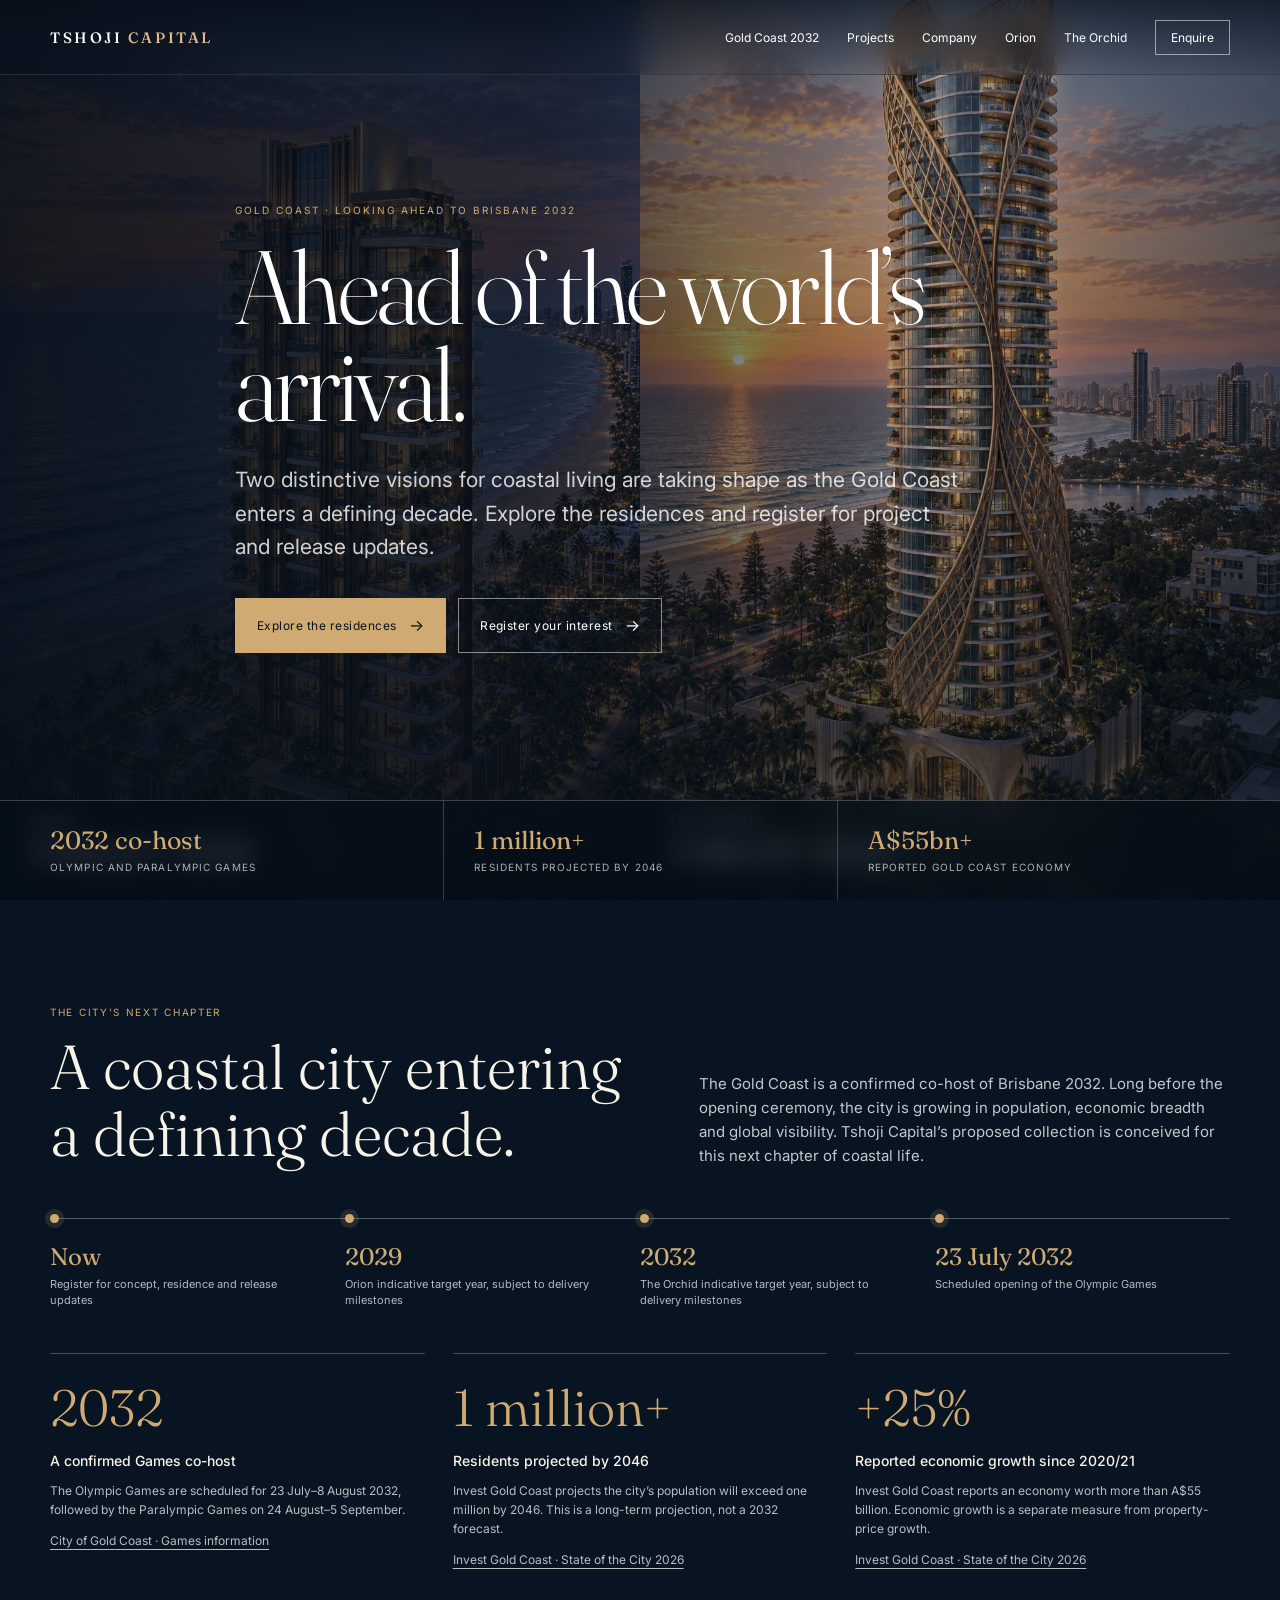
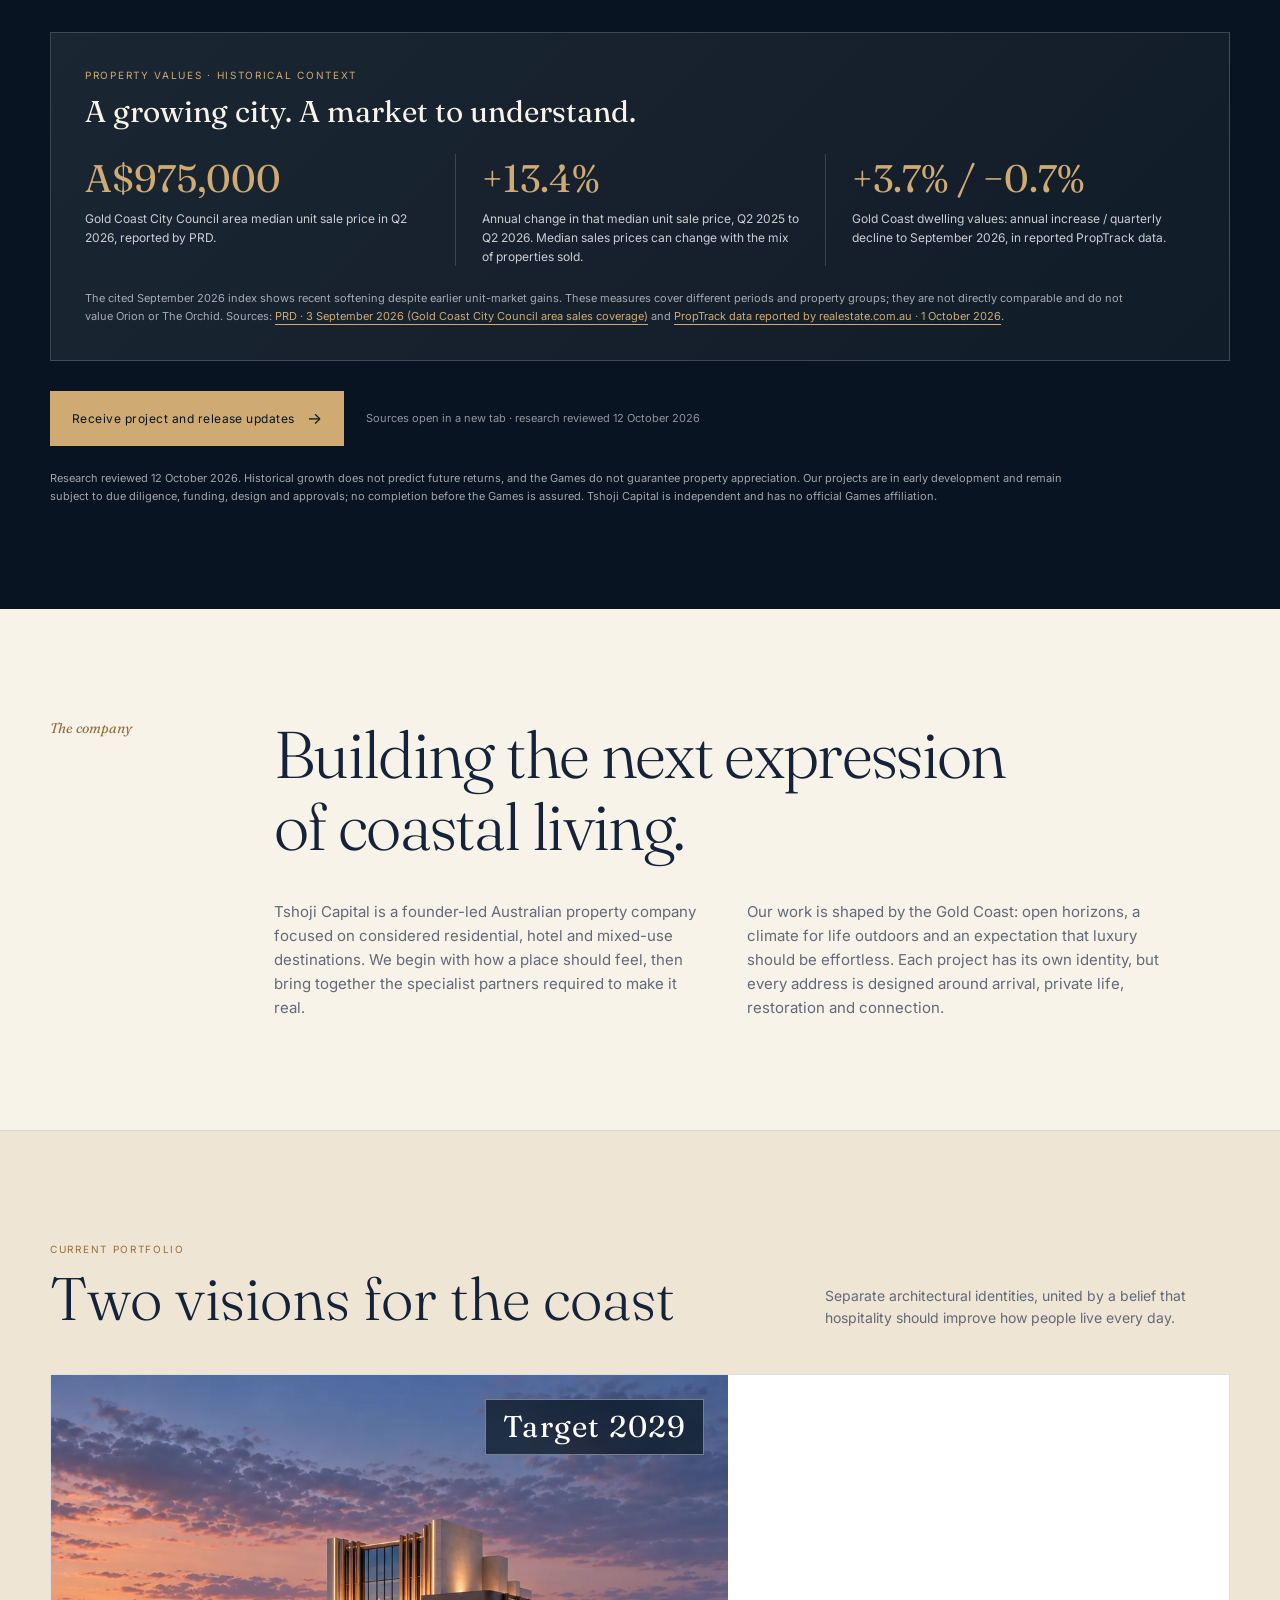
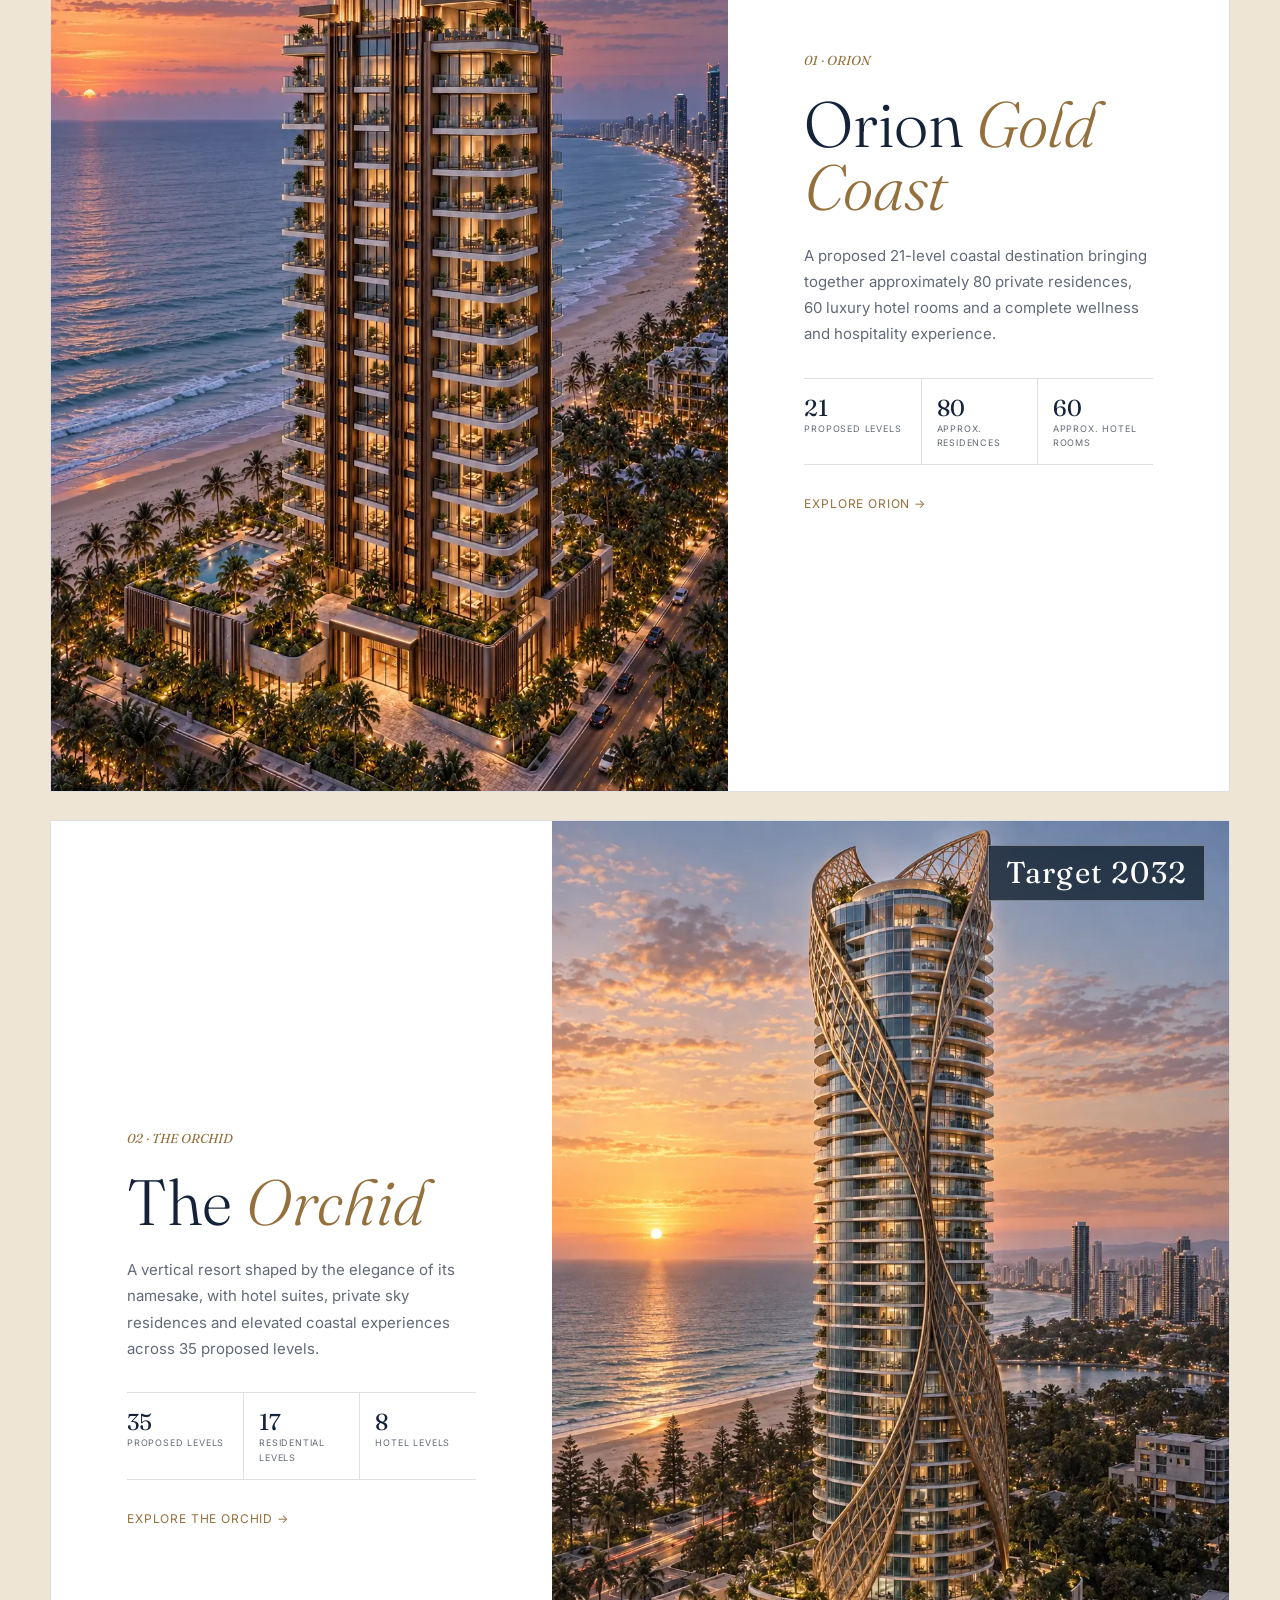
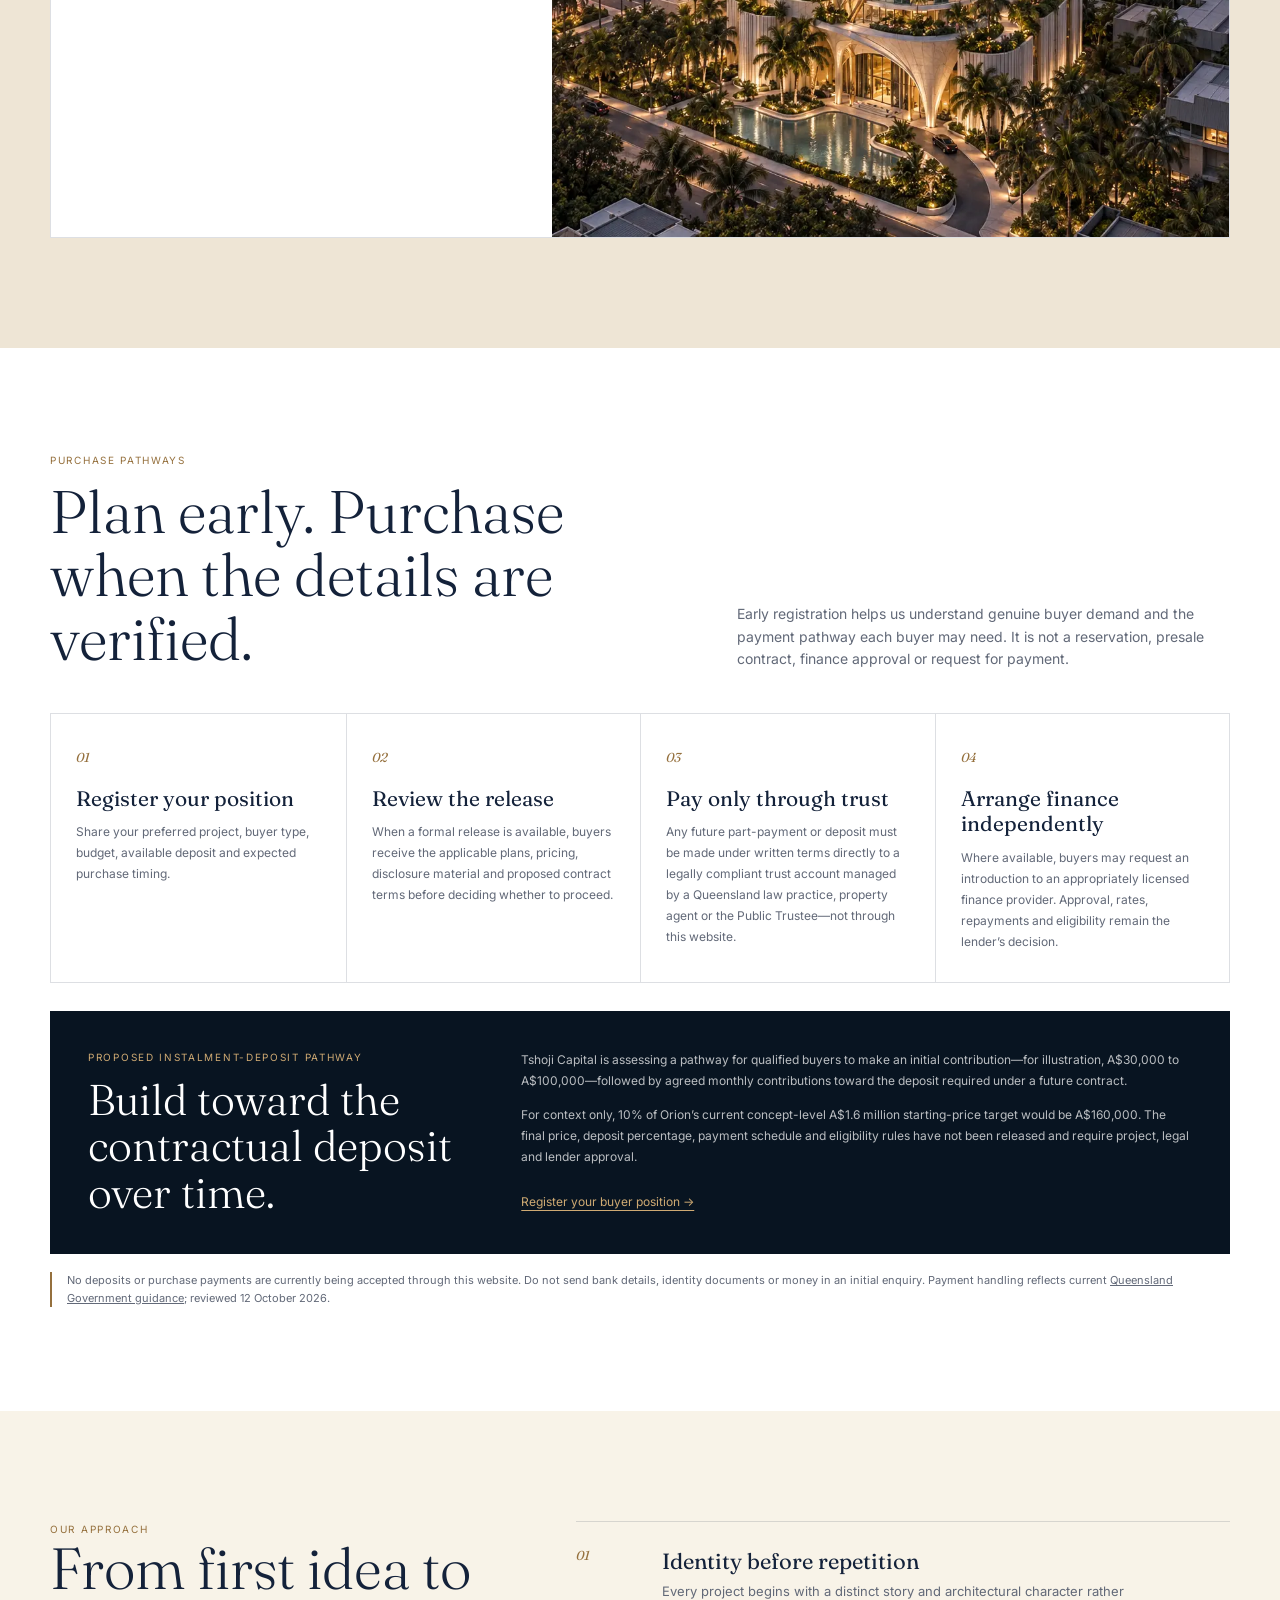
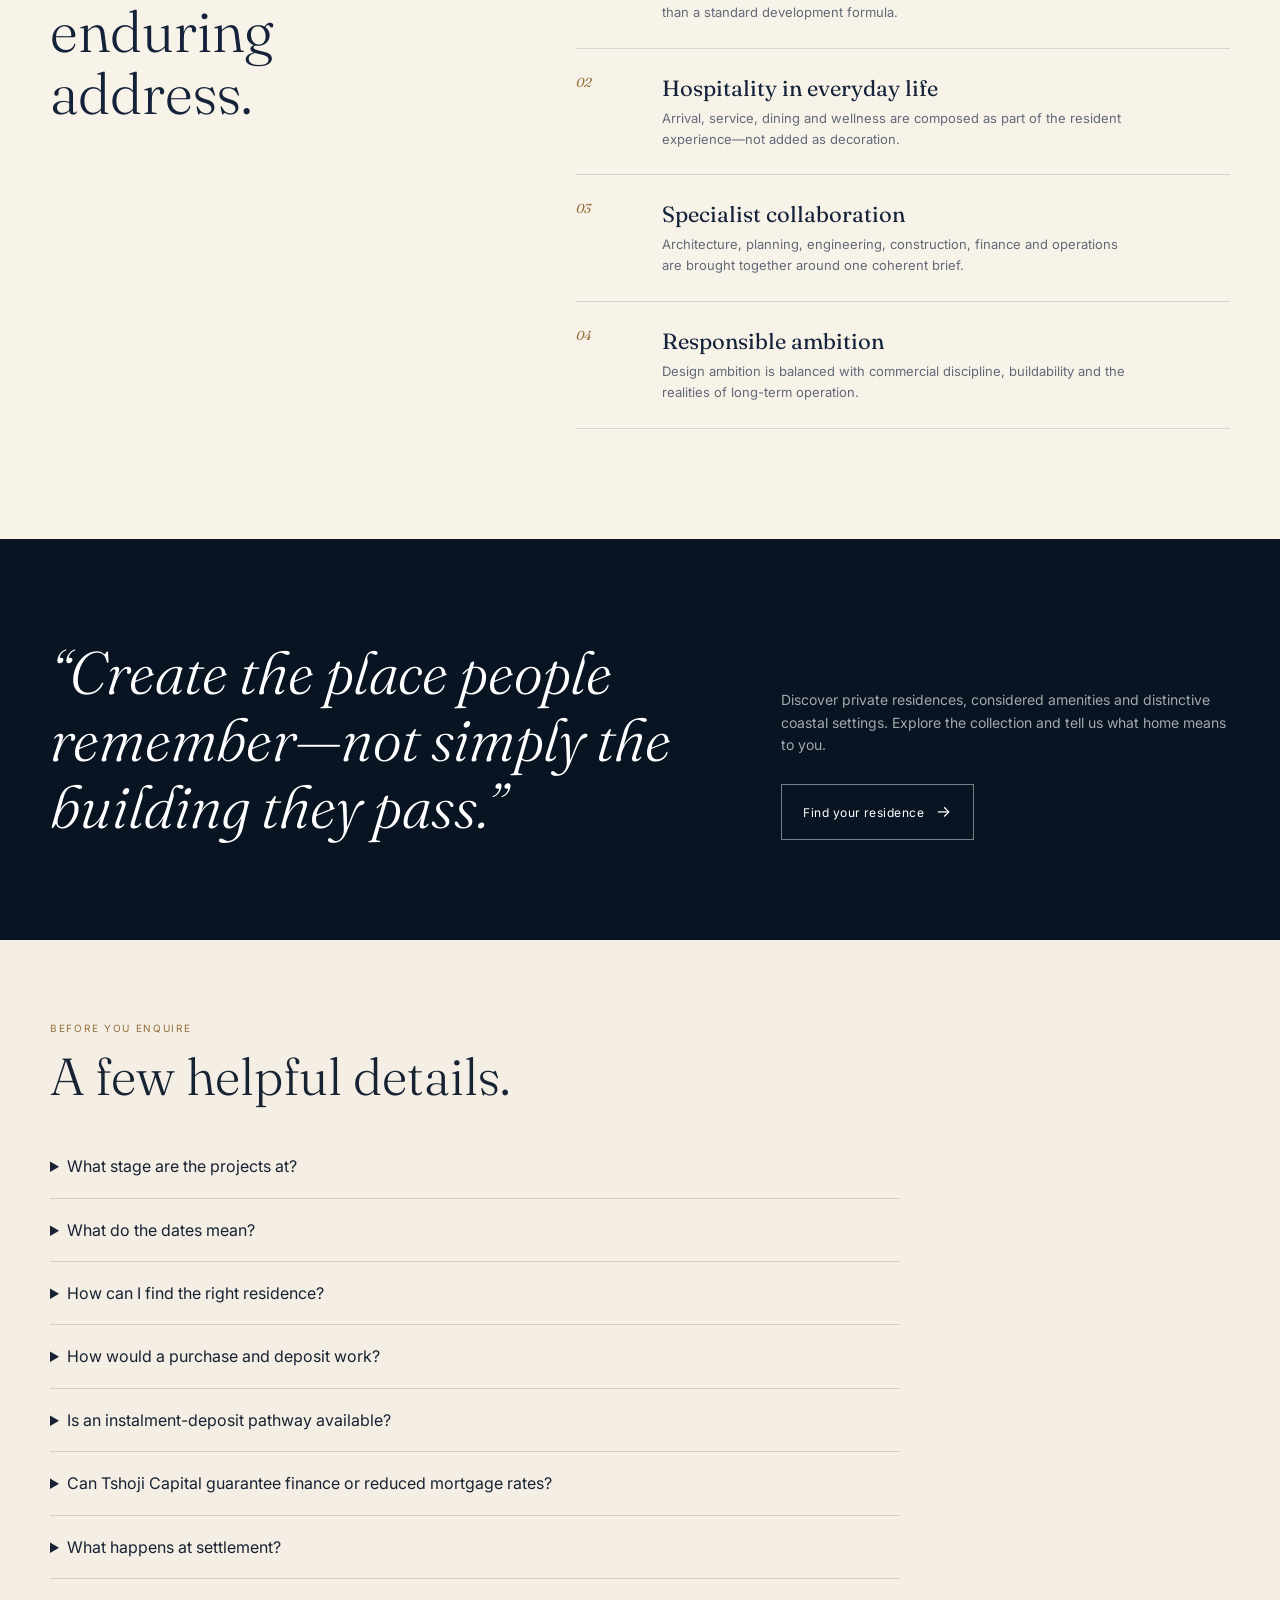
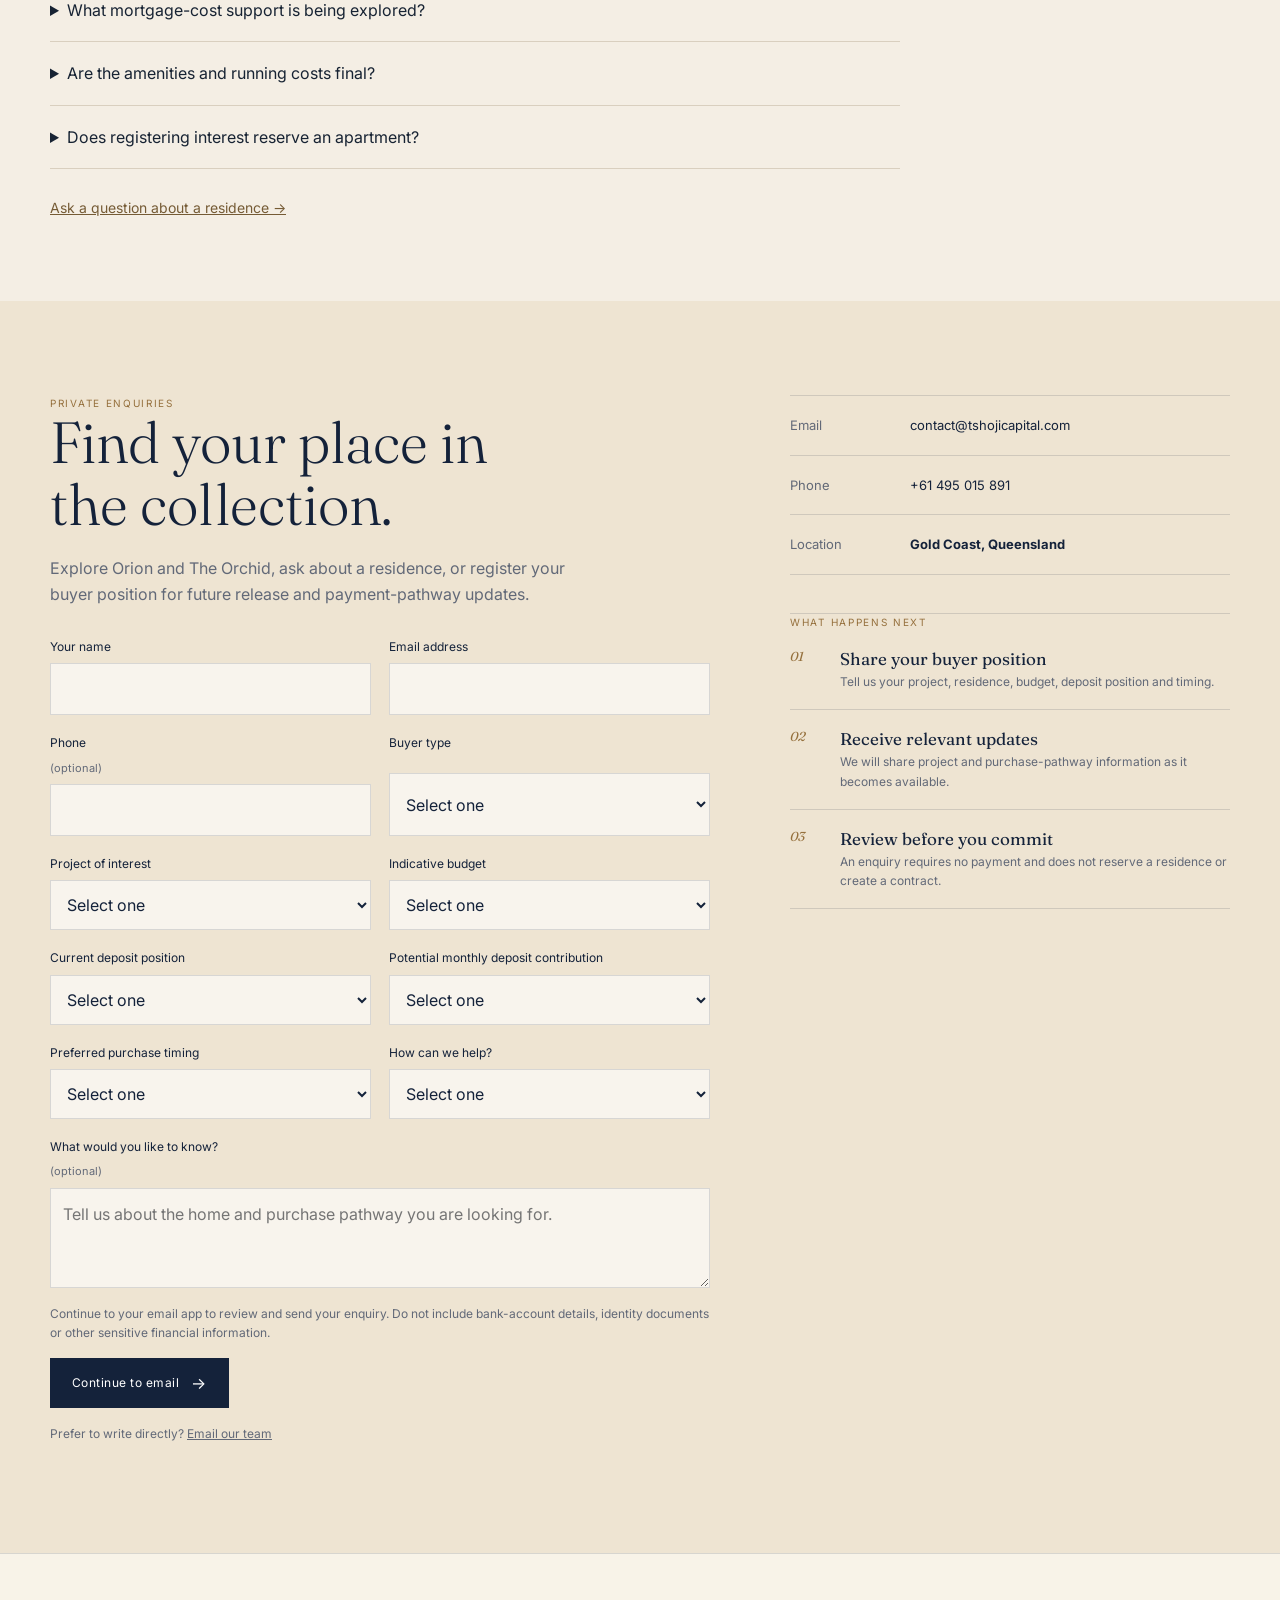
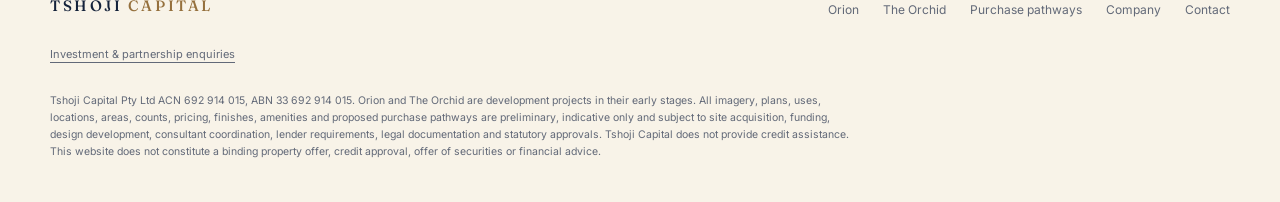
<file: index.html>
<!DOCTYPE html>
<html lang="en">
<head>
  <meta charset="UTF-8"><meta name="viewport" content="width=device-width, initial-scale=1.0">
  <title>Tshoji Capital — Distinctive Gold Coast Developments</title>
  <meta name="description" content="Explore proposed Gold Coast residences by Tshoji Capital ahead of Brisbane 2032. Discover Orion, The Orchid and sourced city and property market insights.">
  <link rel="preconnect" href="https://fonts.googleapis.com"><link rel="preconnect" href="https://fonts.gstatic.com" crossorigin><link href="https://fonts.googleapis.com/css2?family=Fraunces:ital,opsz,wght@0,9..144,300;0,9..144,400;0,9..144,500;1,9..144,400&family=Inter:wght@400;500;600&display=swap" rel="stylesheet">
  <style>
    :root{--ivory:#f8f3e8;--sand:#eee4d2;--ink:#14223a;--navy:#081421;--muted:#626978;--gold:#95703d;--gold-light:#cfaa73;--line:rgba(20,34,58,.14);--display:'Fraunces',Georgia,serif;--body:'Inter',sans-serif}
    *{box-sizing:border-box;margin:0;padding:0}html{scroll-behavior:smooth}body{background:var(--ivory);color:var(--ink);font-family:var(--body);line-height:1.6;-webkit-font-smoothing:antialiased}img{display:block;width:100%}a{color:inherit}.wrap{width:min(1180px,calc(100% - 48px));margin:auto}
    .nav{position:fixed;inset:0 0 auto;z-index:40;background:rgba(248,243,232,.9);backdrop-filter:blur(14px);border-bottom:1px solid var(--line)}.nav-inner{height:74px;display:flex;align-items:center;justify-content:space-between;gap:28px}.brand{font:500 15px var(--display);letter-spacing:.17em;text-decoration:none}.brand span{color:var(--gold)}.nav-links{display:flex;align-items:center;gap:28px;list-style:none}.nav-links a{font-size:12px;text-decoration:none;color:var(--muted)}.nav-cta{border:1px solid rgba(20,34,58,.3);padding:9px 15px!important;color:var(--ink)!important}
    .hero{min-height:100vh;background:var(--navy);color:#fff;position:relative;overflow:hidden;display:flex;align-items:center}.hero-media{position:absolute;inset:0;display:grid;grid-template-columns:1fr 1fr}.hero-media figure{position:relative;overflow:hidden}.hero-media img{height:100%;object-fit:cover}.hero-media figure:first-child img{object-position:center 25%}.hero-media::after{content:"";position:absolute;inset:0;background:linear-gradient(90deg,rgba(6,15,26,.94) 0%,rgba(6,15,26,.76) 42%,rgba(6,15,26,.3) 73%,rgba(6,15,26,.53)),linear-gradient(0deg,rgba(6,15,26,.78),transparent 48%)}.hero-copy{position:relative;z-index:2;padding:140px 0 185px;max-width:810px}.eyebrow{text-transform:uppercase;letter-spacing:.2em;font-size:10px;color:var(--gold-light);margin-bottom:20px}h1{font:300 clamp(52px,8.3vw,104px)/.94 var(--display);letter-spacing:-.035em}.hero-copy p{font-size:clamp(16px,2vw,21px);max-width:56ch;color:rgba(255,255,255,.8);margin-top:30px}.hero-actions{display:flex;gap:12px;flex-wrap:wrap;margin-top:34px}.btn{display:inline-flex;align-items:center;gap:12px;text-decoration:none;padding:14px 21px;border:1px solid rgba(255,255,255,.5);font-size:12px;letter-spacing:.04em;transition:background .25s ease,border-color .25s ease,color .25s ease}.btn:hover{background:#fff;color:var(--navy);border-color:#fff}.btn.fill{background:var(--gold-light);border-color:var(--gold-light);color:var(--navy)}.btn.fill:hover{background:#e1c08e;border-color:#e1c08e}.btn::after{content:"\2192";font-size:16px}.hero-proof{position:absolute;z-index:3;inset:auto 0 0;border-top:1px solid rgba(255,255,255,.22);background:rgba(5,14,24,.72);backdrop-filter:blur(12px)}.hero-proof-grid{display:grid;grid-template-columns:repeat(3,1fr)}.hero-proof-item{padding:24px 30px 25px 0}.hero-proof-item+ .hero-proof-item{border-left:1px solid rgba(255,255,255,.2);padding-left:30px}.hero-proof-item strong{display:block;font:400 25px var(--display);color:var(--gold-light)}.hero-proof-item span{display:block;font-size:10px;letter-spacing:.11em;text-transform:uppercase;color:rgba(255,255,255,.67);margin-top:4px}
    .manifesto{padding:110px 0;border-bottom:1px solid var(--line)}.manifesto-grid{display:grid;grid-template-columns:170px 1fr;gap:54px}.manifesto-mark{font:italic 14px var(--display);color:var(--gold)}.manifesto h2{font:300 clamp(38px,5.6vw,66px)/1.08 var(--display);letter-spacing:-.025em;max-width:19ch}.manifesto-copy{display:grid;grid-template-columns:1fr 1fr;gap:46px;margin-top:38px;max-width:900px}.manifesto-copy p{font-size:15px;color:var(--muted)}
    .portfolio{padding:110px 0;background:#eee5d5}.section-top{display:flex;align-items:end;justify-content:space-between;gap:30px;margin-bottom:44px}.kicker{color:var(--gold);font-size:10px;letter-spacing:.17em;text-transform:uppercase}.section-top h2{font:300 clamp(38px,5vw,60px)/1.05 var(--display);margin-top:10px}.section-top p{color:var(--muted);max-width:45ch;font-size:14px}.project-list{display:grid;gap:28px}.project-card{display:grid;grid-template-columns:1.15fr .85fr;min-height:600px;background:#fff;text-decoration:none;overflow:hidden;border:1px solid var(--line)}.project-card:nth-child(even){grid-template-columns:.85fr 1.15fr}.project-card:nth-child(even) .project-image{order:2}.project-image{position:relative;overflow:hidden}.project-image img{height:100%;object-fit:cover;transition:transform .8s cubic-bezier(.2,.8,.2,1)}.project-card:hover .project-image img{transform:scale(1.025)}.project-copy{padding:clamp(42px,6vw,76px);display:flex;flex-direction:column;justify-content:center;align-items:flex-start}.project-number{font:italic 13px var(--display);color:var(--gold);margin-bottom:25px}.project-copy h3{font:300 clamp(44px,5vw,68px)/.98 var(--display)}.project-copy h3 em{color:var(--gold);font-weight:300}.project-copy>p{color:var(--muted);font-size:15px;line-height:1.75;margin:24px 0 30px;max-width:42ch}.project-meta{width:100%;display:grid;grid-template-columns:repeat(3,1fr);border-top:1px solid var(--line);border-bottom:1px solid var(--line);margin-bottom:29px}.project-meta div{padding:15px 10px 14px 0}.project-meta div+div{border-left:1px solid var(--line);padding-left:15px}.project-meta strong{display:block;font:400 23px var(--display)}.project-meta span{display:block;font-size:9px;color:var(--muted);letter-spacing:.09em;text-transform:uppercase}.explore{font-size:12px;letter-spacing:.07em;text-transform:uppercase;color:var(--gold)}.explore::after{content:" \2192"}
    .approach{padding:110px 0}.approach-grid{display:grid;grid-template-columns:.8fr 1.2fr;gap:90px;align-items:start}.approach h2{font:300 clamp(38px,5vw,58px)/1.08 var(--display)}.principles{border-top:1px solid var(--line)}.principle{display:grid;grid-template-columns:64px 1fr;gap:22px;padding:25px 0;border-bottom:1px solid var(--line)}.principle span{font:italic 13px var(--display);color:var(--gold)}.principle h3{font:400 22px var(--display);margin-bottom:6px}.principle p{font-size:13px;color:var(--muted);max-width:58ch}
    .statement{background:var(--navy);color:#fff;padding:100px 0}.statement-inner{display:grid;grid-template-columns:1fr .7fr;gap:90px;align-items:end}.statement blockquote{font:italic 300 clamp(36px,5vw,60px)/1.12 var(--display);max-width:18ch}.statement p{color:rgba(255,255,255,.63);font-size:14px;margin-bottom:28px}.statement .btn{border-color:rgba(255,255,255,.45)}
    .contact{padding:94px 0;background:var(--sand)}.contact-grid{display:grid;grid-template-columns:1.2fr .8fr;gap:80px}.contact h2{font:300 clamp(38px,5vw,58px)/1.08 var(--display);max-width:15ch}.contact p{color:var(--muted);margin-top:20px;max-width:55ch}.contact-details{border-top:1px solid var(--line)}.contact-row{display:grid;grid-template-columns:120px 1fr;padding:19px 0;border-bottom:1px solid var(--line);font-size:13px}.contact-row span{color:var(--muted)}.contact-row a{text-decoration:none}
    footer{padding:42px 0;border-top:1px solid var(--line)}.footer-row{display:flex;justify-content:space-between;gap:30px;align-items:flex-start}.footer-nav{display:flex;gap:24px;list-style:none;flex-wrap:wrap}.footer-nav a{font-size:12px;text-decoration:none;color:var(--muted)}.legal{font-size:10.5px;color:var(--muted);max-width:800px;margin-top:28px}.reveal{opacity:1;transform:none;transition:.7s ease}.reveal.in{opacity:1;transform:none}
    @media(max-width:900px){.nav-links li:not(:last-child){display:none}.hero-media{grid-template-columns:1fr}.hero-media figure+figure{display:none}.manifesto-grid,.approach-grid,.statement-inner,.contact-grid{grid-template-columns:1fr}.project-card,.project-card:nth-child(even){grid-template-columns:1fr}.project-card:nth-child(even) .project-image{order:0}.project-image{min-height:560px}.approach-grid,.statement-inner,.contact-grid{gap:48px}}
    @media(max-width:620px){.wrap{width:min(100% - 34px,1180px)}.nav-inner{height:64px}.hero-media::after{background:linear-gradient(90deg,rgba(6,15,26,.85),rgba(6,15,26,.35)),linear-gradient(0deg,rgba(6,15,26,.58),transparent 60%)}.manifesto,.portfolio,.approach{padding:78px 0}.manifesto-grid{grid-template-columns:1fr;gap:18px}.manifesto-copy{grid-template-columns:1fr;gap:18px}.section-top{display:block}.section-top p{margin-top:18px}.project-image{min-height:430px}.project-copy{padding:44px 24px}.project-meta strong{font-size:20px}.statement{padding:76px 0}.footer-row{flex-direction:column}}

    .city-outlook{padding:104px 0;background:var(--navy);color:var(--ivory);scroll-margin-top:90px}.outlook-intro{display:grid;grid-template-columns:1.1fr 1fr;gap:65px;align-items:end}.city-outlook h2{font:300 clamp(38px,5vw,62px)/1.08 var(--display);margin-top:14px;max-width:17ch}.outlook-intro p{color:rgba(255,255,255,.76);font-size:15px}.outlook-timeline{display:grid;grid-template-columns:repeat(4,1fr);margin:50px 0 44px;border-top:1px solid rgba(255,255,255,.3)}.timeline-point{position:relative;padding:23px 24px 0 0}.timeline-point::before{content:"";position:absolute;left:0;top:-5px;width:9px;height:9px;border-radius:50%;background:var(--gold-light);box-shadow:0 0 0 5px rgba(207,170,115,.15)}.timeline-point strong{display:block;font:400 24px var(--display);color:var(--gold-light)}.timeline-point span{display:block;margin-top:5px;color:rgba(255,255,255,.7);font-size:11px;line-height:1.5}.city-stats{display:grid;grid-template-columns:repeat(3,1fr);gap:28px;margin:0 0 34px}.city-stat{padding:26px 0;border-top:1px solid rgba(255,255,255,.25)}.city-stat strong{display:block;font:300 clamp(38px,4vw,56px)/1.1 var(--display);color:var(--gold-light)}.city-stat h3{font-size:14px;font-weight:500;margin:14px 0 8px}.city-stat p,.city-stat a{font-size:12px;color:rgba(255,255,255,.72)}.city-stat a{display:inline-block;margin-top:12px;text-underline-offset:4px}.market-panel{background:linear-gradient(135deg,rgba(255,255,255,.075),rgba(255,255,255,.035));border:1px solid rgba(255,255,255,.18);padding:34px}.market-panel h3{font:400 30px var(--display);margin:10px 0 24px}.market-grid{display:grid;grid-template-columns:repeat(3,1fr);gap:0}.market-grid>div{padding-right:26px}.market-grid>div+div{padding-left:26px;border-left:1px solid rgba(255,255,255,.16)}.market-grid strong{display:block;font:400 clamp(28px,3vw,39px) var(--display);color:var(--gold-light);white-space:nowrap}.market-grid p{font-size:12px;color:rgba(255,255,255,.78);margin-top:7px}.market-context,.outlook-note{font-size:11px;color:rgba(255,255,255,.62);margin-top:24px;max-width:1050px}.market-panel a{color:var(--gold-light);text-underline-offset:4px}.outlook-cta{display:flex;align-items:center;gap:22px;flex-wrap:wrap;margin-top:30px}.outlook-cta span{font-size:11px;color:rgba(255,255,255,.55)}.outlook-note a{color:inherit}.city-outlook .kicker{color:var(--gold-light)}.enquiry-steps{margin-top:38px;border-top:1px solid var(--line)}.enquiry-step{display:grid;grid-template-columns:34px 1fr;gap:16px;padding:18px 0;border-bottom:1px solid var(--line)}.enquiry-step>span{font:italic 13px var(--display);color:var(--gold)}.enquiry-step strong{display:block;font:400 17px var(--display)}.enquiry-step p{font-size:12px;margin:3px 0 0;color:var(--muted)}
    @media(max-width:900px){.hero-proof-grid{grid-template-columns:1fr 1fr}.hero-proof-item:last-child{display:none}.outlook-timeline{grid-template-columns:repeat(2,1fr);row-gap:28px}.market-grid{grid-template-columns:1fr}.market-grid>div{padding:0 0 20px}.market-grid>div+div{padding:20px 0;border-left:0;border-top:1px solid rgba(255,255,255,.16)}}
    @media(max-width:760px){.outlook-intro{grid-template-columns:1fr;gap:25px}.city-stats{grid-template-columns:1fr;gap:14px}.city-stat{padding:20px 0}.market-panel{padding:24px}.city-outlook{padding:72px 0}.hero-copy{padding:120px 0 200px}.hero-copy h1{font-size:clamp(48px,13vw,80px)}.hero-proof-item{padding:17px 14px 18px 0}.hero-proof-item+ .hero-proof-item{padding-left:14px}.hero-proof-item strong{font-size:19px}.hero-proof-item span{font-size:8px}.outlook-timeline{margin-top:38px}.timeline-point{padding-right:14px}}
  </style>
  <link rel="stylesheet" href="assets/site-enhancements.css">
</head>
<body>
  <a class="skip-link" href="#main-content">Skip to content</a>
  <nav class="nav"><div class="wrap nav-inner"><a class="brand" href="index.html">TSHOJI <span>CAPITAL</span></a><ul class="nav-links"><li><a href="#gold-coast-2032">Gold Coast 2032</a></li><li><a href="#portfolio">Projects</a></li><li><a href="#company">Company</a></li><li><a href="orion.html">Orion</a></li><li><a href="the-orchid.html">The Orchid</a></li><li><a class="nav-cta" href="#contact">Enquire</a></li></ul></div></nav>
  <main id="main-content">
  <header class="hero"><div class="hero-media"><figure><img src="assets/orion/orion-exterior-hero.webp" alt="Orion rising beside the Gold Coast at sunset"><figcaption class="image-year">Orion <span>Target 2029</span></figcaption></figure><figure><img src="assets/orchid/exterior-sunset.webp" alt="The Orchid on the Gold Coast"><figcaption class="image-year">The Orchid <span>Target 2032</span></figcaption></figure></div><div class="wrap hero-copy"><div class="eyebrow">Gold Coast · Looking ahead to Brisbane 2032</div><h1>Ahead of the world’s arrival.</h1><p>Two distinctive visions for coastal living are taking shape as the Gold Coast enters a defining decade. Explore the residences and register for project and release updates.</p><div class="hero-actions"><a class="btn fill" href="#portfolio">Explore the residences</a><a class="btn" href="#contact">Register your interest</a></div></div><div class="hero-proof" aria-label="Gold Coast outlook"><div class="wrap hero-proof-grid"><div class="hero-proof-item"><strong>2032 co-host</strong><span>Olympic and Paralympic Games</span></div><div class="hero-proof-item"><strong>1 million+</strong><span>Residents projected by 2046</span></div><div class="hero-proof-item"><strong>A$55bn+</strong><span>Reported Gold Coast economy</span></div></div></div></header>

  <section id="gold-coast-2032" class="city-outlook" aria-labelledby="outlook-title"><div class="wrap">
    <div class="outlook-intro"><div><div class="kicker">The city’s next chapter</div><h2 id="outlook-title">A coastal city entering a defining decade.</h2></div><p>The Gold Coast is a confirmed co-host of Brisbane 2032. Long before the opening ceremony, the city is growing in population, economic breadth and global visibility. Tshoji Capital’s proposed collection is conceived for this next chapter of coastal life.</p></div>
    <div class="outlook-timeline" aria-label="Indicative project and Games timeline"><div class="timeline-point"><strong>Now</strong><span>Register for concept, residence and release updates</span></div><div class="timeline-point"><strong>2029</strong><span>Orion indicative target year, subject to delivery milestones</span></div><div class="timeline-point"><strong>2032</strong><span>The Orchid indicative target year, subject to delivery milestones</span></div><div class="timeline-point"><strong>23 July 2032</strong><span>Scheduled opening of the Olympic Games</span></div></div>
    <div class="city-stats">
      <article class="city-stat"><strong>2032</strong><h3>A confirmed Games co-host</h3><p>The Olympic Games are scheduled for 23 July–8 August 2032, followed by the Paralympic Games on 24 August–5 September.</p><a href="https://www.goldcoast.qld.gov.au/Invest-do-business/Olympic-and-Paralympic-Games-Brisbane-2032" target="_blank" rel="noopener noreferrer">City of Gold Coast · Games information</a></article>
      <article class="city-stat"><strong>1 million+</strong><h3>Residents projected by 2046</h3><p>Invest Gold Coast projects the city’s population will exceed one million by 2046. This is a long-term projection, not a 2032 forecast.</p><a href="https://www.linkedin.com/posts/investgoldcoast_stateofthecity-goldcoaster-grp-activity-7473525120892841984-z0Ss" target="_blank" rel="noopener noreferrer">Invest Gold Coast · State of the City 2026</a></article>
      <article class="city-stat"><strong>+25%</strong><h3>Reported economic growth since 2020/21</h3><p>Invest Gold Coast reports an economy worth more than A$55 billion. Economic growth is a separate measure from property-price growth.</p><a href="https://www.linkedin.com/posts/investgoldcoast_stateofthecity-goldcoaster-grp-activity-7473525120892841984-z0Ss" target="_blank" rel="noopener noreferrer">Invest Gold Coast · State of the City 2026</a></article>
    </div>
    <div class="market-panel"><div class="kicker">Property values · Historical context</div><h3>A growing city. A market to understand.</h3><div class="market-grid">
      <div><strong>A$975,000</strong><p>Gold Coast City Council area median unit sale price in Q2 2026, reported by PRD.</p></div>
      <div><strong>+13.4%</strong><p>Annual change in that median unit sale price, Q2 2025 to Q2 2026. Median sales prices can change with the mix of properties sold.</p></div>
      <div><strong>+3.7% / −0.7%</strong><p>Gold Coast dwelling values: annual increase / quarterly decline to September 2026, in reported PropTrack data.</p></div>
    </div><p class="market-context">The cited September 2026 index shows recent softening despite earlier unit-market gains. These measures cover different periods and property groups; they are not directly comparable and do not value Orion or The Orchid. Sources: <a href="https://www.prd.com.au/coolangatta/research-hub/article/coolangatta-market-update-2nd-half-2026/" target="_blank" rel="noopener noreferrer">PRD · 3 September 2026 (Gold Coast City Council area sales coverage)</a> and <a href="https://www.realestate.com.au/news/slowing-isnt-crashing-gold-coast-home-prices-drop-further/" target="_blank" rel="noopener noreferrer">PropTrack data reported by realestate.com.au · 1 October 2026</a>.</p></div>
    <div class="outlook-cta"><a class="btn fill" href="#contact">Receive project and release updates</a><span>Sources open in a new tab · research reviewed 12 October 2026</span></div>
    <p class="outlook-note">Research reviewed 12 October 2026. Historical growth does not predict future returns, and the Games do not guarantee property appreciation. Our projects are in early development and remain subject to due diligence, funding, design and approvals; no completion before the Games is assured. Tshoji Capital is independent and has no official Games affiliation.</p>
  </div></section>
  <section id="company" class="manifesto"><div class="wrap manifesto-grid reveal"><div class="manifesto-mark">The company</div><div><h2>Building the next expression of coastal living.</h2><div class="manifesto-copy"><p>Tshoji Capital is a founder-led Australian property company focused on considered residential, hotel and mixed-use destinations. We begin with how a place should feel, then bring together the specialist partners required to make it real.</p><p>Our work is shaped by the Gold Coast: open horizons, a climate for life outdoors and an expectation that luxury should be effortless. Each project has its own identity, but every address is designed around arrival, private life, restoration and connection.</p></div></div></div></section>
  <section id="portfolio" class="portfolio"><div class="wrap"><div class="section-top reveal"><div><div class="kicker">Current portfolio</div><h2>Two visions for the coast</h2></div><p>Separate architectural identities, united by a belief that hospitality should improve how people live every day.</p></div><div class="project-list"><a class="project-card reveal" href="orion.html"><div class="project-image"><img src="assets/orion/orion-exterior-hero.webp" alt="Orion rising beside the Gold Coast at sunset" loading="lazy"><span class="project-year">Target 2029</span></div><div class="project-copy"><div class="project-number">01 · ORION</div><h3>Orion <em>Gold Coast</em></h3><p>A proposed 21-level coastal destination bringing together approximately 80 private residences, 60 luxury hotel rooms and a complete wellness and hospitality experience.</p><div class="project-meta"><div><strong>21</strong><span>Proposed levels</span></div><div><strong>80</strong><span>Approx. residences</span></div><div><strong>60</strong><span>Approx. hotel rooms</span></div></div><span class="explore">Explore Orion</span></div></a><a class="project-card reveal" href="the-orchid.html"><div class="project-image"><img src="assets/orchid/exterior-sunset.webp" alt="The Orchid tower at sunset" loading="lazy"><span class="project-year">Target 2032</span></div><div class="project-copy"><div class="project-number">02 · THE ORCHID</div><h3>The <em>Orchid</em></h3><p>A vertical resort shaped by the elegance of its namesake, with hotel suites, private sky residences and elevated coastal experiences across 35 proposed levels.</p><div class="project-meta"><div><strong>35</strong><span>Proposed levels</span></div><div><strong>17</strong><span>Residential levels</span></div><div><strong>8</strong><span>Hotel levels</span></div></div><span class="explore">Explore The Orchid</span></div></a></div></div></section>
  <section id="purchase-pathways" class="purchase-pathways"><div class="wrap reveal"><div class="purchase-heading"><div><div class="kicker">Purchase pathways</div><h2>Plan early. Purchase when the details are verified.</h2></div><p>Early registration helps us understand genuine buyer demand and the payment pathway each buyer may need. It is not a reservation, presale contract, finance approval or request for payment.</p></div><div class="purchase-grid"><article><span>01</span><h3>Register your position</h3><p>Share your preferred project, buyer type, budget, available deposit and expected purchase timing.</p></article><article><span>02</span><h3>Review the release</h3><p>When a formal release is available, buyers receive the applicable plans, pricing, disclosure material and proposed contract terms before deciding whether to proceed.</p></article><article><span>03</span><h3>Pay only through trust</h3><p>Any future part-payment or deposit must be made under written terms directly to a legally compliant trust account managed by a Queensland law practice, property agent or the Public Trustee—not through this website.</p></article><article><span>04</span><h3>Arrange finance independently</h3><p>Where available, buyers may request an introduction to an appropriately licensed finance provider. Approval, rates, repayments and eligibility remain the lender’s decision.</p></article></div><div class="pathway-panel"><div><div class="kicker">Proposed instalment-deposit pathway</div><h3>Build toward the contractual deposit over time.</h3></div><div><p>Tshoji Capital is assessing a pathway for qualified buyers to make an initial contribution—for illustration, A$30,000 to A$100,000—followed by agreed monthly contributions toward the deposit required under a future contract.</p><p>For context only, 10% of Orion’s current concept-level A$1.6 million starting-price target would be A$160,000. The final price, deposit percentage, payment schedule and eligibility rules have not been released and require project, legal and lender approval.</p><a class="purchase-cta" href="#contact">Register your buyer position &rarr;</a></div></div><p class="purchase-note">No deposits or purchase payments are currently being accepted through this website. Do not send bank details, identity documents or money in an initial enquiry. Payment handling reflects current <a href="https://www.qld.gov.au/community/fair-trading/regulated-industries-licensing-and-legislation/property-industry-regulation/managing-your-property-agency-or-business/property-development" target="_blank" rel="noopener noreferrer">Queensland Government guidance</a>; reviewed 12 October 2026.</p></div></section>
  <section id="approach" class="approach"><div class="wrap approach-grid reveal"><div><div class="kicker">Our approach</div><h2>From first idea to enduring address.</h2></div><div class="principles"><article class="principle"><span>01</span><div><h3>Identity before repetition</h3><p>Every project begins with a distinct story and architectural character rather than a standard development formula.</p></div></article><article class="principle"><span>02</span><div><h3>Hospitality in everyday life</h3><p>Arrival, service, dining and wellness are composed as part of the resident experience—not added as decoration.</p></div></article><article class="principle"><span>03</span><div><h3>Specialist collaboration</h3><p>Architecture, planning, engineering, construction, finance and operations are brought together around one coherent brief.</p></div></article><article class="principle"><span>04</span><div><h3>Responsible ambition</h3><p>Design ambition is balanced with commercial discipline, buildability and the realities of long-term operation.</p></div></article></div></div></section>
  <section class="statement"><div class="wrap statement-inner reveal"><blockquote>“Create the place people remember—not simply the building they pass.”</blockquote><div><p>Discover private residences, considered amenities and distinctive coastal settings. Explore the collection and tell us what home means to you.</p><a class="btn" href="#contact">Find your residence</a></div></div></section>
  <section class="buyer-faq" id="buyer-questions"><div class="wrap"><div class="kicker">Before you enquire</div><h2>A few helpful details.</h2><div class="faq-list"><details><summary>What stage are the projects at?</summary><p>Orion and The Orchid are development projects in their early stages. The designs are being developed and remain subject to site acquisition, consultant coordination and statutory approvals.</p></details><details><summary>What do the dates mean?</summary><p>Orion is targeting 2029 and The Orchid 2032. These are indicative target years, not guaranteed completion or move-in dates. Enquire for the latest project status before making any plans.</p></details><details><summary>How can I find the right residence?</summary><p>Explore the residence renders and concept floor plans, then tell us your preferred bedroom count and layout. You can request indicative pricing, further plan information and release updates through the enquiry form.</p></details><details><summary>How would a purchase and deposit work?</summary><p>Registration is the first step only. A purchase would occur only after a formal release, required disclosure and a written off-the-plan contract. Any future part-payments or deposit would be paid directly to a legally compliant trust account under the contract—not to Tshoji Capital through this website.</p></details><details><summary>Is an instalment-deposit pathway available?</summary><p>A structured pathway is being assessed for qualified buyers, with an illustrative initial contribution of A$30,000 to A$100,000 and continuing through monthly contributions toward the contractual deposit. It is not yet open, and its final terms require legal, project and lender approval.</p></details><details><summary>Can Tshoji Capital guarantee finance or reduced mortgage rates?</summary><p>No. Home-loan approval and interest rates are determined by the lender. Tshoji Capital does not provide credit assistance. Any future finance introduction or company-funded mortgage-cost assistance would be separately documented and subject to availability, eligibility, independent advice, responsible-lending assessment and approval by an appropriately licensed provider.</p></details><details><summary>What happens at settlement?</summary><p>Under a future purchase contract, the deposit would form part of the purchase price. The remaining balance and applicable costs would be payable at settlement, using the buyer’s funds and any approved finance. Contract dates, adjustments, duty and other costs must be reviewed with the buyer’s independent solicitor.</p></details><details><summary>What mortgage-cost support is being explored?</summary><p>We are exploring a separately funded, capped contribution toward eligible buyers’ mortgage costs during the first one to two years after settlement. This is a proposed program, not a released offer or a guaranteed reduction in a lender’s interest rate. Eligibility, contribution limits, duration and funding must be agreed and disclosed in writing before any offer is made.</p></details><details><summary>Are the amenities and running costs final?</summary><p>The amenities shown are proposed. Access arrangements, service charges, body corporate levies and operating details are not finalised. Ask for the latest information on the residence you are considering.</p></details><details><summary>Does registering interest reserve an apartment?</summary><p>No. An enquiry is an expression of interest only; it does not reserve a residence, require a deposit or create a purchase contract.</p></details></div><a class="faq-link" href="#contact">Ask a question about a residence &rarr;</a></div></section>
  <section id="contact" class="contact"><div class="wrap contact-grid reveal"><div><div class="kicker">Private enquiries</div><h2>Find your place in the collection.</h2><p>Explore Orion and The Orchid, ask about a residence, or register your buyer position for future release and payment-pathway updates.</p><form class="buyer-enquiry" data-project="The collection" action="mailto:contact@tshojicapital.com" method="get"><div class="enquiry-fields"><label>Your name<input name="name" autocomplete="name" maxlength="100" required></label><label>Email address<input name="email" type="email" autocomplete="email" maxlength="254" required></label><label>Phone <span>(optional)</span><input name="phone" type="tel" autocomplete="tel" maxlength="40"></label><label>Buyer type<select name="buyer_type" required><option value="">Select one</option><option>First-home buyer</option><option>Owner-occupier</option><option>Downsizer</option><option>Property investor</option><option>Still exploring</option></select></label><label>Project of interest<select name="interest"><option value="">Select one</option><option>Orion</option><option>The Orchid</option><option>Help me choose</option></select></label><label>Indicative budget<select name="budget"><option value="">Select one</option><option>Under A$1 million</option><option>A$1m–A$1.5m</option><option>A$1.5m–A$2m</option><option>A$2m–A$3m</option><option>A$3m–A$5m</option><option>A$5m+</option><option>Not decided</option></select></label><label>Current deposit position<select name="deposit"><option value="">Select one</option><option>Under A$30,000</option><option>A$30,000–under A$60,000</option><option>A$60,000–under A$100,000</option><option>A$100,000–under A$160,000</option><option>A$160,000 or more</option><option>Prefer to discuss</option></select></label><label>Potential monthly deposit contribution<select name="monthly"><option value="">Select one</option><option>Under A$2,000</option><option>A$2,000–under A$5,000</option><option>A$5,000–under A$10,000</option><option>A$10,000 or more</option><option>Prefer to discuss</option></select></label><label>Preferred purchase timing<select name="timing"><option value="">Select one</option><option>Within 6 months of a formal release</option><option>6–12 months after a formal release</option><option>1–2 years after a formal release</option><option>More than 2 years after a formal release</option><option>Project updates only</option></select></label><label>How can we help?<select name="request"><option value="">Select one</option><option>Residence details and floor plans</option><option>Indicative pricing</option><option>Proposed instalment-deposit pathway</option><option>Proposed mortgage-cost support</option><option>Finance introduction when available</option><option>Project and release updates</option><option>Amenities and services</option><option>Arrange a conversation</option></select></label><label class="enquiry-message">What would you like to know? <span>(optional)</span><textarea name="message" rows="3" maxlength="1500" placeholder="Tell us about the home and purchase pathway you are looking for."></textarea></label></div><p class="enquiry-help">Continue to your email app to review and send your enquiry. Do not include bank-account details, identity documents or other sensitive financial information.</p><button class="btn enquiry-submit" type="submit">Continue to email</button><p class="enquiry-status" role="status" aria-live="polite"></p><p class="enquiry-direct">Prefer to write directly? <a href="mailto:contact@tshojicapital.com?subject=The%20collection%20residence%20enquiry">Email our team</a></p></form></div><div><div class="contact-details"><div class="contact-row"><span>Email</span><a href="mailto:contact@tshojicapital.com">contact@tshojicapital.com</a></div><div class="contact-row"><span>Phone</span><a href="tel:+61495015891">+61 495 015 891</a></div><div class="contact-row"><span>Location</span><strong>Gold Coast, Queensland</strong></div></div><div class="enquiry-steps"><div class="kicker">What happens next</div><div class="enquiry-step"><span>01</span><div><strong>Share your buyer position</strong><p>Tell us your project, residence, budget, deposit position and timing.</p></div></div><div class="enquiry-step"><span>02</span><div><strong>Receive relevant updates</strong><p>We will share project and purchase-pathway information as it becomes available.</p></div></div><div class="enquiry-step"><span>03</span><div><strong>Review before you commit</strong><p>An enquiry requires no payment and does not reserve a residence or create a contract.</p></div></div></div></div></div></section>
  </main>
  <footer><div class="wrap"><div class="footer-row"><a class="brand" href="index.html">TSHOJI <span>CAPITAL</span></a><ul class="footer-nav"><li><a href="orion.html">Orion</a></li><li><a href="the-orchid.html">The Orchid</a></li><li><a href="#purchase-pathways">Purchase pathways</a></li><li><a href="#company">Company</a></li><li><a href="#contact">Contact</a></li></ul></div><a class="partner-enquiry" href="mailto:contact@tshojicapital.com?subject=Investment%20%26%20partnership%20enquiry&amp;body=Please%20contact%20me%20to%20discuss%20investment%20or%20partnership%20opportunities.%0A%0AName%3A%0ACompany%3A%0APhone%3A%0AProject%20of%20interest%3A">Investment &amp; partnership enquiries</a><p class="legal">Tshoji Capital Pty Ltd ACN 692 914 015, ABN 33 692 914 015. Orion and The Orchid are development projects in their early stages. All imagery, plans, uses, locations, areas, counts, pricing, finishes, amenities and proposed purchase pathways are preliminary, indicative only and subject to site acquisition, funding, design development, consultant coordination, lender requirements, legal documentation and statutory approvals. Tshoji Capital does not provide credit assistance. This website does not constitute a binding property offer, credit approval, offer of securities or financial advice.</p></div></footer>
  <script>(function(){var n=document.querySelectorAll('.reveal');if(!('IntersectionObserver'in window)){n.forEach(function(x){x.classList.add('in')});return}n.forEach(function(x){x.classList.add('reveal-pending')});var o=new IntersectionObserver(function(e){e.forEach(function(x){if(x.isIntersecting){x.target.classList.add('in');o.unobserve(x.target)}})},{threshold:0,rootMargin:'0px'});n.forEach(function(x){o.observe(x)})})();</script><script src="assets/site-enhancements.js"></script>
</body></html>
</file>
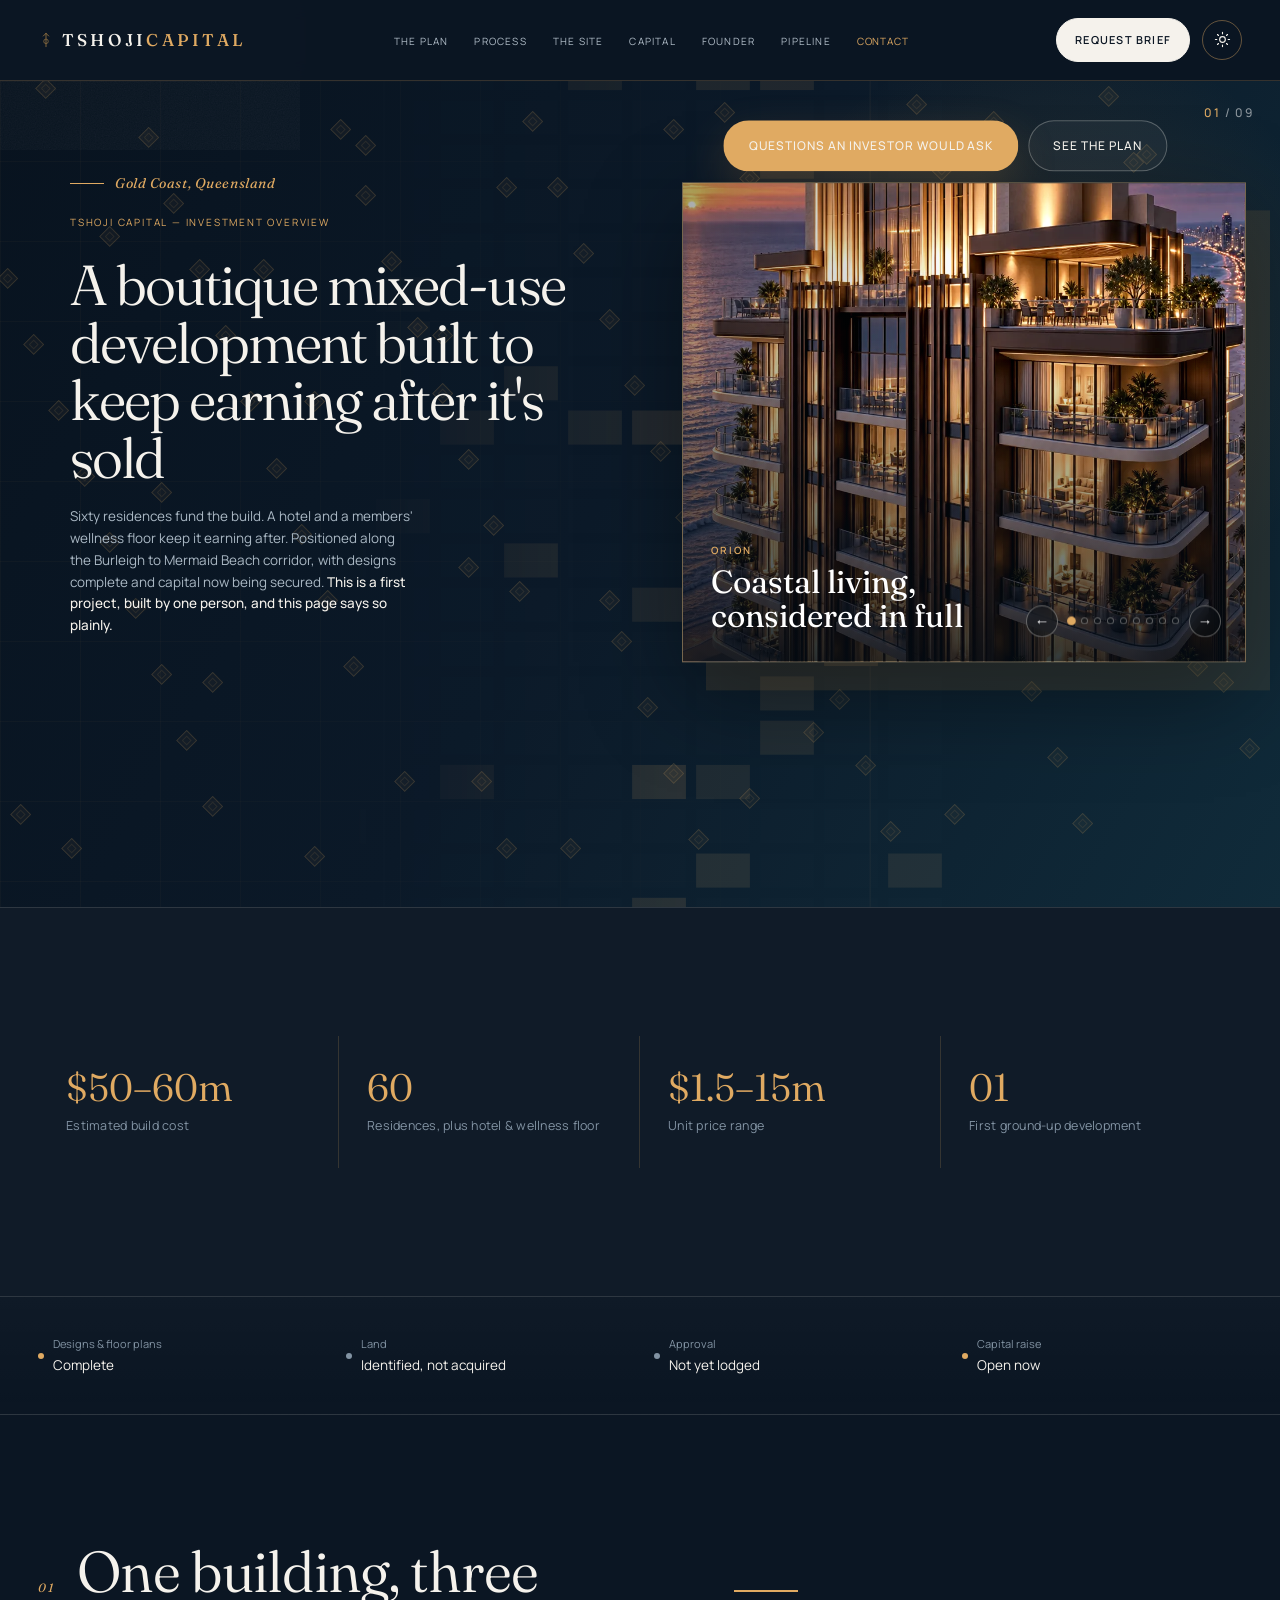
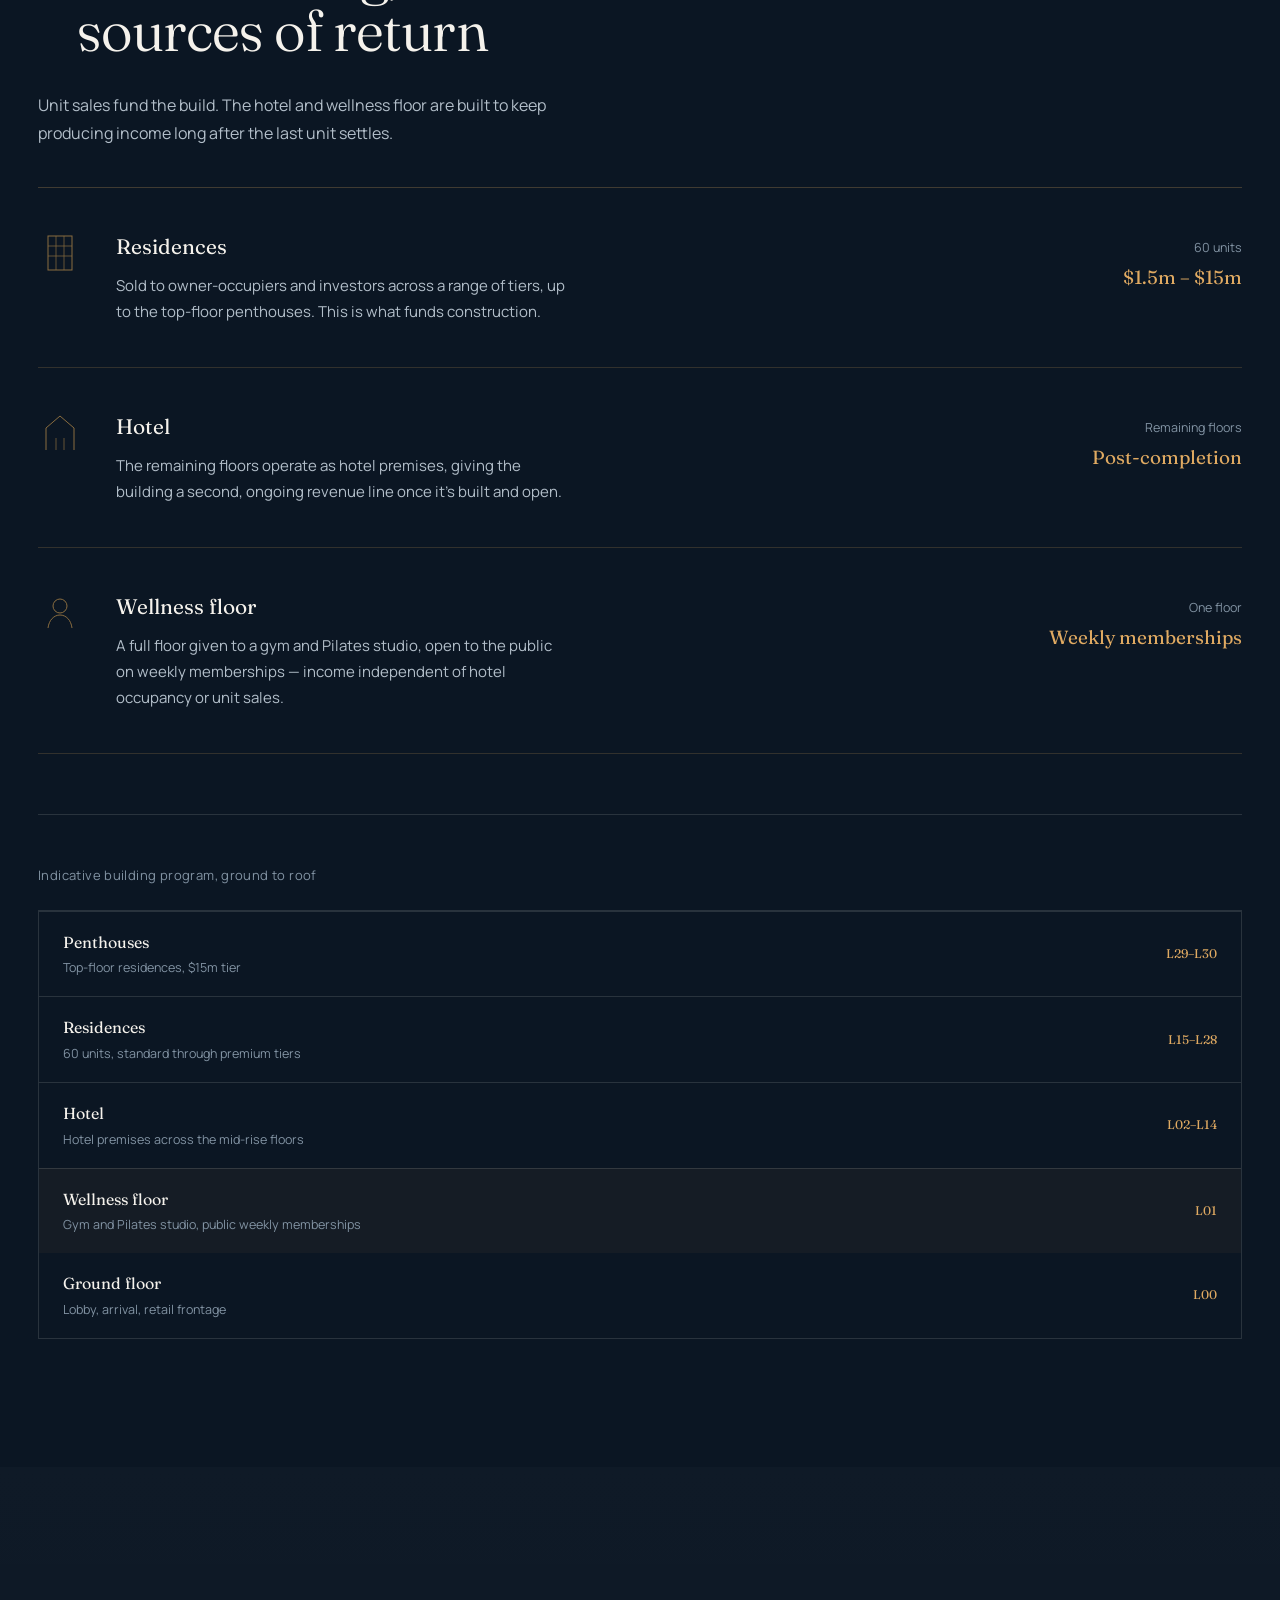
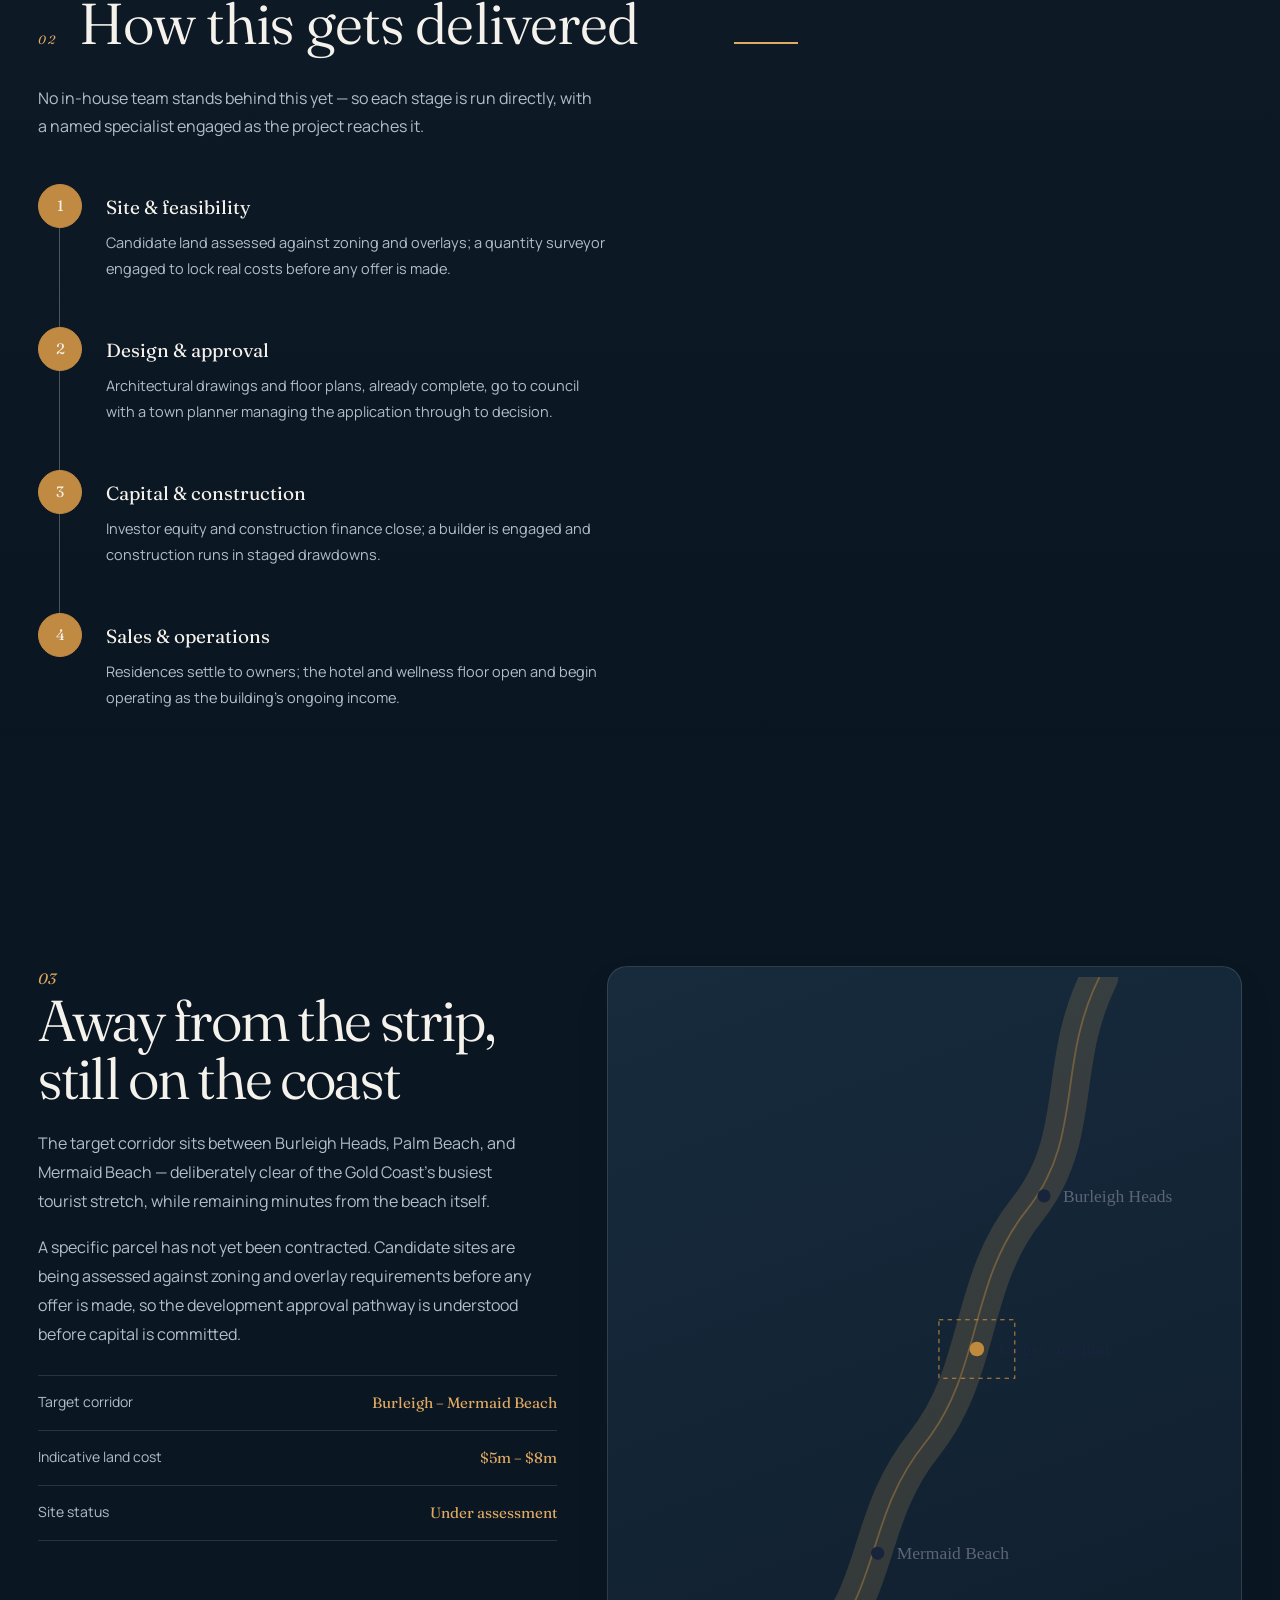
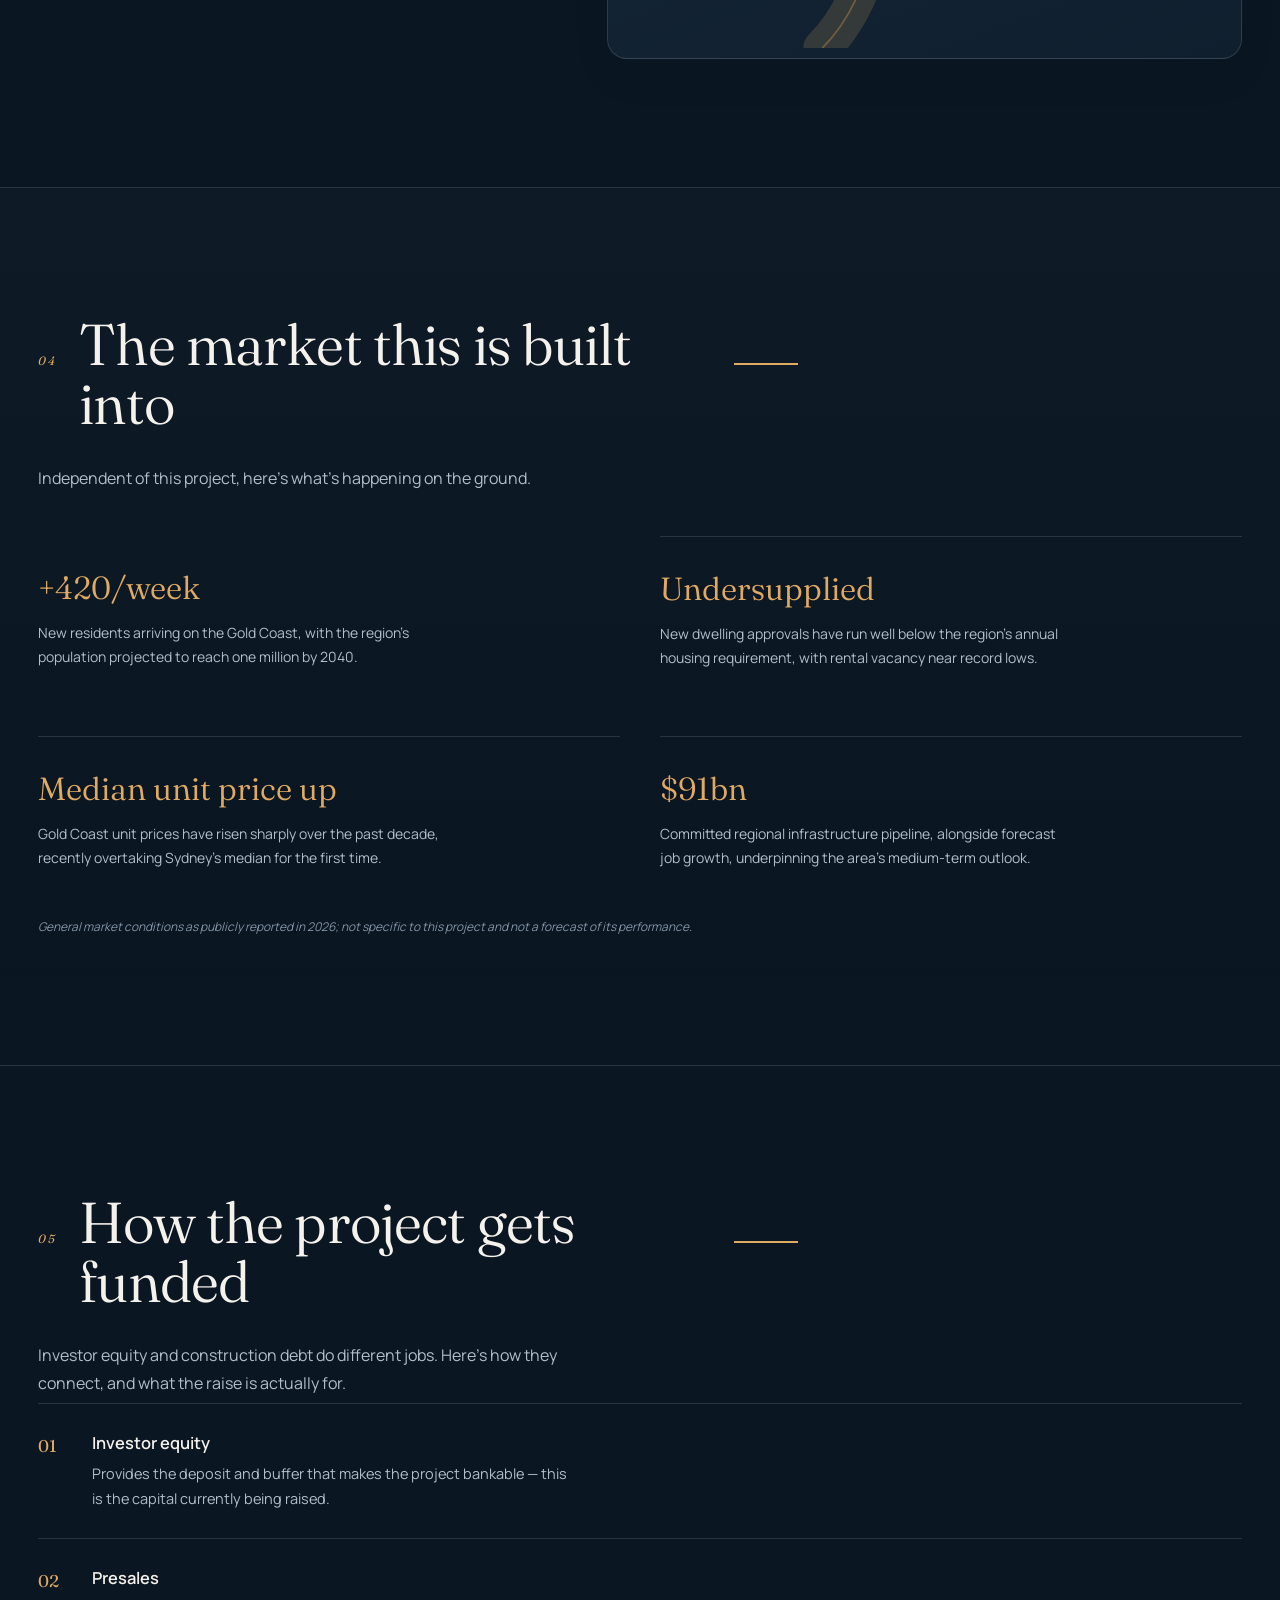
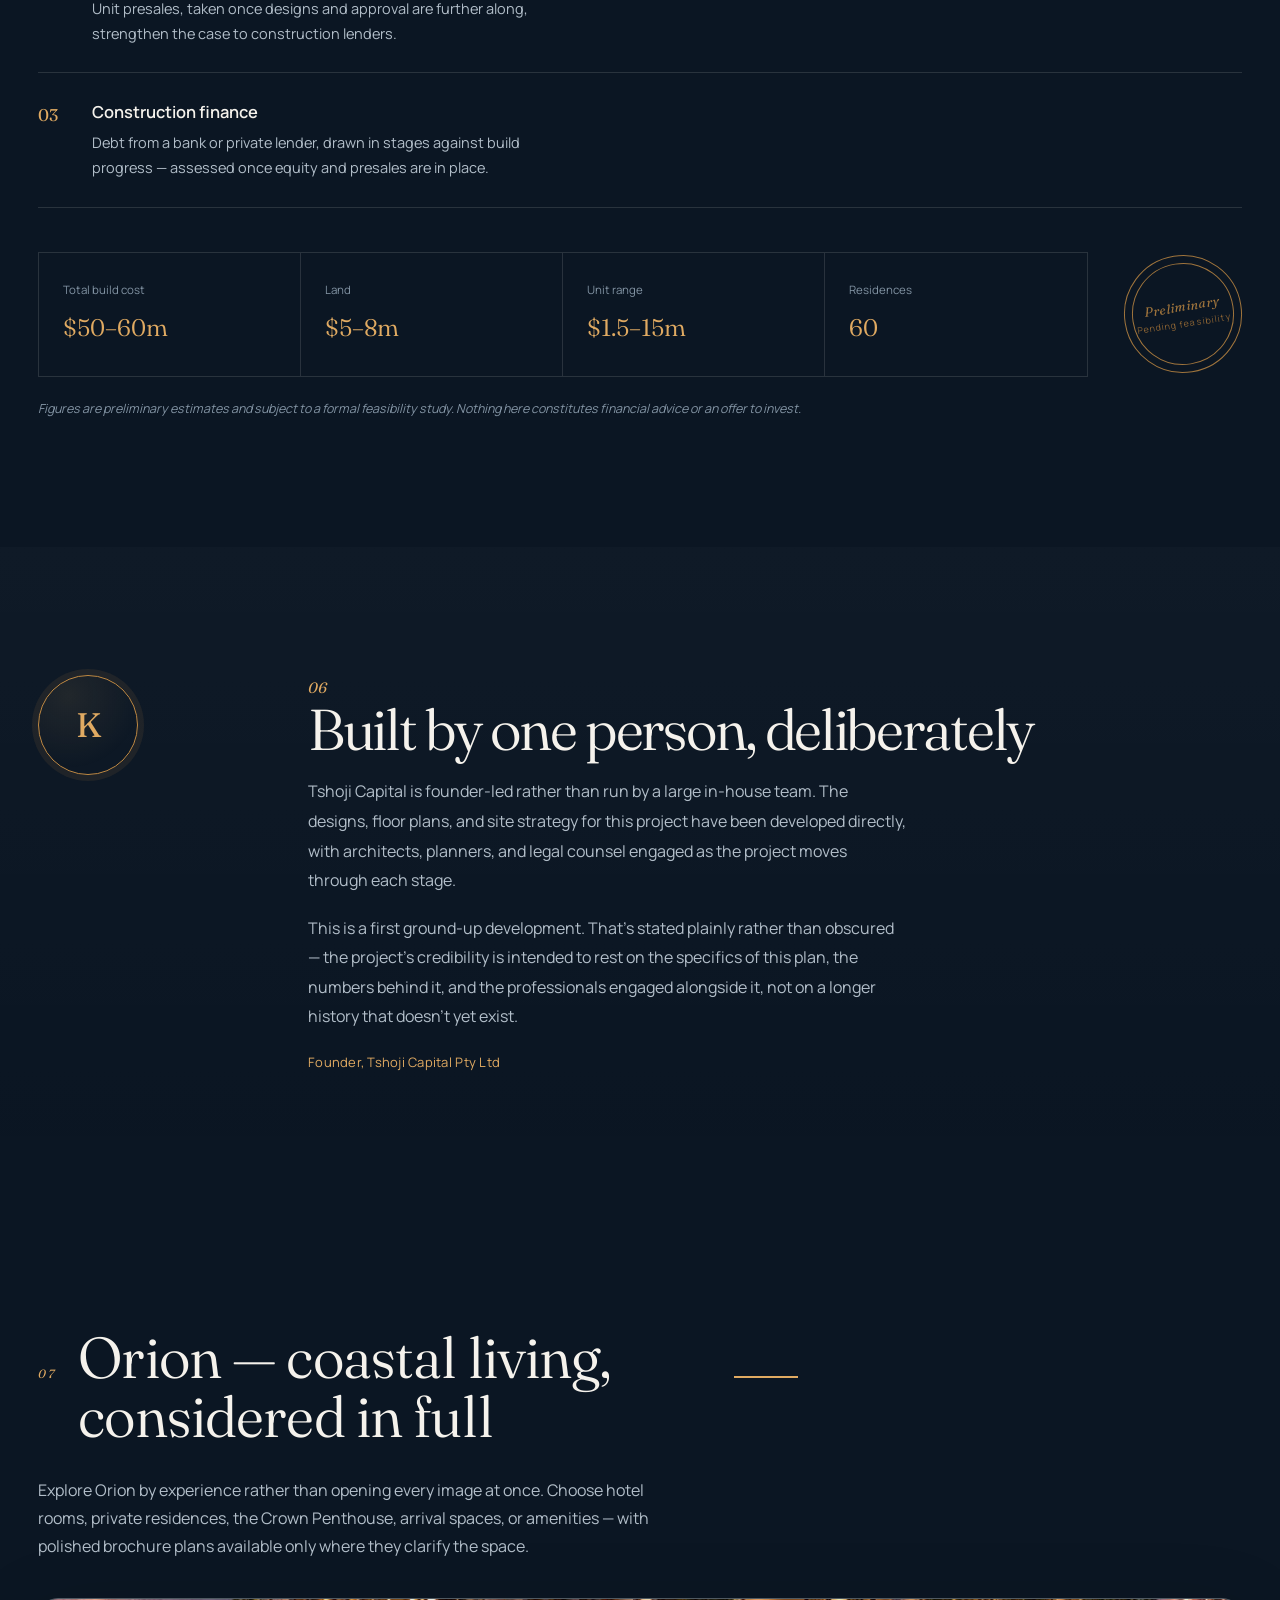
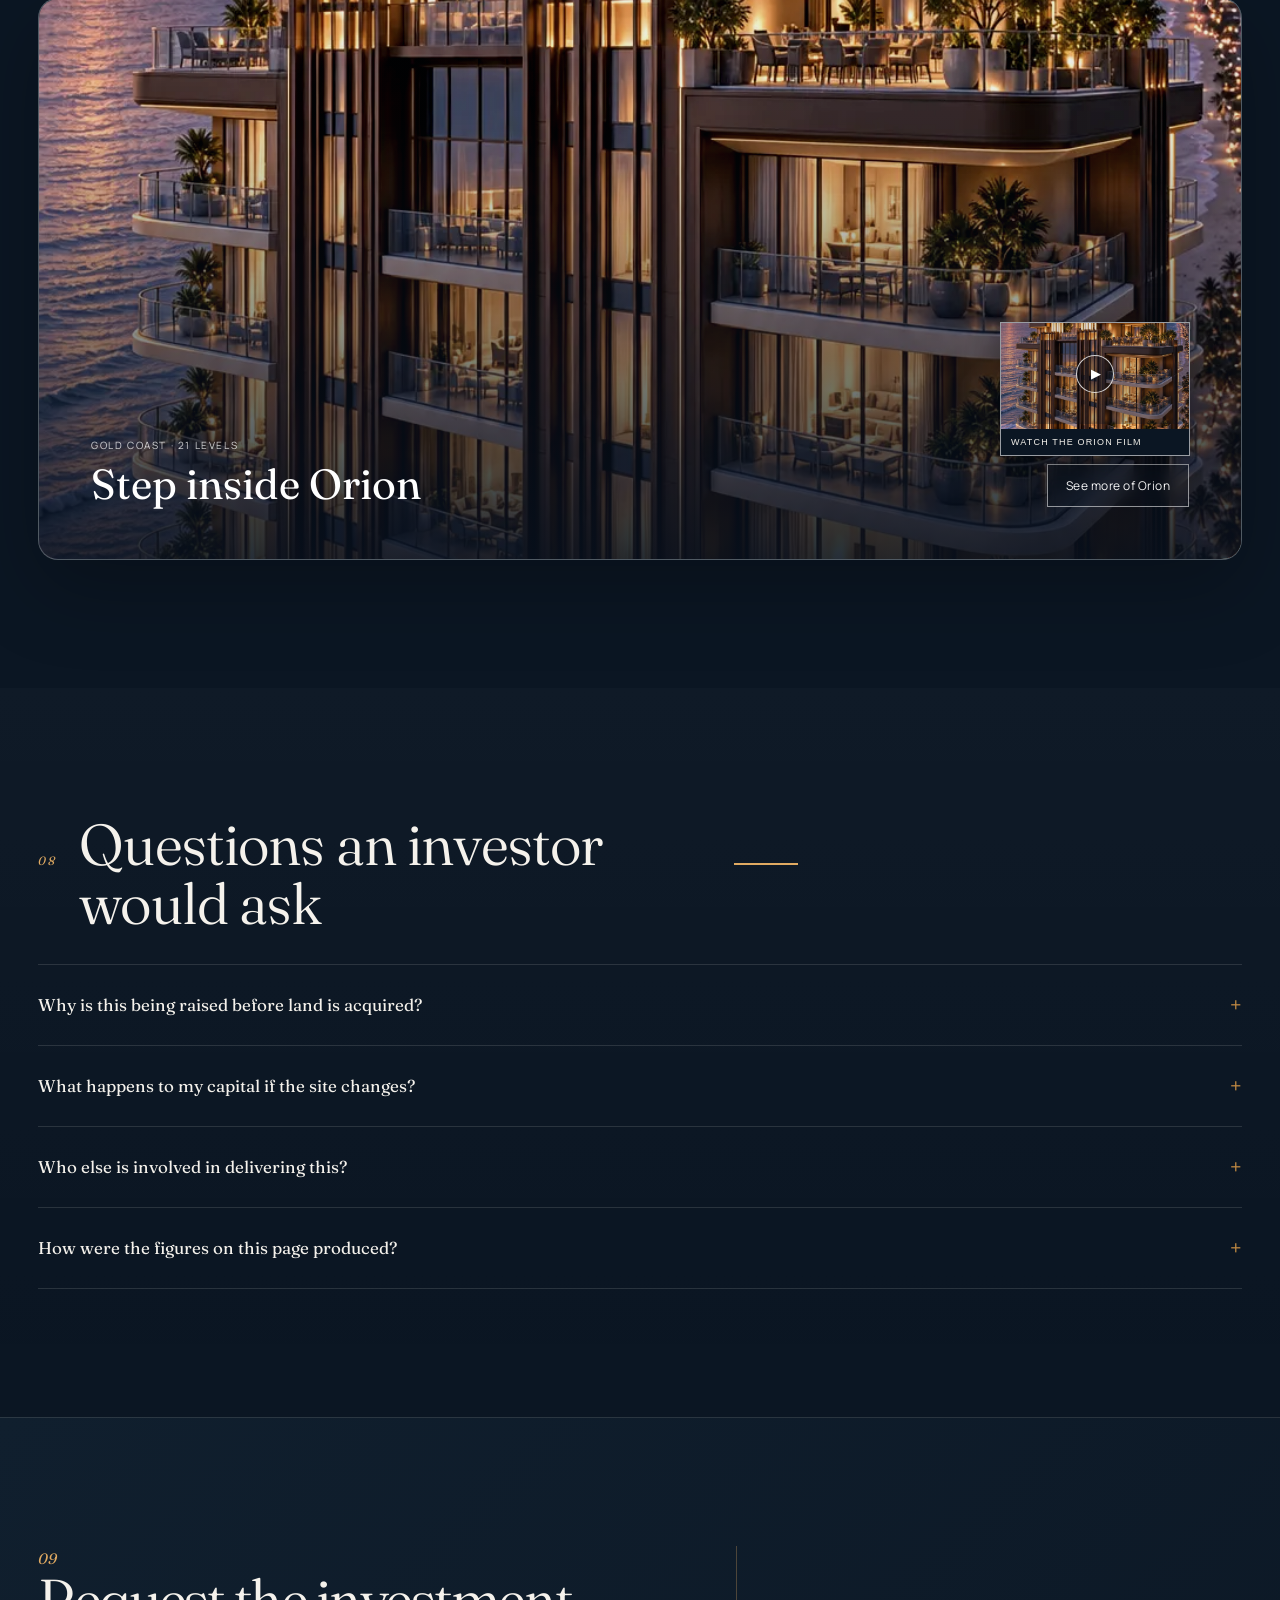
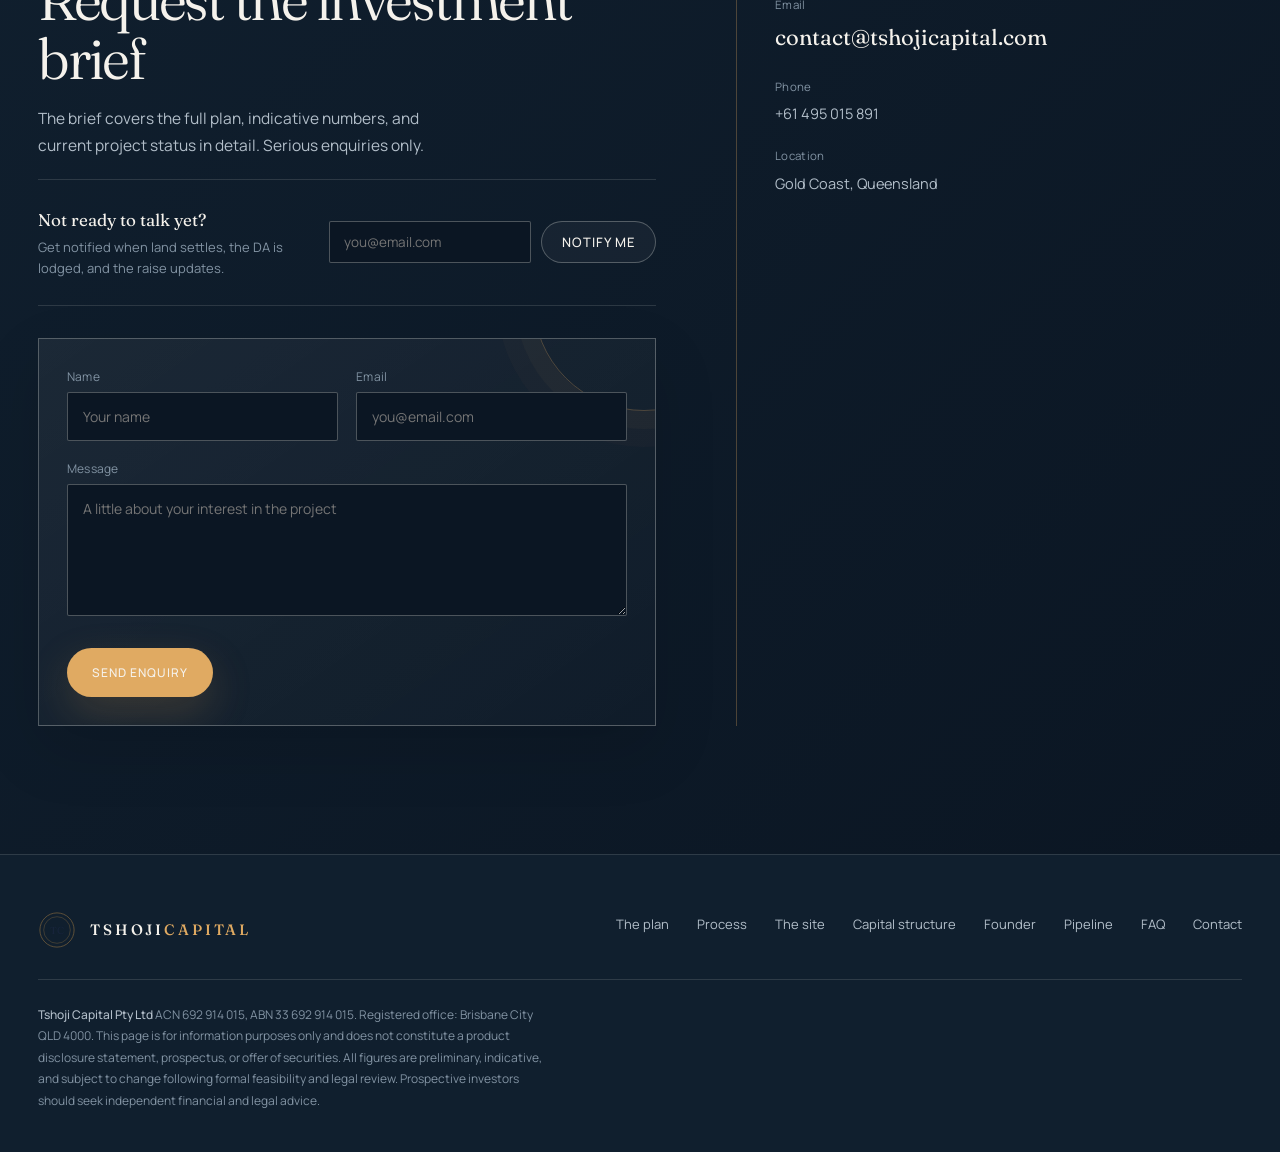
<file: FINAL-VERSION/index.html>
<!DOCTYPE html>
<html lang="en">
<head>
<meta charset="UTF-8">
<meta name="viewport" content="width=device-width, initial-scale=1.0">
<title>Tshoji Capital — The Halcyon</title>
<link rel="preconnect" href="https://fonts.googleapis.com">
<link rel="preconnect" href="https://fonts.gstatic.com" crossorigin>
<link href="https://fonts.googleapis.com/css2?family=Fraunces:ital,opsz,wght@0,9..144,300;0,9..144,400;0,9..144,500;0,9..144,600;1,9..144,400&family=Manrope:wght@400;500;600;700&display=swap" rel="stylesheet">
<style>
  :root{
    --navy: #0b1623;
    --navy-2: #101f2e;
    --navy-3: #172b3d;
    --navy-edge: #f5f2ec;
    --brass: #c18a43;
    --brass-light: #e0aa62;
    --brass-dim: #a87538;
    --cream: #f5f2ec;
    --cream-dim: #b2bec9;
    --stone: #8293a3;
    --hairline: rgba(245,242,236,0.13);
    --hairline-strong: rgba(245,242,236,0.28);
    --nav-surface: rgba(11,22,35,0.84);
    --hero-surface: linear-gradient(120deg, #08131f 0%, #0b1928 48%, #102b3a 100%);
    --hero-copy: #aab8c4;
    --hero-grid: rgba(224,170,98,.12);
    --hero-image-bg: #13283a;
    --hero-light: #f5f2ec;
    --control-surface: rgba(255,255,255,.04);
    --quartz-line: rgba(224,170,98,.18);
    --quartz-fill: rgba(224,170,98,.055);
    --font-display: 'Fraunces', Georgia, serif;
    --font-body: 'Manrope', -apple-system, sans-serif;
    --radius: 2px;
  }
  :root[data-theme="light"]{
    --navy: #f5f2ec;
    --navy-2: #ebe7df;
    --navy-3: #ded8cd;
    --navy-edge: #07111d;
    --brass: #a36f32;
    --brass-light: #c18a43;
    --brass-dim: #785126;
    --cream: #142337;
    --cream-dim: #4c5a6b;
    --stone: #718092;
    --hairline: rgba(20,35,55,0.14);
    --hairline-strong: rgba(20,35,55,0.28);
    --nav-surface: rgba(245,242,236,0.82);
    --hero-surface: linear-gradient(120deg, #e6e0d4 0%, #f5f2ec 48%, #d9e1e1 100%);
    --hero-copy: #4c5a6b;
    --hero-grid: rgba(120,81,38,.13);
    --hero-image-bg: #d9d1c4;
    --hero-light: #142337;
    --control-surface: rgba(20,35,55,.04);
    --quartz-line: rgba(120,81,38,.2);
    --quartz-fill: rgba(120,81,38,.06);
  }
  *{box-sizing:border-box; margin:0; padding:0;}
  html{scroll-behavior:smooth;}
  body{
    background: var(--navy);
    color: var(--cream);
    font-family: var(--font-body);
    font-size: 16px;
    line-height: 1.6;
    -webkit-font-smoothing: antialiased;
  }
  img{max-width:100%; display:block;}
  a{color:inherit;}
  .wrap{max-width: 1160px; margin:0 auto; padding: 0 32px;}
  @media(max-width:600px){ .wrap{padding:0 22px;} }

  nav.top{
    position: sticky; top:0; z-index:30;
    background: var(--nav-surface);
    backdrop-filter: blur(10px);
    border-bottom: 1px solid var(--hairline);
  }
  nav.top .inner{
    display:flex; align-items:center; justify-content:space-between;
    padding: 15px 32px;
    max-width: 1160px; margin: 0 auto;
  }
  .word{ font-family: var(--font-display); font-weight:500; font-size: 16px; letter-spacing: 0.16em; display:flex; align-items:center; white-space:nowrap; }
  .word span{color: var(--brass-light);}
  .navlinks{display:none; gap: 34px; list-style:none;}
  @media(min-width: 780px){ .navlinks{display:flex;} }
  .navlinks a{font-size: 11.5px; color: var(--cream-dim); text-decoration:none; letter-spacing:0.05em; text-transform:uppercase; transition: color .2s, opacity .2s;}
  .navlinks a.active{ color:var(--brass-light); }
  .navlinks a:hover{color: var(--brass-light);}
  .nav-actions{ display:flex; align-items:center; gap:10px; }
  .menu-btn{
    background:var(--cream); border:1px solid var(--cream); color:var(--navy);
    font-size:11px; font-weight:600; letter-spacing:.04em; text-transform:uppercase; padding:11px 16px; border-radius: var(--radius); font-family:var(--font-body); text-decoration:none; transition: all .2s;
  }
  .menu-btn:hover{ background:var(--brass-light); border-color:var(--brass-light); color:var(--navy-edge); }
  .theme-toggle{
    width:42px; height:42px; padding:0; border:1px solid var(--hairline-strong); border-radius:50%; background:transparent; color:var(--cream); display:inline-flex; align-items:center; justify-content:center; cursor:pointer; transition: all .2s;
  }
  .theme-toggle:hover{ border-color:var(--brass); color:var(--brass-light); transform:rotate(-12deg); }
  .theme-toggle svg{ width:17px; height:17px; }
  .theme-toggle .moon{ display:none; }
  [data-theme="light"] .theme-toggle .sun{ display:block; }
  [data-theme="light"] .theme-toggle .moon{ display:none; }
  @media(max-width:900px){ .navlinks{gap:16px;} .navlinks a{font-size:11px;} }
  @media(max-width:780px){ .navlinks{display:none;} nav.top .inner{padding:14px 22px;} }
  @media(max-width:420px){ .menu-btn{padding:10px 11px; font-size:10px;} .theme-toggle{width:38px; height:38px;} }

  .btn, .menu-btn, .theme-toggle, .orion-open, .orion-tab{ letter-spacing:.02em; }
  .btn-primary{ box-shadow:0 10px 24px rgba(163,111,50,.16); }
  .btn-primary:hover{ box-shadow:0 14px 30px rgba(163,111,50,.24); }
  .section-head{ border-left:2px solid var(--brass); padding-left:20px; }
  .section-head h2{ letter-spacing:-.015em; }
  .dev-frame, .orion-explorer, .map-box{ box-shadow:0 18px 40px rgba(7,17,29,.06); }
  @media(prefers-reduced-motion:reduce){ .theme-toggle:hover,.btn-primary:hover{transform:none;} }

  header.hero{
    position: relative;
    overflow:hidden;
    min-height: 92vh;
    display:flex; align-items:center;
    padding: 130px 0 60px;
    background:
      radial-gradient(ellipse 900px 500px at 88% 6%, rgba(176,141,87,0.18), transparent 62%),
      radial-gradient(ellipse 600px 500px at 0% 100%, rgba(228,214,184,0.8), transparent 65%),
      var(--navy);
  }
  .facade{
    position:absolute; top:0; right:-6%; height:100%; width:58%;
    opacity: 0.9;
    -webkit-mask-image: linear-gradient(to left, black 40%, transparent 92%);
            mask-image: linear-gradient(to left, black 40%, transparent 92%);
  }
  @media(max-width:820px){ .facade{width:100%; right:-30%; opacity:0.35;} }
  .hero-inner{ position:relative; z-index:2; max-width: 640px; }
  .folio{ font-family: var(--font-display); font-style: italic; font-size: 15px; color: var(--brass-light); margin-bottom:0; }
  .hero-dateline{ font-size:12.5px; color: var(--stone); letter-spacing:0.08em; margin-bottom:26px; }
  h1.headline{
    font-family: var(--font-display);
    font-weight: 340;
    font-size: clamp(38px, 6.4vw, 68px);
    line-height: 1.08;
    max-width: 15ch;
    letter-spacing: -0.015em;
  }
  .lede{ margin-top: 28px; max-width: 48ch; font-size: 17.5px; color: var(--cream-dim); line-height: 1.75; }
  .lede b{ color: var(--cream); font-weight:500; }
  .hero-actions{ display:flex; gap:18px; flex-wrap:wrap; margin-top: 40px; }
  .btn{
    font-family: var(--font-body); font-size: 14px; font-weight:500;
    padding: 15px 28px; border-radius: var(--radius);
    text-decoration:none; display:inline-block; cursor:pointer; border:1px solid transparent;
    transition: all .2s;
  }
  .btn-primary{ background: var(--brass); color: var(--navy-edge); }
  .btn-primary:hover{ background: var(--brass-light); }
  .btn-ghost{ border-color: var(--hairline-strong); color: var(--cream); background:transparent; }
  .btn-ghost:hover{ border-color: var(--brass); color: var(--brass-light); }

  section.pipeline{ border-top: 1px solid var(--hairline); border-bottom: 1px solid var(--hairline); background: var(--navy-2); }
  .pipeline-inner{ display:grid; grid-template-columns: repeat(2,1fr); }
  @media(min-width:760px){ .pipeline-inner{grid-template-columns: repeat(4,1fr);} }
  .pipeline-item{ padding: 40px 32px; border-right:1px solid var(--hairline); border-bottom:1px solid var(--hairline); }
  @media(min-width:760px){ .pipeline-item:nth-child(4){border-right:none;} .pipeline-item{border-bottom:none;} }
  @media(max-width:759px){ .pipeline-item:nth-child(even){border-right:none;} }
  .pipeline-item .pnum{ font-family: var(--font-display); font-weight:340; font-size: clamp(26px,3.4vw,38px); color: var(--brass-light); line-height:1; }
  .pipeline-item .plabel{ margin-top:10px; font-size:12.5px; color: var(--stone); letter-spacing:0.02em; }

  section.stage{ padding: 26px 0; border-bottom: 1px solid var(--hairline); }
  .stage-inner{ display:grid; grid-template-columns: repeat(2, 1fr); gap: 20px 28px; }
  @media(min-width:700px){ .stage-inner{grid-template-columns: repeat(4, 1fr);} }
  .stage-item{ display:flex; align-items:center; gap:9px; }
  .stage-item .dot{ width:6px; height:6px; border-radius:50%; flex-shrink:0; }
  .stage-item .dot.done{ background: var(--brass-light); }
  .stage-item .dot.pending{ background: var(--stone); }
  .stage-item .txt .label{ font-size:11px; color: var(--stone); }
  .stage-item .txt .val{ font-size: 13.5px; margin-top:2px; }

  section{ padding: 100px 0; }
  .section-head{ max-width: 60ch; margin-bottom: 50px; display:flex; gap:22px; align-items:baseline; }
  .section-head h2{ flex:1; }
  h2{ font-family: var(--font-display); font-weight:340; font-size: clamp(28px, 3.8vw, 42px); line-height:1.18; letter-spacing:-0.01em; }
  .section-intro{ margin-top:16px; color: var(--cream-dim); font-size:16px; max-width:56ch; line-height:1.75; }

  .plan-rows{ border-top: 1px solid var(--hairline); }
  .plan-row{ display:grid; grid-template-columns: 56px 1fr; gap: 22px; padding: 34px 0; border-bottom: 1px solid var(--hairline); }
  @media(min-width:680px){ .plan-row{grid-template-columns: 56px 1fr 210px;} }
  .plan-row .glyph{ width:44px; height:44px; }
  .plan-row h3{ font-family: var(--font-display); font-weight:400; font-size: 21px; margin-bottom: 9px; }
  .plan-row p{ font-size: 15px; color: var(--cream-dim); line-height:1.75; max-width: 50ch; }
  .plan-row .figure{ text-align:left; margin-top:16px; font-size:12.5px; color: var(--stone); padding-top:14px; border-top: 1px solid var(--hairline); grid-column: 1 / -1; }
  @media(min-width:680px){ .plan-row .figure{ text-align:right; margin-top:4px; border-top:none; padding-top:4px; grid-column:auto; } }
  .plan-row .figure b{ display:block; font-family: var(--font-display); font-size:19px; color: var(--brass-light); font-weight:400; margin-top:4px;}

  .stack-wrap{ margin-top: 60px; border-top:1px solid var(--hairline); padding-top:50px; }
  .stack-head{ font-size:13px; color: var(--stone); letter-spacing:0.03em; margin-bottom:24px; }
  .stack{ display:flex; flex-direction:column-reverse; border:1px solid var(--hairline); }
  .stack-tier{ display:flex; align-items:center; justify-content:space-between; padding: 18px 24px; border-top:1px solid var(--hairline); }
  .stack-tier:first-child{ border-top:none; }
  .stack-tier .t-name{ font-family: var(--font-display); font-size:16px; }
  .stack-tier .t-desc{ font-size:12.5px; color: var(--stone); margin-top:3px; }
  .stack-tier .t-floors{ font-size:12.5px; color: var(--brass-light); font-family: var(--font-display); white-space:nowrap; padding-left:20px; }
  .stack-tier.emph{ background: rgba(176,141,87,0.06); }

  .process-rows{ position:relative; margin-top:10px; }
  .process-item{ display:grid; grid-template-columns: 44px 1fr; gap:24px; padding-bottom:46px; position:relative; }
  .process-item:last-child{ padding-bottom:0; }
  .process-item .pstep{
    width:44px; height:44px; border:1px solid var(--brass); border-radius:50%;
    display:flex; align-items:center; justify-content:center;
    font-family: var(--font-display); font-size:15px; color: var(--brass-light);
    background: var(--navy); position:relative; z-index:2; flex-shrink:0;
  }
  .process-item:not(:last-child)::before{
    content:""; position:absolute; left:21px; top:44px; bottom:-2px; width:1px; background: var(--hairline-strong);
  }
  .process-item h3{ font-family: var(--font-display); font-weight:400; font-size:19px; margin-bottom:8px; padding-top:8px; }
  .process-item p{ font-size:14.5px; color: var(--cream-dim); line-height:1.75; max-width:56ch; }

  .faq-item{ border-top:1px solid var(--hairline); }
  .faq-item:last-child{ border-bottom:1px solid var(--hairline); }
  .faq-item summary{
    list-style:none; cursor:pointer; padding: 24px 0; display:flex; justify-content:space-between; align-items:center; gap:20px;
    font-family: var(--font-display); font-size:17px; font-weight:400;
  }
  .faq-item summary::-webkit-details-marker{ display:none; }
  .faq-item summary .plus{ font-family: var(--font-body); font-size:20px; color: var(--brass); flex-shrink:0; transition: transform .2s; }
  .faq-item[open] summary .plus{ transform: rotate(45deg); }
  .faq-item .faq-a{ padding: 0 0 26px; font-size:14.5px; color: var(--cream-dim); line-height:1.75; max-width:58ch; }

  .updates{ display:flex; flex-direction:column; gap:14px; padding:26px 0; border-top:1px solid var(--hairline); border-bottom:1px solid var(--hairline); margin-top:20px; }
  @media(min-width:640px){ .updates{flex-direction:row; align-items:center; justify-content:space-between;} }
  .updates .u-copy .u-title{ font-family: var(--font-display); font-size:17px; }
  .updates .u-copy .u-sub{ font-size:13px; color: var(--stone); margin-top:4px; }
  .updates-form{ display:flex; gap:10px; flex-shrink:0; }
  .updates-form input{
    background: var(--navy); border:1px solid var(--hairline-strong); color: var(--cream);
    padding: 11px 14px; font-family: var(--font-body); font-size:13.5px; border-radius: var(--radius); min-width:200px;
  }

  section.market{ background: var(--navy-2); border-top:1px solid var(--hairline); border-bottom:1px solid var(--hairline); }
  .market-grid{ display:grid; grid-template-columns:1fr; gap:40px; }
  @media(min-width:860px){ .market-grid{grid-template-columns: 1fr 1fr;} }
  .market-stat{ padding: 26px 0; border-top:1px solid var(--hairline); }
  .market-stat:first-child{ border-top:none; }
  .market-stat .m-num{ font-family: var(--font-display); font-size: clamp(24px,3vw,32px); color: var(--brass-light); font-weight:340; }
  .market-stat .m-txt{ font-size:14px; color: var(--cream-dim); margin-top:8px; line-height:1.7; max-width:46ch; }
  .market-source{ margin-top:22px; font-size:12px; color: var(--stone); font-style:italic; }


  .loc-layout{ display:grid; grid-template-columns: 1fr; gap: 50px; align-items:start; }
  @media(min-width:900px){ .loc-layout{grid-template-columns: 0.9fr 1.1fr;} }
  .loc-text p{ color: var(--cream-dim); font-size:16px; line-height:1.8; margin-bottom:18px; max-width:50ch;}
  .loc-list{ list-style:none; margin-top: 26px; border-top:1px solid var(--hairline); }
  .loc-list li{ display:flex; justify-content:space-between; padding: 15px 0; border-bottom:1px solid var(--hairline); font-size: 14px; }
  .loc-list li span:first-child{color:var(--cream-dim);}
  .loc-list li span:last-child{color: var(--brass-light); font-family: var(--font-display); font-size:15px;}
  .map-box{
    background: linear-gradient(160deg, var(--navy-3), var(--navy-2));
    border:1px solid var(--hairline); border-radius: var(--radius);
    min-height: 420px; display:flex; align-items:center; justify-content:center; padding: 10px;
    position:relative; overflow:hidden;
  }
  .map-box svg{ width:100%; height:auto; }

  .cap-flow{ display:flex; flex-direction:column; gap: 0; margin-top: 6px; }
  .cap-row{ display:flex; gap: 24px; align-items:flex-start; padding: 26px 0; border-top: 1px solid var(--hairline); }
  .cap-row:last-child{ border-bottom: 1px solid var(--hairline); }
  .cap-index{ font-family: var(--font-display); font-size:17px; color: var(--brass-light); width: 30px; flex-shrink:0; padding-top:2px;}
  .cap-row h4{ font-size:16.5px; font-weight:600; margin-bottom:6px; }
  .cap-row p{ font-size:14.5px; color: var(--cream-dim); max-width: 54ch; line-height:1.7;}
  .cap-figures{ display:grid; grid-template-columns: repeat(2,1fr); border:1px solid var(--hairline); margin-top: 44px; }
  @media(min-width:600px){ .cap-figures{grid-template-columns: repeat(4,1fr);} }
  .cap-fig{ padding: 28px 24px; border-right:1px solid var(--hairline); border-bottom:1px solid var(--hairline); }
  @media(min-width:600px){ .cap-fig:nth-child(4){border-right:none;} .cap-fig{border-bottom:none;} }
  @media(max-width:599px){ .cap-fig:nth-child(even){border-right:none;} }
  .cap-fig .flabel{ font-size:11.5px; color: var(--stone); margin-bottom:10px; }
  .cap-fig .fval{ font-family: var(--font-display); font-size: 24px; color: var(--brass-light); font-weight:340;}
  .fine{ margin-top: 22px; font-size: 12.5px; color: var(--stone); font-style: italic; }

  .founder-layout{ display:grid; grid-template-columns: 1fr; gap: 40px; }
  @media(min-width:780px){ .founder-layout{grid-template-columns: 230px 1fr;} }
  .founder-mark{
    width: 100px; height: 100px; border-radius: 50%;
    border: 1px solid var(--brass); display:flex; align-items:center; justify-content:center;
    font-family: var(--font-display); font-size: 34px; color: var(--brass-light);
    background: radial-gradient(circle at 30% 20%, rgba(176,141,87,0.12), transparent 70%);
  }
  .founder-copy p{ color: var(--cream-dim); font-size: 16px; line-height:1.85; margin-bottom: 18px; max-width: 60ch; }
  .founder-copy .role{ color: var(--brass-light); font-size: 13px; margin-top: 20px; letter-spacing:0.02em; }

  section.contact{ background: var(--navy-2); border-top: 1px solid var(--hairline); }
  .contact-inner{ display:grid; grid-template-columns:1fr; gap: 48px; }
  @media(min-width:820px){ .contact-inner{grid-template-columns: 1.1fr 0.9fr;} }
  .contact-form{ display:grid; grid-template-columns:repeat(2, minmax(0, 1fr)); gap:18px; margin-top:32px; padding:28px; border:1px solid var(--hairline-strong); background:linear-gradient(145deg, rgba(255,255,255,.055), rgba(255,255,255,.015)); box-shadow:0 24px 60px rgba(0,0,0,.12); position:relative; overflow:hidden; animation:contactFormIn .8s cubic-bezier(.2,.7,.2,1) both; }
  @keyframes contactFormIn{ from{transform:translateY(18px);} to{transform:none;} }
  .contact-form::before{ content:""; position:absolute; width:220px; height:220px; top:-150px; right:-100px; border-radius:50%; border:1px solid rgba(224,170,98,.28); box-shadow:0 0 0 18px rgba(224,170,98,.035), 0 0 0 36px rgba(224,170,98,.02); pointer-events:none; }
  .contact-form > div{ min-width:0; position:relative; z-index:1; }
  .contact-form > div:nth-child(3){ grid-column:1 / -1; }
  .contact-form > button{ grid-column:1 / -1; position:relative; z-index:1; }
  .contact-form input, .contact-form textarea{
    background: var(--navy); border:1px solid var(--hairline-strong); color: var(--cream);
    padding: 14px 15px; font-family: var(--font-body); font-size:14px; border-radius: var(--radius); width:100%; min-height:48px;
  }
  .contact-form input:focus, .contact-form textarea:focus{ outline:none; border-color: var(--brass); }
  .contact-form label{ font-size:12px; color: var(--stone); margin-bottom:6px; display:block; letter-spacing:0.02em; }
  .contact-form textarea{ resize:vertical; min-height:132px; }
  .contact-form button{ justify-self:start; }
  @media(max-width:620px){ .contact-form{grid-template-columns:1fr; padding:20px;} .contact-form > div:nth-child(3), .contact-form > button{grid-column:auto;} }
  .contact-side{ padding-top: 4px; }
  .contact-side .clabel{ font-size:11.5px; color: var(--stone); letter-spacing:0.03em; margin-top:22px; }
  .contact-side .cval{ font-family: var(--font-display); font-size:18px; margin-top:6px; color: var(--cream); }
  .contact-side .cval.dim{ font-family: var(--font-body); font-size:14.5px; color: var(--cream-dim); }

  footer{ border-top: 1px solid var(--hairline); padding: 56px 0 40px; }
  .footer-top{ display:flex; flex-direction:column; gap: 30px; padding-bottom:30px; border-bottom:1px solid var(--hairline); }
  @media(min-width:760px){ .footer-top{flex-direction:row; justify-content:space-between; align-items:flex-start;} }
  .footer-nav{ display:flex; gap:28px; list-style:none; flex-wrap:wrap; }
  .footer-nav a{ font-size:13px; color: var(--cream-dim); text-decoration:none; }
  .footer-nav a:hover{ color: var(--brass-light); }
  .footer-legal{ max-width: 74ch; font-size: 12px; color: var(--stone); line-height:1.8; margin-top:24px; }
  .footer-legal b{ color: var(--cream-dim); font-weight:500; }

  ::selection{ background: var(--brass); color: var(--navy); }
  :focus-visible{ outline: 2px solid var(--brass-light); outline-offset: 2px; }
  .reveal{ opacity:0; transform: translateY(18px); transition: opacity .7s ease, transform .7s ease; }
  .reveal.in{ opacity:1; transform: translateY(0); }
  @media (prefers-reduced-motion: reduce){ html{scroll-behavior:auto;} .reveal{opacity:1; transform:none; transition:none;} }

  .grain{
    position:fixed; inset:0; z-index:1; pointer-events:none;
    opacity:0.035; mix-blend-mode:multiply;
  }

  .vane{ width:16px; height:16px; display:inline-block; vertical-align:-2px; margin-right:8px; transition: transform .5s cubic-bezier(.2,.8,.2,1); }
  .word:hover .vane{ transform: rotate(35deg); }

  .stamp{
    position:relative; width:118px; height:118px; flex-shrink:0;
    border:1.4px solid var(--brass); border-radius:50%;
    display:flex; align-items:center; justify-content:center;
    transform: rotate(-9deg);
    opacity:0.82;
  }
  .stamp::before{
    content:""; position:absolute; inset:7px; border:1px solid var(--brass); border-radius:50%;
  }
  .stamp .stamp-text{
    font-family: var(--font-display); font-style:italic; font-size:13px; color: var(--brass);
    text-align:center; line-height:1.35; letter-spacing:0.03em;
  }
  .stamp .stamp-text small{ display:block; font-family: var(--font-body); font-style:normal; font-size:9px; letter-spacing:0.12em; margin-top:3px; color: var(--brass-dim); }
  .cap-figures-row{ display:flex; gap:36px; align-items:center; flex-wrap:wrap; margin-top:44px; }
  .cap-figures-row .cap-figures{ margin-top:0; flex:1; min-width:280px; }

  .pnum{ transition: opacity .6s ease, transform .6s ease; }
  .pnum.pop-in{ animation: popnum .5s ease; }
  @keyframes popnum{ from{ opacity:0; transform: translateY(8px) scale(0.96);} to{ opacity:1; transform: translateY(0) scale(1);} }

  .footer-brand{ display:flex; align-items:center; gap:14px; }
  .seal{ width:38px; height:38px; flex-shrink:0; }

  .dev-note{
    display:flex; align-items:center; gap:10px; margin-bottom:36px;
    font-size:13px; color: var(--stone); font-style:italic;
  }
  .dev-note i{ width:14px; height:14px; border:1px solid var(--stone); border-radius:50%; flex-shrink:0; display:inline-flex; align-items:center; justify-content:center; font-style:normal; font-size:10px; }
  .dev-grid{ display:grid; grid-template-columns:1fr; gap:28px; }
  @media(min-width:720px){ .dev-grid{grid-template-columns: 1.3fr 1fr;} }
  .dev-frame{
    position:relative; overflow:hidden; border:1px solid var(--hairline); border-radius: var(--radius);
    background: var(--navy-2); aspect-ratio: 4/3; display:flex; align-items:center; justify-content:center;
  }
  .dev-frame.tall{ aspect-ratio: 3/4; }
  @media(min-width:720px){ .dev-frame.lead{ grid-row: span 2; aspect-ratio: 4/5; } }
  .dev-frame img{ width:100%; height:100%; object-fit:cover; display:block; transition: transform .6s cubic-bezier(.2,.8,.2,1); }
  .dev-frame:hover img{ transform: scale(1.045); }
  .dev-frame .dev-placeholder{
    display:flex; flex-direction:column; align-items:center; gap:10px; padding:20px; text-align:center;
    color: var(--stone);
  }
  .dev-frame .dev-placeholder svg{ width:34px; height:34px; opacity:0.6; }
  .dev-frame .dev-placeholder span{ font-size:12px; max-width:22ch; line-height:1.5; }
  .dev-frame .dev-tag{
    position:absolute; left:14px; bottom:14px; z-index:2;
    font-family: var(--font-display); font-style:italic; font-size:14px; color: var(--cream);
    background: rgba(248,243,232,0.86); backdrop-filter: blur(4px); padding:5px 12px; border-radius: var(--radius);
  }
  .dev-copy{ margin-top:26px; max-width:60ch; }
  .dev-copy p{ font-size:14.5px; color: var(--cream-dim); line-height:1.75; }

  .orion-intro{ max-width:64ch; margin-top:-30px; color:var(--cream-dim); font-size:16px; line-height:1.75; }
  .orion-explorer{ margin-top:0; border:1px solid var(--hairline-strong); background:var(--navy-2); }
  .orion-explorer > summary{ list-style:none; cursor:pointer; position:relative; min-height:430px; overflow:hidden; display:flex; align-items:flex-end; }
  .orion-explorer > summary::-webkit-details-marker{ display:none; }
  .orion-cover{ position:absolute; inset:0; width:100%; height:100%; object-fit:cover; }
  .orion-cover-shade{ position:absolute; inset:0; background:linear-gradient(180deg, rgba(8,17,30,.08) 20%, rgba(8,17,30,.88) 100%); }
  .orion-cover-copy{ position:relative; z-index:2; color:#fff; padding:38px; width:100%; display:flex; justify-content:space-between; align-items:flex-end; gap:24px; }
  .orion-cover-copy small{ display:block; text-transform:uppercase; letter-spacing:.16em; font-size:10px; opacity:.78; margin-bottom:8px; }
  .orion-cover-copy strong{ display:block; font-family:var(--font-display); font-size:clamp(27px,4vw,42px); font-weight:400; line-height:1.1; }
  .orion-open{ flex-shrink:0; border:1px solid rgba(255,255,255,.55); padding:11px 18px; font-size:12px; letter-spacing:.04em; background:rgba(8,17,30,.18); backdrop-filter:blur(8px); }
  .orion-explorer[open] .orion-open::after{ content:"Close"; }
  .orion-explorer:not([open]) .orion-open::after{ content:"See more of Orion"; }
  .orion-showcase{ position:relative; margin-top:38px; }
  .orion-film-trigger{ position:absolute; z-index:4; top:auto; right:52px; bottom:calc(52px + 42px + 10px); width:190px; padding:0; overflow:hidden; border:1px solid rgba(255,255,255,.58); background:var(--navy); color:#fff; text-align:left; cursor:pointer; box-shadow:0 12px 32px rgba(0,0,0,.3); transition:transform .25s ease, border-color .25s ease; }
  .orion-film-trigger:hover{ transform:translateY(-3px); border-color:var(--brass-light); }
  .orion-film-trigger video{ display:block; width:100%; aspect-ratio:16/9; object-fit:cover; background:var(--navy-2); }
  .orion-film-preview-shade{ position:absolute; inset:0 0 31px; display:flex; align-items:center; justify-content:center; background:linear-gradient(180deg,rgba(8,17,30,.12),rgba(8,17,30,.32)); }
  .orion-film-play{ width:38px; height:38px; display:grid; place-items:center; border:1px solid rgba(255,255,255,.8); border-radius:50%; background:rgba(8,17,30,.34); font-size:13px; padding-left:2px; }
  .orion-film-label{ display:block; padding:8px 10px; color:var(--cream); font-size:9px; letter-spacing:.13em; text-transform:uppercase; }
  .orion-film-trigger[hidden]{ display:none; }
  .orion-film-dialog{ width:min(1000px,calc(100% - 32px)); max-width:none; max-height:calc(100% - 32px); margin:auto; padding:0; overflow:auto; border:1px solid var(--hairline-strong); background:var(--navy-2); color:var(--cream); box-shadow:0 28px 90px rgba(0,0,0,.55); }
  .orion-film-dialog::backdrop{ background:rgba(3,9,16,.82); backdrop-filter:blur(7px); }
  .orion-film-dialog-head{ display:flex; align-items:center; justify-content:space-between; gap:18px; padding:16px 20px; border-bottom:1px solid var(--hairline); }
  .orion-film-dialog-head h3{ font:400 21px var(--font-display); }
  .orion-film-close{ flex-shrink:0; border:1px solid var(--hairline-strong); padding:8px 12px; background:transparent; color:var(--cream); font:500 11px var(--font-body); cursor:pointer; }
  .orion-film-close:hover{ border-color:var(--brass-light); color:var(--brass-light); }
  .orion-film-player{ display:block; width:100%; max-height:72vh; aspect-ratio:16/9; background:#000; object-fit:contain; }
  .orion-film-fallback{ padding:12px 20px 16px; color:var(--cream-dim); font-size:12px; }
  .orion-film-fallback a{ color:var(--brass-light); }
  .orion-browser{ padding:34px; border-top:1px solid var(--hairline); }
  .orion-tabs{ display:flex; gap:9px; flex-wrap:wrap; margin-bottom:30px; }
  .orion-tab{ border:1px solid var(--hairline-strong); background:transparent; color:var(--cream-dim); padding:10px 15px; font:500 12px var(--font-body); cursor:pointer; transition:.2s ease; }
  .orion-tab:hover,.orion-tab.active{ background:var(--cream); border-color:var(--cream); color:var(--navy); }
  .orion-panel{ display:none; }
  .orion-panel.active{ display:block; animation:orionFade .32s ease; }
  @keyframes orionFade{ from{opacity:0; transform:translateY(7px);} to{opacity:1; transform:none;} }
  .orion-panel-head{ display:flex; justify-content:space-between; gap:24px; align-items:end; margin-bottom:22px; }
  .orion-panel-head h3{ font-family:var(--font-display); font-size:27px; font-weight:400; }
  .orion-panel-head p{ color:var(--stone); font-size:13px; max-width:48ch; }
  .orion-cards{ display:grid; grid-template-columns:1fr; gap:18px; }
  @media(min-width:720px){ .orion-cards{ grid-template-columns:repeat(2,1fr); } }
  @media(min-width:1020px){ .orion-cards.three{ grid-template-columns:repeat(3,1fr); } }
  .orion-card{ background:var(--navy); border:1px solid var(--hairline); overflow:hidden; }
  .orion-card > img{ width:100%; aspect-ratio:16/10; object-fit:cover; }
  .orion-card-copy{ padding:18px 19px 19px; }
  .orion-card-copy h4{ font-family:var(--font-display); font-size:19px; font-weight:400; line-height:1.2; }
  .orion-card-copy p{ color:var(--stone); font-size:12.5px; margin-top:6px; line-height:1.55; }
  .plan-toggle{ border-top:1px solid var(--hairline); }
  .plan-toggle summary{ list-style:none; cursor:pointer; padding:13px 19px; color:var(--brass-dim); font-size:11.5px; display:flex; justify-content:space-between; text-transform:uppercase; letter-spacing:.07em; }
  .plan-toggle summary::-webkit-details-marker{ display:none; }
  .plan-toggle summary::after{ content:"+"; font-size:16px; line-height:1; }
  .plan-toggle[open] summary::after{ content:"−"; }
  .plan-toggle img{ width:100%; background:#fff; border-top:1px solid var(--hairline); }
  .orion-plans .orion-card > img{ object-fit:contain; background:#fff; aspect-ratio:16/10; }
  .orion-disclaimer{ margin-top:22px; color:var(--stone); font-size:11px; font-style:italic; }
  @media(max-width:620px){
    .orion-explorer > summary{ min-height:360px; }
    .orion-cover-copy{ padding:24px; display:block; }
    .orion-open{ display:inline-block; margin-top:18px; }
    .orion-film-trigger{ top:14px; right:14px; bottom:auto; width:142px; }
    .orion-film-preview-shade{ inset:0 0 29px; }
    .orion-film-play{ width:32px; height:32px; }
    .orion-film-label{ padding:7px 8px; font-size:8px; }
    .orion-film-dialog-head{ padding:13px 14px; }
    .orion-film-dialog-head h3{ font-size:18px; }
    .orion-film-fallback{ padding:10px 14px 14px; }
    .orion-browser{ padding:22px 16px; }
    .orion-panel-head{ display:block; }
    .orion-panel-head p{ margin-top:8px; }
  }

  body.motion-enabled .animate-on-scroll{ opacity:0; transform:translateY(20px); transition:opacity .65s cubic-bezier(.2,.7,.2,1), transform .65s cubic-bezier(.2,.7,.2,1); }
  body.motion-enabled .animate-on-scroll.is-visible{ opacity:1; transform:none; }
  body.motion-enabled .stagger-children > *{ transition-delay:var(--stagger-delay, 0s); }
  .hero-inner{ animation:heroIn 1.15s cubic-bezier(.2,.7,.2,1) both; }
  .hero .facade{ animation:facadeIn 1.6s cubic-bezier(.2,.7,.2,1) both; transform-origin:center right; }
  @keyframes heroIn{ from{opacity:0; transform:translateY(24px); filter:blur(5px);} to{opacity:1; transform:none; filter:none;} }
  @keyframes facadeIn{ from{opacity:0; transform:translate3d(34px,0,0) scale(1.04);} to{opacity:.9; transform:none;} }
  nav.top{ transition:box-shadow .35s ease, background-color .35s ease; }
  nav.top.scrolled{ box-shadow:0 10px 30px rgba(7,17,29,.1); }
  .navlinks a{ transition:color .25s ease, letter-spacing .25s ease; }
  .navlinks a:hover, .navlinks a.active{ letter-spacing:.08em; }
  .dev-frame::after, .orion-explorer::after{ content:""; position:absolute; inset:0; pointer-events:none; background:linear-gradient(115deg, transparent 20%, rgba(255,255,255,.18) 48%, transparent 72%); transform:translateX(-120%); transition:transform .9s cubic-bezier(.2,.7,.2,1); z-index:3; }
  .dev-frame:hover::after, .orion-explorer:hover::after{ transform:translateX(120%); }
  .dev-frame img, .orion-cover{ transition:transform 1.1s cubic-bezier(.2,.7,.2,1), filter .8s ease; }
  .dev-frame:hover img, .orion-explorer:hover .orion-cover{ transform:scale(1.07); filter:saturate(1.08) contrast(1.03); }
  .orion-explorer > summary{ transition:min-height .5s ease; }
  .orion-card{ transition:border-color .35s ease, box-shadow .35s ease, background-color .35s ease; }
  .orion-card:hover{ border-color:var(--brass); box-shadow:0 18px 36px rgba(7,17,29,.22); background:var(--navy-2); }
  .orion-card > img{ transition:transform .7s cubic-bezier(.2,.7,.2,1); }
  .orion-card:hover > img{ transform:scale(1.045); }
  .pipeline-item, .stage-item, .plan-row, .process-item, .market-stat, .cap-row, .cap-fig, .faq-item, .contact-side, .footer-brand, .footer-nav{ transition:border-color .35s ease, background-color .35s ease, box-shadow .35s ease; }
  .pipeline-item:hover, .stage-item:hover, .plan-row:hover, .market-stat:hover, .cap-row:hover{ background:rgba(193,138,67,.045); }
  .faq-item:hover{ border-color:var(--brass); }
  .contact-form input, .contact-form textarea{ transition:border-color .25s ease, box-shadow .25s ease, background-color .25s ease; }
  .contact-form input:focus, .contact-form textarea:focus{ box-shadow:0 8px 24px rgba(0,0,0,.16); background:var(--navy-2); }
  .contact-form:focus-within{ border-color:var(--brass); box-shadow:0 26px 70px rgba(0,0,0,.18), 0 0 0 4px rgba(193,138,67,.08); }
  @media(prefers-reduced-motion:reduce){
    .hero-inner, .hero .facade{ animation:none; }
    .contact-form{ animation:none; }
    body.motion-enabled .animate-on-scroll{ opacity:1; transform:none; transition:none; }
    .dev-frame::after, .orion-explorer::after{display:none;}
    .pipeline-item:hover, .stage-item:hover, .plan-row:hover, .market-stat:hover, .cap-row:hover, .orion-card:hover, .contact-form input:focus, .contact-form textarea:focus{transform:none;}
  }

  .navlinks a{ position:relative; padding-bottom:2px; }
  .navlinks a::after{
    content:""; position:absolute; left:0; right:100%; bottom:-2px; height:1px; background: var(--brass);
    transition: right .3s cubic-bezier(.2,.8,.2,1);
  }
  .navlinks a:hover::after{ right:0; }

  .cap-fig, .market-stat, .stack-tier{ transition: transform .35s cubic-bezier(.2,.8,.2,1), background-color .35s ease; }
  .cap-fig:hover{ background: var(--navy-2); box-shadow:0 12px 28px rgba(0,0,0,.12); }
  .stack-tier:hover{ background: rgba(176,141,87,0.1); }

  .btn-primary{ position:relative; overflow:hidden; }
  .btn-primary::before{
    content:""; position:absolute; inset:0; background: var(--brass-light);
    transform: translateX(-100%); transition: transform .35s ease; z-index:0;
  }
  .btn-primary:hover::before{ transform: translateX(0); }
  .btn-primary span{ position:relative; z-index:1; }

  .founder-mark{ transition: box-shadow .6s ease; }
  .founder-mark.in-view{ box-shadow: 0 0 0 6px rgba(193,138,67,0.1); }

  .pstep{ transition: background-color .4s ease, color .4s ease, border-color .4s ease; }
  .process-item.in .pstep{ background: var(--brass); color: var(--navy-edge); border-color: var(--brass); }

  @media (prefers-reduced-motion: reduce){
    .dev-frame img, .btn-primary::before, .cap-fig, .stack-tier, .founder-mark, .pstep{ transition:none !important; }
  }

  body{ background:var(--navy); }
  nav.top{ background:var(--nav-surface); border-bottom-color:rgba(224,170,98,.2); }
  nav.top .inner{ max-width:1280px; padding:18px 38px; }
  .word{ font-size:17px; letter-spacing:.19em; }
  .navlinks{ gap:26px; }
  .navlinks a{ font-size:10px; letter-spacing:.12em; color:var(--cream-dim); }
  .navlinks a.active, .navlinks a:hover{ color:var(--brass-light); }
  .nav-actions{ gap:12px; }
  .menu-btn{ padding:12px 18px; letter-spacing:.11em; border-radius:999px; }
  .theme-toggle{ width:40px; height:40px; border-color:rgba(224,170,98,.42); }

  header.hero{ height:calc(100vh - 74px); min-height:760px; padding:68px 0 60px; background:radial-gradient(circle at 82% 30%, rgba(193,138,67,.17), transparent 25%), var(--hero-surface); }
  header.hero::before{ content:""; position:absolute; inset:0; opacity:.3; pointer-events:none; background-image:linear-gradient(var(--hero-grid) 1px, transparent 1px),linear-gradient(90deg, var(--hero-grid) 1px, transparent 1px); background-size:80px 80px; mask-image:linear-gradient(90deg, black, transparent 70%); }
  .hero-inner{ position:absolute; top:85px; left:max(32px, calc((100vw - 1280px) / 2)); width:50%; max-width:650px; margin-left:0; z-index:5; transform:none; }
  .hero-inner .folio{ display:inline-flex; align-items:center; gap:11px; font-size:14px; letter-spacing:.04em; }
  .hero-inner .folio::before{ content:""; width:34px; height:1px; background:var(--brass-light); }
  .hero-dateline{ margin-top:20px; font-size:10px; text-transform:uppercase; letter-spacing:.18em; color:var(--brass-light); }
  h1.headline{ font-size:clamp(38px, 4.4vw, 60px); line-height:1.02; letter-spacing:-.035em; margin-top:12px; max-width:18ch; }
  .lede{ max-width:43ch; font-size:13.5px; line-height:1.62; color:var(--hero-copy); margin-top:20px; }
  .hero-actions{ display:flex; gap:10px; flex-wrap:wrap; }
  .btn{ border-radius:999px; padding:15px 24px; font-size:12px; letter-spacing:.08em; text-transform:uppercase; }
  .btn-primary{ background:var(--brass-light); color:var(--navy-edge); box-shadow:0 16px 42px rgba(193,138,67,.22); }
  .btn-ghost{ border-color:var(--hairline-strong); background:var(--control-surface); }
  .hero-visual{ position:absolute; z-index:3; width:min(47vw,610px); height:min(62vh,580px); right:max(34px, calc((100vw - 1280px) / 2)); top:42%; transform:translateY(-58%); }
  .hero-visual-frame{ position:absolute; inset:78px 0 0 38px; overflow:hidden; border:1px solid rgba(224,170,98,.48); background:var(--hero-image-bg); box-shadow:24px 28px 0 rgba(193,138,67,.12), 0 32px 90px rgba(0,0,0,.42); }
  .hero-visual > .hero-actions{ position:absolute; z-index:6; top:8px; left:50%; transform:translateX(-50%); margin-top:0; padding:8px 0; justify-content:center; flex-wrap:nowrap; white-space:nowrap; }
  .hero-top-link{ position:fixed; z-index:40; right:24px; bottom:24px; width:44px; height:44px; display:grid; place-items:center; border:1px solid var(--hairline-strong); border-radius:50%; background:var(--nav-surface); color:var(--cream); box-shadow:0 12px 30px rgba(0,0,0,.2); opacity:0; visibility:hidden; transform:translateY(12px); transition:opacity .25s ease, visibility .25s ease, transform .25s ease, color .2s ease, border-color .2s ease; }
  .hero-top-link.visible{ opacity:1; visibility:visible; transform:none; }
  .hero-top-link:hover{ color:var(--brass-light); border-color:var(--brass); }
  .hero-top-link svg{ width:18px; height:18px; }
  .scroll-progress{ position:fixed; z-index:45; top:0; left:0; width:100%; height:2px; pointer-events:none; background:transparent; }
  .scroll-progress::after{ content:""; display:block; width:calc(var(--scroll-progress, 0) * 100%); height:100%; background:linear-gradient(90deg, var(--brass), var(--brass-light)); box-shadow:0 0 14px rgba(224,170,98,.55); transform-origin:left center; }
  body.scroll-motion .hero-visual{ transform:translateY(calc(-58% + var(--hero-shift, 0px))); }
  body.scroll-motion .hero-quartz-field{ transform:translate3d(0, var(--quartz-shift, 0px), 0); }
  body.scroll-motion section .wrap{ transition:transform .2s ease-out; }
  body.scroll-motion section.section-active .section-head::after{ width:108px; box-shadow:0 0 18px rgba(224,170,98,.26); }
  @media(max-width:900px){ body.scroll-motion .hero-visual{ transform:none; } }
  @media(prefers-reduced-motion:reduce){ .scroll-progress{display:none;} body.scroll-motion .hero-quartz-field{transform:none;} body.scroll-motion section .wrap{transition:none;} }
  .hero-slide{ position:absolute; inset:0; opacity:0; visibility:hidden; transition:opacity .75s ease, visibility .75s ease; }
  .hero-slide.active{ opacity:1; visibility:visible; }
  .hero-slide img{ width:100%; height:100%; object-fit:cover; filter:saturate(.82) contrast(1.08); transform:scale(1.06); animation:heroImageDrift 13s ease-in-out infinite alternate; }
  .hero-visual-shade{ position:absolute; inset:0; background:linear-gradient(180deg, transparent 34%, rgba(4,12,20,.82) 100%), linear-gradient(90deg, rgba(4,12,20,.35), transparent 50%); }
  .hero-visual-caption{ position:absolute; left:28px; bottom:28px; display:flex; flex-direction:column; gap:8px; color:#fff; }
  .hero-visual-caption span{ font:600 10px var(--font-body); letter-spacing:.2em; color:var(--brass-light); }
  .hero-visual-caption b{ font:400 clamp(22px,2.5vw,33px) var(--font-display); max-width:12ch; line-height:1.05; }
  .hero-carousel-controls{ position:absolute; z-index:4; right:24px; bottom:24px; display:flex; align-items:center; gap:10px; }
  .hero-carousel-btn, .hero-carousel-dot{ border:1px solid rgba(245,242,236,.34); background:rgba(4,12,20,.34); color:#fff; cursor:pointer; backdrop-filter:blur(8px); }
  .hero-carousel-btn{ width:32px; height:32px; border-radius:50%; font-size:15px; line-height:1; transition:background .25s ease, border-color .25s ease; }
  .hero-carousel-btn:hover{ background:var(--brass); border-color:var(--brass); color:var(--navy-edge); }
  .hero-carousel-dots{ display:flex; gap:6px; }
  .hero-carousel-dot{ width:7px; height:7px; padding:0; border-radius:50%; transition:transform .25s ease, background .25s ease; }
  .hero-carousel-dot.active{ background:var(--brass-light); border-color:var(--brass-light); transform:scale(1.25); }
  .hero-index{ position:absolute; right:-8px; top:0; font:500 12px var(--font-body); letter-spacing:.15em; color:var(--brass-light); }
  .hero-index span{ color:rgba(255,255,255,.52); }
  .hero-quartz-field{ position:absolute; inset:0; z-index:1; overflow:hidden; pointer-events:none; opacity:.95; }
  .hero-quartz{ position:absolute; width:clamp(10px,1.2vw,18px); aspect-ratio:1; border:1px solid var(--quartz-line); background:var(--quartz-fill); transform:rotate(45deg); animation:quartzFloat var(--quartz-duration,9s) ease-in-out var(--quartz-delay,0s) infinite alternate; }
  .hero-quartz::after{ content:""; position:absolute; inset:3px; border:1px solid var(--quartz-line); opacity:.6; }
  @keyframes heroImageDrift{ from{transform:scale(1.06) translate3d(-1%,0,0)} to{transform:scale(1.13) translate3d(1%,-1%,0)} }
  @keyframes quartzFloat{ 0%{opacity:.22; transform:translate3d(0,12px,0) rotate(45deg) scale(.8)} 50%{opacity:.8} 100%{opacity:.28; transform:translate3d(18px,-24px,0) rotate(135deg) scale(1.12)} }
  .facade{ opacity:.18; right:26%; width:50%; mix-blend-mode:screen; }
  section{ padding:128px 0; position:relative; }
  section:nth-of-type(even){ background:linear-gradient(180deg, rgba(255,255,255,.018), transparent); }
  .wrap{ max-width:1280px; padding:0 38px; }
  .section-head{ max-width:760px; margin-bottom:60px; border-left:0; padding:0; position:relative; }
  .section-head::after{ content:""; display:block; width:64px; height:2px; margin-top:22px; background:var(--brass-light); transition:width .45s cubic-bezier(.2,.7,.2,1), box-shadow .45s ease; }
  .section-head .folio{ font-size:12px; letter-spacing:.18em; }
  h2{ font-size:clamp(34px,4.5vw,62px); letter-spacing:-.04em; line-height:1.02; }
  .pipeline{ background:rgba(255,255,255,.025) !important; }
  .pipeline-inner{ grid-template-columns:repeat(4,1fr); }
  .pipeline-item{ padding:32px 28px; border-color:rgba(224,170,98,.18); }
  .pipeline-item .pnum{ font-size:clamp(28px,3vw,46px); }
  .stage{ background:#091522; }
  .stage-inner{ padding:0 38px; }
  .stage-item{ padding:12px 0; }
  .plan-rows, .cap-flow, .faq-list{ border-top-color:rgba(224,170,98,.25); }
  .plan-row{ padding:42px 0; border-bottom-color:rgba(224,170,98,.18); }
  .plan-row:hover, .cap-row:hover{ padding-left:18px; border-left:2px solid var(--brass-light); }
  .map-box{ min-height:500px; border-radius:20px; }
  .orion-explorer{ border-radius:20px; overflow:hidden; box-shadow:0 28px 80px rgba(0,0,0,.26); }
  .orion-explorer > summary{ min-height:560px; }
  .orion-cover{ filter:saturate(.82) contrast(1.08); }
  .orion-cover-copy{ padding:52px; }
  .orion-browser{ padding:44px; }
  .orion-tab{ border-radius:999px; padding:11px 17px; }
  .orion-card{ border-radius:12px; }
  .contact{ background:linear-gradient(135deg,var(--navy-2),var(--navy)) !important; }
  .contact-inner{ gap:80px; }
  .contact-side{ padding:28px 0 0 38px; border-left:1px solid rgba(224,170,98,.3); }
  .contact-side .cval{ font-size:22px; }
  footer{ background:var(--navy-2); }
  .grain{ opacity:.055; mix-blend-mode:screen; }
  body.motion-enabled .animate-on-scroll{ opacity:0; transform:translate3d(0,28px,0); transition:opacity .75s cubic-bezier(.2,.7,.2,1), transform .75s cubic-bezier(.2,.7,.2,1); will-change:opacity,transform; }
  body.motion-enabled .animate-on-scroll.is-visible{ opacity:1; transform:none; transition-delay:var(--stagger-delay,0ms); }
  @keyframes sectionLift{ from{opacity:.01; transform:translateY(26px)} to{opacity:1; transform:none} }
  .hero-inner{ animation:heroInSafe 1s cubic-bezier(.2,.7,.2,1) both; }
  @keyframes heroInSafe{ from{transform:translateY(24px)} to{transform:none} }
  .hero .facade{ animation:facadeInSafe 1.4s ease both; }
  @keyframes facadeInSafe{ from{transform:translate3d(26px,0,0)} to{transform:none} }
  @media(max-width:900px){
    nav.top .inner{ padding:15px 22px; }
    header.hero{ height:auto; min-height:auto; padding:76px 0 52px; display:block; }
    .hero-inner{ position:relative; top:auto; left:auto; width:auto; margin:0; transform:translateY(-18px); }
    .hero-visual{ position:relative; width:calc(100% - 22px); height:440px; right:auto; top:auto; transform:none; margin:74px 0 0 22px; flex-shrink:0; }
    .hero-visual-frame{ inset:18px 0 0 22px; }
    .hero-index{ right:0; }
    .pipeline-inner{ grid-template-columns:repeat(2,1fr); }
    .stage-inner{ padding:0 22px; }
    .contact-inner{ gap:42px; }
  }
  @media(max-width:620px){
    .wrap{ padding:0 22px; }
    section{ padding:88px 0; }
    h1.headline{ font-size:clamp(42px,13vw,62px); }
    .hero-visual{ height:370px; margin-top:58px; }
    .hero-visual-caption{ left:18px; bottom:20px; }
    .hero-visual-caption b{ font-size:24px; }
    .hero-visual > .hero-actions{ top:-32px; left:50%; right:auto; transform:translateX(-50%); gap:7px; padding:6px 0; flex-wrap:nowrap; }
    .hero-visual > .hero-actions .btn{ padding:11px 14px; font-size:9px; letter-spacing:.05em; }
    .hero-top-link{ right:16px; bottom:16px; width:40px; height:40px; }
    .hero-carousel-controls{ right:16px; bottom:16px; }
    .pipeline-item{ padding:25px 18px; }
    .orion-explorer > summary{ min-height:420px; }
    .orion-cover-copy{ padding:28px; }
    .orion-browser{ padding:24px 16px; }
    .contact-side{ padding:26px 0 0; border-left:0; border-top:1px solid rgba(224,170,98,.3); }
  }
  @media(prefers-reduced-motion:reduce){ .hero-visual-frame img,.hero-quartz{ animation:none; } body.motion-enabled .animate-on-scroll.is-visible{ animation:none; } }

  @media(max-width:620px){
    html{ overflow-x:hidden; }
    body{ overflow-x:hidden; }
    .facade{ right:0; width:100%; }
    nav.top .inner{ padding:12px 16px; gap:10px; }
    .word{ min-width:0; font-size:14px; letter-spacing:.12em; }
    .word .vane{ width:13px; height:13px; margin-right:5px; }
    .nav-actions{ gap:7px; flex-shrink:0; }
    .menu-btn{ padding:9px 10px; font-size:9px; letter-spacing:.08em; white-space:nowrap; }
    .theme-toggle{ width:36px; height:36px; min-width:36px; aspect-ratio:1; flex:0 0 36px; border-radius:50%; }
    .theme-toggle svg{ width:16px; height:16px; }

    header.hero{ padding:58px 0 42px; }
    .hero-inner{ transform:none; }
    .hero-inner .folio{ font-size:12px; gap:8px; }
    .hero-inner .folio::before{ width:24px; }
    .hero-dateline{ margin-top:14px; margin-bottom:18px; font-size:9px; letter-spacing:.13em; }
    h1.headline{ font-size:clamp(34px,10.5vw,46px); line-height:1.06; letter-spacing:-.025em; max-width:16ch; }
    .lede{ margin-top:18px; max-width:none; font-size:14.5px; line-height:1.65; }

    .hero-visual{ width:calc(100% - 44px); height:auto; margin:38px 22px 0; display:flex; flex-direction:column; gap:14px; }
    .hero-visual > .hero-actions{ position:static; order:0; width:100%; display:grid; grid-template-columns:minmax(0,1.35fr) minmax(0,.65fr); gap:8px; padding:0; transform:none; white-space:normal; }
    .hero-visual > .hero-actions .btn{ min-width:0; min-height:44px; display:flex; align-items:center; justify-content:center; padding:10px 9px; font-size:9px; line-height:1.25; text-align:center; }
    .hero-visual-frame{ position:relative; inset:auto; width:100%; height:auto; aspect-ratio:4 / 5; min-height:0; }
    .hero-visual-caption{ left:16px; bottom:60px; right:16px; }
    .hero-visual-caption b{ font-size:21px; max-width:14ch; }
    .hero-carousel-controls{ right:14px; bottom:14px; gap:7px; }
    .hero-carousel-btn{ width:30px; height:30px; }
    .hero-index{ right:6px; top:-2px; font-size:10px; }

    .section-head{ margin-bottom:38px; }
    h2{ font-size:clamp(30px,9vw,40px); }
    .section-intro, .orion-intro{ font-size:14.5px; line-height:1.65; }
    .plan-row{ grid-template-columns:40px minmax(0,1fr); gap:14px; padding:26px 0; }
    .plan-row .glyph{ width:36px; height:36px; }
    .plan-row h3{ font-size:19px; }
    .plan-row p{ font-size:14px; line-height:1.65; }
    .faq-item summary{ padding:20px 0; gap:14px; font-size:16px; line-height:1.35; }

    .orion-explorer{ border-radius:12px; }
    .orion-explorer > summary{ min-height:0; aspect-ratio:4 / 5; }
    .orion-cover-copy{ padding:20px; }
    .orion-cover-copy strong{ font-size:clamp(25px,8vw,34px); max-width:10ch; }
    .orion-open{ margin-top:14px; padding:10px 13px; font-size:10px; }
    .orion-browser{ padding:20px 14px; }
    .orion-tabs{ gap:7px; margin-bottom:22px; }
    .orion-tab{ padding:9px 11px; font-size:11px; }
  }
  @media(max-width:340px){
    nav.top .inner{ padding-left:10px; padding-right:10px; gap:6px; }
    .word{ font-size:12px; letter-spacing:.08em; }
    .word .vane{ width:11px; height:11px; margin-right:4px; }
    .nav-actions{ gap:4px; }
    .menu-btn{ padding:8px 8px; font-size:8px; letter-spacing:.06em; }
    .theme-toggle{ width:32px; height:32px; min-width:32px; flex-basis:32px; }
    .theme-toggle svg{ width:14px; height:14px; }
  }
</style>
</head>
<body>
<div class="scroll-progress" aria-hidden="true"></div>
<svg class="grain" aria-hidden="true">
  <filter id="grainFilter"><feTurbulence type="fractalNoise" baseFrequency="0.85" numOctaves="2" stitchTiles="stitch"/><feColorMatrix type="saturate" values="0"/></filter>
  <rect width="100%" height="100%" filter="url(#grainFilter)"/>
</svg>

<nav class="top">
  <div class="inner">
    <div class="word"><svg class="vane" viewBox="0 0 24 24" fill="none"><path d="M12 2L12 22M12 2L8 6M12 2L16 6" stroke="#8a6d40" stroke-width="1.4" stroke-linecap="round" stroke-linejoin="round"/><circle cx="12" cy="14" r="3.4" stroke="#8a6d40" stroke-width="1.2"/></svg>TSHOJI <span>CAPITAL</span></div>
    <ul class="navlinks">
      <li><a href="#plan">The plan</a></li>
      <li><a href="#process">Process</a></li>
      <li><a href="#location">The site</a></li>
      <li><a href="#capital">Capital</a></li>
      <li><a href="#founder">Founder</a></li>
      <li><a href="#developments">Pipeline</a></li>
      <li><a href="#contact">Contact</a></li>
    </ul>
    <div class="nav-actions">
      <a href="#contact" class="menu-btn">Request brief</a>
      <button class="theme-toggle" type="button" aria-label="Switch to dark theme" aria-pressed="false" title="Switch theme">
        <svg class="sun" viewBox="0 0 24 24" fill="none" aria-hidden="true"><circle cx="12" cy="12" r="4" stroke="currentColor" stroke-width="1.6"/><path d="M12 2v2M12 20v2M4.93 4.93l1.42 1.42M17.65 17.65l1.42 1.42M2 12h2M20 12h2M4.93 19.07l1.42-1.42M17.65 6.35l1.42-1.42" stroke="currentColor" stroke-width="1.6" stroke-linecap="round"/></svg>
        <svg class="moon" viewBox="0 0 24 24" fill="none" aria-hidden="true"><path d="M20 15.3A8.5 8.5 0 0 1 8.7 4a8.5 8.5 0 1 0 11.3 11.3Z" stroke="currentColor" stroke-width="1.6" stroke-linejoin="round"/></svg>
      </button>
    </div>
  </div>
</nav>

<header id="home" class="hero">
  <svg class="facade" viewBox="0 0 500 900" preserveAspectRatio="xMidYMid slice" aria-hidden="true">
    <rect width="500" height="900" fill="none"/>
    <g stroke="rgba(23,36,59,0.14)" stroke-width="1">
      <line x1="0" y1="0" x2="500" y2="0"/>
    </g>
    <g>
      <rect x="4.0" y="4.0" width="42.0" height="26.6" fill="rgba(23,36,59,0.06)" opacity="1"/>
      <rect x="54.0" y="4.0" width="42.0" height="26.6" fill="#c08a3e" opacity="0.62"/>
      <rect x="104.0" y="4.0" width="42.0" height="26.6" fill="rgba(23,36,59,0.06)" opacity="1"/>
      <rect x="154.0" y="4.0" width="42.0" height="26.6" fill="rgba(23,36,59,0.06)" opacity="1"/>
      <rect x="204.0" y="4.0" width="42.0" height="26.6" fill="rgba(23,36,59,0.06)" opacity="1"/>
      <rect x="254.0" y="4.0" width="42.0" height="26.6" fill="rgba(23,36,59,0.06)" opacity="1"/>
      <rect x="304.0" y="4.0" width="42.0" height="26.6" fill="#c08a3e" opacity="0.69"/>
      <rect x="354.0" y="4.0" width="42.0" height="26.6" fill="#c08a3e" opacity="0.6"/>
      <rect x="404.0" y="4.0" width="42.0" height="26.6" fill="rgba(23,36,59,0.06)" opacity="1"/>
      <rect x="454.0" y="4.0" width="42.0" height="26.6" fill="#c08a3e" opacity="0.59"/>
      <rect x="4.0" y="38.6" width="42.0" height="26.6" fill="rgba(23,36,59,0.06)" opacity="1"/>
      <rect x="54.0" y="38.6" width="42.0" height="26.6" fill="rgba(23,36,59,0.06)" opacity="1"/>
      <rect x="104.0" y="38.6" width="42.0" height="26.6" fill="rgba(23,36,59,0.06)" opacity="1"/>
      <rect x="154.0" y="38.6" width="42.0" height="26.6" fill="rgba(23,36,59,0.06)" opacity="1"/>
      <rect x="204.0" y="38.6" width="42.0" height="26.6" fill="rgba(23,36,59,0.06)" opacity="1"/>
      <rect x="254.0" y="38.6" width="42.0" height="26.6" fill="#c08a3e" opacity="0.86"/>
      <rect x="304.0" y="38.6" width="42.0" height="26.6" fill="rgba(23,36,59,0.06)" opacity="1"/>
      <rect x="354.0" y="38.6" width="42.0" height="26.6" fill="rgba(23,36,59,0.06)" opacity="1"/>
      <rect x="404.0" y="38.6" width="42.0" height="26.6" fill="#c08a3e" opacity="0.93"/>
      <rect x="454.0" y="38.6" width="42.0" height="26.6" fill="rgba(23,36,59,0.06)" opacity="1"/>
      <rect x="4.0" y="73.2" width="42.0" height="26.6" fill="#c08a3e" opacity="0.54"/>
      <rect x="54.0" y="73.2" width="42.0" height="26.6" fill="rgba(23,36,59,0.06)" opacity="1"/>
      <rect x="104.0" y="73.2" width="42.0" height="26.6" fill="rgba(23,36,59,0.06)" opacity="1"/>
      <rect x="154.0" y="73.2" width="42.0" height="26.6" fill="rgba(23,36,59,0.06)" opacity="1"/>
      <rect x="204.0" y="73.2" width="42.0" height="26.6" fill="rgba(23,36,59,0.06)" opacity="1"/>
      <rect x="254.0" y="73.2" width="42.0" height="26.6" fill="rgba(23,36,59,0.06)" opacity="1"/>
      <rect x="304.0" y="73.2" width="42.0" height="26.6" fill="rgba(23,36,59,0.06)" opacity="1"/>
      <rect x="354.0" y="73.2" width="42.0" height="26.6" fill="rgba(23,36,59,0.06)" opacity="1"/>
      <rect x="404.0" y="73.2" width="42.0" height="26.6" fill="rgba(23,36,59,0.06)" opacity="1"/>
      <rect x="454.0" y="73.2" width="42.0" height="26.6" fill="rgba(23,36,59,0.06)" opacity="1"/>
      <rect x="4.0" y="107.8" width="42.0" height="26.6" fill="rgba(23,36,59,0.06)" opacity="1"/>
      <rect x="54.0" y="107.8" width="42.0" height="26.6" fill="rgba(23,36,59,0.06)" opacity="1"/>
      <rect x="104.0" y="107.8" width="42.0" height="26.6" fill="rgba(23,36,59,0.06)" opacity="1"/>
      <rect x="154.0" y="107.8" width="42.0" height="26.6" fill="rgba(23,36,59,0.06)" opacity="1"/>
      <rect x="204.0" y="107.8" width="42.0" height="26.6" fill="#c08a3e" opacity="0.6"/>
      <rect x="254.0" y="107.8" width="42.0" height="26.6" fill="rgba(23,36,59,0.06)" opacity="1"/>
      <rect x="304.0" y="107.8" width="42.0" height="26.6" fill="#c08a3e" opacity="0.6"/>
      <rect x="354.0" y="107.8" width="42.0" height="26.6" fill="#c08a3e" opacity="0.63"/>
      <rect x="404.0" y="107.8" width="42.0" height="26.6" fill="rgba(23,36,59,0.06)" opacity="1"/>
      <rect x="454.0" y="107.8" width="42.0" height="26.6" fill="rgba(23,36,59,0.06)" opacity="1"/>
      <rect x="4.0" y="142.5" width="42.0" height="26.6" fill="rgba(23,36,59,0.06)" opacity="1"/>
      <rect x="54.0" y="142.5" width="42.0" height="26.6" fill="rgba(23,36,59,0.06)" opacity="1"/>
      <rect x="104.0" y="142.5" width="42.0" height="26.6" fill="rgba(23,36,59,0.06)" opacity="1"/>
      <rect x="154.0" y="142.5" width="42.0" height="26.6" fill="rgba(23,36,59,0.06)" opacity="1"/>
      <rect x="204.0" y="142.5" width="42.0" height="26.6" fill="rgba(23,36,59,0.06)" opacity="1"/>
      <rect x="254.0" y="142.5" width="42.0" height="26.6" fill="rgba(23,36,59,0.06)" opacity="1"/>
      <rect x="304.0" y="142.5" width="42.0" height="26.6" fill="rgba(23,36,59,0.06)" opacity="1"/>
      <rect x="354.0" y="142.5" width="42.0" height="26.6" fill="rgba(23,36,59,0.06)" opacity="1"/>
      <rect x="404.0" y="142.5" width="42.0" height="26.6" fill="rgba(23,36,59,0.06)" opacity="1"/>
      <rect x="454.0" y="142.5" width="42.0" height="26.6" fill="rgba(23,36,59,0.06)" opacity="1"/>
      <rect x="4.0" y="177.1" width="42.0" height="26.6" fill="rgba(23,36,59,0.06)" opacity="1"/>
      <rect x="54.0" y="177.1" width="42.0" height="26.6" fill="rgba(23,36,59,0.06)" opacity="1"/>
      <rect x="104.0" y="177.1" width="42.0" height="26.6" fill="rgba(23,36,59,0.06)" opacity="1"/>
      <rect x="154.0" y="177.1" width="42.0" height="26.6" fill="rgba(23,36,59,0.06)" opacity="1"/>
      <rect x="204.0" y="177.1" width="42.0" height="26.6" fill="rgba(23,36,59,0.06)" opacity="1"/>
      <rect x="254.0" y="177.1" width="42.0" height="26.6" fill="rgba(23,36,59,0.06)" opacity="1"/>
      <rect x="304.0" y="177.1" width="42.0" height="26.6" fill="rgba(23,36,59,0.06)" opacity="1"/>
      <rect x="354.0" y="177.1" width="42.0" height="26.6" fill="#c08a3e" opacity="0.64"/>
      <rect x="404.0" y="177.1" width="42.0" height="26.6" fill="rgba(23,36,59,0.06)" opacity="1"/>
      <rect x="454.0" y="177.1" width="42.0" height="26.6" fill="rgba(23,36,59,0.06)" opacity="1"/>
      <rect x="4.0" y="211.7" width="42.0" height="26.6" fill="rgba(23,36,59,0.06)" opacity="1"/>
      <rect x="54.0" y="211.7" width="42.0" height="26.6" fill="rgba(23,36,59,0.06)" opacity="1"/>
      <rect x="104.0" y="211.7" width="42.0" height="26.6" fill="rgba(23,36,59,0.06)" opacity="1"/>
      <rect x="154.0" y="211.7" width="42.0" height="26.6" fill="rgba(23,36,59,0.06)" opacity="1"/>
      <rect x="204.0" y="211.7" width="42.0" height="26.6" fill="rgba(23,36,59,0.06)" opacity="1"/>
      <rect x="254.0" y="211.7" width="42.0" height="26.6" fill="rgba(23,36,59,0.06)" opacity="1"/>
      <rect x="304.0" y="211.7" width="42.0" height="26.6" fill="rgba(23,36,59,0.06)" opacity="1"/>
      <rect x="354.0" y="211.7" width="42.0" height="26.6" fill="rgba(23,36,59,0.06)" opacity="1"/>
      <rect x="404.0" y="211.7" width="42.0" height="26.6" fill="rgba(23,36,59,0.06)" opacity="1"/>
      <rect x="454.0" y="211.7" width="42.0" height="26.6" fill="rgba(23,36,59,0.06)" opacity="1"/>
      <rect x="4.0" y="246.3" width="42.0" height="26.6" fill="rgba(23,36,59,0.06)" opacity="1"/>
      <rect x="54.0" y="246.3" width="42.0" height="26.6" fill="rgba(23,36,59,0.06)" opacity="1"/>
      <rect x="104.0" y="246.3" width="42.0" height="26.6" fill="rgba(23,36,59,0.06)" opacity="1"/>
      <rect x="154.0" y="246.3" width="42.0" height="26.6" fill="rgba(23,36,59,0.06)" opacity="1"/>
      <rect x="204.0" y="246.3" width="42.0" height="26.6" fill="rgba(23,36,59,0.06)" opacity="1"/>
      <rect x="254.0" y="246.3" width="42.0" height="26.6" fill="rgba(23,36,59,0.06)" opacity="1"/>
      <rect x="304.0" y="246.3" width="42.0" height="26.6" fill="rgba(23,36,59,0.06)" opacity="1"/>
      <rect x="354.0" y="246.3" width="42.0" height="26.6" fill="#c08a3e" opacity="0.52"/>
      <rect x="404.0" y="246.3" width="42.0" height="26.6" fill="#c08a3e" opacity="0.78"/>
      <rect x="454.0" y="246.3" width="42.0" height="26.6" fill="rgba(23,36,59,0.06)" opacity="1"/>
      <rect x="4.0" y="280.9" width="42.0" height="26.6" fill="rgba(23,36,59,0.06)" opacity="1"/>
      <rect x="54.0" y="280.9" width="42.0" height="26.6" fill="#c08a3e" opacity="0.67"/>
      <rect x="104.0" y="280.9" width="42.0" height="26.6" fill="rgba(23,36,59,0.06)" opacity="1"/>
      <rect x="154.0" y="280.9" width="42.0" height="26.6" fill="rgba(23,36,59,0.06)" opacity="1"/>
      <rect x="204.0" y="280.9" width="42.0" height="26.6" fill="rgba(23,36,59,0.06)" opacity="1"/>
      <rect x="254.0" y="280.9" width="42.0" height="26.6" fill="rgba(23,36,59,0.06)" opacity="1"/>
      <rect x="304.0" y="280.9" width="42.0" height="26.6" fill="#c08a3e" opacity="0.82"/>
      <rect x="354.0" y="280.9" width="42.0" height="26.6" fill="rgba(23,36,59,0.06)" opacity="1"/>
      <rect x="404.0" y="280.9" width="42.0" height="26.6" fill="rgba(23,36,59,0.06)" opacity="1"/>
      <rect x="454.0" y="280.9" width="42.0" height="26.6" fill="rgba(23,36,59,0.06)" opacity="1"/>
      <rect x="4.0" y="315.5" width="42.0" height="26.6" fill="rgba(23,36,59,0.06)" opacity="1"/>
      <rect x="54.0" y="315.5" width="42.0" height="26.6" fill="#c08a3e" opacity="0.7"/>
      <rect x="104.0" y="315.5" width="42.0" height="26.6" fill="rgba(23,36,59,0.06)" opacity="1"/>
      <rect x="154.0" y="315.5" width="42.0" height="26.6" fill="rgba(23,36,59,0.06)" opacity="1"/>
      <rect x="204.0" y="315.5" width="42.0" height="26.6" fill="rgba(23,36,59,0.06)" opacity="1"/>
      <rect x="254.0" y="315.5" width="42.0" height="26.6" fill="rgba(23,36,59,0.06)" opacity="1"/>
      <rect x="304.0" y="315.5" width="42.0" height="26.6" fill="rgba(23,36,59,0.06)" opacity="1"/>
      <rect x="354.0" y="315.5" width="42.0" height="26.6" fill="rgba(23,36,59,0.06)" opacity="1"/>
      <rect x="404.0" y="315.5" width="42.0" height="26.6" fill="rgba(23,36,59,0.06)" opacity="1"/>
      <rect x="454.0" y="315.5" width="42.0" height="26.6" fill="rgba(23,36,59,0.06)" opacity="1"/>
      <rect x="4.0" y="350.2" width="42.0" height="26.6" fill="rgba(23,36,59,0.06)" opacity="1"/>
      <rect x="54.0" y="350.2" width="42.0" height="26.6" fill="rgba(23,36,59,0.06)" opacity="1"/>
      <rect x="104.0" y="350.2" width="42.0" height="26.6" fill="rgba(23,36,59,0.06)" opacity="1"/>
      <rect x="154.0" y="350.2" width="42.0" height="26.6" fill="#c08a3e" opacity="0.84"/>
      <rect x="204.0" y="350.2" width="42.0" height="26.6" fill="rgba(23,36,59,0.06)" opacity="1"/>
      <rect x="254.0" y="350.2" width="42.0" height="26.6" fill="rgba(23,36,59,0.06)" opacity="1"/>
      <rect x="304.0" y="350.2" width="42.0" height="26.6" fill="rgba(23,36,59,0.06)" opacity="1"/>
      <rect x="354.0" y="350.2" width="42.0" height="26.6" fill="#c08a3e" opacity="0.65"/>
      <rect x="404.0" y="350.2" width="42.0" height="26.6" fill="#c08a3e" opacity="0.92"/>
      <rect x="454.0" y="350.2" width="42.0" height="26.6" fill="rgba(23,36,59,0.06)" opacity="1"/>
      <rect x="4.0" y="384.8" width="42.0" height="26.6" fill="rgba(23,36,59,0.06)" opacity="1"/>
      <rect x="54.0" y="384.8" width="42.0" height="26.6" fill="rgba(23,36,59,0.06)" opacity="1"/>
      <rect x="104.0" y="384.8" width="42.0" height="26.6" fill="#c08a3e" opacity="0.9"/>
      <rect x="154.0" y="384.8" width="42.0" height="26.6" fill="rgba(23,36,59,0.06)" opacity="1"/>
      <rect x="204.0" y="384.8" width="42.0" height="26.6" fill="#c08a3e" opacity="0.72"/>
      <rect x="254.0" y="384.8" width="42.0" height="26.6" fill="#c08a3e" opacity="0.84"/>
      <rect x="304.0" y="384.8" width="42.0" height="26.6" fill="rgba(23,36,59,0.06)" opacity="1"/>
      <rect x="354.0" y="384.8" width="42.0" height="26.6" fill="#c08a3e" opacity="0.71"/>
      <rect x="404.0" y="384.8" width="42.0" height="26.6" fill="rgba(23,36,59,0.06)" opacity="1"/>
      <rect x="454.0" y="384.8" width="42.0" height="26.6" fill="rgba(23,36,59,0.06)" opacity="1"/>
      <rect x="4.0" y="419.4" width="42.0" height="26.6" fill="rgba(23,36,59,0.06)" opacity="1"/>
      <rect x="54.0" y="419.4" width="42.0" height="26.6" fill="rgba(23,36,59,0.06)" opacity="1"/>
      <rect x="104.0" y="419.4" width="42.0" height="26.6" fill="rgba(23,36,59,0.06)" opacity="1"/>
      <rect x="154.0" y="419.4" width="42.0" height="26.6" fill="rgba(23,36,59,0.06)" opacity="1"/>
      <rect x="204.0" y="419.4" width="42.0" height="26.6" fill="rgba(23,36,59,0.06)" opacity="1"/>
      <rect x="254.0" y="419.4" width="42.0" height="26.6" fill="rgba(23,36,59,0.06)" opacity="1"/>
      <rect x="304.0" y="419.4" width="42.0" height="26.6" fill="rgba(23,36,59,0.06)" opacity="1"/>
      <rect x="354.0" y="419.4" width="42.0" height="26.6" fill="rgba(23,36,59,0.06)" opacity="1"/>
      <rect x="404.0" y="419.4" width="42.0" height="26.6" fill="rgba(23,36,59,0.06)" opacity="1"/>
      <rect x="454.0" y="419.4" width="42.0" height="26.6" fill="rgba(23,36,59,0.06)" opacity="1"/>
      <rect x="4.0" y="454.0" width="42.0" height="26.6" fill="rgba(23,36,59,0.06)" opacity="1"/>
      <rect x="54.0" y="454.0" width="42.0" height="26.6" fill="#c08a3e" opacity="0.6"/>
      <rect x="104.0" y="454.0" width="42.0" height="26.6" fill="rgba(23,36,59,0.06)" opacity="1"/>
      <rect x="154.0" y="454.0" width="42.0" height="26.6" fill="rgba(23,36,59,0.06)" opacity="1"/>
      <rect x="204.0" y="454.0" width="42.0" height="26.6" fill="rgba(23,36,59,0.06)" opacity="1"/>
      <rect x="254.0" y="454.0" width="42.0" height="26.6" fill="rgba(23,36,59,0.06)" opacity="1"/>
      <rect x="304.0" y="454.0" width="42.0" height="26.6" fill="#c08a3e" opacity="0.78"/>
      <rect x="354.0" y="454.0" width="42.0" height="26.6" fill="rgba(23,36,59,0.06)" opacity="1"/>
      <rect x="404.0" y="454.0" width="42.0" height="26.6" fill="rgba(23,36,59,0.06)" opacity="1"/>
      <rect x="454.0" y="454.0" width="42.0" height="26.6" fill="rgba(23,36,59,0.06)" opacity="1"/>
      <rect x="4.0" y="488.6" width="42.0" height="26.6" fill="#c08a3e" opacity="0.61"/>
      <rect x="54.0" y="488.6" width="42.0" height="26.6" fill="rgba(23,36,59,0.06)" opacity="1"/>
      <rect x="104.0" y="488.6" width="42.0" height="26.6" fill="rgba(23,36,59,0.06)" opacity="1"/>
      <rect x="154.0" y="488.6" width="42.0" height="26.6" fill="#c08a3e" opacity="0.92"/>
      <rect x="204.0" y="488.6" width="42.0" height="26.6" fill="rgba(23,36,59,0.06)" opacity="1"/>
      <rect x="254.0" y="488.6" width="42.0" height="26.6" fill="rgba(23,36,59,0.06)" opacity="1"/>
      <rect x="304.0" y="488.6" width="42.0" height="26.6" fill="rgba(23,36,59,0.06)" opacity="1"/>
      <rect x="354.0" y="488.6" width="42.0" height="26.6" fill="rgba(23,36,59,0.06)" opacity="1"/>
      <rect x="404.0" y="488.6" width="42.0" height="26.6" fill="rgba(23,36,59,0.06)" opacity="1"/>
      <rect x="454.0" y="488.6" width="42.0" height="26.6" fill="#c08a3e" opacity="0.69"/>
      <rect x="4.0" y="523.2" width="42.0" height="26.6" fill="rgba(23,36,59,0.06)" opacity="1"/>
      <rect x="54.0" y="523.2" width="42.0" height="26.6" fill="rgba(23,36,59,0.06)" opacity="1"/>
      <rect x="104.0" y="523.2" width="42.0" height="26.6" fill="rgba(23,36,59,0.06)" opacity="1"/>
      <rect x="154.0" y="523.2" width="42.0" height="26.6" fill="rgba(23,36,59,0.06)" opacity="1"/>
      <rect x="204.0" y="523.2" width="42.0" height="26.6" fill="rgba(23,36,59,0.06)" opacity="1"/>
      <rect x="254.0" y="523.2" width="42.0" height="26.6" fill="#c08a3e" opacity="0.68"/>
      <rect x="304.0" y="523.2" width="42.0" height="26.6" fill="rgba(23,36,59,0.06)" opacity="1"/>
      <rect x="354.0" y="523.2" width="42.0" height="26.6" fill="rgba(23,36,59,0.06)" opacity="1"/>
      <rect x="404.0" y="523.2" width="42.0" height="26.6" fill="rgba(23,36,59,0.06)" opacity="1"/>
      <rect x="454.0" y="523.2" width="42.0" height="26.6" fill="rgba(23,36,59,0.06)" opacity="1"/>
      <rect x="4.0" y="557.8" width="42.0" height="26.6" fill="rgba(23,36,59,0.06)" opacity="1"/>
      <rect x="54.0" y="557.8" width="42.0" height="26.6" fill="rgba(23,36,59,0.06)" opacity="1"/>
      <rect x="104.0" y="557.8" width="42.0" height="26.6" fill="rgba(23,36,59,0.06)" opacity="1"/>
      <rect x="154.0" y="557.8" width="42.0" height="26.6" fill="rgba(23,36,59,0.06)" opacity="1"/>
      <rect x="204.0" y="557.8" width="42.0" height="26.6" fill="rgba(23,36,59,0.06)" opacity="1"/>
      <rect x="254.0" y="557.8" width="42.0" height="26.6" fill="rgba(23,36,59,0.06)" opacity="1"/>
      <rect x="304.0" y="557.8" width="42.0" height="26.6" fill="rgba(23,36,59,0.06)" opacity="1"/>
      <rect x="354.0" y="557.8" width="42.0" height="26.6" fill="rgba(23,36,59,0.06)" opacity="1"/>
      <rect x="404.0" y="557.8" width="42.0" height="26.6" fill="#c08a3e" opacity="0.95"/>
      <rect x="454.0" y="557.8" width="42.0" height="26.6" fill="rgba(23,36,59,0.06)" opacity="1"/>
      <rect x="4.0" y="592.5" width="42.0" height="26.6" fill="rgba(23,36,59,0.06)" opacity="1"/>
      <rect x="54.0" y="592.5" width="42.0" height="26.6" fill="rgba(23,36,59,0.06)" opacity="1"/>
      <rect x="104.0" y="592.5" width="42.0" height="26.6" fill="rgba(23,36,59,0.06)" opacity="1"/>
      <rect x="154.0" y="592.5" width="42.0" height="26.6" fill="rgba(23,36,59,0.06)" opacity="1"/>
      <rect x="204.0" y="592.5" width="42.0" height="26.6" fill="rgba(23,36,59,0.06)" opacity="1"/>
      <rect x="254.0" y="592.5" width="42.0" height="26.6" fill="rgba(23,36,59,0.06)" opacity="1"/>
      <rect x="304.0" y="592.5" width="42.0" height="26.6" fill="rgba(23,36,59,0.06)" opacity="1"/>
      <rect x="354.0" y="592.5" width="42.0" height="26.6" fill="#c08a3e" opacity="0.67"/>
      <rect x="404.0" y="592.5" width="42.0" height="26.6" fill="rgba(23,36,59,0.06)" opacity="1"/>
      <rect x="454.0" y="592.5" width="42.0" height="26.6" fill="rgba(23,36,59,0.06)" opacity="1"/>
      <rect x="4.0" y="627.1" width="42.0" height="26.6" fill="rgba(23,36,59,0.06)" opacity="1"/>
      <rect x="54.0" y="627.1" width="42.0" height="26.6" fill="rgba(23,36,59,0.06)" opacity="1"/>
      <rect x="104.0" y="627.1" width="42.0" height="26.6" fill="rgba(23,36,59,0.06)" opacity="1"/>
      <rect x="154.0" y="627.1" width="42.0" height="26.6" fill="rgba(23,36,59,0.06)" opacity="1"/>
      <rect x="204.0" y="627.1" width="42.0" height="26.6" fill="rgba(23,36,59,0.06)" opacity="1"/>
      <rect x="254.0" y="627.1" width="42.0" height="26.6" fill="rgba(23,36,59,0.06)" opacity="1"/>
      <rect x="304.0" y="627.1" width="42.0" height="26.6" fill="rgba(23,36,59,0.06)" opacity="1"/>
      <rect x="354.0" y="627.1" width="42.0" height="26.6" fill="#c08a3e" opacity="0.63"/>
      <rect x="404.0" y="627.1" width="42.0" height="26.6" fill="rgba(23,36,59,0.06)" opacity="1"/>
      <rect x="454.0" y="627.1" width="42.0" height="26.6" fill="rgba(23,36,59,0.06)" opacity="1"/>
      <rect x="4.0" y="661.7" width="42.0" height="26.6" fill="rgba(23,36,59,0.06)" opacity="1"/>
      <rect x="54.0" y="661.7" width="42.0" height="26.6" fill="rgba(23,36,59,0.06)" opacity="1"/>
      <rect x="104.0" y="661.7" width="42.0" height="26.6" fill="#c08a3e" opacity="0.76"/>
      <rect x="154.0" y="661.7" width="42.0" height="26.6" fill="rgba(23,36,59,0.06)" opacity="1"/>
      <rect x="204.0" y="661.7" width="42.0" height="26.6" fill="rgba(23,36,59,0.06)" opacity="1"/>
      <rect x="254.0" y="661.7" width="42.0" height="26.6" fill="#c08a3e" opacity="0.93"/>
      <rect x="304.0" y="661.7" width="42.0" height="26.6" fill="#c08a3e" opacity="0.58"/>
      <rect x="354.0" y="661.7" width="42.0" height="26.6" fill="rgba(23,36,59,0.06)" opacity="1"/>
      <rect x="404.0" y="661.7" width="42.0" height="26.6" fill="rgba(23,36,59,0.06)" opacity="1"/>
      <rect x="454.0" y="661.7" width="42.0" height="26.6" fill="rgba(23,36,59,0.06)" opacity="1"/>
      <rect x="4.0" y="696.3" width="42.0" height="26.6" fill="#c08a3e" opacity="0.9"/>
      <rect x="54.0" y="696.3" width="42.0" height="26.6" fill="rgba(23,36,59,0.06)" opacity="1"/>
      <rect x="104.0" y="696.3" width="42.0" height="26.6" fill="rgba(23,36,59,0.06)" opacity="1"/>
      <rect x="154.0" y="696.3" width="42.0" height="26.6" fill="rgba(23,36,59,0.06)" opacity="1"/>
      <rect x="204.0" y="696.3" width="42.0" height="26.6" fill="rgba(23,36,59,0.06)" opacity="1"/>
      <rect x="254.0" y="696.3" width="42.0" height="26.6" fill="rgba(23,36,59,0.06)" opacity="1"/>
      <rect x="304.0" y="696.3" width="42.0" height="26.6" fill="rgba(23,36,59,0.06)" opacity="1"/>
      <rect x="354.0" y="696.3" width="42.0" height="26.6" fill="rgba(23,36,59,0.06)" opacity="1"/>
      <rect x="404.0" y="696.3" width="42.0" height="26.6" fill="rgba(23,36,59,0.06)" opacity="1"/>
      <rect x="454.0" y="696.3" width="42.0" height="26.6" fill="rgba(23,36,59,0.06)" opacity="1"/>
      <rect x="4.0" y="730.9" width="42.0" height="26.6" fill="rgba(23,36,59,0.06)" opacity="1"/>
      <rect x="54.0" y="730.9" width="42.0" height="26.6" fill="rgba(23,36,59,0.06)" opacity="1"/>
      <rect x="104.0" y="730.9" width="42.0" height="26.6" fill="rgba(23,36,59,0.06)" opacity="1"/>
      <rect x="154.0" y="730.9" width="42.0" height="26.6" fill="rgba(23,36,59,0.06)" opacity="1"/>
      <rect x="204.0" y="730.9" width="42.0" height="26.6" fill="rgba(23,36,59,0.06)" opacity="1"/>
      <rect x="254.0" y="730.9" width="42.0" height="26.6" fill="rgba(23,36,59,0.06)" opacity="1"/>
      <rect x="304.0" y="730.9" width="42.0" height="26.6" fill="#c08a3e" opacity="0.71"/>
      <rect x="354.0" y="730.9" width="42.0" height="26.6" fill="rgba(23,36,59,0.06)" opacity="1"/>
      <rect x="404.0" y="730.9" width="42.0" height="26.6" fill="rgba(23,36,59,0.06)" opacity="1"/>
      <rect x="454.0" y="730.9" width="42.0" height="26.6" fill="#c08a3e" opacity="0.6"/>
      <rect x="4.0" y="765.5" width="42.0" height="26.6" fill="rgba(23,36,59,0.06)" opacity="1"/>
      <rect x="54.0" y="765.5" width="42.0" height="26.6" fill="rgba(23,36,59,0.06)" opacity="1"/>
      <rect x="104.0" y="765.5" width="42.0" height="26.6" fill="rgba(23,36,59,0.06)" opacity="1"/>
      <rect x="154.0" y="765.5" width="42.0" height="26.6" fill="rgba(23,36,59,0.06)" opacity="1"/>
      <rect x="204.0" y="765.5" width="42.0" height="26.6" fill="rgba(23,36,59,0.06)" opacity="1"/>
      <rect x="254.0" y="765.5" width="42.0" height="26.6" fill="#c08a3e" opacity="0.88"/>
      <rect x="304.0" y="765.5" width="42.0" height="26.6" fill="rgba(23,36,59,0.06)" opacity="1"/>
      <rect x="354.0" y="765.5" width="42.0" height="26.6" fill="rgba(23,36,59,0.06)" opacity="1"/>
      <rect x="404.0" y="765.5" width="42.0" height="26.6" fill="rgba(23,36,59,0.06)" opacity="1"/>
      <rect x="454.0" y="765.5" width="42.0" height="26.6" fill="rgba(23,36,59,0.06)" opacity="1"/>
      <rect x="4.0" y="800.2" width="42.0" height="26.6" fill="#c08a3e" opacity="0.87"/>
      <rect x="54.0" y="800.2" width="42.0" height="26.6" fill="rgba(23,36,59,0.06)" opacity="1"/>
      <rect x="104.0" y="800.2" width="42.0" height="26.6" fill="rgba(23,36,59,0.06)" opacity="1"/>
      <rect x="154.0" y="800.2" width="42.0" height="26.6" fill="rgba(23,36,59,0.06)" opacity="1"/>
      <rect x="204.0" y="800.2" width="42.0" height="26.6" fill="#c08a3e" opacity="0.55"/>
      <rect x="254.0" y="800.2" width="42.0" height="26.6" fill="#c08a3e" opacity="0.75"/>
      <rect x="304.0" y="800.2" width="42.0" height="26.6" fill="rgba(23,36,59,0.06)" opacity="1"/>
      <rect x="354.0" y="800.2" width="42.0" height="26.6" fill="rgba(23,36,59,0.06)" opacity="1"/>
      <rect x="404.0" y="800.2" width="42.0" height="26.6" fill="rgba(23,36,59,0.06)" opacity="1"/>
      <rect x="454.0" y="800.2" width="42.0" height="26.6" fill="rgba(23,36,59,0.06)" opacity="1"/>
      <rect x="4.0" y="834.8" width="42.0" height="26.6" fill="rgba(23,36,59,0.06)" opacity="1"/>
      <rect x="54.0" y="834.8" width="42.0" height="26.6" fill="rgba(23,36,59,0.06)" opacity="1"/>
      <rect x="104.0" y="834.8" width="42.0" height="26.6" fill="rgba(23,36,59,0.06)" opacity="1"/>
      <rect x="154.0" y="834.8" width="42.0" height="26.6" fill="rgba(23,36,59,0.06)" opacity="1"/>
      <rect x="204.0" y="834.8" width="42.0" height="26.6" fill="rgba(23,36,59,0.06)" opacity="1"/>
      <rect x="254.0" y="834.8" width="42.0" height="26.6" fill="#c08a3e" opacity="0.69"/>
      <rect x="304.0" y="834.8" width="42.0" height="26.6" fill="rgba(23,36,59,0.06)" opacity="1"/>
      <rect x="354.0" y="834.8" width="42.0" height="26.6" fill="#c08a3e" opacity="0.85"/>
      <rect x="404.0" y="834.8" width="42.0" height="26.6" fill="rgba(23,36,59,0.06)" opacity="1"/>
      <rect x="454.0" y="834.8" width="42.0" height="26.6" fill="rgba(23,36,59,0.06)" opacity="1"/>
      <rect x="4.0" y="869.4" width="42.0" height="26.6" fill="rgba(23,36,59,0.06)" opacity="1"/>
      <rect x="54.0" y="869.4" width="42.0" height="26.6" fill="rgba(23,36,59,0.06)" opacity="1"/>
      <rect x="104.0" y="869.4" width="42.0" height="26.6" fill="rgba(23,36,59,0.06)" opacity="1"/>
      <rect x="154.0" y="869.4" width="42.0" height="26.6" fill="#c08a3e" opacity="0.53"/>
      <rect x="204.0" y="869.4" width="42.0" height="26.6" fill="rgba(23,36,59,0.06)" opacity="1"/>
      <rect x="254.0" y="869.4" width="42.0" height="26.6" fill="rgba(23,36,59,0.06)" opacity="1"/>
      <rect x="304.0" y="869.4" width="42.0" height="26.6" fill="rgba(23,36,59,0.06)" opacity="1"/>
      <rect x="354.0" y="869.4" width="42.0" height="26.6" fill="rgba(23,36,59,0.06)" opacity="1"/>
      <rect x="404.0" y="869.4" width="42.0" height="26.6" fill="rgba(23,36,59,0.06)" opacity="1"/>
      <rect x="454.0" y="869.4" width="42.0" height="26.6" fill="#c08a3e" opacity="0.56"/>
    </g>
    <g stroke="rgba(138,109,64,0.4)" stroke-width="1" fill="none">
      <line x1="60" y1="0" x2="60" y2="900"/>
      <line x1="440" y1="0" x2="440" y2="900"/>
    </g>
  </svg>

  <div class="wrap hero-inner">
    <div class="folio">Gold Coast, Queensland</div>
    <div class="hero-dateline">Tshoji Capital — Investment overview</div>
    <h1 class="headline">A boutique mixed-use development built to keep earning after it's sold</h1>
    <p class="lede">Sixty residences fund the build. A hotel and a members' wellness floor keep it earning after. Positioned along the Burleigh to Mermaid Beach corridor, with designs complete and capital now being secured. <b>This is a first project, built by one person, and this page says so plainly.</b></p>
  </div>
  <div class="hero-visual">
    <div class="hero-actions">
      <a href="#faq" class="btn btn-primary"><span>Questions an investor would ask</span></a>
      <a href="#plan" class="btn btn-ghost">See the plan</a>
    </div>
    <div class="hero-visual-frame">
      <div class="hero-slide active"><img src="assets/orion/amenity-olympus-crown.webp" alt=""></div>
      <div class="hero-slide"><img src="assets/orion/penthouse-great-room.webp" alt=""></div>
      <div class="hero-slide"><img src="assets/orion/residence-sky.webp" alt=""></div>
      <div class="hero-slide"><img src="assets/orion/arrival-lobby.webp" alt=""></div>
      <div class="hero-slide"><img src="assets/orion/hotel-premium-ocean.webp" alt=""></div>
      <div class="hero-slide"><img src="assets/orion/hotel-corner-suite.webp" alt=""></div>
      <div class="hero-slide"><img src="assets/orion/residence-premium.webp" alt=""></div>
      <div class="hero-slide"><img src="assets/orion/amenity-restaurant.webp" alt=""></div>
      <div class="hero-slide"><img src="assets/orion/penthouse-master.webp" alt=""></div>
      <div class="hero-visual-shade"></div>
      <div class="hero-visual-caption"><span>ORION</span><b>Coastal living, considered in full</b></div>
      <div class="hero-carousel-controls" aria-hidden="false">
        <button type="button" class="hero-carousel-btn hero-carousel-prev" aria-label="Previous hero image">&#8592;</button>
        <div class="hero-carousel-dots" role="tablist" aria-label="Hero images">
          <button type="button" class="hero-carousel-dot active" role="tab" aria-label="Show hero image 1" aria-selected="true"></button>
          <button type="button" class="hero-carousel-dot" role="tab" aria-label="Show hero image 2" aria-selected="false"></button>
          <button type="button" class="hero-carousel-dot" role="tab" aria-label="Show hero image 3" aria-selected="false"></button>
          <button type="button" class="hero-carousel-dot" role="tab" aria-label="Show hero image 4" aria-selected="false"></button>
          <button type="button" class="hero-carousel-dot" role="tab" aria-label="Show hero image 5" aria-selected="false"></button>
          <button type="button" class="hero-carousel-dot" role="tab" aria-label="Show hero image 6" aria-selected="false"></button>
          <button type="button" class="hero-carousel-dot" role="tab" aria-label="Show hero image 7" aria-selected="false"></button>
          <button type="button" class="hero-carousel-dot" role="tab" aria-label="Show hero image 8" aria-selected="false"></button>
          <button type="button" class="hero-carousel-dot" role="tab" aria-label="Show hero image 9" aria-selected="false"></button>
        </div>
        <button type="button" class="hero-carousel-btn hero-carousel-next" aria-label="Next hero image">&#8594;</button>
      </div>
    </div>
    <div class="hero-index">01 <span>/ 09</span></div>
  </div>
  <div class="hero-quartz-field" aria-hidden="true"></div>
</header>

<section class="pipeline">
  <div class="wrap pipeline-inner">
    <div class="pipeline-item"><div class="pnum">$50–60m</div><div class="plabel">Estimated build cost</div></div>
    <div class="pipeline-item"><div class="pnum" data-count-to="60">60</div><div class="plabel">Residences, plus hotel &amp; wellness floor</div></div>
    <div class="pipeline-item"><div class="pnum">$1.5–15m</div><div class="plabel">Unit price range</div></div>
    <div class="pipeline-item"><div class="pnum">01</div><div class="plabel">First ground-up development</div></div>
  </div>
</section>

<section class="stage">
  <div class="wrap stage-inner">
    <div class="stage-item"><span class="dot done"></span><div class="txt"><div class="label">Designs &amp; floor plans</div><div class="val">Complete</div></div></div>
    <div class="stage-item"><span class="dot pending"></span><div class="txt"><div class="label">Land</div><div class="val">Identified, not acquired</div></div></div>
    <div class="stage-item"><span class="dot pending"></span><div class="txt"><div class="label">Approval</div><div class="val">Not yet lodged</div></div></div>
    <div class="stage-item"><span class="dot done"></span><div class="txt"><div class="label">Capital raise</div><div class="val">Open now</div></div></div>
  </div>
</section>

<section id="plan">
  <div class="wrap">
    <div class="section-head">
      <span class="folio">01</span>
      <h2>One building, three sources of return</h2>
    </div>
    <p class="section-intro" style="margin-top:-30px; margin-bottom:40px;">Unit sales fund the build. The hotel and wellness floor are built to keep producing income long after the last unit settles.</p>
    <div class="plan-rows">
      <div class="plan-row">
        <svg class="glyph" viewBox="0 0 44 44" fill="none"><rect x="10" y="6" width="24" height="34" stroke="#8a6d40" stroke-width="1"/><line x1="10" y1="16" x2="34" y2="16" stroke="#8a6d40" stroke-width="0.7"/><line x1="10" y1="26" x2="34" y2="26" stroke="#8a6d40" stroke-width="0.7"/><line x1="18" y1="6" x2="18" y2="40" stroke="#8a6d40" stroke-width="0.7"/><line x1="26" y1="6" x2="26" y2="40" stroke="#8a6d40" stroke-width="0.7"/></svg>
        <div>
          <h3>Residences</h3>
          <p>Sold to owner-occupiers and investors across a range of tiers, up to the top-floor penthouses. This is what funds construction.</p>
        </div>
        <div class="figure">60 units<b>$1.5m – $15m</b></div>
      </div>
      <div class="plan-row">
        <svg class="glyph" viewBox="0 0 44 44" fill="none"><path d="M8 40V18L22 6L36 18V40" stroke="#8a6d40" stroke-width="1" stroke-linejoin="round"/><line x1="18" y1="40" x2="18" y2="28" stroke="#8a6d40" stroke-width="0.7"/><line x1="26" y1="40" x2="26" y2="28" stroke="#8a6d40" stroke-width="0.7"/></svg>
        <div>
          <h3>Hotel</h3>
          <p>The remaining floors operate as hotel premises, giving the building a second, ongoing revenue line once it's built and open.</p>
        </div>
        <div class="figure">Remaining floors<b>Post-completion</b></div>
      </div>
      <div class="plan-row">
        <svg class="glyph" viewBox="0 0 44 44" fill="none"><circle cx="22" cy="16" r="7" stroke="#8a6d40" stroke-width="1"/><path d="M10 38c1-8 6-13 12-13s11 5 12 13" stroke="#8a6d40" stroke-width="1"/></svg>
        <div>
          <h3>Wellness floor</h3>
          <p>A full floor given to a gym and Pilates studio, open to the public on weekly memberships — income independent of hotel occupancy or unit sales.</p>
        </div>
        <div class="figure">One floor<b>Weekly memberships</b></div>
      </div>
    </div>

    <div class="stack-wrap">
      <div class="stack-head">Indicative building program, ground to roof</div>
      <div class="stack">
        <div class="stack-tier"><div><div class="t-name">Ground floor</div><div class="t-desc">Lobby, arrival, retail frontage</div></div><div class="t-floors">L00</div></div>
        <div class="stack-tier emph"><div><div class="t-name">Wellness floor</div><div class="t-desc">Gym and Pilates studio, public weekly memberships</div></div><div class="t-floors">L01</div></div>
        <div class="stack-tier"><div><div class="t-name">Hotel</div><div class="t-desc">Hotel premises across the mid-rise floors</div></div><div class="t-floors">L02–L14</div></div>
        <div class="stack-tier"><div><div class="t-name">Residences</div><div class="t-desc">60 units, standard through premium tiers</div></div><div class="t-floors">L15–L28</div></div>
        <div class="stack-tier"><div><div class="t-name">Penthouses</div><div class="t-desc">Top-floor residences, $15m tier</div></div><div class="t-floors">L29–L30</div></div>
      </div>
    </div>
  </div>
</section>

<section id="process">
  <div class="wrap">
    <div class="section-head">
      <span class="folio">02</span>
      <h2>How this gets delivered</h2>
    </div>
    <p class="section-intro" style="margin-top:-30px; margin-bottom:44px;">No in-house team stands behind this yet — so each stage is run directly, with a named specialist engaged as the project reaches it.</p>
    <div class="process-rows">
      <div class="process-item">
        <div class="pstep">1</div>
        <div><h3>Site &amp; feasibility</h3><p>Candidate land assessed against zoning and overlays; a quantity surveyor engaged to lock real costs before any offer is made.</p></div>
      </div>
      <div class="process-item">
        <div class="pstep">2</div>
        <div><h3>Design &amp; approval</h3><p>Architectural drawings and floor plans, already complete, go to council with a town planner managing the application through to decision.</p></div>
      </div>
      <div class="process-item">
        <div class="pstep">3</div>
        <div><h3>Capital &amp; construction</h3><p>Investor equity and construction finance close; a builder is engaged and construction runs in staged drawdowns.</p></div>
      </div>
      <div class="process-item">
        <div class="pstep">4</div>
        <div><h3>Sales &amp; operations</h3><p>Residences settle to owners; the hotel and wellness floor open and begin operating as the building's ongoing income.</p></div>
      </div>
    </div>
  </div>
</section>

<section id="location">
  <div class="wrap loc-layout">
    <div class="loc-text">
      <span class="folio">03</span>
      <h2 style="margin-bottom:20px;">Away from the strip, still on the coast</h2>
      <p>The target corridor sits between Burleigh Heads, Palm Beach, and Mermaid Beach — deliberately clear of the Gold Coast's busiest tourist stretch, while remaining minutes from the beach itself.</p>
      <p>A specific parcel has not yet been contracted. Candidate sites are being assessed against zoning and overlay requirements before any offer is made, so the development approval pathway is understood before capital is committed.</p>
      <ul class="loc-list">
        <li><span>Target corridor</span><span>Burleigh – Mermaid Beach</span></li>
        <li><span>Indicative land cost</span><span>$5m – $8m</span></li>
        <li><span>Site status</span><span>Under assessment</span></li>
      </ul>
    </div>
    <div class="map-box">
      <svg viewBox="0 0 420 460" role="img" aria-label="Stylised coastal map marking the target corridor between Burleigh Heads and Mermaid Beach">
        <rect width="420" height="460" fill="none"/>
        <path d="M330 0 C 300 60, 320 110, 280 160 C 240 210, 250 270, 210 320 C 170 370, 180 420, 140 460" stroke="rgba(176,141,87,0.22)" stroke-width="26" fill="none" stroke-linecap="round"/>
        <path d="M330 0 C 300 60, 320 110, 280 160 C 240 210, 250 270, 210 320 C 170 370, 180 420, 140 460" stroke="#8a6d40" stroke-width="1.2" fill="none" opacity="0.7"/>
        <circle cx="292" cy="150" r="4.5" fill="#17243b"/>
        <text x="305" y="154" fill="#5c6478" font-family="Inter" font-size="12">Burleigh Heads</text>
        <circle cx="246" cy="255" r="5" fill="#c08a3e"/>
        <text x="259" y="259" fill="#17243b" font-family="Inter" font-size="12" font-weight="600">Target corridor</text>
        <rect x="220" y="235" width="52" height="40" fill="none" stroke="#c08a3e" stroke-width="0.7" stroke-dasharray="3 3"/>
        <circle cx="178" cy="395" r="4.5" fill="#17243b"/>
        <text x="191" y="399" fill="#5c6478" font-family="Inter" font-size="12">Mermaid Beach</text>
      </svg>
    </div>
  </div>
</section>

<section class="market">
  <div class="wrap">
    <div class="section-head">
      <span class="folio">04</span>
      <h2>The market this is built into</h2>
    </div>
    <p class="section-intro" style="margin-top:-30px; margin-bottom:44px;">Independent of this project, here's what's happening on the ground.</p>
    <div class="market-grid">
      <div class="market-stat"><div class="m-num">+420/week</div><div class="m-txt">New residents arriving on the Gold Coast, with the region's population projected to reach one million by 2040.</div></div>
      <div class="market-stat"><div class="m-num">Undersupplied</div><div class="m-txt">New dwelling approvals have run well below the region's annual housing requirement, with rental vacancy near record lows.</div></div>
      <div class="market-stat"><div class="m-num">Median unit price up</div><div class="m-txt">Gold Coast unit prices have risen sharply over the past decade, recently overtaking Sydney's median for the first time.</div></div>
      <div class="market-stat"><div class="m-num">$91bn</div><div class="m-txt">Committed regional infrastructure pipeline, alongside forecast job growth, underpinning the area's medium-term outlook.</div></div>
    </div>
    <p class="market-source">General market conditions as publicly reported in 2026; not specific to this project and not a forecast of its performance.</p>
  </div>
</section>

<section id="capital">
  <div class="wrap">
    <div class="section-head">
      <span class="folio">05</span>
      <h2>How the project gets funded</h2>
    </div>
    <p class="section-intro" style="margin-top:-30px; margin-bottom:6px;">Investor equity and construction debt do different jobs. Here's how they connect, and what the raise is actually for.</p>

    <div class="cap-flow">
      <div class="cap-row">
        <div class="cap-index">01</div>
        <div><h4>Investor equity</h4><p>Provides the deposit and buffer that makes the project bankable — this is the capital currently being raised.</p></div>
      </div>
      <div class="cap-row">
        <div class="cap-index">02</div>
        <div><h4>Presales</h4><p>Unit presales, taken once designs and approval are further along, strengthen the case to construction lenders.</p></div>
      </div>
      <div class="cap-row">
        <div class="cap-index">03</div>
        <div><h4>Construction finance</h4><p>Debt from a bank or private lender, drawn in stages against build progress — assessed once equity and presales are in place.</p></div>
      </div>
    </div>

    <div class="cap-figures-row">
      <div class="cap-figures">
        <div class="cap-fig"><div class="flabel">Total build cost</div><div class="fval">$50–60m</div></div>
        <div class="cap-fig"><div class="flabel">Land</div><div class="fval">$5–8m</div></div>
        <div class="cap-fig"><div class="flabel">Unit range</div><div class="fval">$1.5–15m</div></div>
        <div class="cap-fig"><div class="flabel">Residences</div><div class="fval">60</div></div>
      </div>
      <div class="stamp" aria-hidden="true"><div class="stamp-text">Preliminary<small>Pending feasibility</small></div></div>
    </div>
    <p class="fine">Figures are preliminary estimates and subject to a formal feasibility study. Nothing here constitutes financial advice or an offer to invest.</p>
  </div>
</section>

<section id="founder">
  <div class="wrap founder-layout">
    <div><div class="founder-mark">K</div></div>
    <div class="founder-copy">
      <span class="folio">06</span>
      <h2 style="margin-bottom:18px;">Built by one person, deliberately</h2>
      <p>Tshoji Capital is founder-led rather than run by a large in-house team. The designs, floor plans, and site strategy for this project have been developed directly, with architects, planners, and legal counsel engaged as the project moves through each stage.</p>
      <p>This is a first ground-up development. That's stated plainly rather than obscured — the project's credibility is intended to rest on the specifics of this plan, the numbers behind it, and the professionals engaged alongside it, not on a longer history that doesn't yet exist.</p>
      <div class="role">Founder, Tshoji Capital Pty Ltd</div>
    </div>
  </div>
</section>

<section id="developments">
  <div class="wrap">
    <div class="section-head">
      <span class="folio">07</span>
      <h2>Orion — coastal living, considered in full</h2>
    </div>
    <p class="orion-intro">Explore Orion by experience rather than opening every image at once. Choose hotel rooms, private residences, the Crown Penthouse, arrival spaces, or amenities — with polished brochure plans available only where they clarify the space.</p>

    <div class="orion-showcase">
    <details class="orion-explorer">
      <summary aria-label="Open the Orion experience">
        <img class="orion-cover" src="assets/orion/amenity-olympus-crown.webp" alt="Orion's Olympus rooftop crown overlooking the Gold Coast" loading="lazy">
        <span class="orion-cover-shade"></span>
        <span class="orion-cover-copy">
          <span><small>Gold Coast · 21 levels</small><strong>Step inside Orion</strong></span>
          <span class="orion-open" aria-hidden="true"></span>
        </span>
      </summary>
      <div class="orion-browser">
        <div class="orion-tabs" role="tablist" aria-label="Explore Orion by area">
          <button class="orion-tab active" type="button" role="tab" aria-selected="true" data-orion-tab="arrival">Arrival</button>
          <button class="orion-tab" type="button" role="tab" aria-selected="false" data-orion-tab="hotel">Hotel rooms</button>
          <button class="orion-tab" type="button" role="tab" aria-selected="false" data-orion-tab="residences">Residences</button>
          <button class="orion-tab" type="button" role="tab" aria-selected="false" data-orion-tab="penthouse">Crown Penthouse</button>
          <button class="orion-tab" type="button" role="tab" aria-selected="false" data-orion-tab="amenities">Amenities</button>
          <button class="orion-tab" type="button" role="tab" aria-selected="false" data-orion-tab="plans">Brochure plans</button>
        </div>

        <div class="orion-panel active" data-orion-panel="arrival" role="tabpanel">
          <div class="orion-panel-head"><h3>Arrival</h3><p>A calm ocean-facing threshold, with reception and vertical circulation presented as one coherent guest journey.</p></div>
          <div class="orion-cards">
            <article class="orion-card"><img src="assets/orion/arrival-lobby.webp" alt="Orion ocean-axis lobby" loading="lazy"><div class="orion-card-copy"><h4>Ocean-axis lobby</h4><p>A direct visual connection from arrival to the coast.</p></div><details class="plan-toggle"><summary>View brochure floor plan</summary><img src="assets/orion/plan-ground.webp" alt="Orion ground-floor brochure plan" loading="lazy"></details></article>
            <article class="orion-card"><img src="assets/orion/arrival-reception.webp" alt="Orion reception and lift lobby" loading="lazy"><div class="orion-card-copy"><h4>Reception &amp; lifts</h4><p>A restrained, hotel-grade transition into the building.</p></div></article>
          </div>
        </div>

        <div class="orion-panel" data-orion-panel="hotel" role="tabpanel" hidden>
          <div class="orion-panel-head"><h3>Hotel rooms</h3><p>Four guest tiers, from the standard room through to Orion's signature suite. Open each brochure plan individually.</p></div>
          <div class="orion-cards">
            <article class="orion-card"><img src="assets/orion/hotel-standard.webp" alt="Orion standard hotel room" loading="lazy"><div class="orion-card-copy"><h4>Standard Room</h4><p>Efficient luxury with a composed coastal material palette.</p></div><details class="plan-toggle"><summary>View room plan</summary><img src="assets/orion/plan-hotel-standard.webp" alt="Standard hotel room brochure plan" loading="lazy"></details></article>
            <article class="orion-card"><img src="assets/orion/hotel-premium-ocean.webp" alt="Orion premium ocean hotel room" loading="lazy"><div class="orion-card-copy"><h4>Premium Ocean Room</h4><p>Expanded glazing and a stronger relationship to the horizon.</p></div><details class="plan-toggle"><summary>View room plan</summary><img src="assets/orion/plan-hotel-premium-ocean.webp" alt="Premium ocean hotel room brochure plan" loading="lazy"></details></article>
            <article class="orion-card"><img src="assets/orion/hotel-corner-suite.webp" alt="Orion corner hotel suite" loading="lazy"><div class="orion-card-copy"><h4>Corner Suite</h4><p>Dual-aspect outlooks with a distinct living zone.</p></div><details class="plan-toggle"><summary>View room plan</summary><img src="assets/orion/plan-hotel-corner-suite.webp" alt="Corner hotel suite brochure plan" loading="lazy"></details></article>
            <article class="orion-card"><img src="assets/orion/hotel-signature-suite.webp" alt="Orion signature hotel suite" loading="lazy"><div class="orion-card-copy"><h4>Signature Suite</h4><p>The most complete hotel experience below the residences.</p></div><details class="plan-toggle"><summary>View room plan</summary><img src="assets/orion/plan-hotel-signature-suite.webp" alt="Signature hotel suite brochure plan" loading="lazy"></details></article>
          </div>
        </div>

        <div class="orion-panel" data-orion-panel="residences" role="tabpanel" hidden>
          <div class="orion-panel-head"><h3>Private residences</h3><p>Five ownership formats, allowing buyers to select by scale, outlook and level rather than viewing a single generic apartment.</p></div>
          <div class="orion-cards three">
            <article class="orion-card"><img src="assets/orion/residence-1br.webp" alt="Orion one-bedroom residence" loading="lazy"><div class="orion-card-copy"><h4>One Bedroom</h4><p>A refined entry point to private ownership at Orion.</p></div><details class="plan-toggle"><summary>View residence plan</summary><img src="assets/orion/plan-residence-1br.webp" alt="One-bedroom residence brochure plan" loading="lazy"></details></article>
            <article class="orion-card"><img src="assets/orion/residence-2br.webp" alt="Orion two-bedroom residence" loading="lazy"><div class="orion-card-copy"><h4>Two Bedroom</h4><p>Balanced living and guest accommodation for longer stays.</p></div><details class="plan-toggle"><summary>View residence plan</summary><img src="assets/orion/plan-residence-2br.webp" alt="Two-bedroom residence brochure plan" loading="lazy"></details></article>
            <article class="orion-card"><img src="assets/orion/residence-3br.webp" alt="Orion three-bedroom residence" loading="lazy"><div class="orion-card-copy"><h4>Three Bedroom</h4><p>Family-scale coastal living with generous shared space.</p></div><details class="plan-toggle"><summary>View residence plan</summary><img src="assets/orion/plan-residence-3br.webp" alt="Three-bedroom residence brochure plan" loading="lazy"></details></article>
            <article class="orion-card"><img src="assets/orion/residence-premium.webp" alt="Orion premium residence" loading="lazy"><div class="orion-card-copy"><h4>Premium Residence</h4><p>Higher-level living with elevated finishes and outlook.</p></div><details class="plan-toggle"><summary>View residence plan</summary><img src="assets/orion/plan-residence-premium.webp" alt="Premium residence brochure plan" loading="lazy"></details></article>
            <article class="orion-card"><img src="assets/orion/residence-sky.webp" alt="Orion sky residence" loading="lazy"><div class="orion-card-copy"><h4>Sky Residence</h4><p>A limited collection immediately below the crown.</p></div><details class="plan-toggle"><summary>View residence plan</summary><img src="assets/orion/plan-residence-sky.webp" alt="Sky residence brochure plan" loading="lazy"></details></article>
          </div>
        </div>

        <div class="orion-panel" data-orion-panel="penthouse" role="tabpanel" hidden>
          <div class="orion-panel-head"><h3>The Crown Penthouse</h3><p>Orion's most private residential level, shown room by room rather than reduced to a single hero render.</p></div>
          <div class="orion-cards">
            <article class="orion-card"><img src="assets/orion/penthouse-great-room.webp" alt="Orion Crown Penthouse great room" loading="lazy"><div class="orion-card-copy"><h4>The Great Room</h4><p>Panoramic entertaining at the crown of the building.</p></div></article>
            <article class="orion-card"><img src="assets/orion/penthouse-kitchen.webp" alt="Orion Crown Penthouse kitchen and dining room" loading="lazy"><div class="orion-card-copy"><h4>Kitchen &amp; Dining</h4><p>A hospitality-scale heart for private residence life.</p></div></article>
            <article class="orion-card"><img src="assets/orion/penthouse-master.webp" alt="Orion Crown Penthouse master bedroom" loading="lazy"><div class="orion-card-copy"><h4>Master Wing</h4><p>A secluded sleeping suite with uninterrupted outlooks.</p></div></article>
            <article class="orion-card"><img src="assets/orion/penthouse-ensuite.webp" alt="Orion Crown Penthouse master ensuite" loading="lazy"><div class="orion-card-copy"><h4>Master Ensuite</h4><p>Stone, water and light composed as a private retreat.</p></div><details class="plan-toggle"><summary>View penthouse plan</summary><img src="assets/orion/plan-penthouse.webp" alt="Crown Penthouse website floor plan" loading="lazy"></details></article>
          </div>
        </div>

        <div class="orion-panel" data-orion-panel="amenities" role="tabpanel" hidden>
          <div class="orion-panel-head"><h3>Amenities</h3><p>Wellness, dining and rooftop hospitality are arranged as distinct destinations within Orion.</p></div>
          <div class="orion-cards three">
            <article class="orion-card"><img src="assets/orion/amenity-gym.webp" alt="Orion private gym" loading="lazy"><div class="orion-card-copy"><h4>Private Gym</h4><p>Strength and functional training with a luxury club atmosphere.</p></div></article>
            <article class="orion-card"><img src="assets/orion/amenity-cardio.webp" alt="Orion ocean-view cardio studio" loading="lazy"><div class="orion-card-copy"><h4>Ocean Cardio</h4><p>Cardio training orientated toward the Gold Coast outlook.</p></div></article>
            <article class="orion-card"><img src="assets/orion/amenity-pilates.webp" alt="Orion Pilates studio" loading="lazy"><div class="orion-card-copy"><h4>Pilates Studio</h4><p>A purpose-built reformer space with calm, controlled lighting.</p></div></article>
            <article class="orion-card"><img src="assets/orion/amenity-pilates-ocean.webp" alt="Orion reciprocal Pilates studio view" loading="lazy"><div class="orion-card-copy"><h4>Wellness Outlook</h4><p>The reciprocal studio view connects movement to the coast.</p></div></article>
            <article class="orion-card"><img src="assets/orion/amenity-restaurant.webp" alt="Orion signature restaurant" loading="lazy"><div class="orion-card-copy"><h4>Signature Restaurant</h4><p>Destination dining within the building.</p></div><details class="plan-toggle"><summary>View dining brochure plan</summary><img src="assets/orion/plan-dining.webp" alt="Orion dining floor brochure plan" loading="lazy"></details></article>
            <article class="orion-card"><img src="assets/orion/amenity-bar.webp" alt="Orion signature bar" loading="lazy"><div class="orion-card-copy"><h4>Signature Bar</h4><p>An intimate evening venue with a darker material expression.</p></div></article>
            <article class="orion-card"><img src="assets/orion/amenity-olympus.webp" alt="Orion Olympus rooftop hospitality venue" loading="lazy"><div class="orion-card-copy"><h4>Olympus</h4><p>Public rooftop hospitality above the residential crown.</p></div></article>
            <article class="orion-card"><img src="assets/orion/amenity-olympus-crown.webp" alt="Exterior of Orion's Olympus rooftop crown" loading="lazy"><div class="orion-card-copy"><h4>The Crown Exterior</h4><p>Orion's illuminated rooftop identity on the skyline.</p></div></article>
          </div>
        </div>

        <div class="orion-panel orion-plans" data-orion-panel="plans" role="tabpanel" hidden>
          <div class="orion-panel-head"><h3>Brochure plans</h3><p>Only presentation-ready plans are shown here. Detailed coordination and governing drawings remain outside the public website.</p></div>
          <div class="orion-cards three">
            <article class="orion-card"><img src="assets/orion/plan-ground.webp" alt="Ground arrival brochure plan" loading="lazy"><div class="orion-card-copy"><h4>Ground Arrival</h4></div></article>
            <article class="orion-card"><img src="assets/orion/plan-dining.webp" alt="Dining and social brochure plan" loading="lazy"><div class="orion-card-copy"><h4>Dining &amp; Social</h4></div></article>
            <article class="orion-card"><img src="assets/orion/plan-hotel-standard.webp" alt="Standard hotel room plan" loading="lazy"><div class="orion-card-copy"><h4>Standard Room</h4></div></article>
            <article class="orion-card"><img src="assets/orion/plan-hotel-premium-ocean.webp" alt="Premium ocean hotel room plan" loading="lazy"><div class="orion-card-copy"><h4>Premium Ocean Room</h4></div></article>
            <article class="orion-card"><img src="assets/orion/plan-hotel-corner-suite.webp" alt="Corner hotel suite plan" loading="lazy"><div class="orion-card-copy"><h4>Corner Suite</h4></div></article>
            <article class="orion-card"><img src="assets/orion/plan-hotel-signature-suite.webp" alt="Signature hotel suite plan" loading="lazy"><div class="orion-card-copy"><h4>Signature Suite</h4></div></article>
            <article class="orion-card"><img src="assets/orion/plan-residence-1br.webp" alt="One-bedroom residence plan" loading="lazy"><div class="orion-card-copy"><h4>One Bedroom</h4></div></article>
            <article class="orion-card"><img src="assets/orion/plan-residence-2br.webp" alt="Two-bedroom residence plan" loading="lazy"><div class="orion-card-copy"><h4>Two Bedroom</h4></div></article>
            <article class="orion-card"><img src="assets/orion/plan-residence-3br.webp" alt="Three-bedroom residence plan" loading="lazy"><div class="orion-card-copy"><h4>Three Bedroom</h4></div></article>
            <article class="orion-card"><img src="assets/orion/plan-residence-premium.webp" alt="Premium residence plan" loading="lazy"><div class="orion-card-copy"><h4>Premium Residence</h4></div></article>
            <article class="orion-card"><img src="assets/orion/plan-residence-sky.webp" alt="Sky residence plan" loading="lazy"><div class="orion-card-copy"><h4>Sky Residence</h4></div></article>
            <article class="orion-card"><img src="assets/orion/plan-penthouse.webp" alt="Crown Penthouse plan" loading="lazy"><div class="orion-card-copy"><h4>Crown Penthouse</h4></div></article>
          </div>
        </div>

        <p class="orion-disclaimer">Concept imagery and brochure plans are for presentation only and do not constitute construction documentation.</p>
      </div>
    </details>
    <button class="orion-film-trigger" type="button" aria-label="Play the Orion film" aria-haspopup="dialog" aria-controls="orion-film-dialog">
      <video src="assets/orion_video_preview.mp4" poster="assets/orion/amenity-olympus-crown.webp" muted autoplay loop playsinline preload="metadata" aria-hidden="true"></video>
      <span class="orion-film-preview-shade" aria-hidden="true"><span class="orion-film-play">&#9654;</span></span>
      <span class="orion-film-label">Watch the Orion film</span>
    </button>
    </div>
    <dialog class="orion-film-dialog" id="orion-film-dialog" aria-labelledby="orion-film-title">
      <div class="orion-film-dialog-head">
        <h3 id="orion-film-title">Orion, Gold Coast</h3>
        <button class="orion-film-close" type="button" aria-label="Close video">Close</button>
      </div>
      <video class="orion-film-player" controls playsinline preload="none" aria-label="Orion development film">
        <source src="assets/orion_video.mp4" type="video/mp4">
        Your browser cannot play this video inline.
      </video>
      <p class="orion-film-fallback"><span class="orion-film-fallback-note" hidden>This browser cannot play the video inline.</span> <a href="assets/orion_video.mp4" download>Download the video</a> or <a href="assets/orion_video.mp4" target="_blank" rel="noopener">open it in a new tab</a>.</p>
    </dialog>
  </div>
</section>

<section id="faq">
  <div class="wrap">
    <div class="section-head">
      <span class="folio">08</span>
      <h2>Questions an investor would ask</h2>
    </div>
    <div class="faq-list" style="margin-top:-30px;">
      <details class="faq-item">
        <summary>Why is this being raised before land is acquired?<span class="plus">+</span></summary>
        <div class="faq-a">Investor equity is what makes land acquisition and the resulting development approval bankable in the first place — it's the deposit and buffer a lender and a vendor both need to see before either will commit.</div>
      </details>
      <details class="faq-item">
        <summary>What happens to my capital if the site changes?<span class="plus">+</span></summary>
        <div class="faq-a">Candidate sites are being assessed against zoning and overlays before any offer is made specifically so the target corridor and scheme are unlikely to change materially after capital is committed. Any change would be disclosed directly.</div>
      </details>
      <details class="faq-item">
        <summary>Who else is involved in delivering this?<span class="plus">+</span></summary>
        <div class="faq-a">Tshoji Capital is founder-led. Architects, town planners, a quantity surveyor, and legal counsel are engaged as the project reaches each stage — see the process above for where each one comes in.</div>
      </details>
      <details class="faq-item">
        <summary>How were the figures on this page produced?<span class="plus">+</span></summary>
        <div class="faq-a">Current figures are preliminary estimates based on the completed designs and indicative land pricing. A formal feasibility study, commissioned early in the process above, will confirm or revise them.</div>
      </details>
    </div>
  </div>
</section>

<section id="contact" class="contact">
  <div class="wrap contact-inner">
    <div>
      <span class="folio">09</span>
      <h2 style="margin-bottom:16px;">Request the investment brief</h2>
      <p style="color:var(--cream-dim); font-size:15.5px; max-width:48ch; line-height:1.75;">The brief covers the full plan, indicative numbers, and current project status in detail. Serious enquiries only.</p>
      <div class="updates">
        <div class="u-copy">
          <div class="u-title">Not ready to talk yet?</div>
          <div class="u-sub">Get notified when land settles, the DA is lodged, and the raise updates.</div>
        </div>
        <div class="updates-form">
          <input type="email" placeholder="you@email.com">
          <button class="btn btn-ghost" style="padding:11px 20px; font-size:13px;">Notify me</button>
        </div>
      </div>
      <form class="contact-form" onsubmit="return false;">
        <div><label for="name">Name</label><input id="name" type="text" placeholder="Your name"></div>
        <div><label for="email">Email</label><input id="email" type="email" placeholder="you@email.com"></div>
        <div><label for="msg">Message</label><textarea id="msg" placeholder="A little about your interest in the project"></textarea></div>
        <button type="submit" class="btn btn-primary" style="margin-top:6px; width:fit-content;"><span>Send enquiry</span></button>
      </form>
    </div>
    <div class="contact-side">
      <div class="clabel">Email</div>
      <div class="cval"><a href="mailto:contact@tshojicapital.com" style="text-decoration:none; color:inherit;">contact@tshojicapital.com</a></div>
      <div class="clabel">Phone</div>
      <div class="cval dim"><a href="tel:+61495015891" style="text-decoration:none; color:inherit;">+61 495 015 891</a></div>
      <div class="clabel">Location</div>
      <div class="cval dim">Gold Coast, Queensland</div>
    </div>
  </div>
</section>

<footer>
  <div class="wrap">
    <div class="footer-top">
      <div class="footer-brand">
        <svg class="seal" viewBox="0 0 60 60" aria-hidden="true"><circle cx="30" cy="30" r="27" fill="none" stroke="#8a6d40" stroke-width="1"/><circle cx="30" cy="30" r="21" fill="none" stroke="#8a6d40" stroke-width="0.6"/><text x="30" y="37" text-anchor="middle" font-family="Fraunces, serif" font-size="16" fill="#17243b">TC</text></svg>
        <div class="word" style="font-size:15px;">TSHOJI <span>CAPITAL</span></div>
      </div>
      <ul class="footer-nav">
        <li><a href="#plan">The plan</a></li>
        <li><a href="#process">Process</a></li>
        <li><a href="#location">The site</a></li>
        <li><a href="#capital">Capital structure</a></li>
        <li><a href="#founder">Founder</a></li>
        <li><a href="#developments">Pipeline</a></li>
        <li><a href="#faq">FAQ</a></li>
        <li><a href="#contact">Contact</a></li>
      </ul>
    </div>
    <div class="footer-legal">
      <b>Tshoji Capital Pty Ltd</b> ACN 692 914 015, ABN 33 692 914 015. Registered office: Brisbane City QLD 4000. This page is for information purposes only and does not constitute a product disclosure statement, prospectus, or offer of securities. All figures are preliminary, indicative, and subject to change following formal feasibility and legal review. Prospective investors should seek independent financial and legal advice.
    </div>
  </div>
</footer>

<a class="hero-top-link" href="#home" aria-label="Go to top of page" title="Go to top">
  <svg viewBox="0 0 24 24" fill="none" aria-hidden="true"><path d="M12 19V5M6 11l6-6 6 6" stroke="currentColor" stroke-width="1.7" stroke-linecap="round" stroke-linejoin="round"/></svg>
</a>

<script>
(function(){
  var themeToggle = document.querySelector('.theme-toggle');
  var savedTheme = localStorage.getItem('tshoji-theme');
  if(savedTheme === 'light') document.documentElement.setAttribute('data-theme', 'light');
  else document.documentElement.removeAttribute('data-theme');
  function syncThemeControl(){
    var dark = document.documentElement.getAttribute('data-theme') !== 'light';
    themeToggle.setAttribute('aria-pressed', dark ? 'true' : 'false');
    themeToggle.setAttribute('aria-label', dark ? 'Switch to light theme' : 'Switch to dark theme');
    themeToggle.setAttribute('title', dark ? 'Switch to light theme' : 'Switch to dark theme');
  }
  syncThemeControl();
  themeToggle.addEventListener('click', function(){
    var dark = document.documentElement.getAttribute('data-theme') !== 'light';
    if(dark) document.documentElement.setAttribute('data-theme', 'light');
    else document.documentElement.removeAttribute('data-theme');
    localStorage.setItem('tshoji-theme', dark ? 'light' : 'dark');
    syncThemeControl();
  });

  var heroSlides = document.querySelectorAll('.hero-slide');
  var heroDots = document.querySelectorAll('.hero-carousel-dot');
  var heroPrevious = document.querySelector('.hero-carousel-prev');
  var heroNext = document.querySelector('.hero-carousel-next');
  var heroFrame = document.querySelector('.hero-visual-frame');
  var heroIndex = 0;
  var heroTimer;
  function showHeroSlide(nextIndex){
    heroIndex = (nextIndex + heroSlides.length) % heroSlides.length;
    heroSlides.forEach(function(slide, index){ slide.classList.toggle('active', index === heroIndex); });
    heroDots.forEach(function(dot, index){
      var active = index === heroIndex;
      dot.classList.toggle('active', active);
      dot.setAttribute('aria-selected', active ? 'true' : 'false');
    });
  }
  function restartHeroTimer(){
    clearInterval(heroTimer);
    if(window.matchMedia('(prefers-reduced-motion: reduce)').matches) return;
    heroTimer = setInterval(function(){ showHeroSlide(heroIndex + 1); }, 5200);
  }
  function pauseHeroTimer(){ clearInterval(heroTimer); }
  if(heroSlides.length){
    heroNext.addEventListener('click', function(){ showHeroSlide(heroIndex + 1); restartHeroTimer(); });
    heroPrevious.addEventListener('click', function(){ showHeroSlide(heroIndex - 1); restartHeroTimer(); });
    heroDots.forEach(function(dot, index){ dot.addEventListener('click', function(){ showHeroSlide(index); restartHeroTimer(); }); });
    heroFrame.addEventListener('mouseenter', pauseHeroTimer);
    heroFrame.addEventListener('mouseleave', restartHeroTimer);
    heroFrame.addEventListener('focusin', pauseHeroTimer);
    heroFrame.addEventListener('focusout', restartHeroTimer);
    showHeroSlide(0);
    if(!window.matchMedia('(prefers-reduced-motion: reduce)').matches) restartHeroTimer();
  }

  var quartzField = document.querySelector('.hero-quartz-field');
  if(quartzField){
    var quartzPositions = [
      [8,18],[16,72],[24,38],[31,84],[39,12],[47,62],[55,28],[63,78],
      [70,16],[78,52],[86,30],[93,70],[12,49],[28,7],[44,92],[60,46],
      [74,88],[89,8],[5,92],[20,22],[36,58],[52,5],[68,65],[82,44],
      [96,24],[34,30],[58,86],[77,4]
    ];
    quartzPositions.forEach(function(position, index){
      var quartz = document.createElement('span');
      quartz.className = 'hero-quartz';
      quartz.style.left = position[0] + '%';
      quartz.style.top = position[1] + '%';
      quartz.style.setProperty('--quartz-delay', (index * -0.34).toFixed(2) + 's');
      quartz.style.setProperty('--quartz-duration', (7 + (index % 5)) + 's');
      quartzField.appendChild(quartz);
    });
    for(var extra = 0; extra < 72; extra++){
      var additionalQuartz = document.createElement('span');
      additionalQuartz.className = 'hero-quartz';
      additionalQuartz.style.left = ((extra * 37 + 11) % 98) + '%';
      additionalQuartz.style.top = ((extra * 61 + 6) % 96) + '%';
      additionalQuartz.style.setProperty('--quartz-delay', (-extra * 0.21).toFixed(2) + 's');
      additionalQuartz.style.setProperty('--quartz-duration', (8 + (extra % 6)) + 's');
      quartzField.appendChild(additionalQuartz);
    }
  }

  document.body.classList.add('motion-enabled');
  if(!window.matchMedia('(prefers-reduced-motion: reduce)').matches){
    document.body.classList.add('scroll-motion');
  }
  var scrollProgress = document.querySelector('.scroll-progress');
  var heroSection = document.querySelector('header.hero');
  var pageSections = document.querySelectorAll('body > section');
  var scrollFrame = false;
  function updateScrollExperience(){
    var scrollTop = window.scrollY || document.documentElement.scrollTop || 0;
    var maxScroll = Math.max(document.documentElement.scrollHeight - window.innerHeight, 1);
    var progress = Math.min(scrollTop / maxScroll, 1);
    scrollProgress.style.setProperty('--scroll-progress', progress.toFixed(4));
    if(heroSection && document.body.classList.contains('scroll-motion')){
      var heroRect = heroSection.getBoundingClientRect();
      var heroProgress = Math.max(0, Math.min(1, -heroRect.top / Math.max(heroRect.height, 1)));
      document.body.style.setProperty('--hero-shift', (heroProgress * 34).toFixed(1) + 'px');
      document.body.style.setProperty('--quartz-shift', (heroProgress * 18).toFixed(1) + 'px');
    }
    pageSections.forEach(function(section){
      var rect = section.getBoundingClientRect();
      var active = rect.top < window.innerHeight * .58 && rect.bottom > window.innerHeight * .28;
      section.classList.toggle('section-active', active);
    });
    scrollFrame = false;
  }
  updateScrollExperience();
  window.addEventListener('scroll', function(){
    if(scrollFrame) return;
    scrollFrame = true;
    requestAnimationFrame(updateScrollExperience);
  }, { passive:true });
  window.addEventListener('resize', updateScrollExperience, { passive:true });
  var targets = document.querySelectorAll('.section-head, .plan-rows, .stack-wrap, .process-rows, .market-grid, .cap-flow, .cap-figures, .faq-list, .founder-layout, .loc-layout, .orion-explorer, .pipeline-item, .stage-item, .plan-row, .process-item, .market-stat, .cap-row, .cap-fig, .faq-item, .contact-side, .footer-brand, .footer-nav, .dev-frame, .orion-card');
  targets.forEach(function(el, index){
    el.classList.add('reveal', 'animate-on-scroll');
    el.style.setProperty('--stagger-delay', Math.min(index % 6, 5) * 70 + 'ms');
  });
  var io = new IntersectionObserver(function(entries){
    entries.forEach(function(entry){
      if(entry.isIntersecting){ entry.target.classList.add('in', 'is-visible'); io.unobserve(entry.target); }
    });
  }, { threshold: 0.15, rootMargin: '0px 0px -60px 0px' });
  targets.forEach(function(el){ io.observe(el); });
  function revealVisibleTargets(){
    targets.forEach(function(el){
      var rect = el.getBoundingClientRect();
      if(rect.bottom > -80 && rect.top < window.innerHeight * .94){
        el.classList.add('in', 'is-visible');
      }
    });
  }
  revealVisibleTargets();
  window.addEventListener('scroll', revealVisibleTargets, { passive:true });
  window.addEventListener('resize', revealVisibleTargets, { passive:true });

  var topNav = document.querySelector('nav.top');
  var topLink = document.querySelector('.hero-top-link');
  topLink.addEventListener('click', function(event){
    event.preventDefault();
    window.scrollTo(0, 0);
    document.documentElement.scrollTop = 0;
    document.body.scrollTop = 0;
  });
  function updateNav(){ topNav.classList.toggle('scrolled', (window.scrollY || 0) > 18); }
  updateNav();
  function updateTopLink(){ topLink.classList.toggle('visible', (window.scrollY || 0) > window.innerHeight * .55); }
  updateTopLink();
  window.addEventListener('scroll', function(){ updateNav(); updateTopLink(); }, { passive:true });

  var pnums = document.querySelectorAll('.pnum');
  var pio = new IntersectionObserver(function(entries){
    entries.forEach(function(entry){
      if(!entry.isIntersecting) return;
      var el = entry.target;
      var target = el.getAttribute('data-count-to');
      if(target){
        var end = parseInt(target,10), start = 0, dur = 900, t0 = null;
        function step(ts){
          if(!t0) t0 = ts;
          var p = Math.min((ts - t0) / dur, 1);
          var eased = 1 - Math.pow(1-p, 3);
          el.textContent = Math.round(eased * end);
          if(p < 1) requestAnimationFrame(step);
        }
        requestAnimationFrame(step);
      } else {
        el.classList.add('pop-in');
      }
      pio.unobserve(el);
    });
  }, { threshold: 0.4 });
  pnums.forEach(function(el){ pio.observe(el); });

  var fmark = document.querySelector('.founder-mark');
  if(fmark){
    var fio = new IntersectionObserver(function(entries){
      entries.forEach(function(entry){
        if(entry.isIntersecting){ fmark.classList.add('in-view'); fio.unobserve(fmark); }
      });
    }, { threshold: 0.5 });
    fio.observe(fmark);
  }

  var psteps = document.querySelectorAll('.process-item');
  var stepio = new IntersectionObserver(function(entries){
    entries.forEach(function(entry){
      if(entry.isIntersecting){ entry.target.classList.add('in'); stepio.unobserve(entry.target); }
    });
  }, { threshold: 0.5 });
  psteps.forEach(function(el){ stepio.observe(el); });

  var facade = document.querySelector('.facade');
  if(facade && !window.matchMedia('(prefers-reduced-motion: reduce)').matches){
    var ticking = false;
    window.addEventListener('scroll', function(){
      if(ticking) return;
      ticking = true;
      requestAnimationFrame(function(){
        var y = window.scrollY || 0;
        if(y < window.innerHeight * 1.1){
          facade.style.transform = 'translateY(' + (y * 0.08) + 'px)';
        }
        ticking = false;
      });
    }, { passive: true });
  }

  var navA = document.querySelectorAll('.navlinks a');
  var navMap = {};
  navA.forEach(function(a){ navMap[a.getAttribute('href').slice(1)] = a; });
  var navSections = Array.prototype.slice.call(document.querySelectorAll('section[id]'));
  var navio = new IntersectionObserver(function(entries){
    entries.forEach(function(entry){
      var link = navMap[entry.target.id];
      if(!link) return;
      if(entry.isIntersecting){ navA.forEach(function(a){ a.classList.remove('active'); }); link.classList.add('active'); }
    });
  }, { rootMargin: '-45% 0px -50% 0px' });
  navSections.forEach(function(s){ navio.observe(s); });

  var orionTabs = document.querySelectorAll('[data-orion-tab]');
  var orionPanels = document.querySelectorAll('[data-orion-panel]');
  orionTabs.forEach(function(tabButton){
    tabButton.addEventListener('click', function(){
      var selected = tabButton.getAttribute('data-orion-tab');
      orionTabs.forEach(function(button){
        var active = button === tabButton;
        button.classList.toggle('active', active);
        button.setAttribute('aria-selected', active ? 'true' : 'false');
      });
      orionPanels.forEach(function(panel){
        var active = panel.getAttribute('data-orion-panel') === selected;
        panel.classList.toggle('active', active);
        panel.hidden = !active;
      });
    });
  });

  var orionFilmTrigger = document.querySelector('.orion-film-trigger');
  var orionFilmDialog = document.getElementById('orion-film-dialog');
  var orionFilmPlayer = orionFilmDialog && orionFilmDialog.querySelector('video');
  if(orionFilmTrigger && orionFilmDialog && orionFilmPlayer){
    var orionExplorer = document.querySelector('.orion-explorer');
    var orionFilmPreview = orionFilmTrigger.querySelector('video');
    var orionFilmFallbackNote = orionFilmDialog.querySelector('.orion-film-fallback-note');
    var showOrionFilmFallback = function(){
      if(orionFilmFallbackNote) orionFilmFallbackNote.hidden = false;
    };
    var closeOrionFilm = orionFilmDialog.querySelector('.orion-film-close');
    var syncOrionFilmTrigger = function(){ orionFilmTrigger.hidden = orionExplorer.open; };
    orionExplorer.addEventListener('toggle', syncOrionFilmTrigger);
    syncOrionFilmTrigger();
    orionFilmPreview.addEventListener('error', showOrionFilmFallback);
    orionFilmPlayer.addEventListener('error', showOrionFilmFallback);
    if(orionFilmPreview.error) showOrionFilmFallback();
    orionFilmTrigger.addEventListener('click', function(){
      if(typeof orionFilmDialog.showModal === 'function'){
        orionFilmDialog.showModal();
        orionFilmPlayer.play().catch(function(){});
      }else{
        window.open('assets/orion_video.mp4', '_blank', 'noopener');
      }
    });
    closeOrionFilm.addEventListener('click', function(){ orionFilmDialog.close(); });
    orionFilmDialog.addEventListener('click', function(event){
      if(event.target === orionFilmDialog) orionFilmDialog.close();
    });
    orionFilmDialog.addEventListener('close', function(){
      orionFilmPlayer.pause();
      orionFilmPlayer.currentTime = 0;
    });
  }
})();
</script>
</body>
</html>
</file>
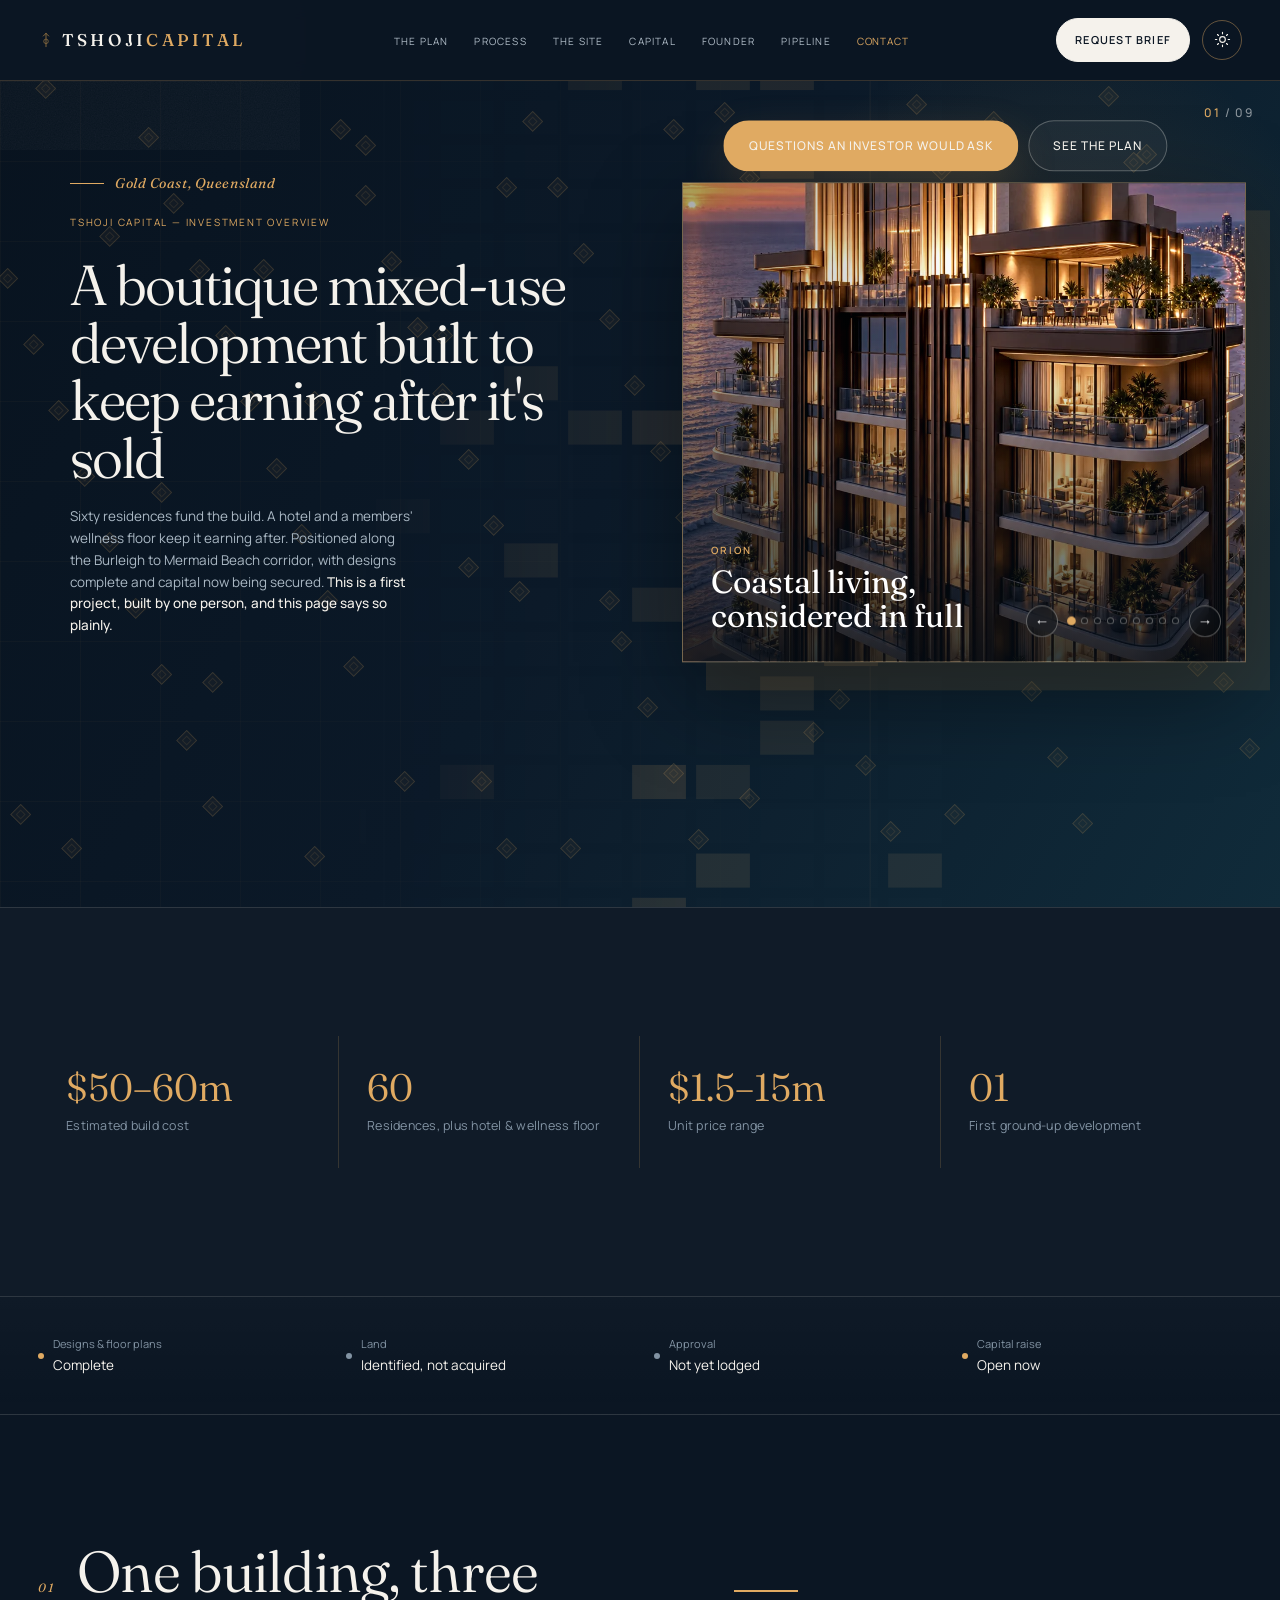
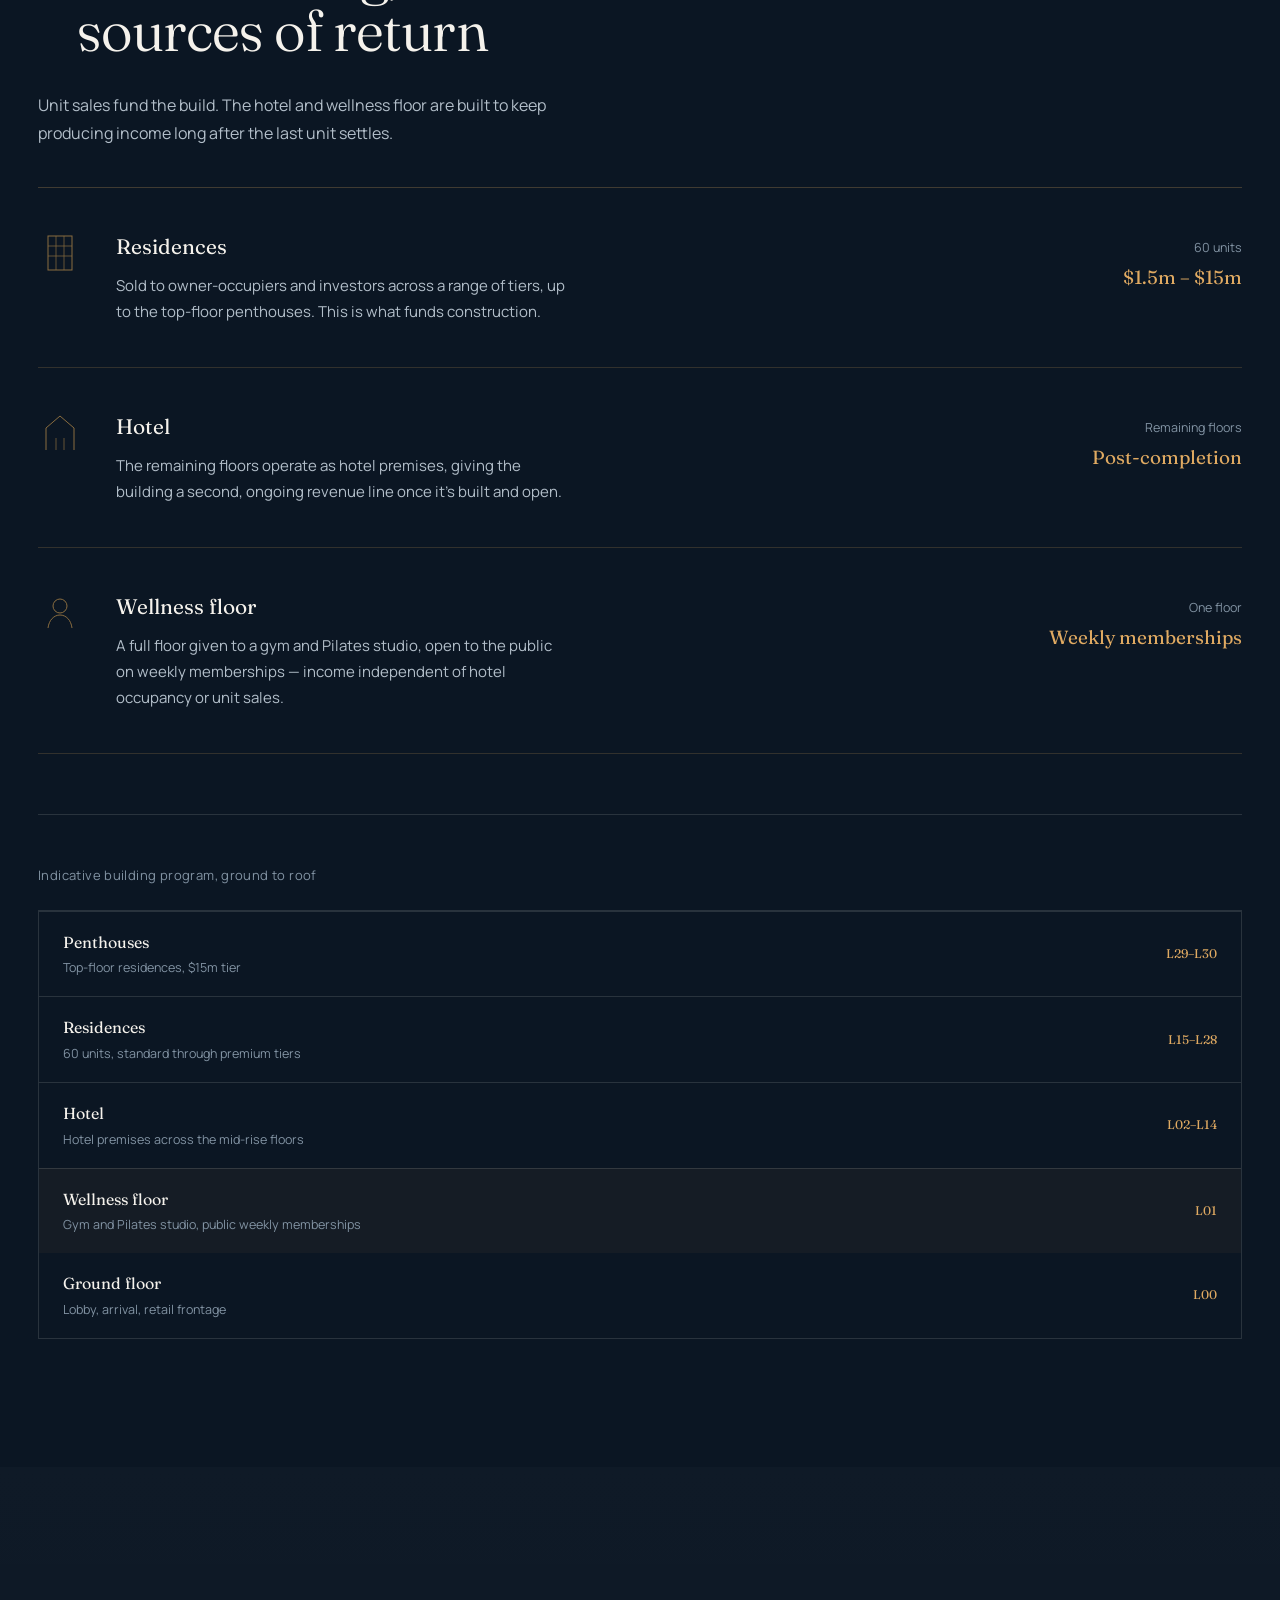
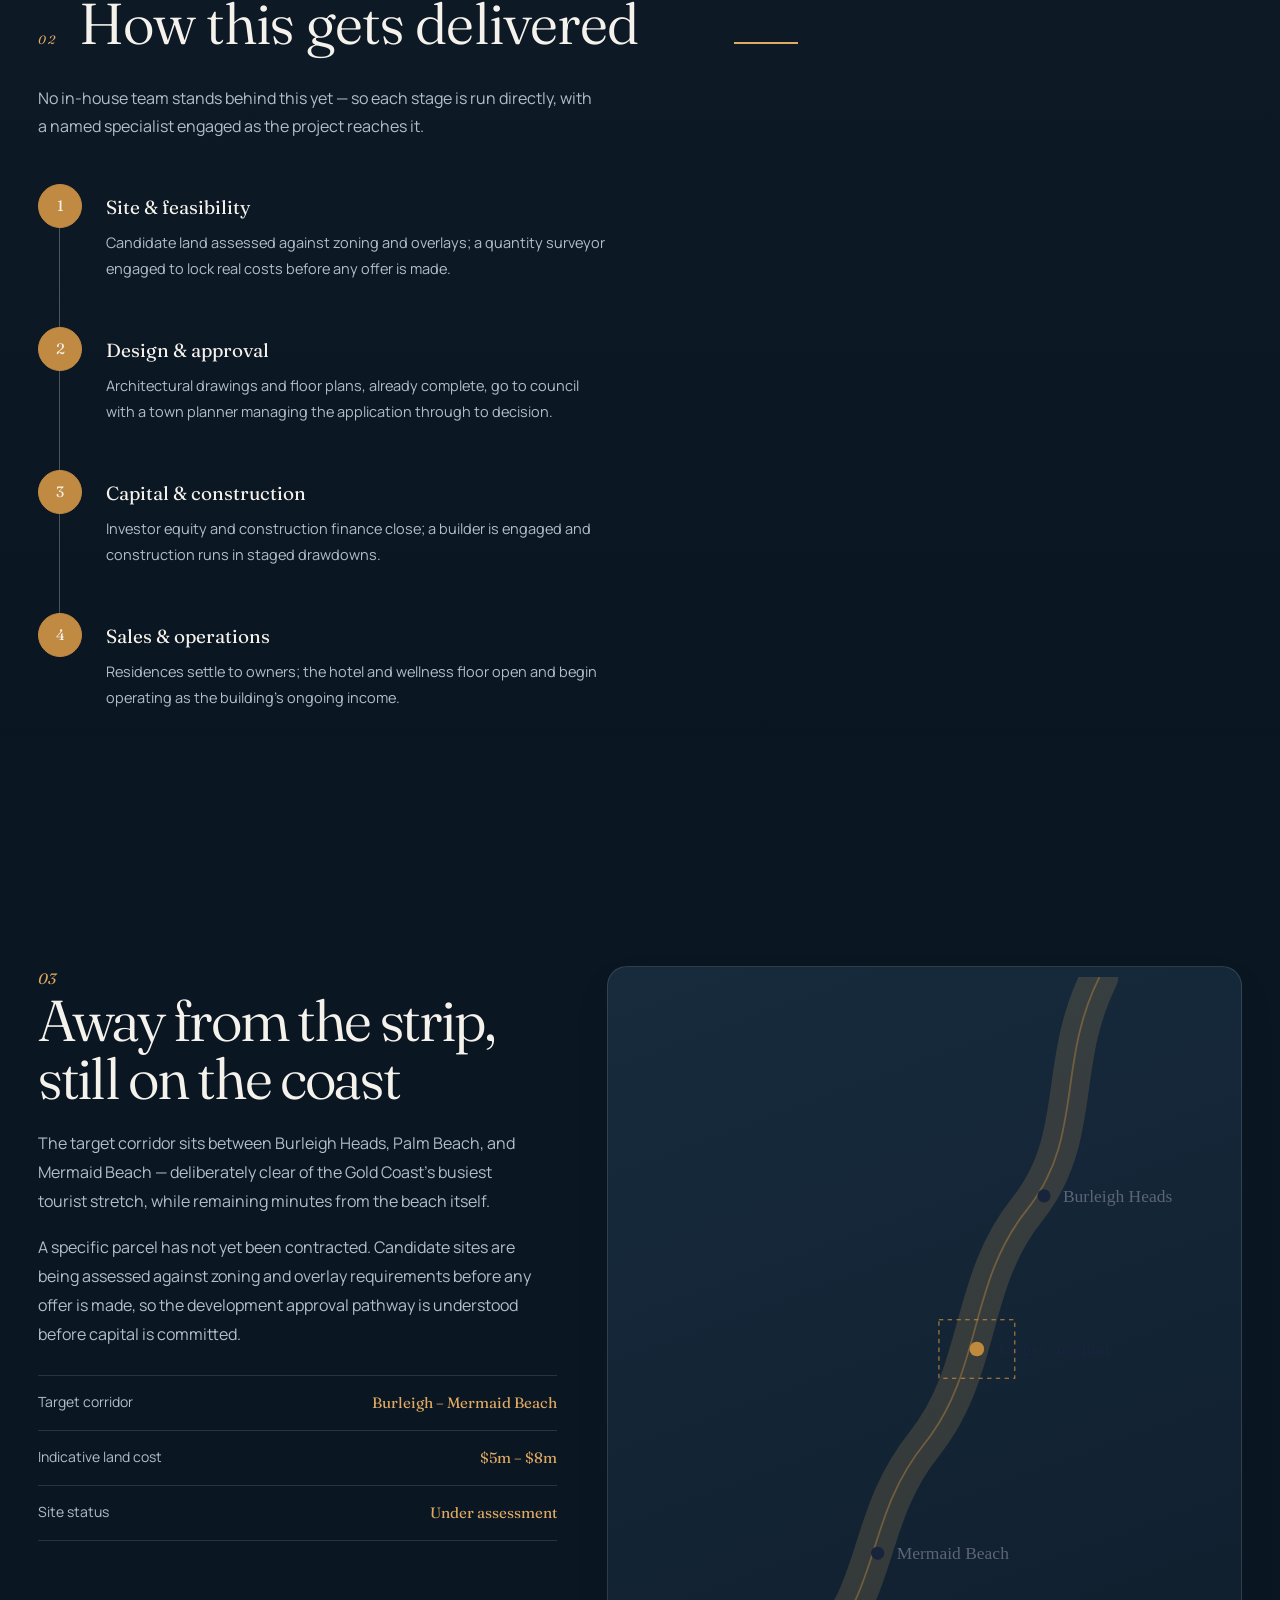
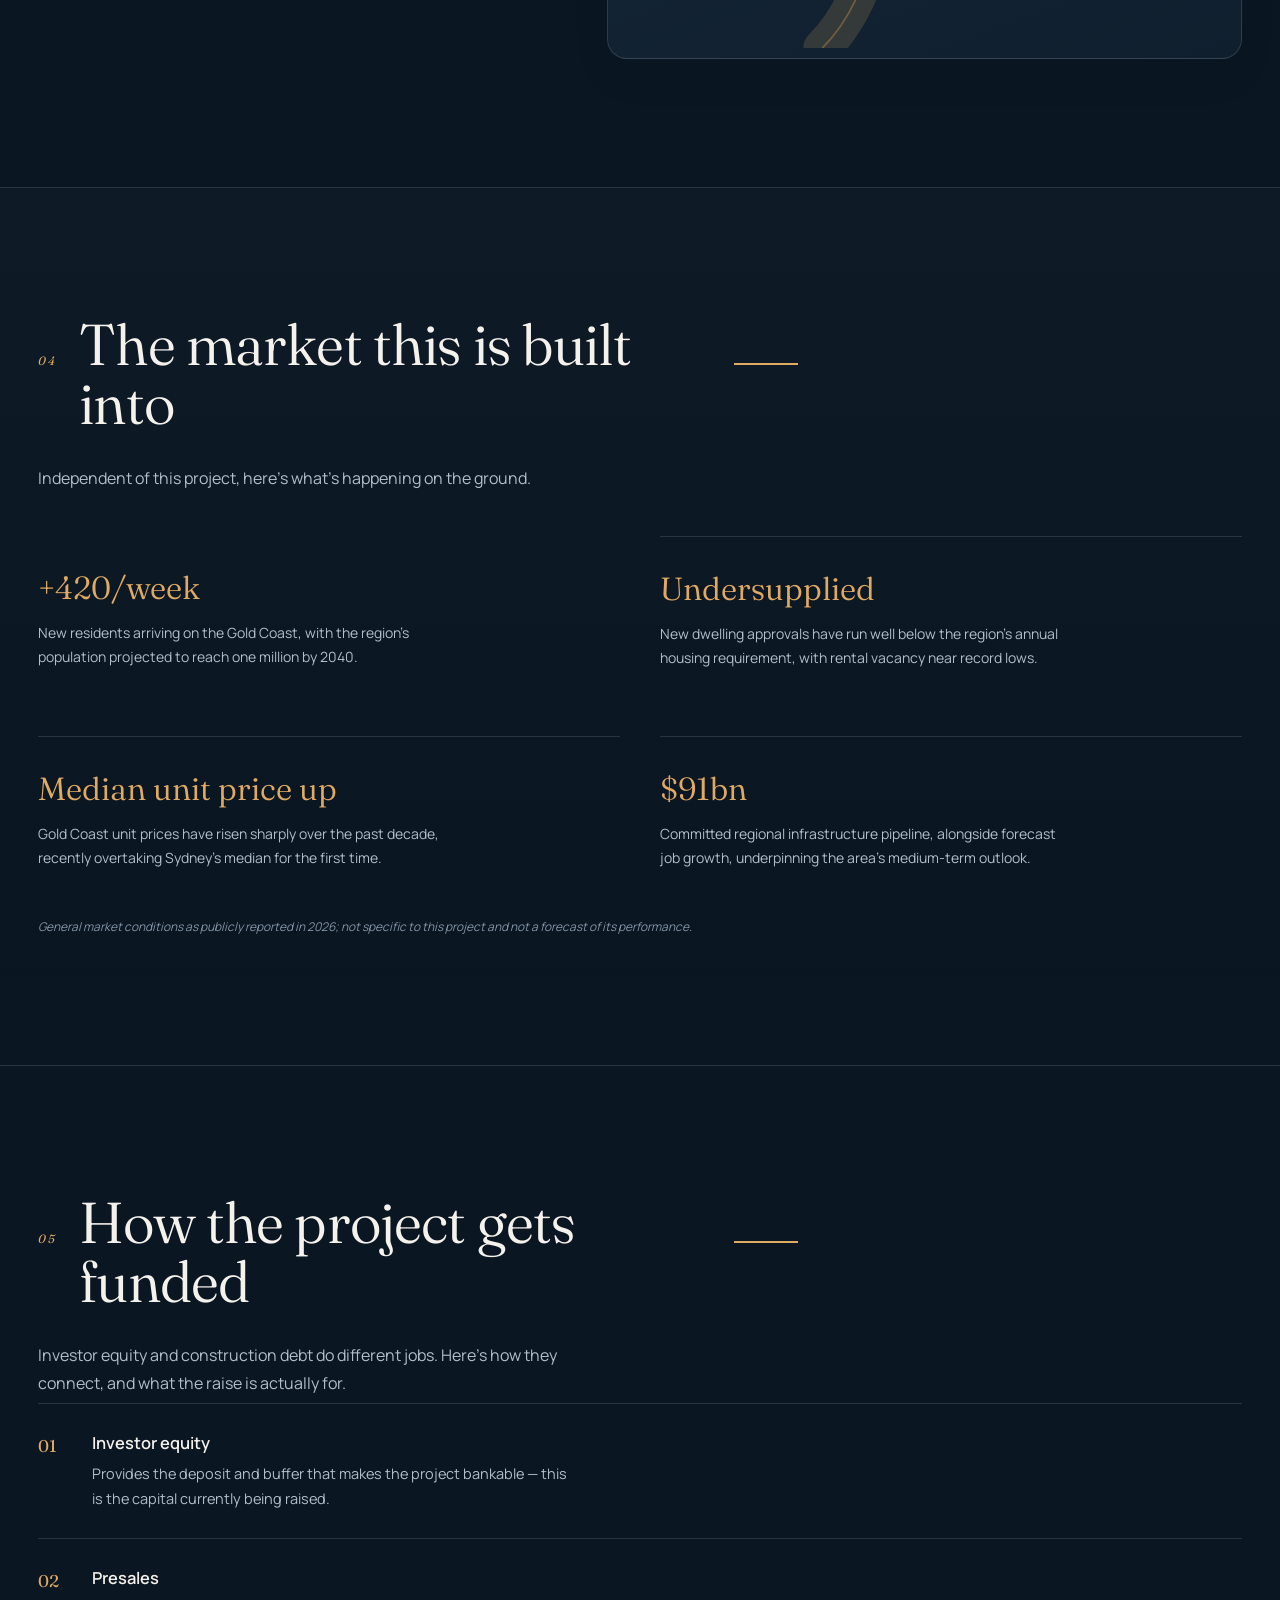
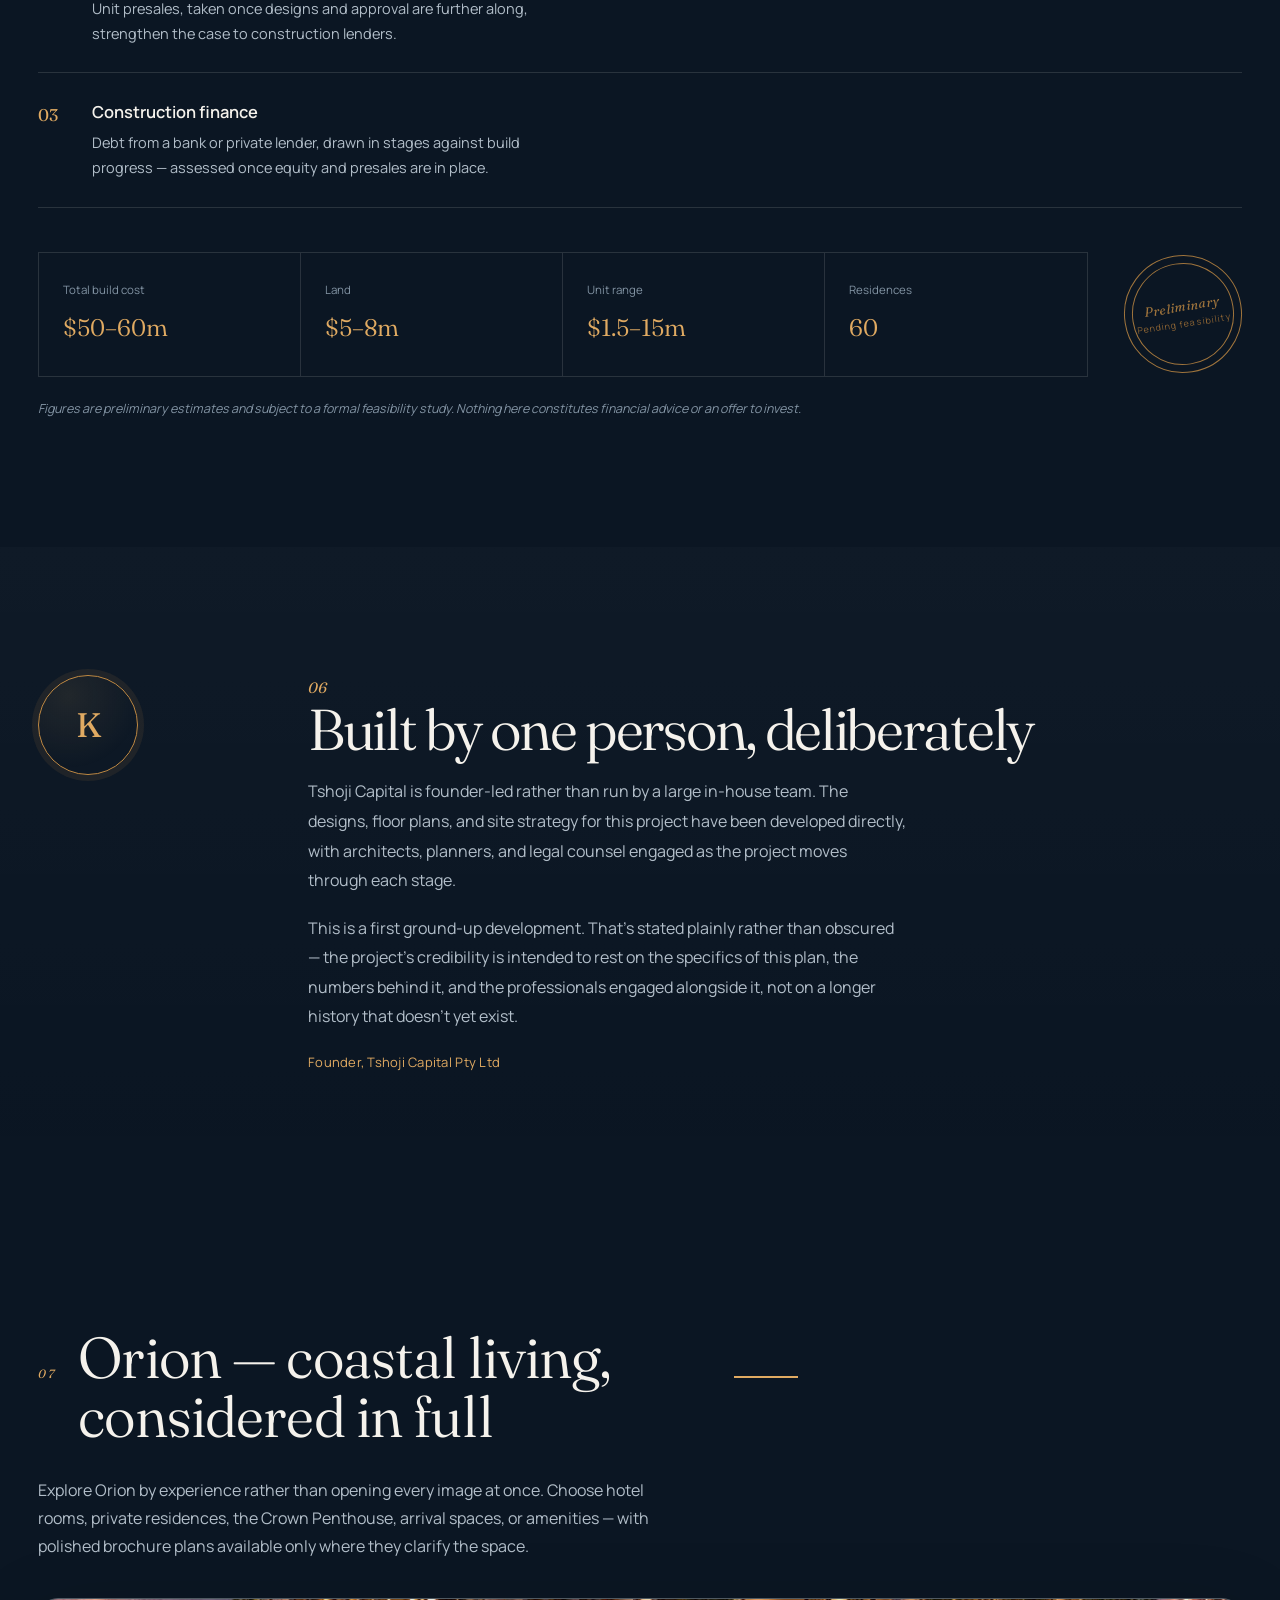
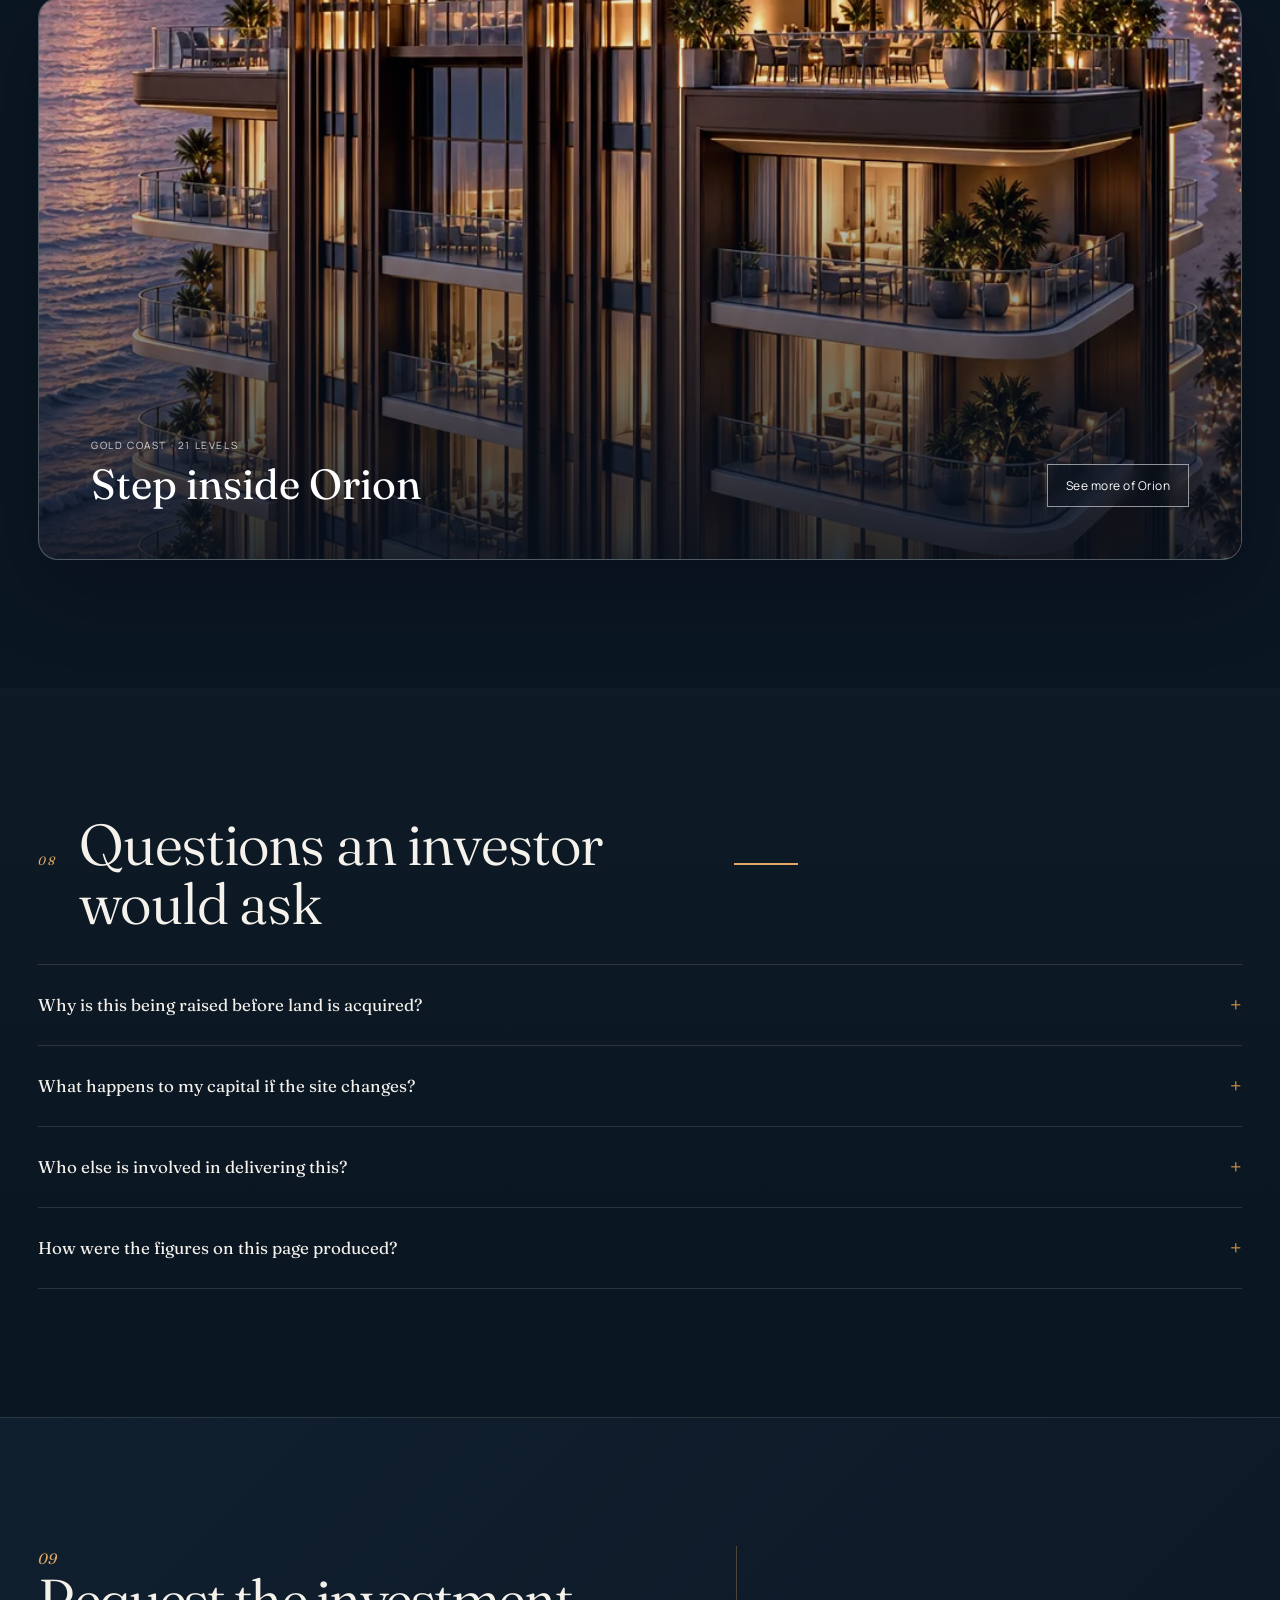
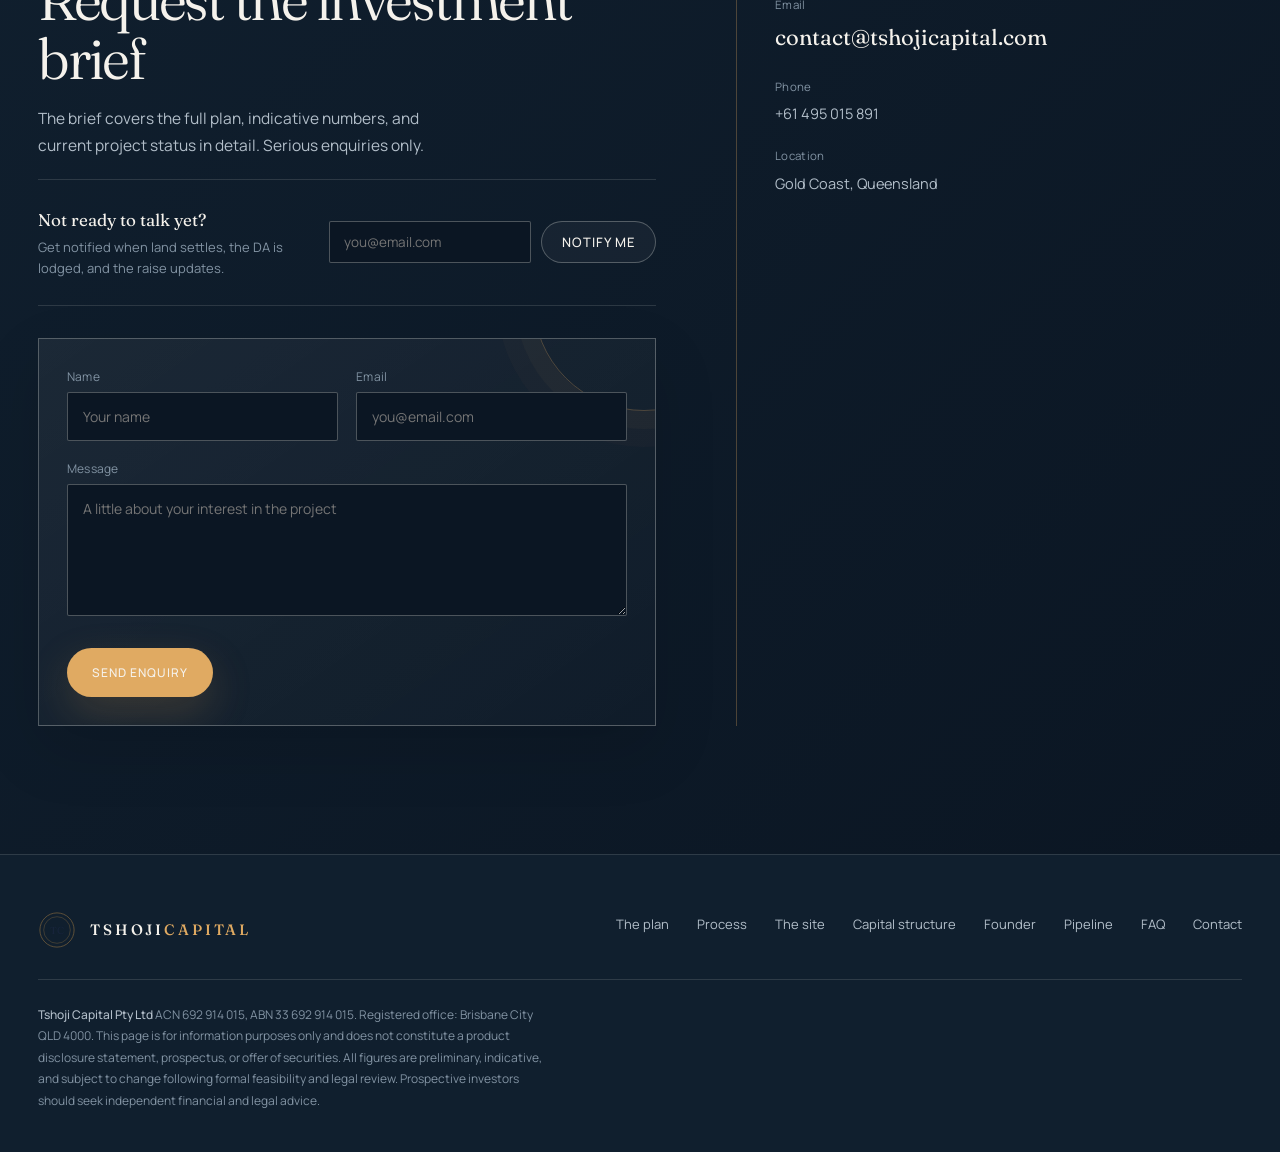
<file: tshojicapital-main/index.html>
<!DOCTYPE html>
<html lang="en">
<head>
<meta charset="UTF-8">
<meta name="viewport" content="width=device-width, initial-scale=1.0">
<title>Tshoji Capital — The Halcyon</title>
<link rel="preconnect" href="https://fonts.googleapis.com">
<link rel="preconnect" href="https://fonts.gstatic.com" crossorigin>
<link href="https://fonts.googleapis.com/css2?family=Fraunces:ital,opsz,wght@0,9..144,300;0,9..144,400;0,9..144,500;0,9..144,600;1,9..144,400&family=Manrope:wght@400;500;600;700&display=swap" rel="stylesheet">
<style>
  :root{
    --navy: #0b1623;
    --navy-2: #101f2e;
    --navy-3: #172b3d;
    --navy-edge: #f5f2ec;
    --brass: #c18a43;
    --brass-light: #e0aa62;
    --brass-dim: #a87538;
    --cream: #f5f2ec;
    --cream-dim: #b2bec9;
    --stone: #8293a3;
    --hairline: rgba(245,242,236,0.13);
    --hairline-strong: rgba(245,242,236,0.28);
    --nav-surface: rgba(11,22,35,0.84);
    --hero-surface: linear-gradient(120deg, #08131f 0%, #0b1928 48%, #102b3a 100%);
    --hero-copy: #aab8c4;
    --hero-grid: rgba(224,170,98,.12);
    --hero-image-bg: #13283a;
    --hero-light: #f5f2ec;
    --control-surface: rgba(255,255,255,.04);
    --quartz-line: rgba(224,170,98,.18);
    --quartz-fill: rgba(224,170,98,.055);
    --font-display: 'Fraunces', Georgia, serif;
    --font-body: 'Manrope', -apple-system, sans-serif;
    --radius: 2px;
  }
  :root[data-theme="light"]{
    --navy: #f5f2ec;
    --navy-2: #ebe7df;
    --navy-3: #ded8cd;
    --navy-edge: #07111d;
    --brass: #a36f32;
    --brass-light: #c18a43;
    --brass-dim: #785126;
    --cream: #142337;
    --cream-dim: #4c5a6b;
    --stone: #718092;
    --hairline: rgba(20,35,55,0.14);
    --hairline-strong: rgba(20,35,55,0.28);
    --nav-surface: rgba(245,242,236,0.82);
    --hero-surface: linear-gradient(120deg, #e6e0d4 0%, #f5f2ec 48%, #d9e1e1 100%);
    --hero-copy: #4c5a6b;
    --hero-grid: rgba(120,81,38,.13);
    --hero-image-bg: #d9d1c4;
    --hero-light: #142337;
    --control-surface: rgba(20,35,55,.04);
    --quartz-line: rgba(120,81,38,.2);
    --quartz-fill: rgba(120,81,38,.06);
  }
  *{box-sizing:border-box; margin:0; padding:0;}
  html{scroll-behavior:smooth;}
  body{
    background: var(--navy);
    color: var(--cream);
    font-family: var(--font-body);
    font-size: 16px;
    line-height: 1.6;
    -webkit-font-smoothing: antialiased;
  }
  img{max-width:100%; display:block;}
  a{color:inherit;}
  .wrap{max-width: 1160px; margin:0 auto; padding: 0 32px;}
  @media(max-width:600px){ .wrap{padding:0 22px;} }

  nav.top{
    position: sticky; top:0; z-index:30;
    background: var(--nav-surface);
    backdrop-filter: blur(10px);
    border-bottom: 1px solid var(--hairline);
  }
  nav.top .inner{
    display:flex; align-items:center; justify-content:space-between;
    padding: 15px 32px;
    max-width: 1160px; margin: 0 auto;
  }
  .word{ font-family: var(--font-display); font-weight:500; font-size: 16px; letter-spacing: 0.16em; display:flex; align-items:center; white-space:nowrap; }
  .word span{color: var(--brass-light);}
  .navlinks{display:none; gap: 34px; list-style:none;}
  @media(min-width: 780px){ .navlinks{display:flex;} }
  .navlinks a{font-size: 11.5px; color: var(--cream-dim); text-decoration:none; letter-spacing:0.05em; text-transform:uppercase; transition: color .2s, opacity .2s;}
  .navlinks a.active{ color:var(--brass-light); }
  .navlinks a:hover{color: var(--brass-light);}
  .nav-actions{ display:flex; align-items:center; gap:10px; }
  .menu-btn{
    background:var(--cream); border:1px solid var(--cream); color:var(--navy);
    font-size:11px; font-weight:600; letter-spacing:.04em; text-transform:uppercase; padding:11px 16px; border-radius: var(--radius); font-family:var(--font-body); text-decoration:none; transition: all .2s;
  }
  .menu-btn:hover{ background:var(--brass-light); border-color:var(--brass-light); color:var(--navy-edge); }
  .theme-toggle{
    width:42px; height:42px; padding:0; border:1px solid var(--hairline-strong); border-radius:50%; background:transparent; color:var(--cream); display:inline-flex; align-items:center; justify-content:center; cursor:pointer; transition: all .2s;
  }
  .theme-toggle:hover{ border-color:var(--brass); color:var(--brass-light); transform:rotate(-12deg); }
  .theme-toggle svg{ width:17px; height:17px; }
  .theme-toggle .moon{ display:none; }
  [data-theme="light"] .theme-toggle .sun{ display:block; }
  [data-theme="light"] .theme-toggle .moon{ display:none; }
  @media(max-width:900px){ .navlinks{gap:16px;} .navlinks a{font-size:11px;} }
  @media(max-width:780px){ .navlinks{display:none;} nav.top .inner{padding:14px 22px;} }
  @media(max-width:420px){ .menu-btn{padding:10px 11px; font-size:10px;} .theme-toggle{width:38px; height:38px;} }

  .btn, .menu-btn, .theme-toggle, .orion-open, .orion-tab{ letter-spacing:.02em; }
  .btn-primary{ box-shadow:0 10px 24px rgba(163,111,50,.16); }
  .btn-primary:hover{ box-shadow:0 14px 30px rgba(163,111,50,.24); }
  .section-head{ border-left:2px solid var(--brass); padding-left:20px; }
  .section-head h2{ letter-spacing:-.015em; }
  .dev-frame, .orion-explorer, .map-box{ box-shadow:0 18px 40px rgba(7,17,29,.06); }
  @media(prefers-reduced-motion:reduce){ .theme-toggle:hover,.btn-primary:hover{transform:none;} }

  header.hero{
    position: relative;
    overflow:hidden;
    min-height: 92vh;
    display:flex; align-items:center;
    padding: 130px 0 60px;
    background:
      radial-gradient(ellipse 900px 500px at 88% 6%, rgba(176,141,87,0.18), transparent 62%),
      radial-gradient(ellipse 600px 500px at 0% 100%, rgba(228,214,184,0.8), transparent 65%),
      var(--navy);
  }
  .facade{
    position:absolute; top:0; right:-6%; height:100%; width:58%;
    opacity: 0.9;
    -webkit-mask-image: linear-gradient(to left, black 40%, transparent 92%);
            mask-image: linear-gradient(to left, black 40%, transparent 92%);
  }
  @media(max-width:820px){ .facade{width:100%; right:-30%; opacity:0.35;} }
  .hero-inner{ position:relative; z-index:2; max-width: 640px; }
  .folio{ font-family: var(--font-display); font-style: italic; font-size: 15px; color: var(--brass-light); margin-bottom:0; }
  .hero-dateline{ font-size:12.5px; color: var(--stone); letter-spacing:0.08em; margin-bottom:26px; }
  h1.headline{
    font-family: var(--font-display);
    font-weight: 340;
    font-size: clamp(38px, 6.4vw, 68px);
    line-height: 1.08;
    max-width: 15ch;
    letter-spacing: -0.015em;
  }
  .lede{ margin-top: 28px; max-width: 48ch; font-size: 17.5px; color: var(--cream-dim); line-height: 1.75; }
  .lede b{ color: var(--cream); font-weight:500; }
  .hero-actions{ display:flex; gap:18px; flex-wrap:wrap; margin-top: 40px; }
  .btn{
    font-family: var(--font-body); font-size: 14px; font-weight:500;
    padding: 15px 28px; border-radius: var(--radius);
    text-decoration:none; display:inline-block; cursor:pointer; border:1px solid transparent;
    transition: all .2s;
  }
  .btn-primary{ background: var(--brass); color: var(--navy-edge); }
  .btn-primary:hover{ background: var(--brass-light); }
  .btn-ghost{ border-color: var(--hairline-strong); color: var(--cream); background:transparent; }
  .btn-ghost:hover{ border-color: var(--brass); color: var(--brass-light); }

  section.pipeline{ border-top: 1px solid var(--hairline); border-bottom: 1px solid var(--hairline); background: var(--navy-2); }
  .pipeline-inner{ display:grid; grid-template-columns: repeat(2,1fr); }
  @media(min-width:760px){ .pipeline-inner{grid-template-columns: repeat(4,1fr);} }
  .pipeline-item{ padding: 40px 32px; border-right:1px solid var(--hairline); border-bottom:1px solid var(--hairline); }
  @media(min-width:760px){ .pipeline-item:nth-child(4){border-right:none;} .pipeline-item{border-bottom:none;} }
  @media(max-width:759px){ .pipeline-item:nth-child(even){border-right:none;} }
  .pipeline-item .pnum{ font-family: var(--font-display); font-weight:340; font-size: clamp(26px,3.4vw,38px); color: var(--brass-light); line-height:1; }
  .pipeline-item .plabel{ margin-top:10px; font-size:12.5px; color: var(--stone); letter-spacing:0.02em; }

  section.stage{ padding: 26px 0; border-bottom: 1px solid var(--hairline); }
  .stage-inner{ display:grid; grid-template-columns: repeat(2, 1fr); gap: 20px 28px; }
  @media(min-width:700px){ .stage-inner{grid-template-columns: repeat(4, 1fr);} }
  .stage-item{ display:flex; align-items:center; gap:9px; }
  .stage-item .dot{ width:6px; height:6px; border-radius:50%; flex-shrink:0; }
  .stage-item .dot.done{ background: var(--brass-light); }
  .stage-item .dot.pending{ background: var(--stone); }
  .stage-item .txt .label{ font-size:11px; color: var(--stone); }
  .stage-item .txt .val{ font-size: 13.5px; margin-top:2px; }

  section{ padding: 100px 0; }
  .section-head{ max-width: 60ch; margin-bottom: 50px; display:flex; gap:22px; align-items:baseline; }
  .section-head h2{ flex:1; }
  h2{ font-family: var(--font-display); font-weight:340; font-size: clamp(28px, 3.8vw, 42px); line-height:1.18; letter-spacing:-0.01em; }
  .section-intro{ margin-top:16px; color: var(--cream-dim); font-size:16px; max-width:56ch; line-height:1.75; }

  .plan-rows{ border-top: 1px solid var(--hairline); }
  .plan-row{ display:grid; grid-template-columns: 56px 1fr; gap: 22px; padding: 34px 0; border-bottom: 1px solid var(--hairline); }
  @media(min-width:680px){ .plan-row{grid-template-columns: 56px 1fr 210px;} }
  .plan-row .glyph{ width:44px; height:44px; }
  .plan-row h3{ font-family: var(--font-display); font-weight:400; font-size: 21px; margin-bottom: 9px; }
  .plan-row p{ font-size: 15px; color: var(--cream-dim); line-height:1.75; max-width: 50ch; }
  .plan-row .figure{ text-align:left; margin-top:16px; font-size:12.5px; color: var(--stone); padding-top:14px; border-top: 1px solid var(--hairline); grid-column: 1 / -1; }
  @media(min-width:680px){ .plan-row .figure{ text-align:right; margin-top:4px; border-top:none; padding-top:4px; grid-column:auto; } }
  .plan-row .figure b{ display:block; font-family: var(--font-display); font-size:19px; color: var(--brass-light); font-weight:400; margin-top:4px;}

  .stack-wrap{ margin-top: 60px; border-top:1px solid var(--hairline); padding-top:50px; }
  .stack-head{ font-size:13px; color: var(--stone); letter-spacing:0.03em; margin-bottom:24px; }
  .stack{ display:flex; flex-direction:column-reverse; border:1px solid var(--hairline); }
  .stack-tier{ display:flex; align-items:center; justify-content:space-between; padding: 18px 24px; border-top:1px solid var(--hairline); }
  .stack-tier:first-child{ border-top:none; }
  .stack-tier .t-name{ font-family: var(--font-display); font-size:16px; }
  .stack-tier .t-desc{ font-size:12.5px; color: var(--stone); margin-top:3px; }
  .stack-tier .t-floors{ font-size:12.5px; color: var(--brass-light); font-family: var(--font-display); white-space:nowrap; padding-left:20px; }
  .stack-tier.emph{ background: rgba(176,141,87,0.06); }

  .process-rows{ position:relative; margin-top:10px; }
  .process-item{ display:grid; grid-template-columns: 44px 1fr; gap:24px; padding-bottom:46px; position:relative; }
  .process-item:last-child{ padding-bottom:0; }
  .process-item .pstep{
    width:44px; height:44px; border:1px solid var(--brass); border-radius:50%;
    display:flex; align-items:center; justify-content:center;
    font-family: var(--font-display); font-size:15px; color: var(--brass-light);
    background: var(--navy); position:relative; z-index:2; flex-shrink:0;
  }
  .process-item:not(:last-child)::before{
    content:""; position:absolute; left:21px; top:44px; bottom:-2px; width:1px; background: var(--hairline-strong);
  }
  .process-item h3{ font-family: var(--font-display); font-weight:400; font-size:19px; margin-bottom:8px; padding-top:8px; }
  .process-item p{ font-size:14.5px; color: var(--cream-dim); line-height:1.75; max-width:56ch; }

  .faq-item{ border-top:1px solid var(--hairline); }
  .faq-item:last-child{ border-bottom:1px solid var(--hairline); }
  .faq-item summary{
    list-style:none; cursor:pointer; padding: 24px 0; display:flex; justify-content:space-between; align-items:center; gap:20px;
    font-family: var(--font-display); font-size:17px; font-weight:400;
  }
  .faq-item summary::-webkit-details-marker{ display:none; }
  .faq-item summary .plus{ font-family: var(--font-body); font-size:20px; color: var(--brass); flex-shrink:0; transition: transform .2s; }
  .faq-item[open] summary .plus{ transform: rotate(45deg); }
  .faq-item .faq-a{ padding: 0 0 26px; font-size:14.5px; color: var(--cream-dim); line-height:1.75; max-width:58ch; }

  .updates{ display:flex; flex-direction:column; gap:14px; padding:26px 0; border-top:1px solid var(--hairline); border-bottom:1px solid var(--hairline); margin-top:20px; }
  @media(min-width:640px){ .updates{flex-direction:row; align-items:center; justify-content:space-between;} }
  .updates .u-copy .u-title{ font-family: var(--font-display); font-size:17px; }
  .updates .u-copy .u-sub{ font-size:13px; color: var(--stone); margin-top:4px; }
  .updates-form{ display:flex; gap:10px; flex-shrink:0; }
  .updates-form input{
    background: var(--navy); border:1px solid var(--hairline-strong); color: var(--cream);
    padding: 11px 14px; font-family: var(--font-body); font-size:13.5px; border-radius: var(--radius); min-width:200px;
  }

  section.market{ background: var(--navy-2); border-top:1px solid var(--hairline); border-bottom:1px solid var(--hairline); }
  .market-grid{ display:grid; grid-template-columns:1fr; gap:40px; }
  @media(min-width:860px){ .market-grid{grid-template-columns: 1fr 1fr;} }
  .market-stat{ padding: 26px 0; border-top:1px solid var(--hairline); }
  .market-stat:first-child{ border-top:none; }
  .market-stat .m-num{ font-family: var(--font-display); font-size: clamp(24px,3vw,32px); color: var(--brass-light); font-weight:340; }
  .market-stat .m-txt{ font-size:14px; color: var(--cream-dim); margin-top:8px; line-height:1.7; max-width:46ch; }
  .market-source{ margin-top:22px; font-size:12px; color: var(--stone); font-style:italic; }


  .loc-layout{ display:grid; grid-template-columns: 1fr; gap: 50px; align-items:start; }
  @media(min-width:900px){ .loc-layout{grid-template-columns: 0.9fr 1.1fr;} }
  .loc-text p{ color: var(--cream-dim); font-size:16px; line-height:1.8; margin-bottom:18px; max-width:50ch;}
  .loc-list{ list-style:none; margin-top: 26px; border-top:1px solid var(--hairline); }
  .loc-list li{ display:flex; justify-content:space-between; padding: 15px 0; border-bottom:1px solid var(--hairline); font-size: 14px; }
  .loc-list li span:first-child{color:var(--cream-dim);}
  .loc-list li span:last-child{color: var(--brass-light); font-family: var(--font-display); font-size:15px;}
  .map-box{
    background: linear-gradient(160deg, var(--navy-3), var(--navy-2));
    border:1px solid var(--hairline); border-radius: var(--radius);
    min-height: 420px; display:flex; align-items:center; justify-content:center; padding: 10px;
    position:relative; overflow:hidden;
  }
  .map-box svg{ width:100%; height:auto; }

  .cap-flow{ display:flex; flex-direction:column; gap: 0; margin-top: 6px; }
  .cap-row{ display:flex; gap: 24px; align-items:flex-start; padding: 26px 0; border-top: 1px solid var(--hairline); }
  .cap-row:last-child{ border-bottom: 1px solid var(--hairline); }
  .cap-index{ font-family: var(--font-display); font-size:17px; color: var(--brass-light); width: 30px; flex-shrink:0; padding-top:2px;}
  .cap-row h4{ font-size:16.5px; font-weight:600; margin-bottom:6px; }
  .cap-row p{ font-size:14.5px; color: var(--cream-dim); max-width: 54ch; line-height:1.7;}
  .cap-figures{ display:grid; grid-template-columns: repeat(2,1fr); border:1px solid var(--hairline); margin-top: 44px; }
  @media(min-width:600px){ .cap-figures{grid-template-columns: repeat(4,1fr);} }
  .cap-fig{ padding: 28px 24px; border-right:1px solid var(--hairline); border-bottom:1px solid var(--hairline); }
  @media(min-width:600px){ .cap-fig:nth-child(4){border-right:none;} .cap-fig{border-bottom:none;} }
  @media(max-width:599px){ .cap-fig:nth-child(even){border-right:none;} }
  .cap-fig .flabel{ font-size:11.5px; color: var(--stone); margin-bottom:10px; }
  .cap-fig .fval{ font-family: var(--font-display); font-size: 24px; color: var(--brass-light); font-weight:340;}
  .fine{ margin-top: 22px; font-size: 12.5px; color: var(--stone); font-style: italic; }

  .founder-layout{ display:grid; grid-template-columns: 1fr; gap: 40px; }
  @media(min-width:780px){ .founder-layout{grid-template-columns: 230px 1fr;} }
  .founder-mark{
    width: 100px; height: 100px; border-radius: 50%;
    border: 1px solid var(--brass); display:flex; align-items:center; justify-content:center;
    font-family: var(--font-display); font-size: 34px; color: var(--brass-light);
    background: radial-gradient(circle at 30% 20%, rgba(176,141,87,0.12), transparent 70%);
  }
  .founder-copy p{ color: var(--cream-dim); font-size: 16px; line-height:1.85; margin-bottom: 18px; max-width: 60ch; }
  .founder-copy .role{ color: var(--brass-light); font-size: 13px; margin-top: 20px; letter-spacing:0.02em; }

  section.contact{ background: var(--navy-2); border-top: 1px solid var(--hairline); }
  .contact-inner{ display:grid; grid-template-columns:1fr; gap: 48px; }
  @media(min-width:820px){ .contact-inner{grid-template-columns: 1.1fr 0.9fr;} }
  .contact-form{ display:grid; grid-template-columns:repeat(2, minmax(0, 1fr)); gap:18px; margin-top:32px; padding:28px; border:1px solid var(--hairline-strong); background:linear-gradient(145deg, rgba(255,255,255,.055), rgba(255,255,255,.015)); box-shadow:0 24px 60px rgba(0,0,0,.12); position:relative; overflow:hidden; animation:contactFormIn .8s cubic-bezier(.2,.7,.2,1) both; }
  @keyframes contactFormIn{ from{transform:translateY(18px);} to{transform:none;} }
  .contact-form::before{ content:""; position:absolute; width:220px; height:220px; top:-150px; right:-100px; border-radius:50%; border:1px solid rgba(224,170,98,.28); box-shadow:0 0 0 18px rgba(224,170,98,.035), 0 0 0 36px rgba(224,170,98,.02); pointer-events:none; }
  .contact-form > div{ min-width:0; position:relative; z-index:1; }
  .contact-form > div:nth-child(3){ grid-column:1 / -1; }
  .contact-form > button{ grid-column:1 / -1; position:relative; z-index:1; }
  .contact-form input, .contact-form textarea{
    background: var(--navy); border:1px solid var(--hairline-strong); color: var(--cream);
    padding: 14px 15px; font-family: var(--font-body); font-size:14px; border-radius: var(--radius); width:100%; min-height:48px;
  }
  .contact-form input:focus, .contact-form textarea:focus{ outline:none; border-color: var(--brass); }
  .contact-form label{ font-size:12px; color: var(--stone); margin-bottom:6px; display:block; letter-spacing:0.02em; }
  .contact-form textarea{ resize:vertical; min-height:132px; }
  .contact-form button{ justify-self:start; }
  @media(max-width:620px){ .contact-form{grid-template-columns:1fr; padding:20px;} .contact-form > div:nth-child(3), .contact-form > button{grid-column:auto;} }
  .contact-side{ padding-top: 4px; }
  .contact-side .clabel{ font-size:11.5px; color: var(--stone); letter-spacing:0.03em; margin-top:22px; }
  .contact-side .cval{ font-family: var(--font-display); font-size:18px; margin-top:6px; color: var(--cream); }
  .contact-side .cval.dim{ font-family: var(--font-body); font-size:14.5px; color: var(--cream-dim); }

  footer{ border-top: 1px solid var(--hairline); padding: 56px 0 40px; }
  .footer-top{ display:flex; flex-direction:column; gap: 30px; padding-bottom:30px; border-bottom:1px solid var(--hairline); }
  @media(min-width:760px){ .footer-top{flex-direction:row; justify-content:space-between; align-items:flex-start;} }
  .footer-nav{ display:flex; gap:28px; list-style:none; flex-wrap:wrap; }
  .footer-nav a{ font-size:13px; color: var(--cream-dim); text-decoration:none; }
  .footer-nav a:hover{ color: var(--brass-light); }
  .footer-legal{ max-width: 74ch; font-size: 12px; color: var(--stone); line-height:1.8; margin-top:24px; }
  .footer-legal b{ color: var(--cream-dim); font-weight:500; }

  ::selection{ background: var(--brass); color: var(--navy); }
  :focus-visible{ outline: 2px solid var(--brass-light); outline-offset: 2px; }
  .reveal{ opacity:0; transform: translateY(18px); transition: opacity .7s ease, transform .7s ease; }
  .reveal.in{ opacity:1; transform: translateY(0); }
  @media (prefers-reduced-motion: reduce){ html{scroll-behavior:auto;} .reveal{opacity:1; transform:none; transition:none;} }

  .grain{
    position:fixed; inset:0; z-index:1; pointer-events:none;
    opacity:0.035; mix-blend-mode:multiply;
  }

  .vane{ width:16px; height:16px; display:inline-block; vertical-align:-2px; margin-right:8px; transition: transform .5s cubic-bezier(.2,.8,.2,1); }
  .word:hover .vane{ transform: rotate(35deg); }

  .stamp{
    position:relative; width:118px; height:118px; flex-shrink:0;
    border:1.4px solid var(--brass); border-radius:50%;
    display:flex; align-items:center; justify-content:center;
    transform: rotate(-9deg);
    opacity:0.82;
  }
  .stamp::before{
    content:""; position:absolute; inset:7px; border:1px solid var(--brass); border-radius:50%;
  }
  .stamp .stamp-text{
    font-family: var(--font-display); font-style:italic; font-size:13px; color: var(--brass);
    text-align:center; line-height:1.35; letter-spacing:0.03em;
  }
  .stamp .stamp-text small{ display:block; font-family: var(--font-body); font-style:normal; font-size:9px; letter-spacing:0.12em; margin-top:3px; color: var(--brass-dim); }
  .cap-figures-row{ display:flex; gap:36px; align-items:center; flex-wrap:wrap; margin-top:44px; }
  .cap-figures-row .cap-figures{ margin-top:0; flex:1; min-width:280px; }

  .pnum{ transition: opacity .6s ease, transform .6s ease; }
  .pnum.pop-in{ animation: popnum .5s ease; }
  @keyframes popnum{ from{ opacity:0; transform: translateY(8px) scale(0.96);} to{ opacity:1; transform: translateY(0) scale(1);} }

  .footer-brand{ display:flex; align-items:center; gap:14px; }
  .seal{ width:38px; height:38px; flex-shrink:0; }

  .dev-note{
    display:flex; align-items:center; gap:10px; margin-bottom:36px;
    font-size:13px; color: var(--stone); font-style:italic;
  }
  .dev-note i{ width:14px; height:14px; border:1px solid var(--stone); border-radius:50%; flex-shrink:0; display:inline-flex; align-items:center; justify-content:center; font-style:normal; font-size:10px; }
  .dev-grid{ display:grid; grid-template-columns:1fr; gap:28px; }
  @media(min-width:720px){ .dev-grid{grid-template-columns: 1.3fr 1fr;} }
  .dev-frame{
    position:relative; overflow:hidden; border:1px solid var(--hairline); border-radius: var(--radius);
    background: var(--navy-2); aspect-ratio: 4/3; display:flex; align-items:center; justify-content:center;
  }
  .dev-frame.tall{ aspect-ratio: 3/4; }
  @media(min-width:720px){ .dev-frame.lead{ grid-row: span 2; aspect-ratio: 4/5; } }
  .dev-frame img{ width:100%; height:100%; object-fit:cover; display:block; transition: transform .6s cubic-bezier(.2,.8,.2,1); }
  .dev-frame:hover img{ transform: scale(1.045); }
  .dev-frame .dev-placeholder{
    display:flex; flex-direction:column; align-items:center; gap:10px; padding:20px; text-align:center;
    color: var(--stone);
  }
  .dev-frame .dev-placeholder svg{ width:34px; height:34px; opacity:0.6; }
  .dev-frame .dev-placeholder span{ font-size:12px; max-width:22ch; line-height:1.5; }
  .dev-frame .dev-tag{
    position:absolute; left:14px; bottom:14px; z-index:2;
    font-family: var(--font-display); font-style:italic; font-size:14px; color: var(--cream);
    background: rgba(248,243,232,0.86); backdrop-filter: blur(4px); padding:5px 12px; border-radius: var(--radius);
  }
  .dev-copy{ margin-top:26px; max-width:60ch; }
  .dev-copy p{ font-size:14.5px; color: var(--cream-dim); line-height:1.75; }

  .orion-intro{ max-width:64ch; margin-top:-30px; color:var(--cream-dim); font-size:16px; line-height:1.75; }
  .orion-explorer{ margin-top:38px; border:1px solid var(--hairline-strong); background:var(--navy-2); }
  .orion-explorer > summary{ list-style:none; cursor:pointer; position:relative; min-height:430px; overflow:hidden; display:flex; align-items:flex-end; }
  .orion-explorer > summary::-webkit-details-marker{ display:none; }
  .orion-cover{ position:absolute; inset:0; width:100%; height:100%; object-fit:cover; }
  .orion-cover-shade{ position:absolute; inset:0; background:linear-gradient(180deg, rgba(8,17,30,.08) 20%, rgba(8,17,30,.88) 100%); }
  .orion-cover-copy{ position:relative; z-index:2; color:#fff; padding:38px; width:100%; display:flex; justify-content:space-between; align-items:flex-end; gap:24px; }
  .orion-cover-copy small{ display:block; text-transform:uppercase; letter-spacing:.16em; font-size:10px; opacity:.78; margin-bottom:8px; }
  .orion-cover-copy strong{ display:block; font-family:var(--font-display); font-size:clamp(27px,4vw,42px); font-weight:400; line-height:1.1; }
  .orion-open{ flex-shrink:0; border:1px solid rgba(255,255,255,.55); padding:11px 18px; font-size:12px; letter-spacing:.04em; background:rgba(8,17,30,.18); backdrop-filter:blur(8px); }
  .orion-explorer[open] .orion-open::after{ content:"Close"; }
  .orion-explorer:not([open]) .orion-open::after{ content:"See more of Orion"; }
  .orion-browser{ padding:34px; border-top:1px solid var(--hairline); }
  .orion-tabs{ display:flex; gap:9px; flex-wrap:wrap; margin-bottom:30px; }
  .orion-tab{ border:1px solid var(--hairline-strong); background:transparent; color:var(--cream-dim); padding:10px 15px; font:500 12px var(--font-body); cursor:pointer; transition:.2s ease; }
  .orion-tab:hover,.orion-tab.active{ background:var(--cream); border-color:var(--cream); color:var(--navy); }
  .orion-panel{ display:none; }
  .orion-panel.active{ display:block; animation:orionFade .32s ease; }
  @keyframes orionFade{ from{opacity:0; transform:translateY(7px);} to{opacity:1; transform:none;} }
  .orion-panel-head{ display:flex; justify-content:space-between; gap:24px; align-items:end; margin-bottom:22px; }
  .orion-panel-head h3{ font-family:var(--font-display); font-size:27px; font-weight:400; }
  .orion-panel-head p{ color:var(--stone); font-size:13px; max-width:48ch; }
  .orion-cards{ display:grid; grid-template-columns:1fr; gap:18px; }
  @media(min-width:720px){ .orion-cards{ grid-template-columns:repeat(2,1fr); } }
  @media(min-width:1020px){ .orion-cards.three{ grid-template-columns:repeat(3,1fr); } }
  .orion-card{ background:var(--navy); border:1px solid var(--hairline); overflow:hidden; }
  .orion-card > img{ width:100%; aspect-ratio:16/10; object-fit:cover; }
  .orion-card-copy{ padding:18px 19px 19px; }
  .orion-card-copy h4{ font-family:var(--font-display); font-size:19px; font-weight:400; line-height:1.2; }
  .orion-card-copy p{ color:var(--stone); font-size:12.5px; margin-top:6px; line-height:1.55; }
  .plan-toggle{ border-top:1px solid var(--hairline); }
  .plan-toggle summary{ list-style:none; cursor:pointer; padding:13px 19px; color:var(--brass-dim); font-size:11.5px; display:flex; justify-content:space-between; text-transform:uppercase; letter-spacing:.07em; }
  .plan-toggle summary::-webkit-details-marker{ display:none; }
  .plan-toggle summary::after{ content:"+"; font-size:16px; line-height:1; }
  .plan-toggle[open] summary::after{ content:"−"; }
  .plan-toggle img{ width:100%; background:#fff; border-top:1px solid var(--hairline); }
  .orion-plans .orion-card > img{ object-fit:contain; background:#fff; aspect-ratio:16/10; }
  .orion-disclaimer{ margin-top:22px; color:var(--stone); font-size:11px; font-style:italic; }
  @media(max-width:620px){
    .orion-explorer > summary{ min-height:360px; }
    .orion-cover-copy{ padding:24px; display:block; }
    .orion-open{ display:inline-block; margin-top:18px; }
    .orion-browser{ padding:22px 16px; }
    .orion-panel-head{ display:block; }
    .orion-panel-head p{ margin-top:8px; }
  }

  body.motion-enabled .animate-on-scroll{ opacity:0; transform:translateY(20px); transition:opacity .65s cubic-bezier(.2,.7,.2,1), transform .65s cubic-bezier(.2,.7,.2,1); }
  body.motion-enabled .animate-on-scroll.is-visible{ opacity:1; transform:none; }
  body.motion-enabled .stagger-children > *{ transition-delay:var(--stagger-delay, 0s); }
  .hero-inner{ animation:heroIn 1.15s cubic-bezier(.2,.7,.2,1) both; }
  .hero .facade{ animation:facadeIn 1.6s cubic-bezier(.2,.7,.2,1) both; transform-origin:center right; }
  @keyframes heroIn{ from{opacity:0; transform:translateY(24px); filter:blur(5px);} to{opacity:1; transform:none; filter:none;} }
  @keyframes facadeIn{ from{opacity:0; transform:translate3d(34px,0,0) scale(1.04);} to{opacity:.9; transform:none;} }
  nav.top{ transition:box-shadow .35s ease, background-color .35s ease; }
  nav.top.scrolled{ box-shadow:0 10px 30px rgba(7,17,29,.1); }
  .navlinks a{ transition:color .25s ease, letter-spacing .25s ease; }
  .navlinks a:hover, .navlinks a.active{ letter-spacing:.08em; }
  .dev-frame::after, .orion-explorer::after{ content:""; position:absolute; inset:0; pointer-events:none; background:linear-gradient(115deg, transparent 20%, rgba(255,255,255,.18) 48%, transparent 72%); transform:translateX(-120%); transition:transform .9s cubic-bezier(.2,.7,.2,1); z-index:3; }
  .dev-frame:hover::after, .orion-explorer:hover::after{ transform:translateX(120%); }
  .dev-frame img, .orion-cover{ transition:transform 1.1s cubic-bezier(.2,.7,.2,1), filter .8s ease; }
  .dev-frame:hover img, .orion-explorer:hover .orion-cover{ transform:scale(1.07); filter:saturate(1.08) contrast(1.03); }
  .orion-explorer > summary{ transition:min-height .5s ease; }
  .orion-card{ transition:border-color .35s ease, box-shadow .35s ease, background-color .35s ease; }
  .orion-card:hover{ border-color:var(--brass); box-shadow:0 18px 36px rgba(7,17,29,.22); background:var(--navy-2); }
  .orion-card > img{ transition:transform .7s cubic-bezier(.2,.7,.2,1); }
  .orion-card:hover > img{ transform:scale(1.045); }
  .pipeline-item, .stage-item, .plan-row, .process-item, .market-stat, .cap-row, .cap-fig, .faq-item, .contact-side, .footer-brand, .footer-nav{ transition:border-color .35s ease, background-color .35s ease, box-shadow .35s ease; }
  .pipeline-item:hover, .stage-item:hover, .plan-row:hover, .market-stat:hover, .cap-row:hover{ background:rgba(193,138,67,.045); }
  .faq-item:hover{ border-color:var(--brass); }
  .contact-form input, .contact-form textarea{ transition:border-color .25s ease, box-shadow .25s ease, background-color .25s ease; }
  .contact-form input:focus, .contact-form textarea:focus{ box-shadow:0 8px 24px rgba(0,0,0,.16); background:var(--navy-2); }
  .contact-form:focus-within{ border-color:var(--brass); box-shadow:0 26px 70px rgba(0,0,0,.18), 0 0 0 4px rgba(193,138,67,.08); }
  @media(prefers-reduced-motion:reduce){
    .hero-inner, .hero .facade{ animation:none; }
    .contact-form{ animation:none; }
    body.motion-enabled .animate-on-scroll{ opacity:1; transform:none; transition:none; }
    .dev-frame::after, .orion-explorer::after{display:none;}
    .pipeline-item:hover, .stage-item:hover, .plan-row:hover, .market-stat:hover, .cap-row:hover, .orion-card:hover, .contact-form input:focus, .contact-form textarea:focus{transform:none;}
  }

  .navlinks a{ position:relative; padding-bottom:2px; }
  .navlinks a::after{
    content:""; position:absolute; left:0; right:100%; bottom:-2px; height:1px; background: var(--brass);
    transition: right .3s cubic-bezier(.2,.8,.2,1);
  }
  .navlinks a:hover::after{ right:0; }

  .cap-fig, .market-stat, .stack-tier{ transition: transform .35s cubic-bezier(.2,.8,.2,1), background-color .35s ease; }
  .cap-fig:hover{ background: var(--navy-2); box-shadow:0 12px 28px rgba(0,0,0,.12); }
  .stack-tier:hover{ background: rgba(176,141,87,0.1); }

  .btn-primary{ position:relative; overflow:hidden; }
  .btn-primary::before{
    content:""; position:absolute; inset:0; background: var(--brass-light);
    transform: translateX(-100%); transition: transform .35s ease; z-index:0;
  }
  .btn-primary:hover::before{ transform: translateX(0); }
  .btn-primary span{ position:relative; z-index:1; }

  .founder-mark{ transition: box-shadow .6s ease; }
  .founder-mark.in-view{ box-shadow: 0 0 0 6px rgba(193,138,67,0.1); }

  .pstep{ transition: background-color .4s ease, color .4s ease, border-color .4s ease; }
  .process-item.in .pstep{ background: var(--brass); color: var(--navy-edge); border-color: var(--brass); }

  @media (prefers-reduced-motion: reduce){
    .dev-frame img, .btn-primary::before, .cap-fig, .stack-tier, .founder-mark, .pstep{ transition:none !important; }
  }

  body{ background:var(--navy); }
  nav.top{ background:var(--nav-surface); border-bottom-color:rgba(224,170,98,.2); }
  nav.top .inner{ max-width:1280px; padding:18px 38px; }
  .word{ font-size:17px; letter-spacing:.19em; }
  .navlinks{ gap:26px; }
  .navlinks a{ font-size:10px; letter-spacing:.12em; color:var(--cream-dim); }
  .navlinks a.active, .navlinks a:hover{ color:var(--brass-light); }
  .nav-actions{ gap:12px; }
  .menu-btn{ padding:12px 18px; letter-spacing:.11em; border-radius:999px; }
  .theme-toggle{ width:40px; height:40px; border-color:rgba(224,170,98,.42); }

  header.hero{ height:calc(100vh - 74px); min-height:760px; padding:68px 0 60px; background:radial-gradient(circle at 82% 30%, rgba(193,138,67,.17), transparent 25%), var(--hero-surface); }
  header.hero::before{ content:""; position:absolute; inset:0; opacity:.3; pointer-events:none; background-image:linear-gradient(var(--hero-grid) 1px, transparent 1px),linear-gradient(90deg, var(--hero-grid) 1px, transparent 1px); background-size:80px 80px; mask-image:linear-gradient(90deg, black, transparent 70%); }
  .hero-inner{ position:absolute; top:85px; left:max(32px, calc((100vw - 1280px) / 2)); width:50%; max-width:650px; margin-left:0; z-index:5; transform:none; }
  .hero-inner .folio{ display:inline-flex; align-items:center; gap:11px; font-size:14px; letter-spacing:.04em; }
  .hero-inner .folio::before{ content:""; width:34px; height:1px; background:var(--brass-light); }
  .hero-dateline{ margin-top:20px; font-size:10px; text-transform:uppercase; letter-spacing:.18em; color:var(--brass-light); }
  h1.headline{ font-size:clamp(38px, 4.4vw, 60px); line-height:1.02; letter-spacing:-.035em; margin-top:12px; max-width:18ch; }
  .lede{ max-width:43ch; font-size:13.5px; line-height:1.62; color:var(--hero-copy); margin-top:20px; }
  .hero-actions{ display:flex; gap:10px; flex-wrap:wrap; }
  .btn{ border-radius:999px; padding:15px 24px; font-size:12px; letter-spacing:.08em; text-transform:uppercase; }
  .btn-primary{ background:var(--brass-light); color:var(--navy-edge); box-shadow:0 16px 42px rgba(193,138,67,.22); }
  .btn-ghost{ border-color:var(--hairline-strong); background:var(--control-surface); }
  .hero-visual{ position:absolute; z-index:3; width:min(47vw,610px); height:min(62vh,580px); right:max(34px, calc((100vw - 1280px) / 2)); top:42%; transform:translateY(-58%); }
  .hero-visual-frame{ position:absolute; inset:78px 0 0 38px; overflow:hidden; border:1px solid rgba(224,170,98,.48); background:var(--hero-image-bg); box-shadow:24px 28px 0 rgba(193,138,67,.12), 0 32px 90px rgba(0,0,0,.42); }
  .hero-visual > .hero-actions{ position:absolute; z-index:6; top:8px; left:50%; transform:translateX(-50%); margin-top:0; padding:8px 0; justify-content:center; flex-wrap:nowrap; white-space:nowrap; }
  .hero-top-link{ position:fixed; z-index:40; right:24px; bottom:24px; width:44px; height:44px; display:grid; place-items:center; border:1px solid var(--hairline-strong); border-radius:50%; background:var(--nav-surface); color:var(--cream); box-shadow:0 12px 30px rgba(0,0,0,.2); opacity:0; visibility:hidden; transform:translateY(12px); transition:opacity .25s ease, visibility .25s ease, transform .25s ease, color .2s ease, border-color .2s ease; }
  .hero-top-link.visible{ opacity:1; visibility:visible; transform:none; }
  .hero-top-link:hover{ color:var(--brass-light); border-color:var(--brass); }
  .hero-top-link svg{ width:18px; height:18px; }
  .scroll-progress{ position:fixed; z-index:45; top:0; left:0; width:100%; height:2px; pointer-events:none; background:transparent; }
  .scroll-progress::after{ content:""; display:block; width:calc(var(--scroll-progress, 0) * 100%); height:100%; background:linear-gradient(90deg, var(--brass), var(--brass-light)); box-shadow:0 0 14px rgba(224,170,98,.55); transform-origin:left center; }
  body.scroll-motion .hero-visual{ transform:translateY(calc(-58% + var(--hero-shift, 0px))); }
  body.scroll-motion .hero-quartz-field{ transform:translate3d(0, var(--quartz-shift, 0px), 0); }
  body.scroll-motion section .wrap{ transition:transform .2s ease-out; }
  body.scroll-motion section.section-active .section-head::after{ width:108px; box-shadow:0 0 18px rgba(224,170,98,.26); }
  @media(max-width:900px){ body.scroll-motion .hero-visual{ transform:none; } }
  @media(prefers-reduced-motion:reduce){ .scroll-progress{display:none;} body.scroll-motion .hero-quartz-field{transform:none;} body.scroll-motion section .wrap{transition:none;} }
  .hero-slide{ position:absolute; inset:0; opacity:0; visibility:hidden; transition:opacity .75s ease, visibility .75s ease; }
  .hero-slide.active{ opacity:1; visibility:visible; }
  .hero-slide img{ width:100%; height:100%; object-fit:cover; filter:saturate(.82) contrast(1.08); transform:scale(1.06); animation:heroImageDrift 13s ease-in-out infinite alternate; }
  .hero-visual-shade{ position:absolute; inset:0; background:linear-gradient(180deg, transparent 34%, rgba(4,12,20,.82) 100%), linear-gradient(90deg, rgba(4,12,20,.35), transparent 50%); }
  .hero-visual-caption{ position:absolute; left:28px; bottom:28px; display:flex; flex-direction:column; gap:8px; color:#fff; }
  .hero-visual-caption span{ font:600 10px var(--font-body); letter-spacing:.2em; color:var(--brass-light); }
  .hero-visual-caption b{ font:400 clamp(22px,2.5vw,33px) var(--font-display); max-width:12ch; line-height:1.05; }
  .hero-carousel-controls{ position:absolute; z-index:4; right:24px; bottom:24px; display:flex; align-items:center; gap:10px; }
  .hero-carousel-btn, .hero-carousel-dot{ border:1px solid rgba(245,242,236,.34); background:rgba(4,12,20,.34); color:#fff; cursor:pointer; backdrop-filter:blur(8px); }
  .hero-carousel-btn{ width:32px; height:32px; border-radius:50%; font-size:15px; line-height:1; transition:background .25s ease, border-color .25s ease; }
  .hero-carousel-btn:hover{ background:var(--brass); border-color:var(--brass); color:var(--navy-edge); }
  .hero-carousel-dots{ display:flex; gap:6px; }
  .hero-carousel-dot{ width:7px; height:7px; padding:0; border-radius:50%; transition:transform .25s ease, background .25s ease; }
  .hero-carousel-dot.active{ background:var(--brass-light); border-color:var(--brass-light); transform:scale(1.25); }
  .hero-index{ position:absolute; right:-8px; top:0; font:500 12px var(--font-body); letter-spacing:.15em; color:var(--brass-light); }
  .hero-index span{ color:rgba(255,255,255,.52); }
  .hero-quartz-field{ position:absolute; inset:0; z-index:1; overflow:hidden; pointer-events:none; opacity:.95; }
  .hero-quartz{ position:absolute; width:clamp(10px,1.2vw,18px); aspect-ratio:1; border:1px solid var(--quartz-line); background:var(--quartz-fill); transform:rotate(45deg); animation:quartzFloat var(--quartz-duration,9s) ease-in-out var(--quartz-delay,0s) infinite alternate; }
  .hero-quartz::after{ content:""; position:absolute; inset:3px; border:1px solid var(--quartz-line); opacity:.6; }
  @keyframes heroImageDrift{ from{transform:scale(1.06) translate3d(-1%,0,0)} to{transform:scale(1.13) translate3d(1%,-1%,0)} }
  @keyframes quartzFloat{ 0%{opacity:.22; transform:translate3d(0,12px,0) rotate(45deg) scale(.8)} 50%{opacity:.8} 100%{opacity:.28; transform:translate3d(18px,-24px,0) rotate(135deg) scale(1.12)} }
  .facade{ opacity:.18; right:26%; width:50%; mix-blend-mode:screen; }
  section{ padding:128px 0; position:relative; }
  section:nth-of-type(even){ background:linear-gradient(180deg, rgba(255,255,255,.018), transparent); }
  .wrap{ max-width:1280px; padding:0 38px; }
  .section-head{ max-width:760px; margin-bottom:60px; border-left:0; padding:0; position:relative; }
  .section-head::after{ content:""; display:block; width:64px; height:2px; margin-top:22px; background:var(--brass-light); transition:width .45s cubic-bezier(.2,.7,.2,1), box-shadow .45s ease; }
  .section-head .folio{ font-size:12px; letter-spacing:.18em; }
  h2{ font-size:clamp(34px,4.5vw,62px); letter-spacing:-.04em; line-height:1.02; }
  .pipeline{ background:rgba(255,255,255,.025) !important; }
  .pipeline-inner{ grid-template-columns:repeat(4,1fr); }
  .pipeline-item{ padding:32px 28px; border-color:rgba(224,170,98,.18); }
  .pipeline-item .pnum{ font-size:clamp(28px,3vw,46px); }
  .stage{ background:#091522; }
  .stage-inner{ padding:0 38px; }
  .stage-item{ padding:12px 0; }
  .plan-rows, .cap-flow, .faq-list{ border-top-color:rgba(224,170,98,.25); }
  .plan-row{ padding:42px 0; border-bottom-color:rgba(224,170,98,.18); }
  .plan-row:hover, .cap-row:hover{ padding-left:18px; border-left:2px solid var(--brass-light); }
  .map-box{ min-height:500px; border-radius:20px; }
  .orion-explorer{ border-radius:20px; overflow:hidden; box-shadow:0 28px 80px rgba(0,0,0,.26); }
  .orion-explorer > summary{ min-height:560px; }
  .orion-cover{ filter:saturate(.82) contrast(1.08); }
  .orion-cover-copy{ padding:52px; }
  .orion-browser{ padding:44px; }
  .orion-tab{ border-radius:999px; padding:11px 17px; }
  .orion-card{ border-radius:12px; }
  .contact{ background:linear-gradient(135deg,var(--navy-2),var(--navy)) !important; }
  .contact-inner{ gap:80px; }
  .contact-side{ padding:28px 0 0 38px; border-left:1px solid rgba(224,170,98,.3); }
  .contact-side .cval{ font-size:22px; }
  footer{ background:var(--navy-2); }
  .grain{ opacity:.055; mix-blend-mode:screen; }
  body.motion-enabled .animate-on-scroll{ opacity:0; transform:translate3d(0,28px,0); transition:opacity .75s cubic-bezier(.2,.7,.2,1), transform .75s cubic-bezier(.2,.7,.2,1); will-change:opacity,transform; }
  body.motion-enabled .animate-on-scroll.is-visible{ opacity:1; transform:none; transition-delay:var(--stagger-delay,0ms); }
  @keyframes sectionLift{ from{opacity:.01; transform:translateY(26px)} to{opacity:1; transform:none} }
  .hero-inner{ animation:heroInSafe 1s cubic-bezier(.2,.7,.2,1) both; }
  @keyframes heroInSafe{ from{transform:translateY(24px)} to{transform:none} }
  .hero .facade{ animation:facadeInSafe 1.4s ease both; }
  @keyframes facadeInSafe{ from{transform:translate3d(26px,0,0)} to{transform:none} }
  @media(max-width:900px){
    nav.top .inner{ padding:15px 22px; }
    header.hero{ height:auto; min-height:auto; padding:76px 0 52px; display:block; }
    .hero-inner{ position:relative; top:auto; left:auto; width:auto; margin:0; transform:translateY(-18px); }
    .hero-visual{ position:relative; width:calc(100% - 22px); height:440px; right:auto; top:auto; transform:none; margin:74px 0 0 22px; flex-shrink:0; }
    .hero-visual-frame{ inset:18px 0 0 22px; }
    .hero-index{ right:0; }
    .pipeline-inner{ grid-template-columns:repeat(2,1fr); }
    .stage-inner{ padding:0 22px; }
    .contact-inner{ gap:42px; }
  }
  @media(max-width:620px){
    .wrap{ padding:0 22px; }
    section{ padding:88px 0; }
    h1.headline{ font-size:clamp(42px,13vw,62px); }
    .hero-visual{ height:370px; margin-top:58px; }
    .hero-visual-caption{ left:18px; bottom:20px; }
    .hero-visual-caption b{ font-size:24px; }
    .hero-visual > .hero-actions{ top:-32px; left:50%; right:auto; transform:translateX(-50%); gap:7px; padding:6px 0; flex-wrap:nowrap; }
    .hero-visual > .hero-actions .btn{ padding:11px 14px; font-size:9px; letter-spacing:.05em; }
    .hero-top-link{ right:16px; bottom:16px; width:40px; height:40px; }
    .hero-carousel-controls{ right:16px; bottom:16px; }
    .pipeline-item{ padding:25px 18px; }
    .orion-explorer > summary{ min-height:420px; }
    .orion-cover-copy{ padding:28px; }
    .orion-browser{ padding:24px 16px; }
    .contact-side{ padding:26px 0 0; border-left:0; border-top:1px solid rgba(224,170,98,.3); }
  }
  @media(prefers-reduced-motion:reduce){ .hero-visual-frame img,.hero-quartz{ animation:none; } body.motion-enabled .animate-on-scroll.is-visible{ animation:none; } }
</style>
</head>
<body>
<div class="scroll-progress" aria-hidden="true"></div>
<svg class="grain" aria-hidden="true">
  <filter id="grainFilter"><feTurbulence type="fractalNoise" baseFrequency="0.85" numOctaves="2" stitchTiles="stitch"/><feColorMatrix type="saturate" values="0"/></filter>
  <rect width="100%" height="100%" filter="url(#grainFilter)"/>
</svg>

<nav class="top">
  <div class="inner">
    <div class="word"><svg class="vane" viewBox="0 0 24 24" fill="none"><path d="M12 2L12 22M12 2L8 6M12 2L16 6" stroke="#8a6d40" stroke-width="1.4" stroke-linecap="round" stroke-linejoin="round"/><circle cx="12" cy="14" r="3.4" stroke="#8a6d40" stroke-width="1.2"/></svg>TSHOJI <span>CAPITAL</span></div>
    <ul class="navlinks">
      <li><a href="#plan">The plan</a></li>
      <li><a href="#process">Process</a></li>
      <li><a href="#location">The site</a></li>
      <li><a href="#capital">Capital</a></li>
      <li><a href="#founder">Founder</a></li>
      <li><a href="#developments">Pipeline</a></li>
      <li><a href="#contact">Contact</a></li>
    </ul>
    <div class="nav-actions">
      <a href="#contact" class="menu-btn">Request brief</a>
      <button class="theme-toggle" type="button" aria-label="Switch to dark theme" aria-pressed="false" title="Switch theme">
        <svg class="sun" viewBox="0 0 24 24" fill="none" aria-hidden="true"><circle cx="12" cy="12" r="4" stroke="currentColor" stroke-width="1.6"/><path d="M12 2v2M12 20v2M4.93 4.93l1.42 1.42M17.65 17.65l1.42 1.42M2 12h2M20 12h2M4.93 19.07l1.42-1.42M17.65 6.35l1.42-1.42" stroke="currentColor" stroke-width="1.6" stroke-linecap="round"/></svg>
        <svg class="moon" viewBox="0 0 24 24" fill="none" aria-hidden="true"><path d="M20 15.3A8.5 8.5 0 0 1 8.7 4a8.5 8.5 0 1 0 11.3 11.3Z" stroke="currentColor" stroke-width="1.6" stroke-linejoin="round"/></svg>
      </button>
    </div>
  </div>
</nav>

<header id="home" class="hero">
  <svg class="facade" viewBox="0 0 500 900" preserveAspectRatio="xMidYMid slice" aria-hidden="true">
    <rect width="500" height="900" fill="none"/>
    <g stroke="rgba(23,36,59,0.14)" stroke-width="1">
      <line x1="0" y1="0" x2="500" y2="0"/>
    </g>
    <g>
      <rect x="4.0" y="4.0" width="42.0" height="26.6" fill="rgba(23,36,59,0.06)" opacity="1"/>
      <rect x="54.0" y="4.0" width="42.0" height="26.6" fill="#c08a3e" opacity="0.62"/>
      <rect x="104.0" y="4.0" width="42.0" height="26.6" fill="rgba(23,36,59,0.06)" opacity="1"/>
      <rect x="154.0" y="4.0" width="42.0" height="26.6" fill="rgba(23,36,59,0.06)" opacity="1"/>
      <rect x="204.0" y="4.0" width="42.0" height="26.6" fill="rgba(23,36,59,0.06)" opacity="1"/>
      <rect x="254.0" y="4.0" width="42.0" height="26.6" fill="rgba(23,36,59,0.06)" opacity="1"/>
      <rect x="304.0" y="4.0" width="42.0" height="26.6" fill="#c08a3e" opacity="0.69"/>
      <rect x="354.0" y="4.0" width="42.0" height="26.6" fill="#c08a3e" opacity="0.6"/>
      <rect x="404.0" y="4.0" width="42.0" height="26.6" fill="rgba(23,36,59,0.06)" opacity="1"/>
      <rect x="454.0" y="4.0" width="42.0" height="26.6" fill="#c08a3e" opacity="0.59"/>
      <rect x="4.0" y="38.6" width="42.0" height="26.6" fill="rgba(23,36,59,0.06)" opacity="1"/>
      <rect x="54.0" y="38.6" width="42.0" height="26.6" fill="rgba(23,36,59,0.06)" opacity="1"/>
      <rect x="104.0" y="38.6" width="42.0" height="26.6" fill="rgba(23,36,59,0.06)" opacity="1"/>
      <rect x="154.0" y="38.6" width="42.0" height="26.6" fill="rgba(23,36,59,0.06)" opacity="1"/>
      <rect x="204.0" y="38.6" width="42.0" height="26.6" fill="rgba(23,36,59,0.06)" opacity="1"/>
      <rect x="254.0" y="38.6" width="42.0" height="26.6" fill="#c08a3e" opacity="0.86"/>
      <rect x="304.0" y="38.6" width="42.0" height="26.6" fill="rgba(23,36,59,0.06)" opacity="1"/>
      <rect x="354.0" y="38.6" width="42.0" height="26.6" fill="rgba(23,36,59,0.06)" opacity="1"/>
      <rect x="404.0" y="38.6" width="42.0" height="26.6" fill="#c08a3e" opacity="0.93"/>
      <rect x="454.0" y="38.6" width="42.0" height="26.6" fill="rgba(23,36,59,0.06)" opacity="1"/>
      <rect x="4.0" y="73.2" width="42.0" height="26.6" fill="#c08a3e" opacity="0.54"/>
      <rect x="54.0" y="73.2" width="42.0" height="26.6" fill="rgba(23,36,59,0.06)" opacity="1"/>
      <rect x="104.0" y="73.2" width="42.0" height="26.6" fill="rgba(23,36,59,0.06)" opacity="1"/>
      <rect x="154.0" y="73.2" width="42.0" height="26.6" fill="rgba(23,36,59,0.06)" opacity="1"/>
      <rect x="204.0" y="73.2" width="42.0" height="26.6" fill="rgba(23,36,59,0.06)" opacity="1"/>
      <rect x="254.0" y="73.2" width="42.0" height="26.6" fill="rgba(23,36,59,0.06)" opacity="1"/>
      <rect x="304.0" y="73.2" width="42.0" height="26.6" fill="rgba(23,36,59,0.06)" opacity="1"/>
      <rect x="354.0" y="73.2" width="42.0" height="26.6" fill="rgba(23,36,59,0.06)" opacity="1"/>
      <rect x="404.0" y="73.2" width="42.0" height="26.6" fill="rgba(23,36,59,0.06)" opacity="1"/>
      <rect x="454.0" y="73.2" width="42.0" height="26.6" fill="rgba(23,36,59,0.06)" opacity="1"/>
      <rect x="4.0" y="107.8" width="42.0" height="26.6" fill="rgba(23,36,59,0.06)" opacity="1"/>
      <rect x="54.0" y="107.8" width="42.0" height="26.6" fill="rgba(23,36,59,0.06)" opacity="1"/>
      <rect x="104.0" y="107.8" width="42.0" height="26.6" fill="rgba(23,36,59,0.06)" opacity="1"/>
      <rect x="154.0" y="107.8" width="42.0" height="26.6" fill="rgba(23,36,59,0.06)" opacity="1"/>
      <rect x="204.0" y="107.8" width="42.0" height="26.6" fill="#c08a3e" opacity="0.6"/>
      <rect x="254.0" y="107.8" width="42.0" height="26.6" fill="rgba(23,36,59,0.06)" opacity="1"/>
      <rect x="304.0" y="107.8" width="42.0" height="26.6" fill="#c08a3e" opacity="0.6"/>
      <rect x="354.0" y="107.8" width="42.0" height="26.6" fill="#c08a3e" opacity="0.63"/>
      <rect x="404.0" y="107.8" width="42.0" height="26.6" fill="rgba(23,36,59,0.06)" opacity="1"/>
      <rect x="454.0" y="107.8" width="42.0" height="26.6" fill="rgba(23,36,59,0.06)" opacity="1"/>
      <rect x="4.0" y="142.5" width="42.0" height="26.6" fill="rgba(23,36,59,0.06)" opacity="1"/>
      <rect x="54.0" y="142.5" width="42.0" height="26.6" fill="rgba(23,36,59,0.06)" opacity="1"/>
      <rect x="104.0" y="142.5" width="42.0" height="26.6" fill="rgba(23,36,59,0.06)" opacity="1"/>
      <rect x="154.0" y="142.5" width="42.0" height="26.6" fill="rgba(23,36,59,0.06)" opacity="1"/>
      <rect x="204.0" y="142.5" width="42.0" height="26.6" fill="rgba(23,36,59,0.06)" opacity="1"/>
      <rect x="254.0" y="142.5" width="42.0" height="26.6" fill="rgba(23,36,59,0.06)" opacity="1"/>
      <rect x="304.0" y="142.5" width="42.0" height="26.6" fill="rgba(23,36,59,0.06)" opacity="1"/>
      <rect x="354.0" y="142.5" width="42.0" height="26.6" fill="rgba(23,36,59,0.06)" opacity="1"/>
      <rect x="404.0" y="142.5" width="42.0" height="26.6" fill="rgba(23,36,59,0.06)" opacity="1"/>
      <rect x="454.0" y="142.5" width="42.0" height="26.6" fill="rgba(23,36,59,0.06)" opacity="1"/>
      <rect x="4.0" y="177.1" width="42.0" height="26.6" fill="rgba(23,36,59,0.06)" opacity="1"/>
      <rect x="54.0" y="177.1" width="42.0" height="26.6" fill="rgba(23,36,59,0.06)" opacity="1"/>
      <rect x="104.0" y="177.1" width="42.0" height="26.6" fill="rgba(23,36,59,0.06)" opacity="1"/>
      <rect x="154.0" y="177.1" width="42.0" height="26.6" fill="rgba(23,36,59,0.06)" opacity="1"/>
      <rect x="204.0" y="177.1" width="42.0" height="26.6" fill="rgba(23,36,59,0.06)" opacity="1"/>
      <rect x="254.0" y="177.1" width="42.0" height="26.6" fill="rgba(23,36,59,0.06)" opacity="1"/>
      <rect x="304.0" y="177.1" width="42.0" height="26.6" fill="rgba(23,36,59,0.06)" opacity="1"/>
      <rect x="354.0" y="177.1" width="42.0" height="26.6" fill="#c08a3e" opacity="0.64"/>
      <rect x="404.0" y="177.1" width="42.0" height="26.6" fill="rgba(23,36,59,0.06)" opacity="1"/>
      <rect x="454.0" y="177.1" width="42.0" height="26.6" fill="rgba(23,36,59,0.06)" opacity="1"/>
      <rect x="4.0" y="211.7" width="42.0" height="26.6" fill="rgba(23,36,59,0.06)" opacity="1"/>
      <rect x="54.0" y="211.7" width="42.0" height="26.6" fill="rgba(23,36,59,0.06)" opacity="1"/>
      <rect x="104.0" y="211.7" width="42.0" height="26.6" fill="rgba(23,36,59,0.06)" opacity="1"/>
      <rect x="154.0" y="211.7" width="42.0" height="26.6" fill="rgba(23,36,59,0.06)" opacity="1"/>
      <rect x="204.0" y="211.7" width="42.0" height="26.6" fill="rgba(23,36,59,0.06)" opacity="1"/>
      <rect x="254.0" y="211.7" width="42.0" height="26.6" fill="rgba(23,36,59,0.06)" opacity="1"/>
      <rect x="304.0" y="211.7" width="42.0" height="26.6" fill="rgba(23,36,59,0.06)" opacity="1"/>
      <rect x="354.0" y="211.7" width="42.0" height="26.6" fill="rgba(23,36,59,0.06)" opacity="1"/>
      <rect x="404.0" y="211.7" width="42.0" height="26.6" fill="rgba(23,36,59,0.06)" opacity="1"/>
      <rect x="454.0" y="211.7" width="42.0" height="26.6" fill="rgba(23,36,59,0.06)" opacity="1"/>
      <rect x="4.0" y="246.3" width="42.0" height="26.6" fill="rgba(23,36,59,0.06)" opacity="1"/>
      <rect x="54.0" y="246.3" width="42.0" height="26.6" fill="rgba(23,36,59,0.06)" opacity="1"/>
      <rect x="104.0" y="246.3" width="42.0" height="26.6" fill="rgba(23,36,59,0.06)" opacity="1"/>
      <rect x="154.0" y="246.3" width="42.0" height="26.6" fill="rgba(23,36,59,0.06)" opacity="1"/>
      <rect x="204.0" y="246.3" width="42.0" height="26.6" fill="rgba(23,36,59,0.06)" opacity="1"/>
      <rect x="254.0" y="246.3" width="42.0" height="26.6" fill="rgba(23,36,59,0.06)" opacity="1"/>
      <rect x="304.0" y="246.3" width="42.0" height="26.6" fill="rgba(23,36,59,0.06)" opacity="1"/>
      <rect x="354.0" y="246.3" width="42.0" height="26.6" fill="#c08a3e" opacity="0.52"/>
      <rect x="404.0" y="246.3" width="42.0" height="26.6" fill="#c08a3e" opacity="0.78"/>
      <rect x="454.0" y="246.3" width="42.0" height="26.6" fill="rgba(23,36,59,0.06)" opacity="1"/>
      <rect x="4.0" y="280.9" width="42.0" height="26.6" fill="rgba(23,36,59,0.06)" opacity="1"/>
      <rect x="54.0" y="280.9" width="42.0" height="26.6" fill="#c08a3e" opacity="0.67"/>
      <rect x="104.0" y="280.9" width="42.0" height="26.6" fill="rgba(23,36,59,0.06)" opacity="1"/>
      <rect x="154.0" y="280.9" width="42.0" height="26.6" fill="rgba(23,36,59,0.06)" opacity="1"/>
      <rect x="204.0" y="280.9" width="42.0" height="26.6" fill="rgba(23,36,59,0.06)" opacity="1"/>
      <rect x="254.0" y="280.9" width="42.0" height="26.6" fill="rgba(23,36,59,0.06)" opacity="1"/>
      <rect x="304.0" y="280.9" width="42.0" height="26.6" fill="#c08a3e" opacity="0.82"/>
      <rect x="354.0" y="280.9" width="42.0" height="26.6" fill="rgba(23,36,59,0.06)" opacity="1"/>
      <rect x="404.0" y="280.9" width="42.0" height="26.6" fill="rgba(23,36,59,0.06)" opacity="1"/>
      <rect x="454.0" y="280.9" width="42.0" height="26.6" fill="rgba(23,36,59,0.06)" opacity="1"/>
      <rect x="4.0" y="315.5" width="42.0" height="26.6" fill="rgba(23,36,59,0.06)" opacity="1"/>
      <rect x="54.0" y="315.5" width="42.0" height="26.6" fill="#c08a3e" opacity="0.7"/>
      <rect x="104.0" y="315.5" width="42.0" height="26.6" fill="rgba(23,36,59,0.06)" opacity="1"/>
      <rect x="154.0" y="315.5" width="42.0" height="26.6" fill="rgba(23,36,59,0.06)" opacity="1"/>
      <rect x="204.0" y="315.5" width="42.0" height="26.6" fill="rgba(23,36,59,0.06)" opacity="1"/>
      <rect x="254.0" y="315.5" width="42.0" height="26.6" fill="rgba(23,36,59,0.06)" opacity="1"/>
      <rect x="304.0" y="315.5" width="42.0" height="26.6" fill="rgba(23,36,59,0.06)" opacity="1"/>
      <rect x="354.0" y="315.5" width="42.0" height="26.6" fill="rgba(23,36,59,0.06)" opacity="1"/>
      <rect x="404.0" y="315.5" width="42.0" height="26.6" fill="rgba(23,36,59,0.06)" opacity="1"/>
      <rect x="454.0" y="315.5" width="42.0" height="26.6" fill="rgba(23,36,59,0.06)" opacity="1"/>
      <rect x="4.0" y="350.2" width="42.0" height="26.6" fill="rgba(23,36,59,0.06)" opacity="1"/>
      <rect x="54.0" y="350.2" width="42.0" height="26.6" fill="rgba(23,36,59,0.06)" opacity="1"/>
      <rect x="104.0" y="350.2" width="42.0" height="26.6" fill="rgba(23,36,59,0.06)" opacity="1"/>
      <rect x="154.0" y="350.2" width="42.0" height="26.6" fill="#c08a3e" opacity="0.84"/>
      <rect x="204.0" y="350.2" width="42.0" height="26.6" fill="rgba(23,36,59,0.06)" opacity="1"/>
      <rect x="254.0" y="350.2" width="42.0" height="26.6" fill="rgba(23,36,59,0.06)" opacity="1"/>
      <rect x="304.0" y="350.2" width="42.0" height="26.6" fill="rgba(23,36,59,0.06)" opacity="1"/>
      <rect x="354.0" y="350.2" width="42.0" height="26.6" fill="#c08a3e" opacity="0.65"/>
      <rect x="404.0" y="350.2" width="42.0" height="26.6" fill="#c08a3e" opacity="0.92"/>
      <rect x="454.0" y="350.2" width="42.0" height="26.6" fill="rgba(23,36,59,0.06)" opacity="1"/>
      <rect x="4.0" y="384.8" width="42.0" height="26.6" fill="rgba(23,36,59,0.06)" opacity="1"/>
      <rect x="54.0" y="384.8" width="42.0" height="26.6" fill="rgba(23,36,59,0.06)" opacity="1"/>
      <rect x="104.0" y="384.8" width="42.0" height="26.6" fill="#c08a3e" opacity="0.9"/>
      <rect x="154.0" y="384.8" width="42.0" height="26.6" fill="rgba(23,36,59,0.06)" opacity="1"/>
      <rect x="204.0" y="384.8" width="42.0" height="26.6" fill="#c08a3e" opacity="0.72"/>
      <rect x="254.0" y="384.8" width="42.0" height="26.6" fill="#c08a3e" opacity="0.84"/>
      <rect x="304.0" y="384.8" width="42.0" height="26.6" fill="rgba(23,36,59,0.06)" opacity="1"/>
      <rect x="354.0" y="384.8" width="42.0" height="26.6" fill="#c08a3e" opacity="0.71"/>
      <rect x="404.0" y="384.8" width="42.0" height="26.6" fill="rgba(23,36,59,0.06)" opacity="1"/>
      <rect x="454.0" y="384.8" width="42.0" height="26.6" fill="rgba(23,36,59,0.06)" opacity="1"/>
      <rect x="4.0" y="419.4" width="42.0" height="26.6" fill="rgba(23,36,59,0.06)" opacity="1"/>
      <rect x="54.0" y="419.4" width="42.0" height="26.6" fill="rgba(23,36,59,0.06)" opacity="1"/>
      <rect x="104.0" y="419.4" width="42.0" height="26.6" fill="rgba(23,36,59,0.06)" opacity="1"/>
      <rect x="154.0" y="419.4" width="42.0" height="26.6" fill="rgba(23,36,59,0.06)" opacity="1"/>
      <rect x="204.0" y="419.4" width="42.0" height="26.6" fill="rgba(23,36,59,0.06)" opacity="1"/>
      <rect x="254.0" y="419.4" width="42.0" height="26.6" fill="rgba(23,36,59,0.06)" opacity="1"/>
      <rect x="304.0" y="419.4" width="42.0" height="26.6" fill="rgba(23,36,59,0.06)" opacity="1"/>
      <rect x="354.0" y="419.4" width="42.0" height="26.6" fill="rgba(23,36,59,0.06)" opacity="1"/>
      <rect x="404.0" y="419.4" width="42.0" height="26.6" fill="rgba(23,36,59,0.06)" opacity="1"/>
      <rect x="454.0" y="419.4" width="42.0" height="26.6" fill="rgba(23,36,59,0.06)" opacity="1"/>
      <rect x="4.0" y="454.0" width="42.0" height="26.6" fill="rgba(23,36,59,0.06)" opacity="1"/>
      <rect x="54.0" y="454.0" width="42.0" height="26.6" fill="#c08a3e" opacity="0.6"/>
      <rect x="104.0" y="454.0" width="42.0" height="26.6" fill="rgba(23,36,59,0.06)" opacity="1"/>
      <rect x="154.0" y="454.0" width="42.0" height="26.6" fill="rgba(23,36,59,0.06)" opacity="1"/>
      <rect x="204.0" y="454.0" width="42.0" height="26.6" fill="rgba(23,36,59,0.06)" opacity="1"/>
      <rect x="254.0" y="454.0" width="42.0" height="26.6" fill="rgba(23,36,59,0.06)" opacity="1"/>
      <rect x="304.0" y="454.0" width="42.0" height="26.6" fill="#c08a3e" opacity="0.78"/>
      <rect x="354.0" y="454.0" width="42.0" height="26.6" fill="rgba(23,36,59,0.06)" opacity="1"/>
      <rect x="404.0" y="454.0" width="42.0" height="26.6" fill="rgba(23,36,59,0.06)" opacity="1"/>
      <rect x="454.0" y="454.0" width="42.0" height="26.6" fill="rgba(23,36,59,0.06)" opacity="1"/>
      <rect x="4.0" y="488.6" width="42.0" height="26.6" fill="#c08a3e" opacity="0.61"/>
      <rect x="54.0" y="488.6" width="42.0" height="26.6" fill="rgba(23,36,59,0.06)" opacity="1"/>
      <rect x="104.0" y="488.6" width="42.0" height="26.6" fill="rgba(23,36,59,0.06)" opacity="1"/>
      <rect x="154.0" y="488.6" width="42.0" height="26.6" fill="#c08a3e" opacity="0.92"/>
      <rect x="204.0" y="488.6" width="42.0" height="26.6" fill="rgba(23,36,59,0.06)" opacity="1"/>
      <rect x="254.0" y="488.6" width="42.0" height="26.6" fill="rgba(23,36,59,0.06)" opacity="1"/>
      <rect x="304.0" y="488.6" width="42.0" height="26.6" fill="rgba(23,36,59,0.06)" opacity="1"/>
      <rect x="354.0" y="488.6" width="42.0" height="26.6" fill="rgba(23,36,59,0.06)" opacity="1"/>
      <rect x="404.0" y="488.6" width="42.0" height="26.6" fill="rgba(23,36,59,0.06)" opacity="1"/>
      <rect x="454.0" y="488.6" width="42.0" height="26.6" fill="#c08a3e" opacity="0.69"/>
      <rect x="4.0" y="523.2" width="42.0" height="26.6" fill="rgba(23,36,59,0.06)" opacity="1"/>
      <rect x="54.0" y="523.2" width="42.0" height="26.6" fill="rgba(23,36,59,0.06)" opacity="1"/>
      <rect x="104.0" y="523.2" width="42.0" height="26.6" fill="rgba(23,36,59,0.06)" opacity="1"/>
      <rect x="154.0" y="523.2" width="42.0" height="26.6" fill="rgba(23,36,59,0.06)" opacity="1"/>
      <rect x="204.0" y="523.2" width="42.0" height="26.6" fill="rgba(23,36,59,0.06)" opacity="1"/>
      <rect x="254.0" y="523.2" width="42.0" height="26.6" fill="#c08a3e" opacity="0.68"/>
      <rect x="304.0" y="523.2" width="42.0" height="26.6" fill="rgba(23,36,59,0.06)" opacity="1"/>
      <rect x="354.0" y="523.2" width="42.0" height="26.6" fill="rgba(23,36,59,0.06)" opacity="1"/>
      <rect x="404.0" y="523.2" width="42.0" height="26.6" fill="rgba(23,36,59,0.06)" opacity="1"/>
      <rect x="454.0" y="523.2" width="42.0" height="26.6" fill="rgba(23,36,59,0.06)" opacity="1"/>
      <rect x="4.0" y="557.8" width="42.0" height="26.6" fill="rgba(23,36,59,0.06)" opacity="1"/>
      <rect x="54.0" y="557.8" width="42.0" height="26.6" fill="rgba(23,36,59,0.06)" opacity="1"/>
      <rect x="104.0" y="557.8" width="42.0" height="26.6" fill="rgba(23,36,59,0.06)" opacity="1"/>
      <rect x="154.0" y="557.8" width="42.0" height="26.6" fill="rgba(23,36,59,0.06)" opacity="1"/>
      <rect x="204.0" y="557.8" width="42.0" height="26.6" fill="rgba(23,36,59,0.06)" opacity="1"/>
      <rect x="254.0" y="557.8" width="42.0" height="26.6" fill="rgba(23,36,59,0.06)" opacity="1"/>
      <rect x="304.0" y="557.8" width="42.0" height="26.6" fill="rgba(23,36,59,0.06)" opacity="1"/>
      <rect x="354.0" y="557.8" width="42.0" height="26.6" fill="rgba(23,36,59,0.06)" opacity="1"/>
      <rect x="404.0" y="557.8" width="42.0" height="26.6" fill="#c08a3e" opacity="0.95"/>
      <rect x="454.0" y="557.8" width="42.0" height="26.6" fill="rgba(23,36,59,0.06)" opacity="1"/>
      <rect x="4.0" y="592.5" width="42.0" height="26.6" fill="rgba(23,36,59,0.06)" opacity="1"/>
      <rect x="54.0" y="592.5" width="42.0" height="26.6" fill="rgba(23,36,59,0.06)" opacity="1"/>
      <rect x="104.0" y="592.5" width="42.0" height="26.6" fill="rgba(23,36,59,0.06)" opacity="1"/>
      <rect x="154.0" y="592.5" width="42.0" height="26.6" fill="rgba(23,36,59,0.06)" opacity="1"/>
      <rect x="204.0" y="592.5" width="42.0" height="26.6" fill="rgba(23,36,59,0.06)" opacity="1"/>
      <rect x="254.0" y="592.5" width="42.0" height="26.6" fill="rgba(23,36,59,0.06)" opacity="1"/>
      <rect x="304.0" y="592.5" width="42.0" height="26.6" fill="rgba(23,36,59,0.06)" opacity="1"/>
      <rect x="354.0" y="592.5" width="42.0" height="26.6" fill="#c08a3e" opacity="0.67"/>
      <rect x="404.0" y="592.5" width="42.0" height="26.6" fill="rgba(23,36,59,0.06)" opacity="1"/>
      <rect x="454.0" y="592.5" width="42.0" height="26.6" fill="rgba(23,36,59,0.06)" opacity="1"/>
      <rect x="4.0" y="627.1" width="42.0" height="26.6" fill="rgba(23,36,59,0.06)" opacity="1"/>
      <rect x="54.0" y="627.1" width="42.0" height="26.6" fill="rgba(23,36,59,0.06)" opacity="1"/>
      <rect x="104.0" y="627.1" width="42.0" height="26.6" fill="rgba(23,36,59,0.06)" opacity="1"/>
      <rect x="154.0" y="627.1" width="42.0" height="26.6" fill="rgba(23,36,59,0.06)" opacity="1"/>
      <rect x="204.0" y="627.1" width="42.0" height="26.6" fill="rgba(23,36,59,0.06)" opacity="1"/>
      <rect x="254.0" y="627.1" width="42.0" height="26.6" fill="rgba(23,36,59,0.06)" opacity="1"/>
      <rect x="304.0" y="627.1" width="42.0" height="26.6" fill="rgba(23,36,59,0.06)" opacity="1"/>
      <rect x="354.0" y="627.1" width="42.0" height="26.6" fill="#c08a3e" opacity="0.63"/>
      <rect x="404.0" y="627.1" width="42.0" height="26.6" fill="rgba(23,36,59,0.06)" opacity="1"/>
      <rect x="454.0" y="627.1" width="42.0" height="26.6" fill="rgba(23,36,59,0.06)" opacity="1"/>
      <rect x="4.0" y="661.7" width="42.0" height="26.6" fill="rgba(23,36,59,0.06)" opacity="1"/>
      <rect x="54.0" y="661.7" width="42.0" height="26.6" fill="rgba(23,36,59,0.06)" opacity="1"/>
      <rect x="104.0" y="661.7" width="42.0" height="26.6" fill="#c08a3e" opacity="0.76"/>
      <rect x="154.0" y="661.7" width="42.0" height="26.6" fill="rgba(23,36,59,0.06)" opacity="1"/>
      <rect x="204.0" y="661.7" width="42.0" height="26.6" fill="rgba(23,36,59,0.06)" opacity="1"/>
      <rect x="254.0" y="661.7" width="42.0" height="26.6" fill="#c08a3e" opacity="0.93"/>
      <rect x="304.0" y="661.7" width="42.0" height="26.6" fill="#c08a3e" opacity="0.58"/>
      <rect x="354.0" y="661.7" width="42.0" height="26.6" fill="rgba(23,36,59,0.06)" opacity="1"/>
      <rect x="404.0" y="661.7" width="42.0" height="26.6" fill="rgba(23,36,59,0.06)" opacity="1"/>
      <rect x="454.0" y="661.7" width="42.0" height="26.6" fill="rgba(23,36,59,0.06)" opacity="1"/>
      <rect x="4.0" y="696.3" width="42.0" height="26.6" fill="#c08a3e" opacity="0.9"/>
      <rect x="54.0" y="696.3" width="42.0" height="26.6" fill="rgba(23,36,59,0.06)" opacity="1"/>
      <rect x="104.0" y="696.3" width="42.0" height="26.6" fill="rgba(23,36,59,0.06)" opacity="1"/>
      <rect x="154.0" y="696.3" width="42.0" height="26.6" fill="rgba(23,36,59,0.06)" opacity="1"/>
      <rect x="204.0" y="696.3" width="42.0" height="26.6" fill="rgba(23,36,59,0.06)" opacity="1"/>
      <rect x="254.0" y="696.3" width="42.0" height="26.6" fill="rgba(23,36,59,0.06)" opacity="1"/>
      <rect x="304.0" y="696.3" width="42.0" height="26.6" fill="rgba(23,36,59,0.06)" opacity="1"/>
      <rect x="354.0" y="696.3" width="42.0" height="26.6" fill="rgba(23,36,59,0.06)" opacity="1"/>
      <rect x="404.0" y="696.3" width="42.0" height="26.6" fill="rgba(23,36,59,0.06)" opacity="1"/>
      <rect x="454.0" y="696.3" width="42.0" height="26.6" fill="rgba(23,36,59,0.06)" opacity="1"/>
      <rect x="4.0" y="730.9" width="42.0" height="26.6" fill="rgba(23,36,59,0.06)" opacity="1"/>
      <rect x="54.0" y="730.9" width="42.0" height="26.6" fill="rgba(23,36,59,0.06)" opacity="1"/>
      <rect x="104.0" y="730.9" width="42.0" height="26.6" fill="rgba(23,36,59,0.06)" opacity="1"/>
      <rect x="154.0" y="730.9" width="42.0" height="26.6" fill="rgba(23,36,59,0.06)" opacity="1"/>
      <rect x="204.0" y="730.9" width="42.0" height="26.6" fill="rgba(23,36,59,0.06)" opacity="1"/>
      <rect x="254.0" y="730.9" width="42.0" height="26.6" fill="rgba(23,36,59,0.06)" opacity="1"/>
      <rect x="304.0" y="730.9" width="42.0" height="26.6" fill="#c08a3e" opacity="0.71"/>
      <rect x="354.0" y="730.9" width="42.0" height="26.6" fill="rgba(23,36,59,0.06)" opacity="1"/>
      <rect x="404.0" y="730.9" width="42.0" height="26.6" fill="rgba(23,36,59,0.06)" opacity="1"/>
      <rect x="454.0" y="730.9" width="42.0" height="26.6" fill="#c08a3e" opacity="0.6"/>
      <rect x="4.0" y="765.5" width="42.0" height="26.6" fill="rgba(23,36,59,0.06)" opacity="1"/>
      <rect x="54.0" y="765.5" width="42.0" height="26.6" fill="rgba(23,36,59,0.06)" opacity="1"/>
      <rect x="104.0" y="765.5" width="42.0" height="26.6" fill="rgba(23,36,59,0.06)" opacity="1"/>
      <rect x="154.0" y="765.5" width="42.0" height="26.6" fill="rgba(23,36,59,0.06)" opacity="1"/>
      <rect x="204.0" y="765.5" width="42.0" height="26.6" fill="rgba(23,36,59,0.06)" opacity="1"/>
      <rect x="254.0" y="765.5" width="42.0" height="26.6" fill="#c08a3e" opacity="0.88"/>
      <rect x="304.0" y="765.5" width="42.0" height="26.6" fill="rgba(23,36,59,0.06)" opacity="1"/>
      <rect x="354.0" y="765.5" width="42.0" height="26.6" fill="rgba(23,36,59,0.06)" opacity="1"/>
      <rect x="404.0" y="765.5" width="42.0" height="26.6" fill="rgba(23,36,59,0.06)" opacity="1"/>
      <rect x="454.0" y="765.5" width="42.0" height="26.6" fill="rgba(23,36,59,0.06)" opacity="1"/>
      <rect x="4.0" y="800.2" width="42.0" height="26.6" fill="#c08a3e" opacity="0.87"/>
      <rect x="54.0" y="800.2" width="42.0" height="26.6" fill="rgba(23,36,59,0.06)" opacity="1"/>
      <rect x="104.0" y="800.2" width="42.0" height="26.6" fill="rgba(23,36,59,0.06)" opacity="1"/>
      <rect x="154.0" y="800.2" width="42.0" height="26.6" fill="rgba(23,36,59,0.06)" opacity="1"/>
      <rect x="204.0" y="800.2" width="42.0" height="26.6" fill="#c08a3e" opacity="0.55"/>
      <rect x="254.0" y="800.2" width="42.0" height="26.6" fill="#c08a3e" opacity="0.75"/>
      <rect x="304.0" y="800.2" width="42.0" height="26.6" fill="rgba(23,36,59,0.06)" opacity="1"/>
      <rect x="354.0" y="800.2" width="42.0" height="26.6" fill="rgba(23,36,59,0.06)" opacity="1"/>
      <rect x="404.0" y="800.2" width="42.0" height="26.6" fill="rgba(23,36,59,0.06)" opacity="1"/>
      <rect x="454.0" y="800.2" width="42.0" height="26.6" fill="rgba(23,36,59,0.06)" opacity="1"/>
      <rect x="4.0" y="834.8" width="42.0" height="26.6" fill="rgba(23,36,59,0.06)" opacity="1"/>
      <rect x="54.0" y="834.8" width="42.0" height="26.6" fill="rgba(23,36,59,0.06)" opacity="1"/>
      <rect x="104.0" y="834.8" width="42.0" height="26.6" fill="rgba(23,36,59,0.06)" opacity="1"/>
      <rect x="154.0" y="834.8" width="42.0" height="26.6" fill="rgba(23,36,59,0.06)" opacity="1"/>
      <rect x="204.0" y="834.8" width="42.0" height="26.6" fill="rgba(23,36,59,0.06)" opacity="1"/>
      <rect x="254.0" y="834.8" width="42.0" height="26.6" fill="#c08a3e" opacity="0.69"/>
      <rect x="304.0" y="834.8" width="42.0" height="26.6" fill="rgba(23,36,59,0.06)" opacity="1"/>
      <rect x="354.0" y="834.8" width="42.0" height="26.6" fill="#c08a3e" opacity="0.85"/>
      <rect x="404.0" y="834.8" width="42.0" height="26.6" fill="rgba(23,36,59,0.06)" opacity="1"/>
      <rect x="454.0" y="834.8" width="42.0" height="26.6" fill="rgba(23,36,59,0.06)" opacity="1"/>
      <rect x="4.0" y="869.4" width="42.0" height="26.6" fill="rgba(23,36,59,0.06)" opacity="1"/>
      <rect x="54.0" y="869.4" width="42.0" height="26.6" fill="rgba(23,36,59,0.06)" opacity="1"/>
      <rect x="104.0" y="869.4" width="42.0" height="26.6" fill="rgba(23,36,59,0.06)" opacity="1"/>
      <rect x="154.0" y="869.4" width="42.0" height="26.6" fill="#c08a3e" opacity="0.53"/>
      <rect x="204.0" y="869.4" width="42.0" height="26.6" fill="rgba(23,36,59,0.06)" opacity="1"/>
      <rect x="254.0" y="869.4" width="42.0" height="26.6" fill="rgba(23,36,59,0.06)" opacity="1"/>
      <rect x="304.0" y="869.4" width="42.0" height="26.6" fill="rgba(23,36,59,0.06)" opacity="1"/>
      <rect x="354.0" y="869.4" width="42.0" height="26.6" fill="rgba(23,36,59,0.06)" opacity="1"/>
      <rect x="404.0" y="869.4" width="42.0" height="26.6" fill="rgba(23,36,59,0.06)" opacity="1"/>
      <rect x="454.0" y="869.4" width="42.0" height="26.6" fill="#c08a3e" opacity="0.56"/>
    </g>
    <g stroke="rgba(138,109,64,0.4)" stroke-width="1" fill="none">
      <line x1="60" y1="0" x2="60" y2="900"/>
      <line x1="440" y1="0" x2="440" y2="900"/>
    </g>
  </svg>

  <div class="wrap hero-inner">
    <div class="folio">Gold Coast, Queensland</div>
    <div class="hero-dateline">Tshoji Capital — Investment overview</div>
    <h1 class="headline">A boutique mixed-use development built to keep earning after it's sold</h1>
    <p class="lede">Sixty residences fund the build. A hotel and a members' wellness floor keep it earning after. Positioned along the Burleigh to Mermaid Beach corridor, with designs complete and capital now being secured. <b>This is a first project, built by one person, and this page says so plainly.</b></p>
  </div>
  <div class="hero-visual">
    <div class="hero-actions">
      <a href="#faq" class="btn btn-primary"><span>Questions an investor would ask</span></a>
      <a href="#plan" class="btn btn-ghost">See the plan</a>
    </div>
    <div class="hero-visual-frame">
      <div class="hero-slide active"><img src="assets/orion/amenity-olympus-crown.webp" alt=""></div>
      <div class="hero-slide"><img src="assets/orion/penthouse-great-room.webp" alt=""></div>
      <div class="hero-slide"><img src="assets/orion/residence-sky.webp" alt=""></div>
      <div class="hero-slide"><img src="assets/orion/arrival-lobby.webp" alt=""></div>
      <div class="hero-slide"><img src="assets/orion/hotel-premium-ocean.webp" alt=""></div>
      <div class="hero-slide"><img src="assets/orion/hotel-corner-suite.webp" alt=""></div>
      <div class="hero-slide"><img src="assets/orion/residence-premium.webp" alt=""></div>
      <div class="hero-slide"><img src="assets/orion/amenity-restaurant.webp" alt=""></div>
      <div class="hero-slide"><img src="assets/orion/penthouse-master.webp" alt=""></div>
      <div class="hero-visual-shade"></div>
      <div class="hero-visual-caption"><span>ORION</span><b>Coastal living, considered in full</b></div>
      <div class="hero-carousel-controls" aria-hidden="false">
        <button type="button" class="hero-carousel-btn hero-carousel-prev" aria-label="Previous hero image">&#8592;</button>
        <div class="hero-carousel-dots" role="tablist" aria-label="Hero images">
          <button type="button" class="hero-carousel-dot active" role="tab" aria-label="Show hero image 1" aria-selected="true"></button>
          <button type="button" class="hero-carousel-dot" role="tab" aria-label="Show hero image 2" aria-selected="false"></button>
          <button type="button" class="hero-carousel-dot" role="tab" aria-label="Show hero image 3" aria-selected="false"></button>
          <button type="button" class="hero-carousel-dot" role="tab" aria-label="Show hero image 4" aria-selected="false"></button>
          <button type="button" class="hero-carousel-dot" role="tab" aria-label="Show hero image 5" aria-selected="false"></button>
          <button type="button" class="hero-carousel-dot" role="tab" aria-label="Show hero image 6" aria-selected="false"></button>
          <button type="button" class="hero-carousel-dot" role="tab" aria-label="Show hero image 7" aria-selected="false"></button>
          <button type="button" class="hero-carousel-dot" role="tab" aria-label="Show hero image 8" aria-selected="false"></button>
          <button type="button" class="hero-carousel-dot" role="tab" aria-label="Show hero image 9" aria-selected="false"></button>
        </div>
        <button type="button" class="hero-carousel-btn hero-carousel-next" aria-label="Next hero image">&#8594;</button>
      </div>
    </div>
    <div class="hero-index">01 <span>/ 09</span></div>
  </div>
  <div class="hero-quartz-field" aria-hidden="true"></div>
</header>

<section class="pipeline">
  <div class="wrap pipeline-inner">
    <div class="pipeline-item"><div class="pnum">$50–60m</div><div class="plabel">Estimated build cost</div></div>
    <div class="pipeline-item"><div class="pnum" data-count-to="60">60</div><div class="plabel">Residences, plus hotel &amp; wellness floor</div></div>
    <div class="pipeline-item"><div class="pnum">$1.5–15m</div><div class="plabel">Unit price range</div></div>
    <div class="pipeline-item"><div class="pnum">01</div><div class="plabel">First ground-up development</div></div>
  </div>
</section>

<section class="stage">
  <div class="wrap stage-inner">
    <div class="stage-item"><span class="dot done"></span><div class="txt"><div class="label">Designs &amp; floor plans</div><div class="val">Complete</div></div></div>
    <div class="stage-item"><span class="dot pending"></span><div class="txt"><div class="label">Land</div><div class="val">Identified, not acquired</div></div></div>
    <div class="stage-item"><span class="dot pending"></span><div class="txt"><div class="label">Approval</div><div class="val">Not yet lodged</div></div></div>
    <div class="stage-item"><span class="dot done"></span><div class="txt"><div class="label">Capital raise</div><div class="val">Open now</div></div></div>
  </div>
</section>

<section id="plan">
  <div class="wrap">
    <div class="section-head">
      <span class="folio">01</span>
      <h2>One building, three sources of return</h2>
    </div>
    <p class="section-intro" style="margin-top:-30px; margin-bottom:40px;">Unit sales fund the build. The hotel and wellness floor are built to keep producing income long after the last unit settles.</p>
    <div class="plan-rows">
      <div class="plan-row">
        <svg class="glyph" viewBox="0 0 44 44" fill="none"><rect x="10" y="6" width="24" height="34" stroke="#8a6d40" stroke-width="1"/><line x1="10" y1="16" x2="34" y2="16" stroke="#8a6d40" stroke-width="0.7"/><line x1="10" y1="26" x2="34" y2="26" stroke="#8a6d40" stroke-width="0.7"/><line x1="18" y1="6" x2="18" y2="40" stroke="#8a6d40" stroke-width="0.7"/><line x1="26" y1="6" x2="26" y2="40" stroke="#8a6d40" stroke-width="0.7"/></svg>
        <div>
          <h3>Residences</h3>
          <p>Sold to owner-occupiers and investors across a range of tiers, up to the top-floor penthouses. This is what funds construction.</p>
        </div>
        <div class="figure">60 units<b>$1.5m – $15m</b></div>
      </div>
      <div class="plan-row">
        <svg class="glyph" viewBox="0 0 44 44" fill="none"><path d="M8 40V18L22 6L36 18V40" stroke="#8a6d40" stroke-width="1" stroke-linejoin="round"/><line x1="18" y1="40" x2="18" y2="28" stroke="#8a6d40" stroke-width="0.7"/><line x1="26" y1="40" x2="26" y2="28" stroke="#8a6d40" stroke-width="0.7"/></svg>
        <div>
          <h3>Hotel</h3>
          <p>The remaining floors operate as hotel premises, giving the building a second, ongoing revenue line once it's built and open.</p>
        </div>
        <div class="figure">Remaining floors<b>Post-completion</b></div>
      </div>
      <div class="plan-row">
        <svg class="glyph" viewBox="0 0 44 44" fill="none"><circle cx="22" cy="16" r="7" stroke="#8a6d40" stroke-width="1"/><path d="M10 38c1-8 6-13 12-13s11 5 12 13" stroke="#8a6d40" stroke-width="1"/></svg>
        <div>
          <h3>Wellness floor</h3>
          <p>A full floor given to a gym and Pilates studio, open to the public on weekly memberships — income independent of hotel occupancy or unit sales.</p>
        </div>
        <div class="figure">One floor<b>Weekly memberships</b></div>
      </div>
    </div>

    <div class="stack-wrap">
      <div class="stack-head">Indicative building program, ground to roof</div>
      <div class="stack">
        <div class="stack-tier"><div><div class="t-name">Ground floor</div><div class="t-desc">Lobby, arrival, retail frontage</div></div><div class="t-floors">L00</div></div>
        <div class="stack-tier emph"><div><div class="t-name">Wellness floor</div><div class="t-desc">Gym and Pilates studio, public weekly memberships</div></div><div class="t-floors">L01</div></div>
        <div class="stack-tier"><div><div class="t-name">Hotel</div><div class="t-desc">Hotel premises across the mid-rise floors</div></div><div class="t-floors">L02–L14</div></div>
        <div class="stack-tier"><div><div class="t-name">Residences</div><div class="t-desc">60 units, standard through premium tiers</div></div><div class="t-floors">L15–L28</div></div>
        <div class="stack-tier"><div><div class="t-name">Penthouses</div><div class="t-desc">Top-floor residences, $15m tier</div></div><div class="t-floors">L29–L30</div></div>
      </div>
    </div>
  </div>
</section>

<section id="process">
  <div class="wrap">
    <div class="section-head">
      <span class="folio">02</span>
      <h2>How this gets delivered</h2>
    </div>
    <p class="section-intro" style="margin-top:-30px; margin-bottom:44px;">No in-house team stands behind this yet — so each stage is run directly, with a named specialist engaged as the project reaches it.</p>
    <div class="process-rows">
      <div class="process-item">
        <div class="pstep">1</div>
        <div><h3>Site &amp; feasibility</h3><p>Candidate land assessed against zoning and overlays; a quantity surveyor engaged to lock real costs before any offer is made.</p></div>
      </div>
      <div class="process-item">
        <div class="pstep">2</div>
        <div><h3>Design &amp; approval</h3><p>Architectural drawings and floor plans, already complete, go to council with a town planner managing the application through to decision.</p></div>
      </div>
      <div class="process-item">
        <div class="pstep">3</div>
        <div><h3>Capital &amp; construction</h3><p>Investor equity and construction finance close; a builder is engaged and construction runs in staged drawdowns.</p></div>
      </div>
      <div class="process-item">
        <div class="pstep">4</div>
        <div><h3>Sales &amp; operations</h3><p>Residences settle to owners; the hotel and wellness floor open and begin operating as the building's ongoing income.</p></div>
      </div>
    </div>
  </div>
</section>

<section id="location">
  <div class="wrap loc-layout">
    <div class="loc-text">
      <span class="folio">03</span>
      <h2 style="margin-bottom:20px;">Away from the strip, still on the coast</h2>
      <p>The target corridor sits between Burleigh Heads, Palm Beach, and Mermaid Beach — deliberately clear of the Gold Coast's busiest tourist stretch, while remaining minutes from the beach itself.</p>
      <p>A specific parcel has not yet been contracted. Candidate sites are being assessed against zoning and overlay requirements before any offer is made, so the development approval pathway is understood before capital is committed.</p>
      <ul class="loc-list">
        <li><span>Target corridor</span><span>Burleigh – Mermaid Beach</span></li>
        <li><span>Indicative land cost</span><span>$5m – $8m</span></li>
        <li><span>Site status</span><span>Under assessment</span></li>
      </ul>
    </div>
    <div class="map-box">
      <svg viewBox="0 0 420 460" role="img" aria-label="Stylised coastal map marking the target corridor between Burleigh Heads and Mermaid Beach">
        <rect width="420" height="460" fill="none"/>
        <path d="M330 0 C 300 60, 320 110, 280 160 C 240 210, 250 270, 210 320 C 170 370, 180 420, 140 460" stroke="rgba(176,141,87,0.22)" stroke-width="26" fill="none" stroke-linecap="round"/>
        <path d="M330 0 C 300 60, 320 110, 280 160 C 240 210, 250 270, 210 320 C 170 370, 180 420, 140 460" stroke="#8a6d40" stroke-width="1.2" fill="none" opacity="0.7"/>
        <circle cx="292" cy="150" r="4.5" fill="#17243b"/>
        <text x="305" y="154" fill="#5c6478" font-family="Inter" font-size="12">Burleigh Heads</text>
        <circle cx="246" cy="255" r="5" fill="#c08a3e"/>
        <text x="259" y="259" fill="#17243b" font-family="Inter" font-size="12" font-weight="600">Target corridor</text>
        <rect x="220" y="235" width="52" height="40" fill="none" stroke="#c08a3e" stroke-width="0.7" stroke-dasharray="3 3"/>
        <circle cx="178" cy="395" r="4.5" fill="#17243b"/>
        <text x="191" y="399" fill="#5c6478" font-family="Inter" font-size="12">Mermaid Beach</text>
      </svg>
    </div>
  </div>
</section>

<section class="market">
  <div class="wrap">
    <div class="section-head">
      <span class="folio">04</span>
      <h2>The market this is built into</h2>
    </div>
    <p class="section-intro" style="margin-top:-30px; margin-bottom:44px;">Independent of this project, here's what's happening on the ground.</p>
    <div class="market-grid">
      <div class="market-stat"><div class="m-num">+420/week</div><div class="m-txt">New residents arriving on the Gold Coast, with the region's population projected to reach one million by 2040.</div></div>
      <div class="market-stat"><div class="m-num">Undersupplied</div><div class="m-txt">New dwelling approvals have run well below the region's annual housing requirement, with rental vacancy near record lows.</div></div>
      <div class="market-stat"><div class="m-num">Median unit price up</div><div class="m-txt">Gold Coast unit prices have risen sharply over the past decade, recently overtaking Sydney's median for the first time.</div></div>
      <div class="market-stat"><div class="m-num">$91bn</div><div class="m-txt">Committed regional infrastructure pipeline, alongside forecast job growth, underpinning the area's medium-term outlook.</div></div>
    </div>
    <p class="market-source">General market conditions as publicly reported in 2026; not specific to this project and not a forecast of its performance.</p>
  </div>
</section>

<section id="capital">
  <div class="wrap">
    <div class="section-head">
      <span class="folio">05</span>
      <h2>How the project gets funded</h2>
    </div>
    <p class="section-intro" style="margin-top:-30px; margin-bottom:6px;">Investor equity and construction debt do different jobs. Here's how they connect, and what the raise is actually for.</p>

    <div class="cap-flow">
      <div class="cap-row">
        <div class="cap-index">01</div>
        <div><h4>Investor equity</h4><p>Provides the deposit and buffer that makes the project bankable — this is the capital currently being raised.</p></div>
      </div>
      <div class="cap-row">
        <div class="cap-index">02</div>
        <div><h4>Presales</h4><p>Unit presales, taken once designs and approval are further along, strengthen the case to construction lenders.</p></div>
      </div>
      <div class="cap-row">
        <div class="cap-index">03</div>
        <div><h4>Construction finance</h4><p>Debt from a bank or private lender, drawn in stages against build progress — assessed once equity and presales are in place.</p></div>
      </div>
    </div>

    <div class="cap-figures-row">
      <div class="cap-figures">
        <div class="cap-fig"><div class="flabel">Total build cost</div><div class="fval">$50–60m</div></div>
        <div class="cap-fig"><div class="flabel">Land</div><div class="fval">$5–8m</div></div>
        <div class="cap-fig"><div class="flabel">Unit range</div><div class="fval">$1.5–15m</div></div>
        <div class="cap-fig"><div class="flabel">Residences</div><div class="fval">60</div></div>
      </div>
      <div class="stamp" aria-hidden="true"><div class="stamp-text">Preliminary<small>Pending feasibility</small></div></div>
    </div>
    <p class="fine">Figures are preliminary estimates and subject to a formal feasibility study. Nothing here constitutes financial advice or an offer to invest.</p>
  </div>
</section>

<section id="founder">
  <div class="wrap founder-layout">
    <div><div class="founder-mark">K</div></div>
    <div class="founder-copy">
      <span class="folio">06</span>
      <h2 style="margin-bottom:18px;">Built by one person, deliberately</h2>
      <p>Tshoji Capital is founder-led rather than run by a large in-house team. The designs, floor plans, and site strategy for this project have been developed directly, with architects, planners, and legal counsel engaged as the project moves through each stage.</p>
      <p>This is a first ground-up development. That's stated plainly rather than obscured — the project's credibility is intended to rest on the specifics of this plan, the numbers behind it, and the professionals engaged alongside it, not on a longer history that doesn't yet exist.</p>
      <div class="role">Founder, Tshoji Capital Pty Ltd</div>
    </div>
  </div>
</section>

<section id="developments">
  <div class="wrap">
    <div class="section-head">
      <span class="folio">07</span>
      <h2>Orion — coastal living, considered in full</h2>
    </div>
    <p class="orion-intro">Explore Orion by experience rather than opening every image at once. Choose hotel rooms, private residences, the Crown Penthouse, arrival spaces, or amenities — with polished brochure plans available only where they clarify the space.</p>

    <details class="orion-explorer">
      <summary aria-label="Open the Orion experience">
        <img class="orion-cover" src="assets/orion/amenity-olympus-crown.webp" alt="Orion's Olympus rooftop crown overlooking the Gold Coast" loading="lazy">
        <span class="orion-cover-shade"></span>
        <span class="orion-cover-copy">
          <span><small>Gold Coast · 21 levels</small><strong>Step inside Orion</strong></span>
          <span class="orion-open" aria-hidden="true"></span>
        </span>
      </summary>

      <div class="orion-browser">
        <div class="orion-tabs" role="tablist" aria-label="Explore Orion by area">
          <button class="orion-tab active" type="button" role="tab" aria-selected="true" data-orion-tab="arrival">Arrival</button>
          <button class="orion-tab" type="button" role="tab" aria-selected="false" data-orion-tab="hotel">Hotel rooms</button>
          <button class="orion-tab" type="button" role="tab" aria-selected="false" data-orion-tab="residences">Residences</button>
          <button class="orion-tab" type="button" role="tab" aria-selected="false" data-orion-tab="penthouse">Crown Penthouse</button>
          <button class="orion-tab" type="button" role="tab" aria-selected="false" data-orion-tab="amenities">Amenities</button>
          <button class="orion-tab" type="button" role="tab" aria-selected="false" data-orion-tab="plans">Brochure plans</button>
        </div>

        <div class="orion-panel active" data-orion-panel="arrival" role="tabpanel">
          <div class="orion-panel-head"><h3>Arrival</h3><p>A calm ocean-facing threshold, with reception and vertical circulation presented as one coherent guest journey.</p></div>
          <div class="orion-cards">
            <article class="orion-card"><img src="assets/orion/arrival-lobby.webp" alt="Orion ocean-axis lobby" loading="lazy"><div class="orion-card-copy"><h4>Ocean-axis lobby</h4><p>A direct visual connection from arrival to the coast.</p></div><details class="plan-toggle"><summary>View brochure floor plan</summary><img src="assets/orion/plan-ground.webp" alt="Orion ground-floor brochure plan" loading="lazy"></details></article>
            <article class="orion-card"><img src="assets/orion/arrival-reception.webp" alt="Orion reception and lift lobby" loading="lazy"><div class="orion-card-copy"><h4>Reception &amp; lifts</h4><p>A restrained, hotel-grade transition into the building.</p></div></article>
          </div>
        </div>

        <div class="orion-panel" data-orion-panel="hotel" role="tabpanel" hidden>
          <div class="orion-panel-head"><h3>Hotel rooms</h3><p>Four guest tiers, from the standard room through to Orion's signature suite. Open each brochure plan individually.</p></div>
          <div class="orion-cards">
            <article class="orion-card"><img src="assets/orion/hotel-standard.webp" alt="Orion standard hotel room" loading="lazy"><div class="orion-card-copy"><h4>Standard Room</h4><p>Efficient luxury with a composed coastal material palette.</p></div><details class="plan-toggle"><summary>View room plan</summary><img src="assets/orion/plan-hotel-standard.webp" alt="Standard hotel room brochure plan" loading="lazy"></details></article>
            <article class="orion-card"><img src="assets/orion/hotel-premium-ocean.webp" alt="Orion premium ocean hotel room" loading="lazy"><div class="orion-card-copy"><h4>Premium Ocean Room</h4><p>Expanded glazing and a stronger relationship to the horizon.</p></div><details class="plan-toggle"><summary>View room plan</summary><img src="assets/orion/plan-hotel-premium-ocean.webp" alt="Premium ocean hotel room brochure plan" loading="lazy"></details></article>
            <article class="orion-card"><img src="assets/orion/hotel-corner-suite.webp" alt="Orion corner hotel suite" loading="lazy"><div class="orion-card-copy"><h4>Corner Suite</h4><p>Dual-aspect outlooks with a distinct living zone.</p></div><details class="plan-toggle"><summary>View room plan</summary><img src="assets/orion/plan-hotel-corner-suite.webp" alt="Corner hotel suite brochure plan" loading="lazy"></details></article>
            <article class="orion-card"><img src="assets/orion/hotel-signature-suite.webp" alt="Orion signature hotel suite" loading="lazy"><div class="orion-card-copy"><h4>Signature Suite</h4><p>The most complete hotel experience below the residences.</p></div><details class="plan-toggle"><summary>View room plan</summary><img src="assets/orion/plan-hotel-signature-suite.webp" alt="Signature hotel suite brochure plan" loading="lazy"></details></article>
          </div>
        </div>

        <div class="orion-panel" data-orion-panel="residences" role="tabpanel" hidden>
          <div class="orion-panel-head"><h3>Private residences</h3><p>Five ownership formats, allowing buyers to select by scale, outlook and level rather than viewing a single generic apartment.</p></div>
          <div class="orion-cards three">
            <article class="orion-card"><img src="assets/orion/residence-1br.webp" alt="Orion one-bedroom residence" loading="lazy"><div class="orion-card-copy"><h4>One Bedroom</h4><p>A refined entry point to private ownership at Orion.</p></div><details class="plan-toggle"><summary>View residence plan</summary><img src="assets/orion/plan-residence-1br.webp" alt="One-bedroom residence brochure plan" loading="lazy"></details></article>
            <article class="orion-card"><img src="assets/orion/residence-2br.webp" alt="Orion two-bedroom residence" loading="lazy"><div class="orion-card-copy"><h4>Two Bedroom</h4><p>Balanced living and guest accommodation for longer stays.</p></div><details class="plan-toggle"><summary>View residence plan</summary><img src="assets/orion/plan-residence-2br.webp" alt="Two-bedroom residence brochure plan" loading="lazy"></details></article>
            <article class="orion-card"><img src="assets/orion/residence-3br.webp" alt="Orion three-bedroom residence" loading="lazy"><div class="orion-card-copy"><h4>Three Bedroom</h4><p>Family-scale coastal living with generous shared space.</p></div><details class="plan-toggle"><summary>View residence plan</summary><img src="assets/orion/plan-residence-3br.webp" alt="Three-bedroom residence brochure plan" loading="lazy"></details></article>
            <article class="orion-card"><img src="assets/orion/residence-premium.webp" alt="Orion premium residence" loading="lazy"><div class="orion-card-copy"><h4>Premium Residence</h4><p>Higher-level living with elevated finishes and outlook.</p></div><details class="plan-toggle"><summary>View residence plan</summary><img src="assets/orion/plan-residence-premium.webp" alt="Premium residence brochure plan" loading="lazy"></details></article>
            <article class="orion-card"><img src="assets/orion/residence-sky.webp" alt="Orion sky residence" loading="lazy"><div class="orion-card-copy"><h4>Sky Residence</h4><p>A limited collection immediately below the crown.</p></div><details class="plan-toggle"><summary>View residence plan</summary><img src="assets/orion/plan-residence-sky.webp" alt="Sky residence brochure plan" loading="lazy"></details></article>
          </div>
        </div>

        <div class="orion-panel" data-orion-panel="penthouse" role="tabpanel" hidden>
          <div class="orion-panel-head"><h3>The Crown Penthouse</h3><p>Orion's most private residential level, shown room by room rather than reduced to a single hero render.</p></div>
          <div class="orion-cards">
            <article class="orion-card"><img src="assets/orion/penthouse-great-room.webp" alt="Orion Crown Penthouse great room" loading="lazy"><div class="orion-card-copy"><h4>The Great Room</h4><p>Panoramic entertaining at the crown of the building.</p></div></article>
            <article class="orion-card"><img src="assets/orion/penthouse-kitchen.webp" alt="Orion Crown Penthouse kitchen and dining room" loading="lazy"><div class="orion-card-copy"><h4>Kitchen &amp; Dining</h4><p>A hospitality-scale heart for private residence life.</p></div></article>
            <article class="orion-card"><img src="assets/orion/penthouse-master.webp" alt="Orion Crown Penthouse master bedroom" loading="lazy"><div class="orion-card-copy"><h4>Master Wing</h4><p>A secluded sleeping suite with uninterrupted outlooks.</p></div></article>
            <article class="orion-card"><img src="assets/orion/penthouse-ensuite.webp" alt="Orion Crown Penthouse master ensuite" loading="lazy"><div class="orion-card-copy"><h4>Master Ensuite</h4><p>Stone, water and light composed as a private retreat.</p></div><details class="plan-toggle"><summary>View penthouse plan</summary><img src="assets/orion/plan-penthouse.webp" alt="Crown Penthouse website floor plan" loading="lazy"></details></article>
          </div>
        </div>

        <div class="orion-panel" data-orion-panel="amenities" role="tabpanel" hidden>
          <div class="orion-panel-head"><h3>Amenities</h3><p>Wellness, dining and rooftop hospitality are arranged as distinct destinations within Orion.</p></div>
          <div class="orion-cards three">
            <article class="orion-card"><img src="assets/orion/amenity-gym.webp" alt="Orion private gym" loading="lazy"><div class="orion-card-copy"><h4>Private Gym</h4><p>Strength and functional training with a luxury club atmosphere.</p></div></article>
            <article class="orion-card"><img src="assets/orion/amenity-cardio.webp" alt="Orion ocean-view cardio studio" loading="lazy"><div class="orion-card-copy"><h4>Ocean Cardio</h4><p>Cardio training orientated toward the Gold Coast outlook.</p></div></article>
            <article class="orion-card"><img src="assets/orion/amenity-pilates.webp" alt="Orion Pilates studio" loading="lazy"><div class="orion-card-copy"><h4>Pilates Studio</h4><p>A purpose-built reformer space with calm, controlled lighting.</p></div></article>
            <article class="orion-card"><img src="assets/orion/amenity-pilates-ocean.webp" alt="Orion reciprocal Pilates studio view" loading="lazy"><div class="orion-card-copy"><h4>Wellness Outlook</h4><p>The reciprocal studio view connects movement to the coast.</p></div></article>
            <article class="orion-card"><img src="assets/orion/amenity-restaurant.webp" alt="Orion signature restaurant" loading="lazy"><div class="orion-card-copy"><h4>Signature Restaurant</h4><p>Destination dining within the building.</p></div><details class="plan-toggle"><summary>View dining brochure plan</summary><img src="assets/orion/plan-dining.webp" alt="Orion dining floor brochure plan" loading="lazy"></details></article>
            <article class="orion-card"><img src="assets/orion/amenity-bar.webp" alt="Orion signature bar" loading="lazy"><div class="orion-card-copy"><h4>Signature Bar</h4><p>An intimate evening venue with a darker material expression.</p></div></article>
            <article class="orion-card"><img src="assets/orion/amenity-olympus.webp" alt="Orion Olympus rooftop hospitality venue" loading="lazy"><div class="orion-card-copy"><h4>Olympus</h4><p>Public rooftop hospitality above the residential crown.</p></div></article>
            <article class="orion-card"><img src="assets/orion/amenity-olympus-crown.webp" alt="Exterior of Orion's Olympus rooftop crown" loading="lazy"><div class="orion-card-copy"><h4>The Crown Exterior</h4><p>Orion's illuminated rooftop identity on the skyline.</p></div></article>
          </div>
        </div>

        <div class="orion-panel orion-plans" data-orion-panel="plans" role="tabpanel" hidden>
          <div class="orion-panel-head"><h3>Brochure plans</h3><p>Only presentation-ready plans are shown here. Detailed coordination and governing drawings remain outside the public website.</p></div>
          <div class="orion-cards three">
            <article class="orion-card"><img src="assets/orion/plan-ground.webp" alt="Ground arrival brochure plan" loading="lazy"><div class="orion-card-copy"><h4>Ground Arrival</h4></div></article>
            <article class="orion-card"><img src="assets/orion/plan-dining.webp" alt="Dining and social brochure plan" loading="lazy"><div class="orion-card-copy"><h4>Dining &amp; Social</h4></div></article>
            <article class="orion-card"><img src="assets/orion/plan-hotel-standard.webp" alt="Standard hotel room plan" loading="lazy"><div class="orion-card-copy"><h4>Standard Room</h4></div></article>
            <article class="orion-card"><img src="assets/orion/plan-hotel-premium-ocean.webp" alt="Premium ocean hotel room plan" loading="lazy"><div class="orion-card-copy"><h4>Premium Ocean Room</h4></div></article>
            <article class="orion-card"><img src="assets/orion/plan-hotel-corner-suite.webp" alt="Corner hotel suite plan" loading="lazy"><div class="orion-card-copy"><h4>Corner Suite</h4></div></article>
            <article class="orion-card"><img src="assets/orion/plan-hotel-signature-suite.webp" alt="Signature hotel suite plan" loading="lazy"><div class="orion-card-copy"><h4>Signature Suite</h4></div></article>
            <article class="orion-card"><img src="assets/orion/plan-residence-1br.webp" alt="One-bedroom residence plan" loading="lazy"><div class="orion-card-copy"><h4>One Bedroom</h4></div></article>
            <article class="orion-card"><img src="assets/orion/plan-residence-2br.webp" alt="Two-bedroom residence plan" loading="lazy"><div class="orion-card-copy"><h4>Two Bedroom</h4></div></article>
            <article class="orion-card"><img src="assets/orion/plan-residence-3br.webp" alt="Three-bedroom residence plan" loading="lazy"><div class="orion-card-copy"><h4>Three Bedroom</h4></div></article>
            <article class="orion-card"><img src="assets/orion/plan-residence-premium.webp" alt="Premium residence plan" loading="lazy"><div class="orion-card-copy"><h4>Premium Residence</h4></div></article>
            <article class="orion-card"><img src="assets/orion/plan-residence-sky.webp" alt="Sky residence plan" loading="lazy"><div class="orion-card-copy"><h4>Sky Residence</h4></div></article>
            <article class="orion-card"><img src="assets/orion/plan-penthouse.webp" alt="Crown Penthouse plan" loading="lazy"><div class="orion-card-copy"><h4>Crown Penthouse</h4></div></article>
          </div>
        </div>

        <p class="orion-disclaimer">Concept imagery and brochure plans are for presentation only and do not constitute construction documentation.</p>
      </div>
    </details>
  </div>
</section>

<section id="faq">
  <div class="wrap">
    <div class="section-head">
      <span class="folio">08</span>
      <h2>Questions an investor would ask</h2>
    </div>
    <div class="faq-list" style="margin-top:-30px;">
      <details class="faq-item">
        <summary>Why is this being raised before land is acquired?<span class="plus">+</span></summary>
        <div class="faq-a">Investor equity is what makes land acquisition and the resulting development approval bankable in the first place — it's the deposit and buffer a lender and a vendor both need to see before either will commit.</div>
      </details>
      <details class="faq-item">
        <summary>What happens to my capital if the site changes?<span class="plus">+</span></summary>
        <div class="faq-a">Candidate sites are being assessed against zoning and overlays before any offer is made specifically so the target corridor and scheme are unlikely to change materially after capital is committed. Any change would be disclosed directly.</div>
      </details>
      <details class="faq-item">
        <summary>Who else is involved in delivering this?<span class="plus">+</span></summary>
        <div class="faq-a">Tshoji Capital is founder-led. Architects, town planners, a quantity surveyor, and legal counsel are engaged as the project reaches each stage — see the process above for where each one comes in.</div>
      </details>
      <details class="faq-item">
        <summary>How were the figures on this page produced?<span class="plus">+</span></summary>
        <div class="faq-a">Current figures are preliminary estimates based on the completed designs and indicative land pricing. A formal feasibility study, commissioned early in the process above, will confirm or revise them.</div>
      </details>
    </div>
  </div>
</section>

<section id="contact" class="contact">
  <div class="wrap contact-inner">
    <div>
      <span class="folio">09</span>
      <h2 style="margin-bottom:16px;">Request the investment brief</h2>
      <p style="color:var(--cream-dim); font-size:15.5px; max-width:48ch; line-height:1.75;">The brief covers the full plan, indicative numbers, and current project status in detail. Serious enquiries only.</p>
      <div class="updates">
        <div class="u-copy">
          <div class="u-title">Not ready to talk yet?</div>
          <div class="u-sub">Get notified when land settles, the DA is lodged, and the raise updates.</div>
        </div>
        <div class="updates-form">
          <input type="email" placeholder="you@email.com">
          <button class="btn btn-ghost" style="padding:11px 20px; font-size:13px;">Notify me</button>
        </div>
      </div>
      <form class="contact-form" onsubmit="return false;">
        <div><label for="name">Name</label><input id="name" type="text" placeholder="Your name"></div>
        <div><label for="email">Email</label><input id="email" type="email" placeholder="you@email.com"></div>
        <div><label for="msg">Message</label><textarea id="msg" placeholder="A little about your interest in the project"></textarea></div>
        <button type="submit" class="btn btn-primary" style="margin-top:6px; width:fit-content;"><span>Send enquiry</span></button>
      </form>
    </div>
    <div class="contact-side">
      <div class="clabel">Email</div>
      <div class="cval"><a href="mailto:contact@tshojicapital.com" style="text-decoration:none; color:inherit;">contact@tshojicapital.com</a></div>
      <div class="clabel">Phone</div>
      <div class="cval dim"><a href="tel:+61495015891" style="text-decoration:none; color:inherit;">+61 495 015 891</a></div>
      <div class="clabel">Location</div>
      <div class="cval dim">Gold Coast, Queensland</div>
    </div>
  </div>
</section>

<footer>
  <div class="wrap">
    <div class="footer-top">
      <div class="footer-brand">
        <svg class="seal" viewBox="0 0 60 60" aria-hidden="true"><circle cx="30" cy="30" r="27" fill="none" stroke="#8a6d40" stroke-width="1"/><circle cx="30" cy="30" r="21" fill="none" stroke="#8a6d40" stroke-width="0.6"/><text x="30" y="37" text-anchor="middle" font-family="Fraunces, serif" font-size="16" fill="#17243b">TC</text></svg>
        <div class="word" style="font-size:15px;">TSHOJI <span>CAPITAL</span></div>
      </div>
      <ul class="footer-nav">
        <li><a href="#plan">The plan</a></li>
        <li><a href="#process">Process</a></li>
        <li><a href="#location">The site</a></li>
        <li><a href="#capital">Capital structure</a></li>
        <li><a href="#founder">Founder</a></li>
        <li><a href="#developments">Pipeline</a></li>
        <li><a href="#faq">FAQ</a></li>
        <li><a href="#contact">Contact</a></li>
      </ul>
    </div>
    <div class="footer-legal">
      <b>Tshoji Capital Pty Ltd</b> ACN 692 914 015, ABN 33 692 914 015. Registered office: Brisbane City QLD 4000. This page is for information purposes only and does not constitute a product disclosure statement, prospectus, or offer of securities. All figures are preliminary, indicative, and subject to change following formal feasibility and legal review. Prospective investors should seek independent financial and legal advice.
    </div>
  </div>
</footer>

<a class="hero-top-link" href="#home" aria-label="Go to top of page" title="Go to top">
  <svg viewBox="0 0 24 24" fill="none" aria-hidden="true"><path d="M12 19V5M6 11l6-6 6 6" stroke="currentColor" stroke-width="1.7" stroke-linecap="round" stroke-linejoin="round"/></svg>
</a>

<script>
(function(){
  var themeToggle = document.querySelector('.theme-toggle');
  var savedTheme = localStorage.getItem('tshoji-theme');
  if(savedTheme === 'light') document.documentElement.setAttribute('data-theme', 'light');
  else document.documentElement.removeAttribute('data-theme');
  function syncThemeControl(){
    var dark = document.documentElement.getAttribute('data-theme') !== 'light';
    themeToggle.setAttribute('aria-pressed', dark ? 'true' : 'false');
    themeToggle.setAttribute('aria-label', dark ? 'Switch to light theme' : 'Switch to dark theme');
    themeToggle.setAttribute('title', dark ? 'Switch to light theme' : 'Switch to dark theme');
  }
  syncThemeControl();
  themeToggle.addEventListener('click', function(){
    var dark = document.documentElement.getAttribute('data-theme') !== 'light';
    if(dark) document.documentElement.setAttribute('data-theme', 'light');
    else document.documentElement.removeAttribute('data-theme');
    localStorage.setItem('tshoji-theme', dark ? 'light' : 'dark');
    syncThemeControl();
  });

  var heroSlides = document.querySelectorAll('.hero-slide');
  var heroDots = document.querySelectorAll('.hero-carousel-dot');
  var heroPrevious = document.querySelector('.hero-carousel-prev');
  var heroNext = document.querySelector('.hero-carousel-next');
  var heroFrame = document.querySelector('.hero-visual-frame');
  var heroIndex = 0;
  var heroTimer;
  function showHeroSlide(nextIndex){
    heroIndex = (nextIndex + heroSlides.length) % heroSlides.length;
    heroSlides.forEach(function(slide, index){ slide.classList.toggle('active', index === heroIndex); });
    heroDots.forEach(function(dot, index){
      var active = index === heroIndex;
      dot.classList.toggle('active', active);
      dot.setAttribute('aria-selected', active ? 'true' : 'false');
    });
  }
  function restartHeroTimer(){
    clearInterval(heroTimer);
    if(window.matchMedia('(prefers-reduced-motion: reduce)').matches) return;
    heroTimer = setInterval(function(){ showHeroSlide(heroIndex + 1); }, 5200);
  }
  function pauseHeroTimer(){ clearInterval(heroTimer); }
  if(heroSlides.length){
    heroNext.addEventListener('click', function(){ showHeroSlide(heroIndex + 1); restartHeroTimer(); });
    heroPrevious.addEventListener('click', function(){ showHeroSlide(heroIndex - 1); restartHeroTimer(); });
    heroDots.forEach(function(dot, index){ dot.addEventListener('click', function(){ showHeroSlide(index); restartHeroTimer(); }); });
    heroFrame.addEventListener('mouseenter', pauseHeroTimer);
    heroFrame.addEventListener('mouseleave', restartHeroTimer);
    heroFrame.addEventListener('focusin', pauseHeroTimer);
    heroFrame.addEventListener('focusout', restartHeroTimer);
    showHeroSlide(0);
    if(!window.matchMedia('(prefers-reduced-motion: reduce)').matches) restartHeroTimer();
  }

  var quartzField = document.querySelector('.hero-quartz-field');
  if(quartzField){
    var quartzPositions = [
      [8,18],[16,72],[24,38],[31,84],[39,12],[47,62],[55,28],[63,78],
      [70,16],[78,52],[86,30],[93,70],[12,49],[28,7],[44,92],[60,46],
      [74,88],[89,8],[5,92],[20,22],[36,58],[52,5],[68,65],[82,44],
      [96,24],[34,30],[58,86],[77,4]
    ];
    quartzPositions.forEach(function(position, index){
      var quartz = document.createElement('span');
      quartz.className = 'hero-quartz';
      quartz.style.left = position[0] + '%';
      quartz.style.top = position[1] + '%';
      quartz.style.setProperty('--quartz-delay', (index * -0.34).toFixed(2) + 's');
      quartz.style.setProperty('--quartz-duration', (7 + (index % 5)) + 's');
      quartzField.appendChild(quartz);
    });
    for(var extra = 0; extra < 72; extra++){
      var additionalQuartz = document.createElement('span');
      additionalQuartz.className = 'hero-quartz';
      additionalQuartz.style.left = ((extra * 37 + 11) % 98) + '%';
      additionalQuartz.style.top = ((extra * 61 + 6) % 96) + '%';
      additionalQuartz.style.setProperty('--quartz-delay', (-extra * 0.21).toFixed(2) + 's');
      additionalQuartz.style.setProperty('--quartz-duration', (8 + (extra % 6)) + 's');
      quartzField.appendChild(additionalQuartz);
    }
  }

  document.body.classList.add('motion-enabled');
  if(!window.matchMedia('(prefers-reduced-motion: reduce)').matches){
    document.body.classList.add('scroll-motion');
  }
  var scrollProgress = document.querySelector('.scroll-progress');
  var heroSection = document.querySelector('header.hero');
  var pageSections = document.querySelectorAll('body > section');
  var scrollFrame = false;
  function updateScrollExperience(){
    var scrollTop = window.scrollY || document.documentElement.scrollTop || 0;
    var maxScroll = Math.max(document.documentElement.scrollHeight - window.innerHeight, 1);
    var progress = Math.min(scrollTop / maxScroll, 1);
    scrollProgress.style.setProperty('--scroll-progress', progress.toFixed(4));
    if(heroSection && document.body.classList.contains('scroll-motion')){
      var heroRect = heroSection.getBoundingClientRect();
      var heroProgress = Math.max(0, Math.min(1, -heroRect.top / Math.max(heroRect.height, 1)));
      document.body.style.setProperty('--hero-shift', (heroProgress * 34).toFixed(1) + 'px');
      document.body.style.setProperty('--quartz-shift', (heroProgress * 18).toFixed(1) + 'px');
    }
    pageSections.forEach(function(section){
      var rect = section.getBoundingClientRect();
      var active = rect.top < window.innerHeight * .58 && rect.bottom > window.innerHeight * .28;
      section.classList.toggle('section-active', active);
    });
    scrollFrame = false;
  }
  updateScrollExperience();
  window.addEventListener('scroll', function(){
    if(scrollFrame) return;
    scrollFrame = true;
    requestAnimationFrame(updateScrollExperience);
  }, { passive:true });
  window.addEventListener('resize', updateScrollExperience, { passive:true });
  var targets = document.querySelectorAll('.section-head, .plan-rows, .stack-wrap, .process-rows, .market-grid, .cap-flow, .cap-figures, .faq-list, .founder-layout, .loc-layout, .orion-explorer, .pipeline-item, .stage-item, .plan-row, .process-item, .market-stat, .cap-row, .cap-fig, .faq-item, .contact-side, .footer-brand, .footer-nav, .dev-frame, .orion-card');
  targets.forEach(function(el, index){
    el.classList.add('reveal', 'animate-on-scroll');
    el.style.setProperty('--stagger-delay', Math.min(index % 6, 5) * 70 + 'ms');
  });
  var io = new IntersectionObserver(function(entries){
    entries.forEach(function(entry){
      if(entry.isIntersecting){ entry.target.classList.add('in', 'is-visible'); io.unobserve(entry.target); }
    });
  }, { threshold: 0.15, rootMargin: '0px 0px -60px 0px' });
  targets.forEach(function(el){ io.observe(el); });
  function revealVisibleTargets(){
    targets.forEach(function(el){
      var rect = el.getBoundingClientRect();
      if(rect.bottom > -80 && rect.top < window.innerHeight * .94){
        el.classList.add('in', 'is-visible');
      }
    });
  }
  revealVisibleTargets();
  window.addEventListener('scroll', revealVisibleTargets, { passive:true });
  window.addEventListener('resize', revealVisibleTargets, { passive:true });

  var topNav = document.querySelector('nav.top');
  var topLink = document.querySelector('.hero-top-link');
  topLink.addEventListener('click', function(event){
    event.preventDefault();
    window.scrollTo(0, 0);
    document.documentElement.scrollTop = 0;
    document.body.scrollTop = 0;
  });
  function updateNav(){ topNav.classList.toggle('scrolled', (window.scrollY || 0) > 18); }
  updateNav();
  function updateTopLink(){ topLink.classList.toggle('visible', (window.scrollY || 0) > window.innerHeight * .55); }
  updateTopLink();
  window.addEventListener('scroll', function(){ updateNav(); updateTopLink(); }, { passive:true });

  var pnums = document.querySelectorAll('.pnum');
  var pio = new IntersectionObserver(function(entries){
    entries.forEach(function(entry){
      if(!entry.isIntersecting) return;
      var el = entry.target;
      var target = el.getAttribute('data-count-to');
      if(target){
        var end = parseInt(target,10), start = 0, dur = 900, t0 = null;
        function step(ts){
          if(!t0) t0 = ts;
          var p = Math.min((ts - t0) / dur, 1);
          var eased = 1 - Math.pow(1-p, 3);
          el.textContent = Math.round(eased * end);
          if(p < 1) requestAnimationFrame(step);
        }
        requestAnimationFrame(step);
      } else {
        el.classList.add('pop-in');
      }
      pio.unobserve(el);
    });
  }, { threshold: 0.4 });
  pnums.forEach(function(el){ pio.observe(el); });

  var fmark = document.querySelector('.founder-mark');
  if(fmark){
    var fio = new IntersectionObserver(function(entries){
      entries.forEach(function(entry){
        if(entry.isIntersecting){ fmark.classList.add('in-view'); fio.unobserve(fmark); }
      });
    }, { threshold: 0.5 });
    fio.observe(fmark);
  }

  var psteps = document.querySelectorAll('.process-item');
  var stepio = new IntersectionObserver(function(entries){
    entries.forEach(function(entry){
      if(entry.isIntersecting){ entry.target.classList.add('in'); stepio.unobserve(entry.target); }
    });
  }, { threshold: 0.5 });
  psteps.forEach(function(el){ stepio.observe(el); });

  var facade = document.querySelector('.facade');
  if(facade && !window.matchMedia('(prefers-reduced-motion: reduce)').matches){
    var ticking = false;
    window.addEventListener('scroll', function(){
      if(ticking) return;
      ticking = true;
      requestAnimationFrame(function(){
        var y = window.scrollY || 0;
        if(y < window.innerHeight * 1.1){
          facade.style.transform = 'translateY(' + (y * 0.08) + 'px)';
        }
        ticking = false;
      });
    }, { passive: true });
  }

  var navA = document.querySelectorAll('.navlinks a');
  var navMap = {};
  navA.forEach(function(a){ navMap[a.getAttribute('href').slice(1)] = a; });
  var navSections = Array.prototype.slice.call(document.querySelectorAll('section[id]'));
  var navio = new IntersectionObserver(function(entries){
    entries.forEach(function(entry){
      var link = navMap[entry.target.id];
      if(!link) return;
      if(entry.isIntersecting){ navA.forEach(function(a){ a.classList.remove('active'); }); link.classList.add('active'); }
    });
  }, { rootMargin: '-45% 0px -50% 0px' });
  navSections.forEach(function(s){ navio.observe(s); });

  var orionTabs = document.querySelectorAll('[data-orion-tab]');
  var orionPanels = document.querySelectorAll('[data-orion-panel]');
  orionTabs.forEach(function(tabButton){
    tabButton.addEventListener('click', function(){
      var selected = tabButton.getAttribute('data-orion-tab');
      orionTabs.forEach(function(button){
        var active = button === tabButton;
        button.classList.toggle('active', active);
        button.setAttribute('aria-selected', active ? 'true' : 'false');
      });
      orionPanels.forEach(function(panel){
        var active = panel.getAttribute('data-orion-panel') === selected;
        panel.classList.toggle('active', active);
        panel.hidden = !active;
      });
    });
  });
})();
</script>
</body>
</html>
</file>
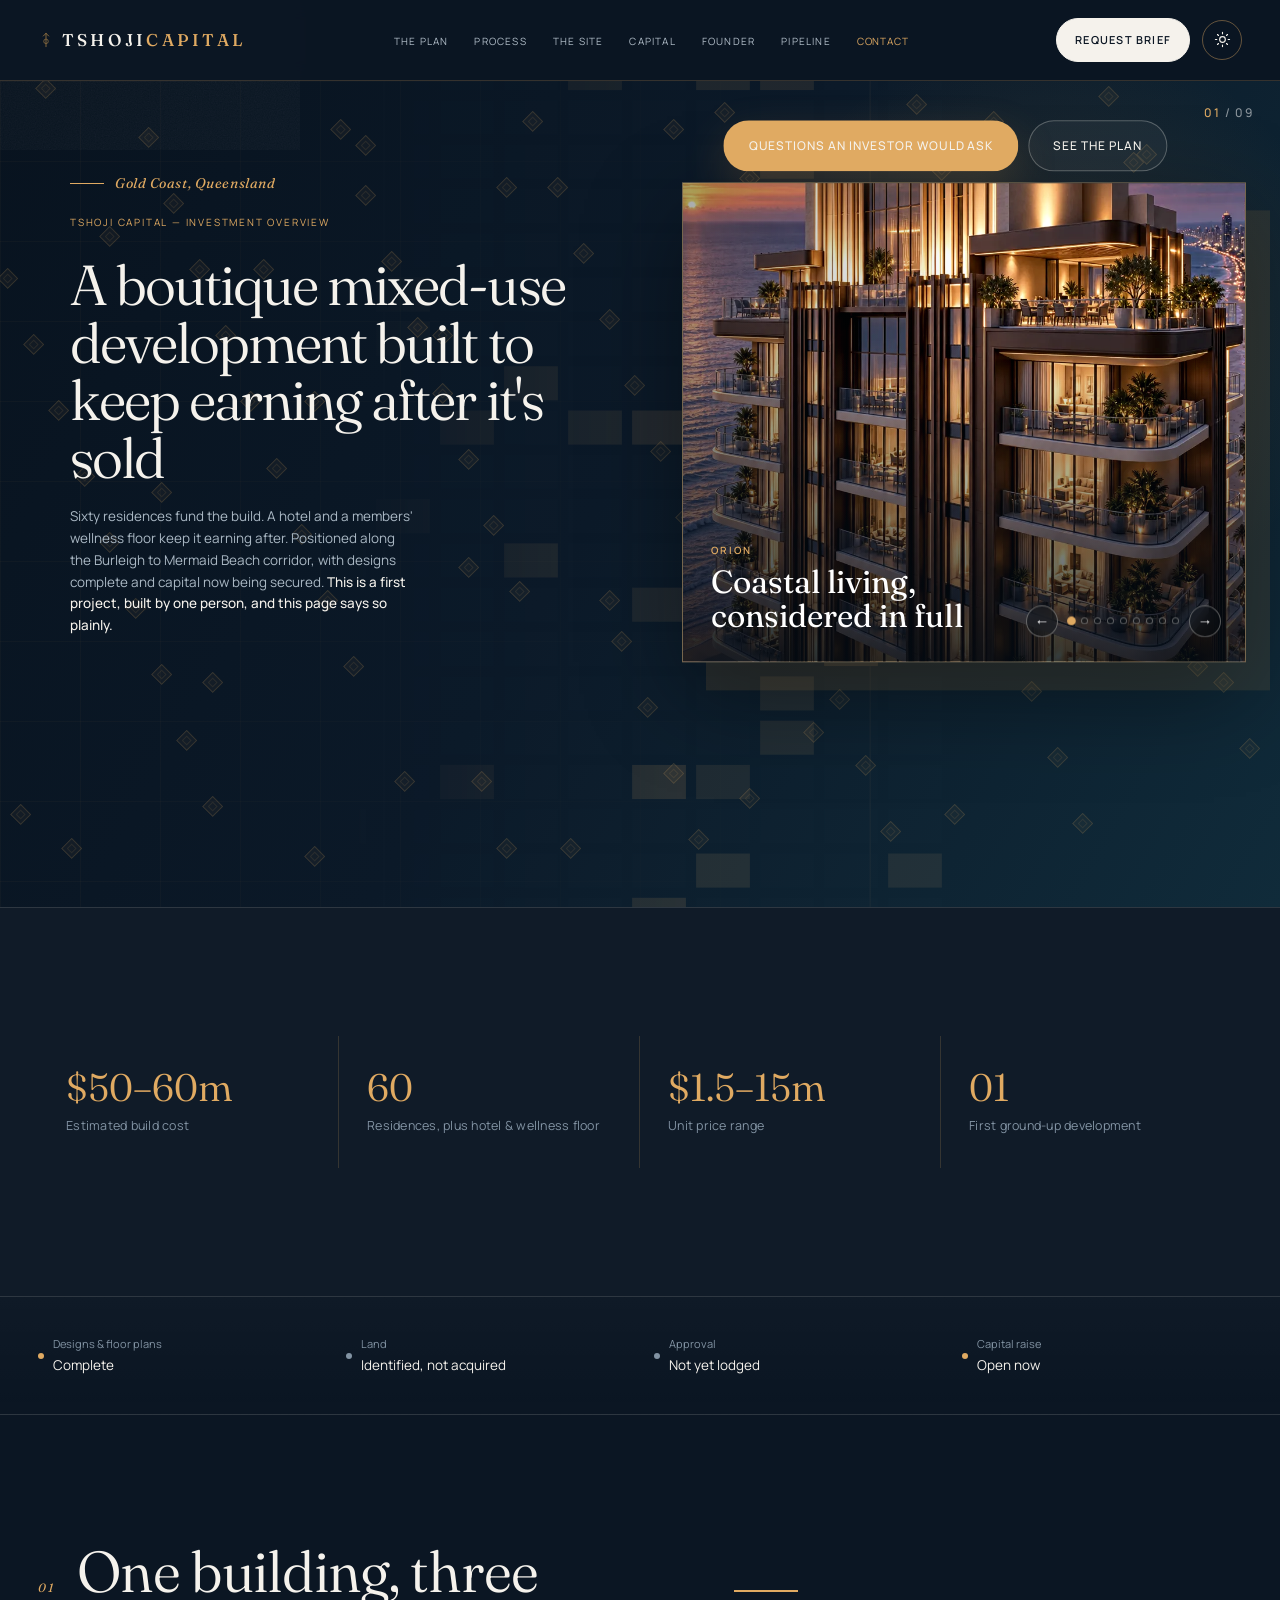
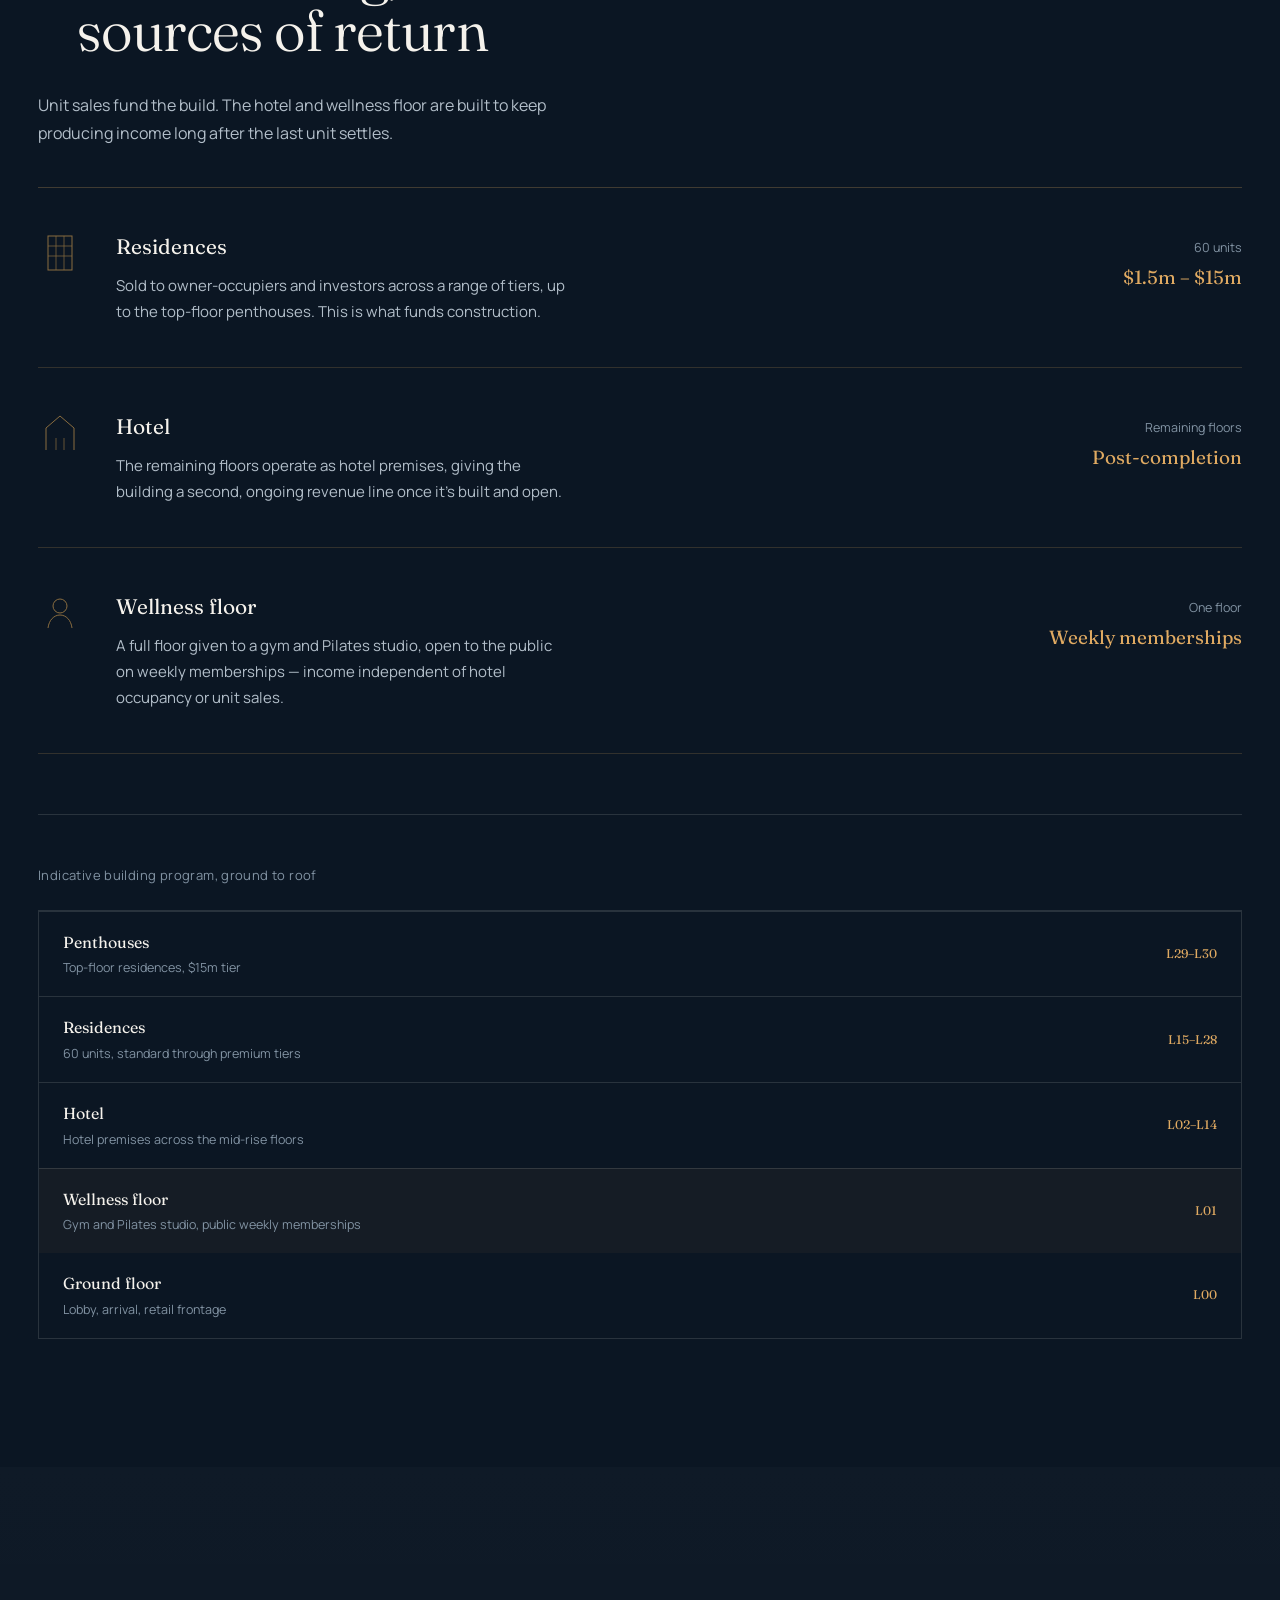
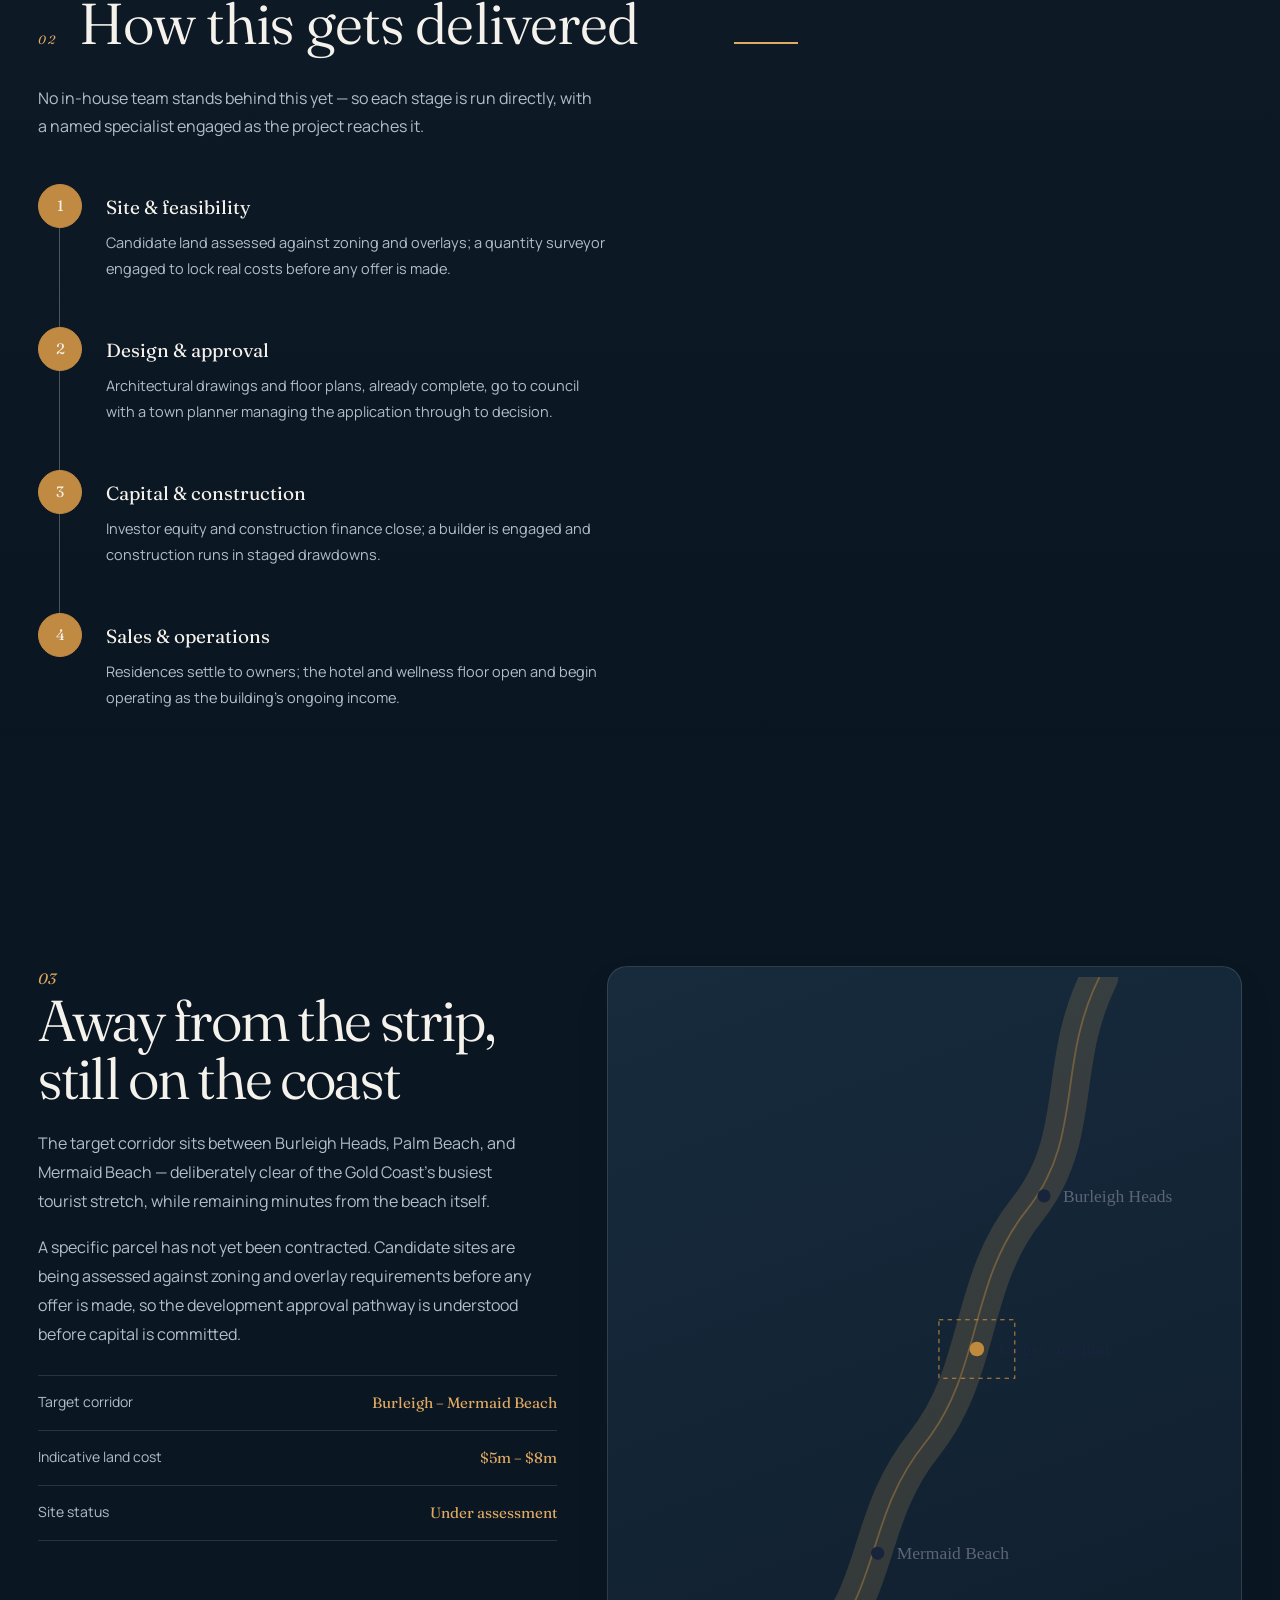
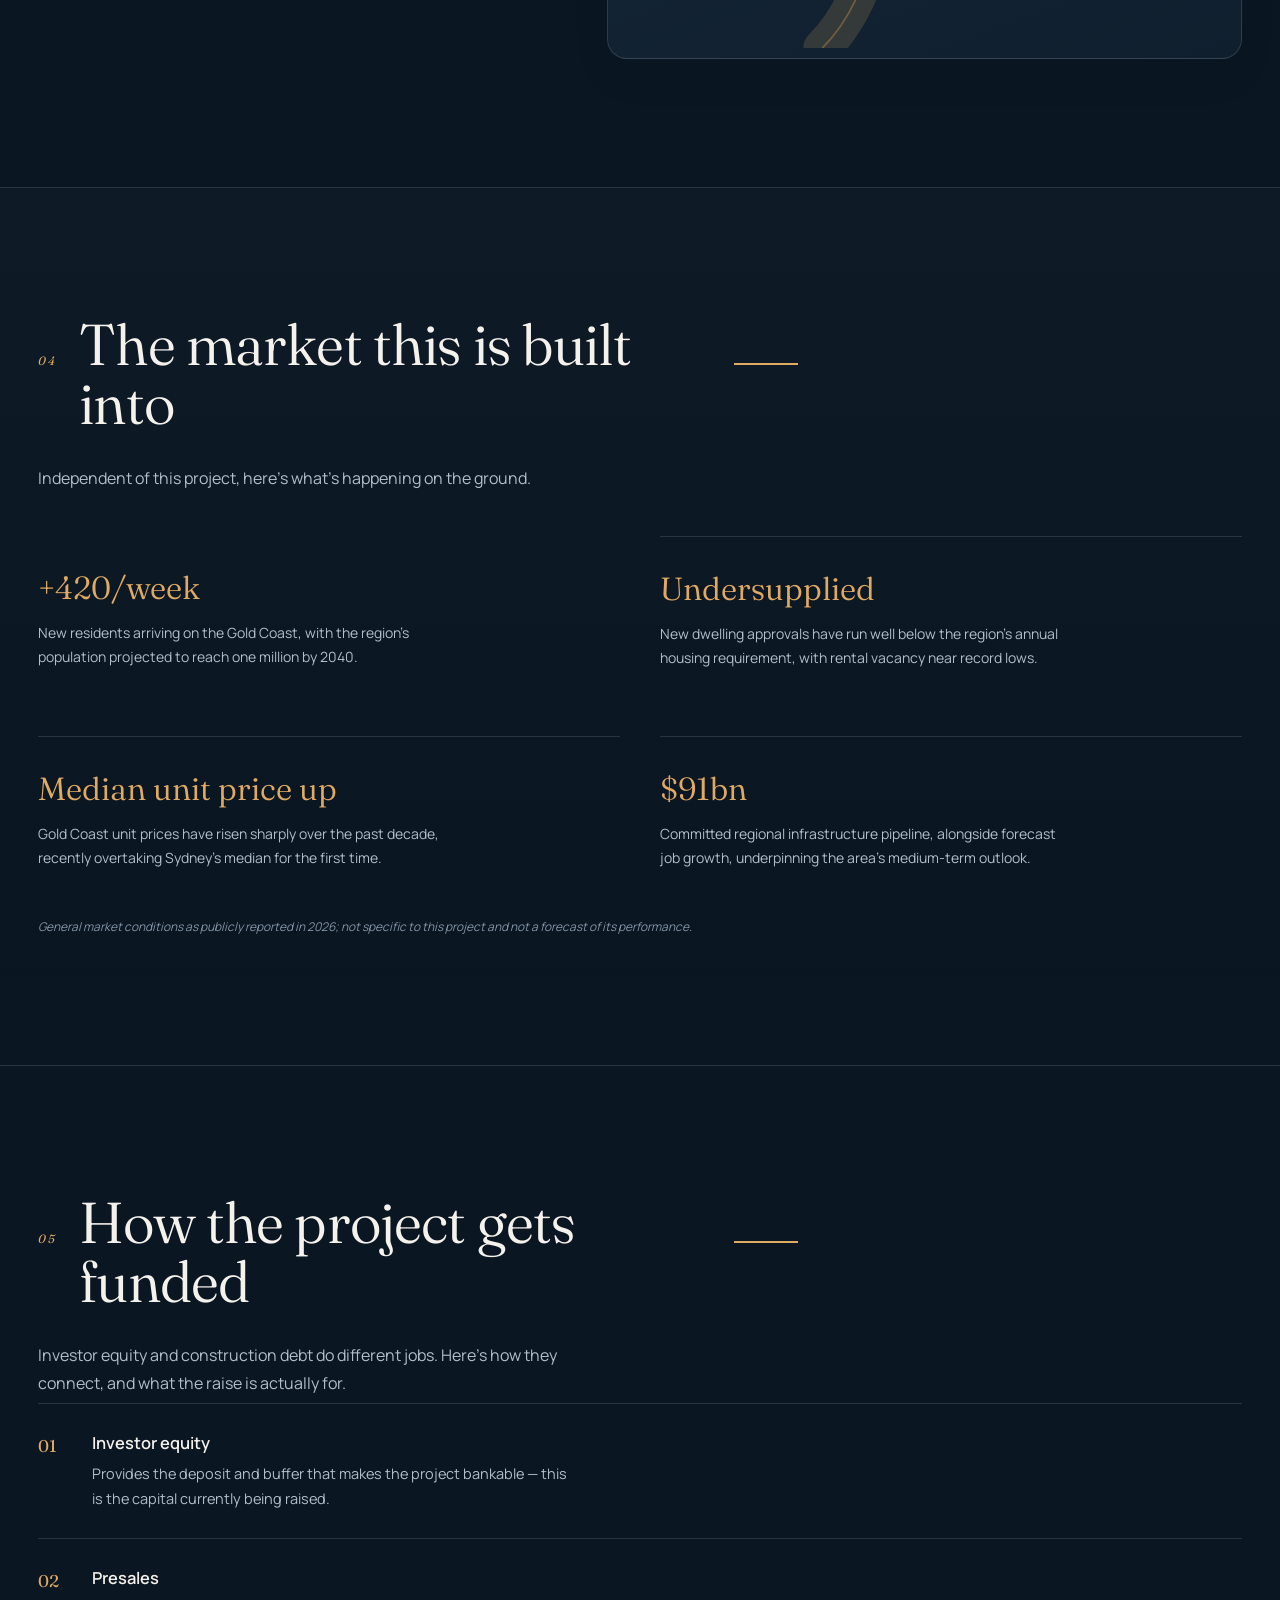
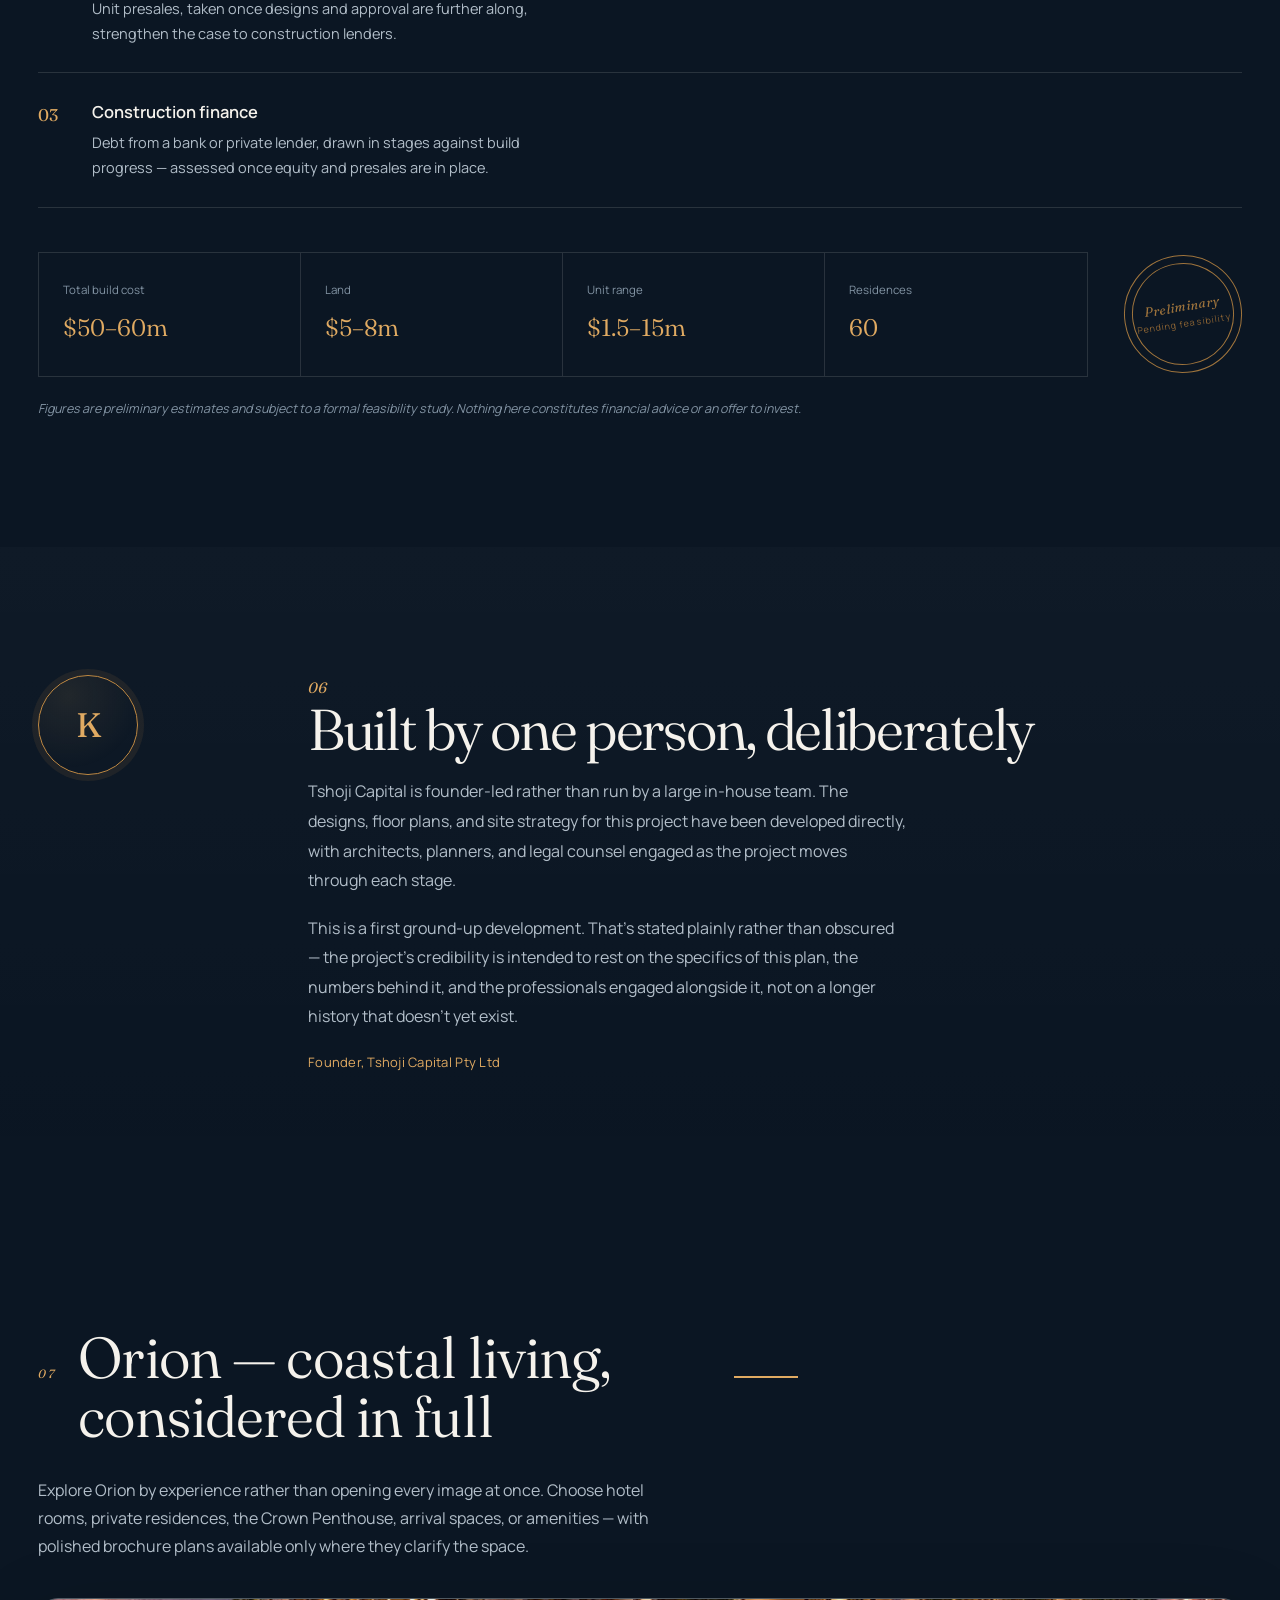
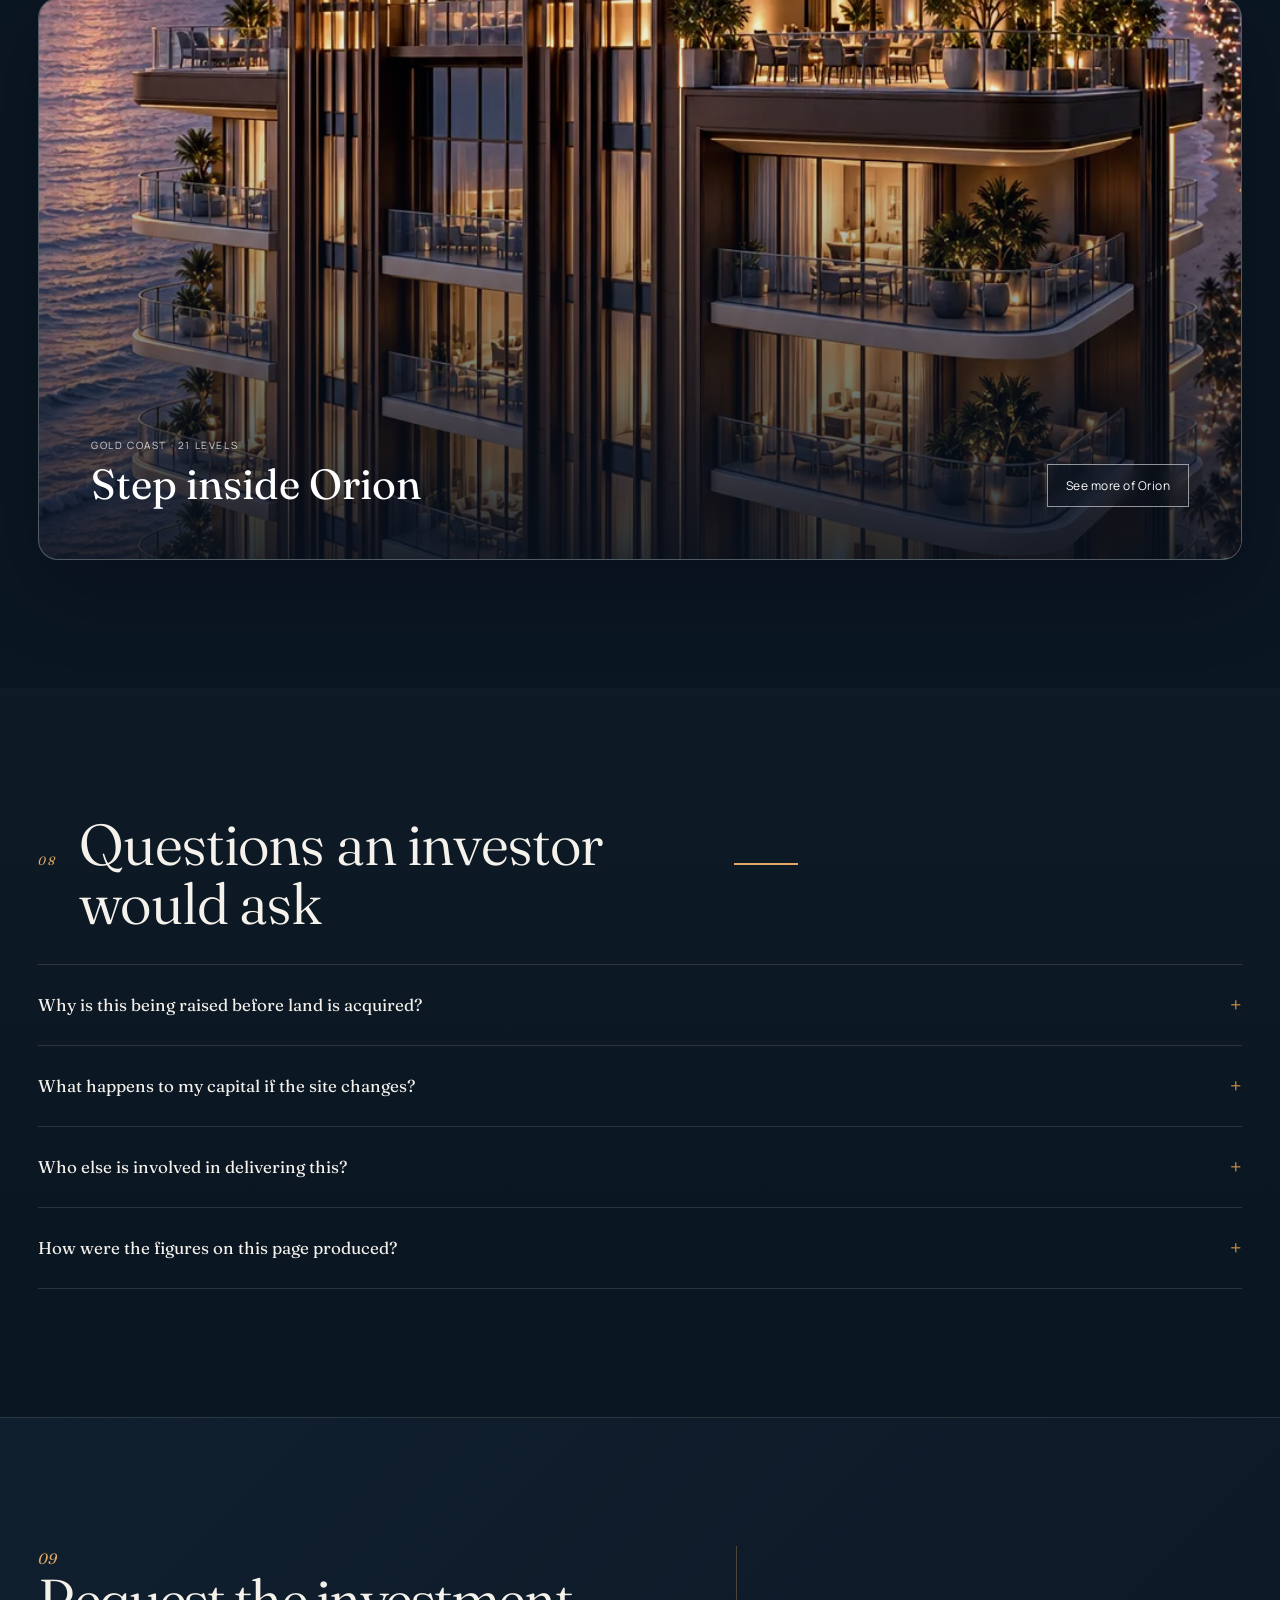
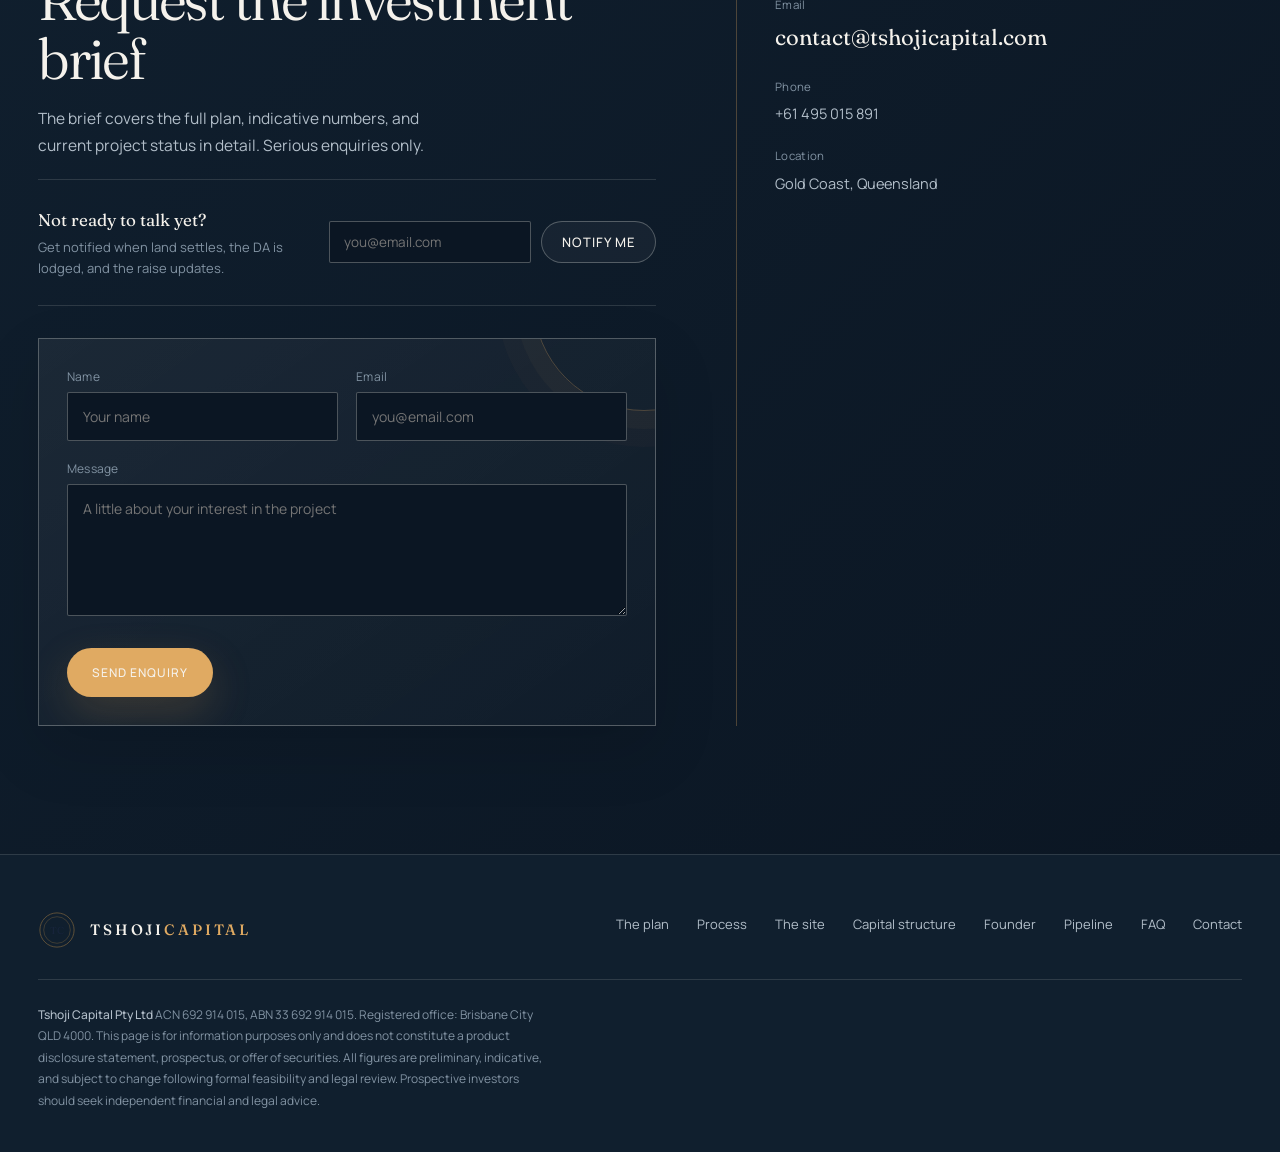
<file: V-1.0.2/index.html>
<!DOCTYPE html>
<html lang="en">
<head>
<meta charset="UTF-8">
<meta name="viewport" content="width=device-width, initial-scale=1.0">
<title>Tshoji Capital — The Halcyon</title>
<link rel="preconnect" href="https://fonts.googleapis.com">
<link rel="preconnect" href="https://fonts.gstatic.com" crossorigin>
<link href="https://fonts.googleapis.com/css2?family=Fraunces:ital,opsz,wght@0,9..144,300;0,9..144,400;0,9..144,500;0,9..144,600;1,9..144,400&family=Manrope:wght@400;500;600;700&display=swap" rel="stylesheet">
<style>
  :root{
    --navy: #0b1623;
    --navy-2: #101f2e;
    --navy-3: #172b3d;
    --navy-edge: #f5f2ec;
    --brass: #c18a43;
    --brass-light: #e0aa62;
    --brass-dim: #a87538;
    --cream: #f5f2ec;
    --cream-dim: #b2bec9;
    --stone: #8293a3;
    --hairline: rgba(245,242,236,0.13);
    --hairline-strong: rgba(245,242,236,0.28);
    --nav-surface: rgba(11,22,35,0.84);
    --hero-surface: linear-gradient(120deg, #08131f 0%, #0b1928 48%, #102b3a 100%);
    --hero-copy: #aab8c4;
    --hero-grid: rgba(224,170,98,.12);
    --hero-image-bg: #13283a;
    --hero-light: #f5f2ec;
    --control-surface: rgba(255,255,255,.04);
    --quartz-line: rgba(224,170,98,.18);
    --quartz-fill: rgba(224,170,98,.055);
    --font-display: 'Fraunces', Georgia, serif;
    --font-body: 'Manrope', -apple-system, sans-serif;
    --radius: 2px;
  }
  :root[data-theme="light"]{
    --navy: #f5f2ec;
    --navy-2: #ebe7df;
    --navy-3: #ded8cd;
    --navy-edge: #07111d;
    --brass: #a36f32;
    --brass-light: #c18a43;
    --brass-dim: #785126;
    --cream: #142337;
    --cream-dim: #4c5a6b;
    --stone: #718092;
    --hairline: rgba(20,35,55,0.14);
    --hairline-strong: rgba(20,35,55,0.28);
    --nav-surface: rgba(245,242,236,0.82);
    --hero-surface: linear-gradient(120deg, #e6e0d4 0%, #f5f2ec 48%, #d9e1e1 100%);
    --hero-copy: #4c5a6b;
    --hero-grid: rgba(120,81,38,.13);
    --hero-image-bg: #d9d1c4;
    --hero-light: #142337;
    --control-surface: rgba(20,35,55,.04);
    --quartz-line: rgba(120,81,38,.2);
    --quartz-fill: rgba(120,81,38,.06);
  }
  *{box-sizing:border-box; margin:0; padding:0;}
  html{scroll-behavior:smooth;}
  body{
    background: var(--navy);
    color: var(--cream);
    font-family: var(--font-body);
    font-size: 16px;
    line-height: 1.6;
    -webkit-font-smoothing: antialiased;
  }
  img{max-width:100%; display:block;}
  a{color:inherit;}
  .wrap{max-width: 1160px; margin:0 auto; padding: 0 32px;}
  @media(max-width:600px){ .wrap{padding:0 22px;} }

  nav.top{
    position: sticky; top:0; z-index:30;
    background: var(--nav-surface);
    backdrop-filter: blur(10px);
    border-bottom: 1px solid var(--hairline);
  }
  nav.top .inner{
    display:flex; align-items:center; justify-content:space-between;
    padding: 15px 32px;
    max-width: 1160px; margin: 0 auto;
  }
  .word{ font-family: var(--font-display); font-weight:500; font-size: 16px; letter-spacing: 0.16em; display:flex; align-items:center; white-space:nowrap; }
  .word span{color: var(--brass-light);}
  .navlinks{display:none; gap: 34px; list-style:none;}
  @media(min-width: 780px){ .navlinks{display:flex;} }
  .navlinks a{font-size: 11.5px; color: var(--cream-dim); text-decoration:none; letter-spacing:0.05em; text-transform:uppercase; transition: color .2s, opacity .2s;}
  .navlinks a.active{ color:var(--brass-light); }
  .navlinks a:hover{color: var(--brass-light);}
  .nav-actions{ display:flex; align-items:center; gap:10px; }
  .menu-btn{
    background:var(--cream); border:1px solid var(--cream); color:var(--navy);
    font-size:11px; font-weight:600; letter-spacing:.04em; text-transform:uppercase; padding:11px 16px; border-radius: var(--radius); font-family:var(--font-body); text-decoration:none; transition: all .2s;
  }
  .menu-btn:hover{ background:var(--brass-light); border-color:var(--brass-light); color:var(--navy-edge); }
  .theme-toggle{
    width:42px; height:42px; padding:0; border:1px solid var(--hairline-strong); border-radius:50%; background:transparent; color:var(--cream); display:inline-flex; align-items:center; justify-content:center; cursor:pointer; transition: all .2s;
  }
  .theme-toggle:hover{ border-color:var(--brass); color:var(--brass-light); transform:rotate(-12deg); }
  .theme-toggle svg{ width:17px; height:17px; }
  .theme-toggle .moon{ display:none; }
  [data-theme="light"] .theme-toggle .sun{ display:block; }
  [data-theme="light"] .theme-toggle .moon{ display:none; }
  @media(max-width:900px){ .navlinks{gap:16px;} .navlinks a{font-size:11px;} }
  @media(max-width:780px){ .navlinks{display:none;} nav.top .inner{padding:14px 22px;} }
  @media(max-width:420px){ .menu-btn{padding:10px 11px; font-size:10px;} .theme-toggle{width:38px; height:38px;} }

  .btn, .menu-btn, .theme-toggle, .orion-open, .orion-tab{ letter-spacing:.02em; }
  .btn-primary{ box-shadow:0 10px 24px rgba(163,111,50,.16); }
  .btn-primary:hover{ box-shadow:0 14px 30px rgba(163,111,50,.24); }
  .section-head{ border-left:2px solid var(--brass); padding-left:20px; }
  .section-head h2{ letter-spacing:-.015em; }
  .dev-frame, .orion-explorer, .map-box{ box-shadow:0 18px 40px rgba(7,17,29,.06); }
  @media(prefers-reduced-motion:reduce){ .theme-toggle:hover,.btn-primary:hover{transform:none;} }

  header.hero{
    position: relative;
    overflow:hidden;
    min-height: 92vh;
    display:flex; align-items:center;
    padding: 130px 0 60px;
    background:
      radial-gradient(ellipse 900px 500px at 88% 6%, rgba(176,141,87,0.18), transparent 62%),
      radial-gradient(ellipse 600px 500px at 0% 100%, rgba(228,214,184,0.8), transparent 65%),
      var(--navy);
  }
  .facade{
    position:absolute; top:0; right:-6%; height:100%; width:58%;
    opacity: 0.9;
    -webkit-mask-image: linear-gradient(to left, black 40%, transparent 92%);
            mask-image: linear-gradient(to left, black 40%, transparent 92%);
  }
  @media(max-width:820px){ .facade{width:100%; right:-30%; opacity:0.35;} }
  .hero-inner{ position:relative; z-index:2; max-width: 640px; }
  .folio{ font-family: var(--font-display); font-style: italic; font-size: 15px; color: var(--brass-light); margin-bottom:0; }
  .hero-dateline{ font-size:12.5px; color: var(--stone); letter-spacing:0.08em; margin-bottom:26px; }
  h1.headline{
    font-family: var(--font-display);
    font-weight: 340;
    font-size: clamp(38px, 6.4vw, 68px);
    line-height: 1.08;
    max-width: 15ch;
    letter-spacing: -0.015em;
  }
  .lede{ margin-top: 28px; max-width: 48ch; font-size: 17.5px; color: var(--cream-dim); line-height: 1.75; }
  .lede b{ color: var(--cream); font-weight:500; }
  .hero-actions{ display:flex; gap:18px; flex-wrap:wrap; margin-top: 40px; }
  .btn{
    font-family: var(--font-body); font-size: 14px; font-weight:500;
    padding: 15px 28px; border-radius: var(--radius);
    text-decoration:none; display:inline-block; cursor:pointer; border:1px solid transparent;
    transition: all .2s;
  }
  .btn-primary{ background: var(--brass); color: var(--navy-edge); }
  .btn-primary:hover{ background: var(--brass-light); }
  .btn-ghost{ border-color: var(--hairline-strong); color: var(--cream); background:transparent; }
  .btn-ghost:hover{ border-color: var(--brass); color: var(--brass-light); }

  section.pipeline{ border-top: 1px solid var(--hairline); border-bottom: 1px solid var(--hairline); background: var(--navy-2); }
  .pipeline-inner{ display:grid; grid-template-columns: repeat(2,1fr); }
  @media(min-width:760px){ .pipeline-inner{grid-template-columns: repeat(4,1fr);} }
  .pipeline-item{ padding: 40px 32px; border-right:1px solid var(--hairline); border-bottom:1px solid var(--hairline); }
  @media(min-width:760px){ .pipeline-item:nth-child(4){border-right:none;} .pipeline-item{border-bottom:none;} }
  @media(max-width:759px){ .pipeline-item:nth-child(even){border-right:none;} }
  .pipeline-item .pnum{ font-family: var(--font-display); font-weight:340; font-size: clamp(26px,3.4vw,38px); color: var(--brass-light); line-height:1; }
  .pipeline-item .plabel{ margin-top:10px; font-size:12.5px; color: var(--stone); letter-spacing:0.02em; }

  section.stage{ padding: 26px 0; border-bottom: 1px solid var(--hairline); }
  .stage-inner{ display:grid; grid-template-columns: repeat(2, 1fr); gap: 20px 28px; }
  @media(min-width:700px){ .stage-inner{grid-template-columns: repeat(4, 1fr);} }
  .stage-item{ display:flex; align-items:center; gap:9px; }
  .stage-item .dot{ width:6px; height:6px; border-radius:50%; flex-shrink:0; }
  .stage-item .dot.done{ background: var(--brass-light); }
  .stage-item .dot.pending{ background: var(--stone); }
  .stage-item .txt .label{ font-size:11px; color: var(--stone); }
  .stage-item .txt .val{ font-size: 13.5px; margin-top:2px; }

  section{ padding: 100px 0; }
  .section-head{ max-width: 60ch; margin-bottom: 50px; display:flex; gap:22px; align-items:baseline; }
  .section-head h2{ flex:1; }
  h2{ font-family: var(--font-display); font-weight:340; font-size: clamp(28px, 3.8vw, 42px); line-height:1.18; letter-spacing:-0.01em; }
  .section-intro{ margin-top:16px; color: var(--cream-dim); font-size:16px; max-width:56ch; line-height:1.75; }

  .plan-rows{ border-top: 1px solid var(--hairline); }
  .plan-row{ display:grid; grid-template-columns: 56px 1fr; gap: 22px; padding: 34px 0; border-bottom: 1px solid var(--hairline); }
  @media(min-width:680px){ .plan-row{grid-template-columns: 56px 1fr 210px;} }
  .plan-row .glyph{ width:44px; height:44px; }
  .plan-row h3{ font-family: var(--font-display); font-weight:400; font-size: 21px; margin-bottom: 9px; }
  .plan-row p{ font-size: 15px; color: var(--cream-dim); line-height:1.75; max-width: 50ch; }
  .plan-row .figure{ text-align:left; margin-top:16px; font-size:12.5px; color: var(--stone); padding-top:14px; border-top: 1px solid var(--hairline); grid-column: 1 / -1; }
  @media(min-width:680px){ .plan-row .figure{ text-align:right; margin-top:4px; border-top:none; padding-top:4px; grid-column:auto; } }
  .plan-row .figure b{ display:block; font-family: var(--font-display); font-size:19px; color: var(--brass-light); font-weight:400; margin-top:4px;}

  .stack-wrap{ margin-top: 60px; border-top:1px solid var(--hairline); padding-top:50px; }
  .stack-head{ font-size:13px; color: var(--stone); letter-spacing:0.03em; margin-bottom:24px; }
  .stack{ display:flex; flex-direction:column-reverse; border:1px solid var(--hairline); }
  .stack-tier{ display:flex; align-items:center; justify-content:space-between; padding: 18px 24px; border-top:1px solid var(--hairline); }
  .stack-tier:first-child{ border-top:none; }
  .stack-tier .t-name{ font-family: var(--font-display); font-size:16px; }
  .stack-tier .t-desc{ font-size:12.5px; color: var(--stone); margin-top:3px; }
  .stack-tier .t-floors{ font-size:12.5px; color: var(--brass-light); font-family: var(--font-display); white-space:nowrap; padding-left:20px; }
  .stack-tier.emph{ background: rgba(176,141,87,0.06); }

  .process-rows{ position:relative; margin-top:10px; }
  .process-item{ display:grid; grid-template-columns: 44px 1fr; gap:24px; padding-bottom:46px; position:relative; }
  .process-item:last-child{ padding-bottom:0; }
  .process-item .pstep{
    width:44px; height:44px; border:1px solid var(--brass); border-radius:50%;
    display:flex; align-items:center; justify-content:center;
    font-family: var(--font-display); font-size:15px; color: var(--brass-light);
    background: var(--navy); position:relative; z-index:2; flex-shrink:0;
  }
  .process-item:not(:last-child)::before{
    content:""; position:absolute; left:21px; top:44px; bottom:-2px; width:1px; background: var(--hairline-strong);
  }
  .process-item h3{ font-family: var(--font-display); font-weight:400; font-size:19px; margin-bottom:8px; padding-top:8px; }
  .process-item p{ font-size:14.5px; color: var(--cream-dim); line-height:1.75; max-width:56ch; }

  .faq-item{ border-top:1px solid var(--hairline); }
  .faq-item:last-child{ border-bottom:1px solid var(--hairline); }
  .faq-item summary{
    list-style:none; cursor:pointer; padding: 24px 0; display:flex; justify-content:space-between; align-items:center; gap:20px;
    font-family: var(--font-display); font-size:17px; font-weight:400;
  }
  .faq-item summary::-webkit-details-marker{ display:none; }
  .faq-item summary .plus{ font-family: var(--font-body); font-size:20px; color: var(--brass); flex-shrink:0; transition: transform .2s; }
  .faq-item[open] summary .plus{ transform: rotate(45deg); }
  .faq-item .faq-a{ padding: 0 0 26px; font-size:14.5px; color: var(--cream-dim); line-height:1.75; max-width:58ch; }

  .updates{ display:flex; flex-direction:column; gap:14px; padding:26px 0; border-top:1px solid var(--hairline); border-bottom:1px solid var(--hairline); margin-top:20px; }
  @media(min-width:640px){ .updates{flex-direction:row; align-items:center; justify-content:space-between;} }
  .updates .u-copy .u-title{ font-family: var(--font-display); font-size:17px; }
  .updates .u-copy .u-sub{ font-size:13px; color: var(--stone); margin-top:4px; }
  .updates-form{ display:flex; gap:10px; flex-shrink:0; }
  .updates-form input{
    background: var(--navy); border:1px solid var(--hairline-strong); color: var(--cream);
    padding: 11px 14px; font-family: var(--font-body); font-size:13.5px; border-radius: var(--radius); min-width:200px;
  }

  section.market{ background: var(--navy-2); border-top:1px solid var(--hairline); border-bottom:1px solid var(--hairline); }
  .market-grid{ display:grid; grid-template-columns:1fr; gap:40px; }
  @media(min-width:860px){ .market-grid{grid-template-columns: 1fr 1fr;} }
  .market-stat{ padding: 26px 0; border-top:1px solid var(--hairline); }
  .market-stat:first-child{ border-top:none; }
  .market-stat .m-num{ font-family: var(--font-display); font-size: clamp(24px,3vw,32px); color: var(--brass-light); font-weight:340; }
  .market-stat .m-txt{ font-size:14px; color: var(--cream-dim); margin-top:8px; line-height:1.7; max-width:46ch; }
  .market-source{ margin-top:22px; font-size:12px; color: var(--stone); font-style:italic; }


  .loc-layout{ display:grid; grid-template-columns: 1fr; gap: 50px; align-items:start; }
  @media(min-width:900px){ .loc-layout{grid-template-columns: 0.9fr 1.1fr;} }
  .loc-text p{ color: var(--cream-dim); font-size:16px; line-height:1.8; margin-bottom:18px; max-width:50ch;}
  .loc-list{ list-style:none; margin-top: 26px; border-top:1px solid var(--hairline); }
  .loc-list li{ display:flex; justify-content:space-between; padding: 15px 0; border-bottom:1px solid var(--hairline); font-size: 14px; }
  .loc-list li span:first-child{color:var(--cream-dim);}
  .loc-list li span:last-child{color: var(--brass-light); font-family: var(--font-display); font-size:15px;}
  .map-box{
    background: linear-gradient(160deg, var(--navy-3), var(--navy-2));
    border:1px solid var(--hairline); border-radius: var(--radius);
    min-height: 420px; display:flex; align-items:center; justify-content:center; padding: 10px;
    position:relative; overflow:hidden;
  }
  .map-box svg{ width:100%; height:auto; }

  .cap-flow{ display:flex; flex-direction:column; gap: 0; margin-top: 6px; }
  .cap-row{ display:flex; gap: 24px; align-items:flex-start; padding: 26px 0; border-top: 1px solid var(--hairline); }
  .cap-row:last-child{ border-bottom: 1px solid var(--hairline); }
  .cap-index{ font-family: var(--font-display); font-size:17px; color: var(--brass-light); width: 30px; flex-shrink:0; padding-top:2px;}
  .cap-row h4{ font-size:16.5px; font-weight:600; margin-bottom:6px; }
  .cap-row p{ font-size:14.5px; color: var(--cream-dim); max-width: 54ch; line-height:1.7;}
  .cap-figures{ display:grid; grid-template-columns: repeat(2,1fr); border:1px solid var(--hairline); margin-top: 44px; }
  @media(min-width:600px){ .cap-figures{grid-template-columns: repeat(4,1fr);} }
  .cap-fig{ padding: 28px 24px; border-right:1px solid var(--hairline); border-bottom:1px solid var(--hairline); }
  @media(min-width:600px){ .cap-fig:nth-child(4){border-right:none;} .cap-fig{border-bottom:none;} }
  @media(max-width:599px){ .cap-fig:nth-child(even){border-right:none;} }
  .cap-fig .flabel{ font-size:11.5px; color: var(--stone); margin-bottom:10px; }
  .cap-fig .fval{ font-family: var(--font-display); font-size: 24px; color: var(--brass-light); font-weight:340;}
  .fine{ margin-top: 22px; font-size: 12.5px; color: var(--stone); font-style: italic; }

  .founder-layout{ display:grid; grid-template-columns: 1fr; gap: 40px; }
  @media(min-width:780px){ .founder-layout{grid-template-columns: 230px 1fr;} }
  .founder-mark{
    width: 100px; height: 100px; border-radius: 50%;
    border: 1px solid var(--brass); display:flex; align-items:center; justify-content:center;
    font-family: var(--font-display); font-size: 34px; color: var(--brass-light);
    background: radial-gradient(circle at 30% 20%, rgba(176,141,87,0.12), transparent 70%);
  }
  .founder-copy p{ color: var(--cream-dim); font-size: 16px; line-height:1.85; margin-bottom: 18px; max-width: 60ch; }
  .founder-copy .role{ color: var(--brass-light); font-size: 13px; margin-top: 20px; letter-spacing:0.02em; }

  section.contact{ background: var(--navy-2); border-top: 1px solid var(--hairline); }
  .contact-inner{ display:grid; grid-template-columns:1fr; gap: 48px; }
  @media(min-width:820px){ .contact-inner{grid-template-columns: 1.1fr 0.9fr;} }
  .contact-form{ display:grid; grid-template-columns:repeat(2, minmax(0, 1fr)); gap:18px; margin-top:32px; padding:28px; border:1px solid var(--hairline-strong); background:linear-gradient(145deg, rgba(255,255,255,.055), rgba(255,255,255,.015)); box-shadow:0 24px 60px rgba(0,0,0,.12); position:relative; overflow:hidden; animation:contactFormIn .8s cubic-bezier(.2,.7,.2,1) both; }
  @keyframes contactFormIn{ from{transform:translateY(18px);} to{transform:none;} }
  .contact-form::before{ content:""; position:absolute; width:220px; height:220px; top:-150px; right:-100px; border-radius:50%; border:1px solid rgba(224,170,98,.28); box-shadow:0 0 0 18px rgba(224,170,98,.035), 0 0 0 36px rgba(224,170,98,.02); pointer-events:none; }
  .contact-form > div{ min-width:0; position:relative; z-index:1; }
  .contact-form > div:nth-child(3){ grid-column:1 / -1; }
  .contact-form > button{ grid-column:1 / -1; position:relative; z-index:1; }
  .contact-form input, .contact-form textarea{
    background: var(--navy); border:1px solid var(--hairline-strong); color: var(--cream);
    padding: 14px 15px; font-family: var(--font-body); font-size:14px; border-radius: var(--radius); width:100%; min-height:48px;
  }
  .contact-form input:focus, .contact-form textarea:focus{ outline:none; border-color: var(--brass); }
  .contact-form label{ font-size:12px; color: var(--stone); margin-bottom:6px; display:block; letter-spacing:0.02em; }
  .contact-form textarea{ resize:vertical; min-height:132px; }
  .contact-form button{ justify-self:start; }
  @media(max-width:620px){ .contact-form{grid-template-columns:1fr; padding:20px;} .contact-form > div:nth-child(3), .contact-form > button{grid-column:auto;} }
  .contact-side{ padding-top: 4px; }
  .contact-side .clabel{ font-size:11.5px; color: var(--stone); letter-spacing:0.03em; margin-top:22px; }
  .contact-side .cval{ font-family: var(--font-display); font-size:18px; margin-top:6px; color: var(--cream); }
  .contact-side .cval.dim{ font-family: var(--font-body); font-size:14.5px; color: var(--cream-dim); }

  footer{ border-top: 1px solid var(--hairline); padding: 56px 0 40px; }
  .footer-top{ display:flex; flex-direction:column; gap: 30px; padding-bottom:30px; border-bottom:1px solid var(--hairline); }
  @media(min-width:760px){ .footer-top{flex-direction:row; justify-content:space-between; align-items:flex-start;} }
  .footer-nav{ display:flex; gap:28px; list-style:none; flex-wrap:wrap; }
  .footer-nav a{ font-size:13px; color: var(--cream-dim); text-decoration:none; }
  .footer-nav a:hover{ color: var(--brass-light); }
  .footer-legal{ max-width: 74ch; font-size: 12px; color: var(--stone); line-height:1.8; margin-top:24px; }
  .footer-legal b{ color: var(--cream-dim); font-weight:500; }

  ::selection{ background: var(--brass); color: var(--navy); }
  :focus-visible{ outline: 2px solid var(--brass-light); outline-offset: 2px; }
  .reveal{ opacity:0; transform: translateY(18px); transition: opacity .7s ease, transform .7s ease; }
  .reveal.in{ opacity:1; transform: translateY(0); }
  @media (prefers-reduced-motion: reduce){ html{scroll-behavior:auto;} .reveal{opacity:1; transform:none; transition:none;} }

  .grain{
    position:fixed; inset:0; z-index:1; pointer-events:none;
    opacity:0.035; mix-blend-mode:multiply;
  }

  .vane{ width:16px; height:16px; display:inline-block; vertical-align:-2px; margin-right:8px; transition: transform .5s cubic-bezier(.2,.8,.2,1); }
  .word:hover .vane{ transform: rotate(35deg); }

  .stamp{
    position:relative; width:118px; height:118px; flex-shrink:0;
    border:1.4px solid var(--brass); border-radius:50%;
    display:flex; align-items:center; justify-content:center;
    transform: rotate(-9deg);
    opacity:0.82;
  }
  .stamp::before{
    content:""; position:absolute; inset:7px; border:1px solid var(--brass); border-radius:50%;
  }
  .stamp .stamp-text{
    font-family: var(--font-display); font-style:italic; font-size:13px; color: var(--brass);
    text-align:center; line-height:1.35; letter-spacing:0.03em;
  }
  .stamp .stamp-text small{ display:block; font-family: var(--font-body); font-style:normal; font-size:9px; letter-spacing:0.12em; margin-top:3px; color: var(--brass-dim); }
  .cap-figures-row{ display:flex; gap:36px; align-items:center; flex-wrap:wrap; margin-top:44px; }
  .cap-figures-row .cap-figures{ margin-top:0; flex:1; min-width:280px; }

  .pnum{ transition: opacity .6s ease, transform .6s ease; }
  .pnum.pop-in{ animation: popnum .5s ease; }
  @keyframes popnum{ from{ opacity:0; transform: translateY(8px) scale(0.96);} to{ opacity:1; transform: translateY(0) scale(1);} }

  .footer-brand{ display:flex; align-items:center; gap:14px; }
  .seal{ width:38px; height:38px; flex-shrink:0; }

  .dev-note{
    display:flex; align-items:center; gap:10px; margin-bottom:36px;
    font-size:13px; color: var(--stone); font-style:italic;
  }
  .dev-note i{ width:14px; height:14px; border:1px solid var(--stone); border-radius:50%; flex-shrink:0; display:inline-flex; align-items:center; justify-content:center; font-style:normal; font-size:10px; }
  .dev-grid{ display:grid; grid-template-columns:1fr; gap:28px; }
  @media(min-width:720px){ .dev-grid{grid-template-columns: 1.3fr 1fr;} }
  .dev-frame{
    position:relative; overflow:hidden; border:1px solid var(--hairline); border-radius: var(--radius);
    background: var(--navy-2); aspect-ratio: 4/3; display:flex; align-items:center; justify-content:center;
  }
  .dev-frame.tall{ aspect-ratio: 3/4; }
  @media(min-width:720px){ .dev-frame.lead{ grid-row: span 2; aspect-ratio: 4/5; } }
  .dev-frame img{ width:100%; height:100%; object-fit:cover; display:block; transition: transform .6s cubic-bezier(.2,.8,.2,1); }
  .dev-frame:hover img{ transform: scale(1.045); }
  .dev-frame .dev-placeholder{
    display:flex; flex-direction:column; align-items:center; gap:10px; padding:20px; text-align:center;
    color: var(--stone);
  }
  .dev-frame .dev-placeholder svg{ width:34px; height:34px; opacity:0.6; }
  .dev-frame .dev-placeholder span{ font-size:12px; max-width:22ch; line-height:1.5; }
  .dev-frame .dev-tag{
    position:absolute; left:14px; bottom:14px; z-index:2;
    font-family: var(--font-display); font-style:italic; font-size:14px; color: var(--cream);
    background: rgba(248,243,232,0.86); backdrop-filter: blur(4px); padding:5px 12px; border-radius: var(--radius);
  }
  .dev-copy{ margin-top:26px; max-width:60ch; }
  .dev-copy p{ font-size:14.5px; color: var(--cream-dim); line-height:1.75; }

  .orion-intro{ max-width:64ch; margin-top:-30px; color:var(--cream-dim); font-size:16px; line-height:1.75; }
  .orion-explorer{ margin-top:38px; border:1px solid var(--hairline-strong); background:var(--navy-2); }
  .orion-explorer > summary{ list-style:none; cursor:pointer; position:relative; min-height:430px; overflow:hidden; display:flex; align-items:flex-end; }
  .orion-explorer > summary::-webkit-details-marker{ display:none; }
  .orion-cover{ position:absolute; inset:0; width:100%; height:100%; object-fit:cover; }
  .orion-cover-shade{ position:absolute; inset:0; background:linear-gradient(180deg, rgba(8,17,30,.08) 20%, rgba(8,17,30,.88) 100%); }
  .orion-cover-copy{ position:relative; z-index:2; color:#fff; padding:38px; width:100%; display:flex; justify-content:space-between; align-items:flex-end; gap:24px; }
  .orion-cover-copy small{ display:block; text-transform:uppercase; letter-spacing:.16em; font-size:10px; opacity:.78; margin-bottom:8px; }
  .orion-cover-copy strong{ display:block; font-family:var(--font-display); font-size:clamp(27px,4vw,42px); font-weight:400; line-height:1.1; }
  .orion-open{ flex-shrink:0; border:1px solid rgba(255,255,255,.55); padding:11px 18px; font-size:12px; letter-spacing:.04em; background:rgba(8,17,30,.18); backdrop-filter:blur(8px); }
  .orion-explorer[open] .orion-open::after{ content:"Close"; }
  .orion-explorer:not([open]) .orion-open::after{ content:"See more of Orion"; }
  .orion-browser{ padding:34px; border-top:1px solid var(--hairline); }
  .orion-tabs{ display:flex; gap:9px; flex-wrap:wrap; margin-bottom:30px; }
  .orion-tab{ border:1px solid var(--hairline-strong); background:transparent; color:var(--cream-dim); padding:10px 15px; font:500 12px var(--font-body); cursor:pointer; transition:.2s ease; }
  .orion-tab:hover,.orion-tab.active{ background:var(--cream); border-color:var(--cream); color:var(--navy); }
  .orion-panel{ display:none; }
  .orion-panel.active{ display:block; animation:orionFade .32s ease; }
  @keyframes orionFade{ from{opacity:0; transform:translateY(7px);} to{opacity:1; transform:none;} }
  .orion-panel-head{ display:flex; justify-content:space-between; gap:24px; align-items:end; margin-bottom:22px; }
  .orion-panel-head h3{ font-family:var(--font-display); font-size:27px; font-weight:400; }
  .orion-panel-head p{ color:var(--stone); font-size:13px; max-width:48ch; }
  .orion-cards{ display:grid; grid-template-columns:1fr; gap:18px; }
  @media(min-width:720px){ .orion-cards{ grid-template-columns:repeat(2,1fr); } }
  @media(min-width:1020px){ .orion-cards.three{ grid-template-columns:repeat(3,1fr); } }
  .orion-card{ background:var(--navy); border:1px solid var(--hairline); overflow:hidden; }
  .orion-card > img{ width:100%; aspect-ratio:16/10; object-fit:cover; }
  .orion-card-copy{ padding:18px 19px 19px; }
  .orion-card-copy h4{ font-family:var(--font-display); font-size:19px; font-weight:400; line-height:1.2; }
  .orion-card-copy p{ color:var(--stone); font-size:12.5px; margin-top:6px; line-height:1.55; }
  .plan-toggle{ border-top:1px solid var(--hairline); }
  .plan-toggle summary{ list-style:none; cursor:pointer; padding:13px 19px; color:var(--brass-dim); font-size:11.5px; display:flex; justify-content:space-between; text-transform:uppercase; letter-spacing:.07em; }
  .plan-toggle summary::-webkit-details-marker{ display:none; }
  .plan-toggle summary::after{ content:"+"; font-size:16px; line-height:1; }
  .plan-toggle[open] summary::after{ content:"−"; }
  .plan-toggle img{ width:100%; background:#fff; border-top:1px solid var(--hairline); }
  .orion-plans .orion-card > img{ object-fit:contain; background:#fff; aspect-ratio:16/10; }
  .orion-disclaimer{ margin-top:22px; color:var(--stone); font-size:11px; font-style:italic; }
  @media(max-width:620px){
    .orion-explorer > summary{ min-height:360px; }
    .orion-cover-copy{ padding:24px; display:block; }
    .orion-open{ display:inline-block; margin-top:18px; }
    .orion-browser{ padding:22px 16px; }
    .orion-panel-head{ display:block; }
    .orion-panel-head p{ margin-top:8px; }
  }

  body.motion-enabled .animate-on-scroll{ opacity:0; transform:translateY(20px); transition:opacity .65s cubic-bezier(.2,.7,.2,1), transform .65s cubic-bezier(.2,.7,.2,1); }
  body.motion-enabled .animate-on-scroll.is-visible{ opacity:1; transform:none; }
  body.motion-enabled .stagger-children > *{ transition-delay:var(--stagger-delay, 0s); }
  .hero-inner{ animation:heroIn 1.15s cubic-bezier(.2,.7,.2,1) both; }
  .hero .facade{ animation:facadeIn 1.6s cubic-bezier(.2,.7,.2,1) both; transform-origin:center right; }
  @keyframes heroIn{ from{opacity:0; transform:translateY(24px); filter:blur(5px);} to{opacity:1; transform:none; filter:none;} }
  @keyframes facadeIn{ from{opacity:0; transform:translate3d(34px,0,0) scale(1.04);} to{opacity:.9; transform:none;} }
  nav.top{ transition:box-shadow .35s ease, background-color .35s ease; }
  nav.top.scrolled{ box-shadow:0 10px 30px rgba(7,17,29,.1); }
  .navlinks a{ transition:color .25s ease, letter-spacing .25s ease; }
  .navlinks a:hover, .navlinks a.active{ letter-spacing:.08em; }
  .dev-frame::after, .orion-explorer::after{ content:""; position:absolute; inset:0; pointer-events:none; background:linear-gradient(115deg, transparent 20%, rgba(255,255,255,.18) 48%, transparent 72%); transform:translateX(-120%); transition:transform .9s cubic-bezier(.2,.7,.2,1); z-index:3; }
  .dev-frame:hover::after, .orion-explorer:hover::after{ transform:translateX(120%); }
  .dev-frame img, .orion-cover{ transition:transform 1.1s cubic-bezier(.2,.7,.2,1), filter .8s ease; }
  .dev-frame:hover img, .orion-explorer:hover .orion-cover{ transform:scale(1.07); filter:saturate(1.08) contrast(1.03); }
  .orion-explorer > summary{ transition:min-height .5s ease; }
  .orion-card{ transition:border-color .35s ease, box-shadow .35s ease, background-color .35s ease; }
  .orion-card:hover{ border-color:var(--brass); box-shadow:0 18px 36px rgba(7,17,29,.22); background:var(--navy-2); }
  .orion-card > img{ transition:transform .7s cubic-bezier(.2,.7,.2,1); }
  .orion-card:hover > img{ transform:scale(1.045); }
  .pipeline-item, .stage-item, .plan-row, .process-item, .market-stat, .cap-row, .cap-fig, .faq-item, .contact-side, .footer-brand, .footer-nav{ transition:border-color .35s ease, background-color .35s ease, box-shadow .35s ease; }
  .pipeline-item:hover, .stage-item:hover, .plan-row:hover, .market-stat:hover, .cap-row:hover{ background:rgba(193,138,67,.045); }
  .faq-item:hover{ border-color:var(--brass); }
  .contact-form input, .contact-form textarea{ transition:border-color .25s ease, box-shadow .25s ease, background-color .25s ease; }
  .contact-form input:focus, .contact-form textarea:focus{ box-shadow:0 8px 24px rgba(0,0,0,.16); background:var(--navy-2); }
  .contact-form:focus-within{ border-color:var(--brass); box-shadow:0 26px 70px rgba(0,0,0,.18), 0 0 0 4px rgba(193,138,67,.08); }
  @media(prefers-reduced-motion:reduce){
    .hero-inner, .hero .facade{ animation:none; }
    .contact-form{ animation:none; }
    body.motion-enabled .animate-on-scroll{ opacity:1; transform:none; transition:none; }
    .dev-frame::after, .orion-explorer::after{display:none;}
    .pipeline-item:hover, .stage-item:hover, .plan-row:hover, .market-stat:hover, .cap-row:hover, .orion-card:hover, .contact-form input:focus, .contact-form textarea:focus{transform:none;}
  }

  .navlinks a{ position:relative; padding-bottom:2px; }
  .navlinks a::after{
    content:""; position:absolute; left:0; right:100%; bottom:-2px; height:1px; background: var(--brass);
    transition: right .3s cubic-bezier(.2,.8,.2,1);
  }
  .navlinks a:hover::after{ right:0; }

  .cap-fig, .market-stat, .stack-tier{ transition: transform .35s cubic-bezier(.2,.8,.2,1), background-color .35s ease; }
  .cap-fig:hover{ background: var(--navy-2); box-shadow:0 12px 28px rgba(0,0,0,.12); }
  .stack-tier:hover{ background: rgba(176,141,87,0.1); }

  .btn-primary{ position:relative; overflow:hidden; }
  .btn-primary::before{
    content:""; position:absolute; inset:0; background: var(--brass-light);
    transform: translateX(-100%); transition: transform .35s ease; z-index:0;
  }
  .btn-primary:hover::before{ transform: translateX(0); }
  .btn-primary span{ position:relative; z-index:1; }

  .founder-mark{ transition: box-shadow .6s ease; }
  .founder-mark.in-view{ box-shadow: 0 0 0 6px rgba(193,138,67,0.1); }

  .pstep{ transition: background-color .4s ease, color .4s ease, border-color .4s ease; }
  .process-item.in .pstep{ background: var(--brass); color: var(--navy-edge); border-color: var(--brass); }

  @media (prefers-reduced-motion: reduce){
    .dev-frame img, .btn-primary::before, .cap-fig, .stack-tier, .founder-mark, .pstep{ transition:none !important; }
  }

  body{ background:var(--navy); }
  nav.top{ background:var(--nav-surface); border-bottom-color:rgba(224,170,98,.2); }
  nav.top .inner{ max-width:1280px; padding:18px 38px; }
  .word{ font-size:17px; letter-spacing:.19em; }
  .navlinks{ gap:26px; }
  .navlinks a{ font-size:10px; letter-spacing:.12em; color:var(--cream-dim); }
  .navlinks a.active, .navlinks a:hover{ color:var(--brass-light); }
  .nav-actions{ gap:12px; }
  .menu-btn{ padding:12px 18px; letter-spacing:.11em; border-radius:999px; }
  .theme-toggle{ width:40px; height:40px; border-color:rgba(224,170,98,.42); }

  header.hero{ height:calc(100vh - 74px); min-height:760px; padding:68px 0 60px; background:radial-gradient(circle at 82% 30%, rgba(193,138,67,.17), transparent 25%), var(--hero-surface); }
  header.hero::before{ content:""; position:absolute; inset:0; opacity:.3; pointer-events:none; background-image:linear-gradient(var(--hero-grid) 1px, transparent 1px),linear-gradient(90deg, var(--hero-grid) 1px, transparent 1px); background-size:80px 80px; mask-image:linear-gradient(90deg, black, transparent 70%); }
  .hero-inner{ position:absolute; top:85px; left:max(32px, calc((100vw - 1280px) / 2)); width:50%; max-width:650px; margin-left:0; z-index:5; transform:none; }
  .hero-inner .folio{ display:inline-flex; align-items:center; gap:11px; font-size:14px; letter-spacing:.04em; }
  .hero-inner .folio::before{ content:""; width:34px; height:1px; background:var(--brass-light); }
  .hero-dateline{ margin-top:20px; font-size:10px; text-transform:uppercase; letter-spacing:.18em; color:var(--brass-light); }
  h1.headline{ font-size:clamp(38px, 4.4vw, 60px); line-height:1.02; letter-spacing:-.035em; margin-top:12px; max-width:18ch; }
  .lede{ max-width:43ch; font-size:13.5px; line-height:1.62; color:var(--hero-copy); margin-top:20px; }
  .hero-actions{ display:flex; gap:10px; flex-wrap:wrap; }
  .btn{ border-radius:999px; padding:15px 24px; font-size:12px; letter-spacing:.08em; text-transform:uppercase; }
  .btn-primary{ background:var(--brass-light); color:var(--navy-edge); box-shadow:0 16px 42px rgba(193,138,67,.22); }
  .btn-ghost{ border-color:var(--hairline-strong); background:var(--control-surface); }
  .hero-visual{ position:absolute; z-index:3; width:min(47vw,610px); height:min(62vh,580px); right:max(34px, calc((100vw - 1280px) / 2)); top:42%; transform:translateY(-58%); }
  .hero-visual-frame{ position:absolute; inset:78px 0 0 38px; overflow:hidden; border:1px solid rgba(224,170,98,.48); background:var(--hero-image-bg); box-shadow:24px 28px 0 rgba(193,138,67,.12), 0 32px 90px rgba(0,0,0,.42); }
  .hero-visual > .hero-actions{ position:absolute; z-index:6; top:8px; left:50%; transform:translateX(-50%); margin-top:0; padding:8px 0; justify-content:center; flex-wrap:nowrap; white-space:nowrap; }
  .hero-top-link{ position:fixed; z-index:40; right:24px; bottom:24px; width:44px; height:44px; display:grid; place-items:center; border:1px solid var(--hairline-strong); border-radius:50%; background:var(--nav-surface); color:var(--cream); box-shadow:0 12px 30px rgba(0,0,0,.2); opacity:0; visibility:hidden; transform:translateY(12px); transition:opacity .25s ease, visibility .25s ease, transform .25s ease, color .2s ease, border-color .2s ease; }
  .hero-top-link.visible{ opacity:1; visibility:visible; transform:none; }
  .hero-top-link:hover{ color:var(--brass-light); border-color:var(--brass); }
  .hero-top-link svg{ width:18px; height:18px; }
  .scroll-progress{ position:fixed; z-index:45; top:0; left:0; width:100%; height:2px; pointer-events:none; background:transparent; }
  .scroll-progress::after{ content:""; display:block; width:calc(var(--scroll-progress, 0) * 100%); height:100%; background:linear-gradient(90deg, var(--brass), var(--brass-light)); box-shadow:0 0 14px rgba(224,170,98,.55); transform-origin:left center; }
  body.scroll-motion .hero-visual{ transform:translateY(calc(-58% + var(--hero-shift, 0px))); }
  body.scroll-motion .hero-quartz-field{ transform:translate3d(0, var(--quartz-shift, 0px), 0); }
  body.scroll-motion section .wrap{ transition:transform .2s ease-out; }
  body.scroll-motion section.section-active .section-head::after{ width:108px; box-shadow:0 0 18px rgba(224,170,98,.26); }
  @media(max-width:900px){ body.scroll-motion .hero-visual{ transform:none; } }
  @media(prefers-reduced-motion:reduce){ .scroll-progress{display:none;} body.scroll-motion .hero-quartz-field{transform:none;} body.scroll-motion section .wrap{transition:none;} }
  .hero-slide{ position:absolute; inset:0; opacity:0; visibility:hidden; transition:opacity .75s ease, visibility .75s ease; }
  .hero-slide.active{ opacity:1; visibility:visible; }
  .hero-slide img{ width:100%; height:100%; object-fit:cover; filter:saturate(.82) contrast(1.08); transform:scale(1.06); animation:heroImageDrift 13s ease-in-out infinite alternate; }
  .hero-visual-shade{ position:absolute; inset:0; background:linear-gradient(180deg, transparent 34%, rgba(4,12,20,.82) 100%), linear-gradient(90deg, rgba(4,12,20,.35), transparent 50%); }
  .hero-visual-caption{ position:absolute; left:28px; bottom:28px; display:flex; flex-direction:column; gap:8px; color:#fff; }
  .hero-visual-caption span{ font:600 10px var(--font-body); letter-spacing:.2em; color:var(--brass-light); }
  .hero-visual-caption b{ font:400 clamp(22px,2.5vw,33px) var(--font-display); max-width:12ch; line-height:1.05; }
  .hero-carousel-controls{ position:absolute; z-index:4; right:24px; bottom:24px; display:flex; align-items:center; gap:10px; }
  .hero-carousel-btn, .hero-carousel-dot{ border:1px solid rgba(245,242,236,.34); background:rgba(4,12,20,.34); color:#fff; cursor:pointer; backdrop-filter:blur(8px); }
  .hero-carousel-btn{ width:32px; height:32px; border-radius:50%; font-size:15px; line-height:1; transition:background .25s ease, border-color .25s ease; }
  .hero-carousel-btn:hover{ background:var(--brass); border-color:var(--brass); color:var(--navy-edge); }
  .hero-carousel-dots{ display:flex; gap:6px; }
  .hero-carousel-dot{ width:7px; height:7px; padding:0; border-radius:50%; transition:transform .25s ease, background .25s ease; }
  .hero-carousel-dot.active{ background:var(--brass-light); border-color:var(--brass-light); transform:scale(1.25); }
  .hero-index{ position:absolute; right:-8px; top:0; font:500 12px var(--font-body); letter-spacing:.15em; color:var(--brass-light); }
  .hero-index span{ color:rgba(255,255,255,.52); }
  .hero-quartz-field{ position:absolute; inset:0; z-index:1; overflow:hidden; pointer-events:none; opacity:.95; }
  .hero-quartz{ position:absolute; width:clamp(10px,1.2vw,18px); aspect-ratio:1; border:1px solid var(--quartz-line); background:var(--quartz-fill); transform:rotate(45deg); animation:quartzFloat var(--quartz-duration,9s) ease-in-out var(--quartz-delay,0s) infinite alternate; }
  .hero-quartz::after{ content:""; position:absolute; inset:3px; border:1px solid var(--quartz-line); opacity:.6; }
  @keyframes heroImageDrift{ from{transform:scale(1.06) translate3d(-1%,0,0)} to{transform:scale(1.13) translate3d(1%,-1%,0)} }
  @keyframes quartzFloat{ 0%{opacity:.22; transform:translate3d(0,12px,0) rotate(45deg) scale(.8)} 50%{opacity:.8} 100%{opacity:.28; transform:translate3d(18px,-24px,0) rotate(135deg) scale(1.12)} }
  .facade{ opacity:.18; right:26%; width:50%; mix-blend-mode:screen; }
  section{ padding:128px 0; position:relative; }
  section:nth-of-type(even){ background:linear-gradient(180deg, rgba(255,255,255,.018), transparent); }
  .wrap{ max-width:1280px; padding:0 38px; }
  .section-head{ max-width:760px; margin-bottom:60px; border-left:0; padding:0; position:relative; }
  .section-head::after{ content:""; display:block; width:64px; height:2px; margin-top:22px; background:var(--brass-light); transition:width .45s cubic-bezier(.2,.7,.2,1), box-shadow .45s ease; }
  .section-head .folio{ font-size:12px; letter-spacing:.18em; }
  h2{ font-size:clamp(34px,4.5vw,62px); letter-spacing:-.04em; line-height:1.02; }
  .pipeline{ background:rgba(255,255,255,.025) !important; }
  .pipeline-inner{ grid-template-columns:repeat(4,1fr); }
  .pipeline-item{ padding:32px 28px; border-color:rgba(224,170,98,.18); }
  .pipeline-item .pnum{ font-size:clamp(28px,3vw,46px); }
  .stage{ background:#091522; }
  .stage-inner{ padding:0 38px; }
  .stage-item{ padding:12px 0; }
  .plan-rows, .cap-flow, .faq-list{ border-top-color:rgba(224,170,98,.25); }
  .plan-row{ padding:42px 0; border-bottom-color:rgba(224,170,98,.18); }
  .plan-row:hover, .cap-row:hover{ padding-left:18px; border-left:2px solid var(--brass-light); }
  .map-box{ min-height:500px; border-radius:20px; }
  .orion-explorer{ border-radius:20px; overflow:hidden; box-shadow:0 28px 80px rgba(0,0,0,.26); }
  .orion-explorer > summary{ min-height:560px; }
  .orion-cover{ filter:saturate(.82) contrast(1.08); }
  .orion-cover-copy{ padding:52px; }
  .orion-browser{ padding:44px; }
  .orion-tab{ border-radius:999px; padding:11px 17px; }
  .orion-card{ border-radius:12px; }
  .contact{ background:linear-gradient(135deg,var(--navy-2),var(--navy)) !important; }
  .contact-inner{ gap:80px; }
  .contact-side{ padding:28px 0 0 38px; border-left:1px solid rgba(224,170,98,.3); }
  .contact-side .cval{ font-size:22px; }
  footer{ background:var(--navy-2); }
  .grain{ opacity:.055; mix-blend-mode:screen; }
  body.motion-enabled .animate-on-scroll{ opacity:0; transform:translate3d(0,28px,0); transition:opacity .75s cubic-bezier(.2,.7,.2,1), transform .75s cubic-bezier(.2,.7,.2,1); will-change:opacity,transform; }
  body.motion-enabled .animate-on-scroll.is-visible{ opacity:1; transform:none; transition-delay:var(--stagger-delay,0ms); }
  @keyframes sectionLift{ from{opacity:.01; transform:translateY(26px)} to{opacity:1; transform:none} }
  .hero-inner{ animation:heroInSafe 1s cubic-bezier(.2,.7,.2,1) both; }
  @keyframes heroInSafe{ from{transform:translateY(24px)} to{transform:none} }
  .hero .facade{ animation:facadeInSafe 1.4s ease both; }
  @keyframes facadeInSafe{ from{transform:translate3d(26px,0,0)} to{transform:none} }
  @media(max-width:900px){
    nav.top .inner{ padding:15px 22px; }
    header.hero{ height:auto; min-height:auto; padding:76px 0 52px; display:block; }
    .hero-inner{ position:relative; top:auto; left:auto; width:auto; margin:0; transform:translateY(-18px); }
    .hero-visual{ position:relative; width:calc(100% - 22px); height:440px; right:auto; top:auto; transform:none; margin:74px 0 0 22px; flex-shrink:0; }
    .hero-visual-frame{ inset:18px 0 0 22px; }
    .hero-index{ right:0; }
    .pipeline-inner{ grid-template-columns:repeat(2,1fr); }
    .stage-inner{ padding:0 22px; }
    .contact-inner{ gap:42px; }
  }
  @media(max-width:620px){
    .wrap{ padding:0 22px; }
    section{ padding:88px 0; }
    h1.headline{ font-size:clamp(42px,13vw,62px); }
    .hero-visual{ height:370px; margin-top:58px; }
    .hero-visual-caption{ left:18px; bottom:20px; }
    .hero-visual-caption b{ font-size:24px; }
    .hero-visual > .hero-actions{ top:-32px; left:50%; right:auto; transform:translateX(-50%); gap:7px; padding:6px 0; flex-wrap:nowrap; }
    .hero-visual > .hero-actions .btn{ padding:11px 14px; font-size:9px; letter-spacing:.05em; }
    .hero-top-link{ right:16px; bottom:16px; width:40px; height:40px; }
    .hero-carousel-controls{ right:16px; bottom:16px; }
    .pipeline-item{ padding:25px 18px; }
    .orion-explorer > summary{ min-height:420px; }
    .orion-cover-copy{ padding:28px; }
    .orion-browser{ padding:24px 16px; }
    .contact-side{ padding:26px 0 0; border-left:0; border-top:1px solid rgba(224,170,98,.3); }
  }
  @media(prefers-reduced-motion:reduce){ .hero-visual-frame img,.hero-quartz{ animation:none; } body.motion-enabled .animate-on-scroll.is-visible{ animation:none; } }

  @media(max-width:620px){
    html{ overflow-x:hidden; }
    body{ overflow-x:hidden; }
    .facade{ right:0; width:100%; }
    nav.top .inner{ padding:12px 16px; gap:10px; }
    .word{ min-width:0; font-size:14px; letter-spacing:.12em; }
    .word .vane{ width:13px; height:13px; margin-right:5px; }
    .nav-actions{ gap:7px; flex-shrink:0; }
    .menu-btn{ padding:9px 10px; font-size:9px; letter-spacing:.08em; white-space:nowrap; }
    .theme-toggle{ width:36px; height:36px; min-width:36px; aspect-ratio:1; flex:0 0 36px; border-radius:50%; }
    .theme-toggle svg{ width:16px; height:16px; }

    header.hero{ padding:58px 0 42px; }
    .hero-inner{ transform:none; }
    .hero-inner .folio{ font-size:12px; gap:8px; }
    .hero-inner .folio::before{ width:24px; }
    .hero-dateline{ margin-top:14px; margin-bottom:18px; font-size:9px; letter-spacing:.13em; }
    h1.headline{ font-size:clamp(34px,10.5vw,46px); line-height:1.06; letter-spacing:-.025em; max-width:16ch; }
    .lede{ margin-top:18px; max-width:none; font-size:14.5px; line-height:1.65; }

    .hero-visual{ width:calc(100% - 44px); height:auto; margin:38px 22px 0; display:flex; flex-direction:column; gap:14px; }
    .hero-visual > .hero-actions{ position:static; order:0; width:100%; display:grid; grid-template-columns:minmax(0,1.35fr) minmax(0,.65fr); gap:8px; padding:0; transform:none; white-space:normal; }
    .hero-visual > .hero-actions .btn{ min-width:0; min-height:44px; display:flex; align-items:center; justify-content:center; padding:10px 9px; font-size:9px; line-height:1.25; text-align:center; }
    .hero-visual-frame{ position:relative; inset:auto; width:100%; height:auto; aspect-ratio:4 / 5; min-height:0; }
    .hero-visual-caption{ left:16px; bottom:60px; right:16px; }
    .hero-visual-caption b{ font-size:21px; max-width:14ch; }
    .hero-carousel-controls{ right:14px; bottom:14px; gap:7px; }
    .hero-carousel-btn{ width:30px; height:30px; }
    .hero-index{ right:6px; top:-2px; font-size:10px; }

    .section-head{ margin-bottom:38px; }
    h2{ font-size:clamp(30px,9vw,40px); }
    .section-intro, .orion-intro{ font-size:14.5px; line-height:1.65; }
    .plan-row{ grid-template-columns:40px minmax(0,1fr); gap:14px; padding:26px 0; }
    .plan-row .glyph{ width:36px; height:36px; }
    .plan-row h3{ font-size:19px; }
    .plan-row p{ font-size:14px; line-height:1.65; }
    .faq-item summary{ padding:20px 0; gap:14px; font-size:16px; line-height:1.35; }

    .orion-explorer{ border-radius:12px; }
    .orion-explorer > summary{ min-height:0; aspect-ratio:4 / 5; }
    .orion-cover-copy{ padding:20px; }
    .orion-cover-copy strong{ font-size:clamp(25px,8vw,34px); max-width:10ch; }
    .orion-open{ margin-top:14px; padding:10px 13px; font-size:10px; }
    .orion-browser{ padding:20px 14px; }
    .orion-tabs{ gap:7px; margin-bottom:22px; }
    .orion-tab{ padding:9px 11px; font-size:11px; }
  }
  @media(max-width:340px){
    nav.top .inner{ padding-left:10px; padding-right:10px; gap:6px; }
    .word{ font-size:12px; letter-spacing:.08em; }
    .word .vane{ width:11px; height:11px; margin-right:4px; }
    .nav-actions{ gap:4px; }
    .menu-btn{ padding:8px 8px; font-size:8px; letter-spacing:.06em; }
    .theme-toggle{ width:32px; height:32px; min-width:32px; flex-basis:32px; }
    .theme-toggle svg{ width:14px; height:14px; }
  }
</style>
</head>
<body>
<div class="scroll-progress" aria-hidden="true"></div>
<svg class="grain" aria-hidden="true">
  <filter id="grainFilter"><feTurbulence type="fractalNoise" baseFrequency="0.85" numOctaves="2" stitchTiles="stitch"/><feColorMatrix type="saturate" values="0"/></filter>
  <rect width="100%" height="100%" filter="url(#grainFilter)"/>
</svg>

<nav class="top">
  <div class="inner">
    <div class="word"><svg class="vane" viewBox="0 0 24 24" fill="none"><path d="M12 2L12 22M12 2L8 6M12 2L16 6" stroke="#8a6d40" stroke-width="1.4" stroke-linecap="round" stroke-linejoin="round"/><circle cx="12" cy="14" r="3.4" stroke="#8a6d40" stroke-width="1.2"/></svg>TSHOJI <span>CAPITAL</span></div>
    <ul class="navlinks">
      <li><a href="#plan">The plan</a></li>
      <li><a href="#process">Process</a></li>
      <li><a href="#location">The site</a></li>
      <li><a href="#capital">Capital</a></li>
      <li><a href="#founder">Founder</a></li>
      <li><a href="#developments">Pipeline</a></li>
      <li><a href="#contact">Contact</a></li>
    </ul>
    <div class="nav-actions">
      <a href="#contact" class="menu-btn">Request brief</a>
      <button class="theme-toggle" type="button" aria-label="Switch to dark theme" aria-pressed="false" title="Switch theme">
        <svg class="sun" viewBox="0 0 24 24" fill="none" aria-hidden="true"><circle cx="12" cy="12" r="4" stroke="currentColor" stroke-width="1.6"/><path d="M12 2v2M12 20v2M4.93 4.93l1.42 1.42M17.65 17.65l1.42 1.42M2 12h2M20 12h2M4.93 19.07l1.42-1.42M17.65 6.35l1.42-1.42" stroke="currentColor" stroke-width="1.6" stroke-linecap="round"/></svg>
        <svg class="moon" viewBox="0 0 24 24" fill="none" aria-hidden="true"><path d="M20 15.3A8.5 8.5 0 0 1 8.7 4a8.5 8.5 0 1 0 11.3 11.3Z" stroke="currentColor" stroke-width="1.6" stroke-linejoin="round"/></svg>
      </button>
    </div>
  </div>
</nav>

<header id="home" class="hero">
  <svg class="facade" viewBox="0 0 500 900" preserveAspectRatio="xMidYMid slice" aria-hidden="true">
    <rect width="500" height="900" fill="none"/>
    <g stroke="rgba(23,36,59,0.14)" stroke-width="1">
      <line x1="0" y1="0" x2="500" y2="0"/>
    </g>
    <g>
      <rect x="4.0" y="4.0" width="42.0" height="26.6" fill="rgba(23,36,59,0.06)" opacity="1"/>
      <rect x="54.0" y="4.0" width="42.0" height="26.6" fill="#c08a3e" opacity="0.62"/>
      <rect x="104.0" y="4.0" width="42.0" height="26.6" fill="rgba(23,36,59,0.06)" opacity="1"/>
      <rect x="154.0" y="4.0" width="42.0" height="26.6" fill="rgba(23,36,59,0.06)" opacity="1"/>
      <rect x="204.0" y="4.0" width="42.0" height="26.6" fill="rgba(23,36,59,0.06)" opacity="1"/>
      <rect x="254.0" y="4.0" width="42.0" height="26.6" fill="rgba(23,36,59,0.06)" opacity="1"/>
      <rect x="304.0" y="4.0" width="42.0" height="26.6" fill="#c08a3e" opacity="0.69"/>
      <rect x="354.0" y="4.0" width="42.0" height="26.6" fill="#c08a3e" opacity="0.6"/>
      <rect x="404.0" y="4.0" width="42.0" height="26.6" fill="rgba(23,36,59,0.06)" opacity="1"/>
      <rect x="454.0" y="4.0" width="42.0" height="26.6" fill="#c08a3e" opacity="0.59"/>
      <rect x="4.0" y="38.6" width="42.0" height="26.6" fill="rgba(23,36,59,0.06)" opacity="1"/>
      <rect x="54.0" y="38.6" width="42.0" height="26.6" fill="rgba(23,36,59,0.06)" opacity="1"/>
      <rect x="104.0" y="38.6" width="42.0" height="26.6" fill="rgba(23,36,59,0.06)" opacity="1"/>
      <rect x="154.0" y="38.6" width="42.0" height="26.6" fill="rgba(23,36,59,0.06)" opacity="1"/>
      <rect x="204.0" y="38.6" width="42.0" height="26.6" fill="rgba(23,36,59,0.06)" opacity="1"/>
      <rect x="254.0" y="38.6" width="42.0" height="26.6" fill="#c08a3e" opacity="0.86"/>
      <rect x="304.0" y="38.6" width="42.0" height="26.6" fill="rgba(23,36,59,0.06)" opacity="1"/>
      <rect x="354.0" y="38.6" width="42.0" height="26.6" fill="rgba(23,36,59,0.06)" opacity="1"/>
      <rect x="404.0" y="38.6" width="42.0" height="26.6" fill="#c08a3e" opacity="0.93"/>
      <rect x="454.0" y="38.6" width="42.0" height="26.6" fill="rgba(23,36,59,0.06)" opacity="1"/>
      <rect x="4.0" y="73.2" width="42.0" height="26.6" fill="#c08a3e" opacity="0.54"/>
      <rect x="54.0" y="73.2" width="42.0" height="26.6" fill="rgba(23,36,59,0.06)" opacity="1"/>
      <rect x="104.0" y="73.2" width="42.0" height="26.6" fill="rgba(23,36,59,0.06)" opacity="1"/>
      <rect x="154.0" y="73.2" width="42.0" height="26.6" fill="rgba(23,36,59,0.06)" opacity="1"/>
      <rect x="204.0" y="73.2" width="42.0" height="26.6" fill="rgba(23,36,59,0.06)" opacity="1"/>
      <rect x="254.0" y="73.2" width="42.0" height="26.6" fill="rgba(23,36,59,0.06)" opacity="1"/>
      <rect x="304.0" y="73.2" width="42.0" height="26.6" fill="rgba(23,36,59,0.06)" opacity="1"/>
      <rect x="354.0" y="73.2" width="42.0" height="26.6" fill="rgba(23,36,59,0.06)" opacity="1"/>
      <rect x="404.0" y="73.2" width="42.0" height="26.6" fill="rgba(23,36,59,0.06)" opacity="1"/>
      <rect x="454.0" y="73.2" width="42.0" height="26.6" fill="rgba(23,36,59,0.06)" opacity="1"/>
      <rect x="4.0" y="107.8" width="42.0" height="26.6" fill="rgba(23,36,59,0.06)" opacity="1"/>
      <rect x="54.0" y="107.8" width="42.0" height="26.6" fill="rgba(23,36,59,0.06)" opacity="1"/>
      <rect x="104.0" y="107.8" width="42.0" height="26.6" fill="rgba(23,36,59,0.06)" opacity="1"/>
      <rect x="154.0" y="107.8" width="42.0" height="26.6" fill="rgba(23,36,59,0.06)" opacity="1"/>
      <rect x="204.0" y="107.8" width="42.0" height="26.6" fill="#c08a3e" opacity="0.6"/>
      <rect x="254.0" y="107.8" width="42.0" height="26.6" fill="rgba(23,36,59,0.06)" opacity="1"/>
      <rect x="304.0" y="107.8" width="42.0" height="26.6" fill="#c08a3e" opacity="0.6"/>
      <rect x="354.0" y="107.8" width="42.0" height="26.6" fill="#c08a3e" opacity="0.63"/>
      <rect x="404.0" y="107.8" width="42.0" height="26.6" fill="rgba(23,36,59,0.06)" opacity="1"/>
      <rect x="454.0" y="107.8" width="42.0" height="26.6" fill="rgba(23,36,59,0.06)" opacity="1"/>
      <rect x="4.0" y="142.5" width="42.0" height="26.6" fill="rgba(23,36,59,0.06)" opacity="1"/>
      <rect x="54.0" y="142.5" width="42.0" height="26.6" fill="rgba(23,36,59,0.06)" opacity="1"/>
      <rect x="104.0" y="142.5" width="42.0" height="26.6" fill="rgba(23,36,59,0.06)" opacity="1"/>
      <rect x="154.0" y="142.5" width="42.0" height="26.6" fill="rgba(23,36,59,0.06)" opacity="1"/>
      <rect x="204.0" y="142.5" width="42.0" height="26.6" fill="rgba(23,36,59,0.06)" opacity="1"/>
      <rect x="254.0" y="142.5" width="42.0" height="26.6" fill="rgba(23,36,59,0.06)" opacity="1"/>
      <rect x="304.0" y="142.5" width="42.0" height="26.6" fill="rgba(23,36,59,0.06)" opacity="1"/>
      <rect x="354.0" y="142.5" width="42.0" height="26.6" fill="rgba(23,36,59,0.06)" opacity="1"/>
      <rect x="404.0" y="142.5" width="42.0" height="26.6" fill="rgba(23,36,59,0.06)" opacity="1"/>
      <rect x="454.0" y="142.5" width="42.0" height="26.6" fill="rgba(23,36,59,0.06)" opacity="1"/>
      <rect x="4.0" y="177.1" width="42.0" height="26.6" fill="rgba(23,36,59,0.06)" opacity="1"/>
      <rect x="54.0" y="177.1" width="42.0" height="26.6" fill="rgba(23,36,59,0.06)" opacity="1"/>
      <rect x="104.0" y="177.1" width="42.0" height="26.6" fill="rgba(23,36,59,0.06)" opacity="1"/>
      <rect x="154.0" y="177.1" width="42.0" height="26.6" fill="rgba(23,36,59,0.06)" opacity="1"/>
      <rect x="204.0" y="177.1" width="42.0" height="26.6" fill="rgba(23,36,59,0.06)" opacity="1"/>
      <rect x="254.0" y="177.1" width="42.0" height="26.6" fill="rgba(23,36,59,0.06)" opacity="1"/>
      <rect x="304.0" y="177.1" width="42.0" height="26.6" fill="rgba(23,36,59,0.06)" opacity="1"/>
      <rect x="354.0" y="177.1" width="42.0" height="26.6" fill="#c08a3e" opacity="0.64"/>
      <rect x="404.0" y="177.1" width="42.0" height="26.6" fill="rgba(23,36,59,0.06)" opacity="1"/>
      <rect x="454.0" y="177.1" width="42.0" height="26.6" fill="rgba(23,36,59,0.06)" opacity="1"/>
      <rect x="4.0" y="211.7" width="42.0" height="26.6" fill="rgba(23,36,59,0.06)" opacity="1"/>
      <rect x="54.0" y="211.7" width="42.0" height="26.6" fill="rgba(23,36,59,0.06)" opacity="1"/>
      <rect x="104.0" y="211.7" width="42.0" height="26.6" fill="rgba(23,36,59,0.06)" opacity="1"/>
      <rect x="154.0" y="211.7" width="42.0" height="26.6" fill="rgba(23,36,59,0.06)" opacity="1"/>
      <rect x="204.0" y="211.7" width="42.0" height="26.6" fill="rgba(23,36,59,0.06)" opacity="1"/>
      <rect x="254.0" y="211.7" width="42.0" height="26.6" fill="rgba(23,36,59,0.06)" opacity="1"/>
      <rect x="304.0" y="211.7" width="42.0" height="26.6" fill="rgba(23,36,59,0.06)" opacity="1"/>
      <rect x="354.0" y="211.7" width="42.0" height="26.6" fill="rgba(23,36,59,0.06)" opacity="1"/>
      <rect x="404.0" y="211.7" width="42.0" height="26.6" fill="rgba(23,36,59,0.06)" opacity="1"/>
      <rect x="454.0" y="211.7" width="42.0" height="26.6" fill="rgba(23,36,59,0.06)" opacity="1"/>
      <rect x="4.0" y="246.3" width="42.0" height="26.6" fill="rgba(23,36,59,0.06)" opacity="1"/>
      <rect x="54.0" y="246.3" width="42.0" height="26.6" fill="rgba(23,36,59,0.06)" opacity="1"/>
      <rect x="104.0" y="246.3" width="42.0" height="26.6" fill="rgba(23,36,59,0.06)" opacity="1"/>
      <rect x="154.0" y="246.3" width="42.0" height="26.6" fill="rgba(23,36,59,0.06)" opacity="1"/>
      <rect x="204.0" y="246.3" width="42.0" height="26.6" fill="rgba(23,36,59,0.06)" opacity="1"/>
      <rect x="254.0" y="246.3" width="42.0" height="26.6" fill="rgba(23,36,59,0.06)" opacity="1"/>
      <rect x="304.0" y="246.3" width="42.0" height="26.6" fill="rgba(23,36,59,0.06)" opacity="1"/>
      <rect x="354.0" y="246.3" width="42.0" height="26.6" fill="#c08a3e" opacity="0.52"/>
      <rect x="404.0" y="246.3" width="42.0" height="26.6" fill="#c08a3e" opacity="0.78"/>
      <rect x="454.0" y="246.3" width="42.0" height="26.6" fill="rgba(23,36,59,0.06)" opacity="1"/>
      <rect x="4.0" y="280.9" width="42.0" height="26.6" fill="rgba(23,36,59,0.06)" opacity="1"/>
      <rect x="54.0" y="280.9" width="42.0" height="26.6" fill="#c08a3e" opacity="0.67"/>
      <rect x="104.0" y="280.9" width="42.0" height="26.6" fill="rgba(23,36,59,0.06)" opacity="1"/>
      <rect x="154.0" y="280.9" width="42.0" height="26.6" fill="rgba(23,36,59,0.06)" opacity="1"/>
      <rect x="204.0" y="280.9" width="42.0" height="26.6" fill="rgba(23,36,59,0.06)" opacity="1"/>
      <rect x="254.0" y="280.9" width="42.0" height="26.6" fill="rgba(23,36,59,0.06)" opacity="1"/>
      <rect x="304.0" y="280.9" width="42.0" height="26.6" fill="#c08a3e" opacity="0.82"/>
      <rect x="354.0" y="280.9" width="42.0" height="26.6" fill="rgba(23,36,59,0.06)" opacity="1"/>
      <rect x="404.0" y="280.9" width="42.0" height="26.6" fill="rgba(23,36,59,0.06)" opacity="1"/>
      <rect x="454.0" y="280.9" width="42.0" height="26.6" fill="rgba(23,36,59,0.06)" opacity="1"/>
      <rect x="4.0" y="315.5" width="42.0" height="26.6" fill="rgba(23,36,59,0.06)" opacity="1"/>
      <rect x="54.0" y="315.5" width="42.0" height="26.6" fill="#c08a3e" opacity="0.7"/>
      <rect x="104.0" y="315.5" width="42.0" height="26.6" fill="rgba(23,36,59,0.06)" opacity="1"/>
      <rect x="154.0" y="315.5" width="42.0" height="26.6" fill="rgba(23,36,59,0.06)" opacity="1"/>
      <rect x="204.0" y="315.5" width="42.0" height="26.6" fill="rgba(23,36,59,0.06)" opacity="1"/>
      <rect x="254.0" y="315.5" width="42.0" height="26.6" fill="rgba(23,36,59,0.06)" opacity="1"/>
      <rect x="304.0" y="315.5" width="42.0" height="26.6" fill="rgba(23,36,59,0.06)" opacity="1"/>
      <rect x="354.0" y="315.5" width="42.0" height="26.6" fill="rgba(23,36,59,0.06)" opacity="1"/>
      <rect x="404.0" y="315.5" width="42.0" height="26.6" fill="rgba(23,36,59,0.06)" opacity="1"/>
      <rect x="454.0" y="315.5" width="42.0" height="26.6" fill="rgba(23,36,59,0.06)" opacity="1"/>
      <rect x="4.0" y="350.2" width="42.0" height="26.6" fill="rgba(23,36,59,0.06)" opacity="1"/>
      <rect x="54.0" y="350.2" width="42.0" height="26.6" fill="rgba(23,36,59,0.06)" opacity="1"/>
      <rect x="104.0" y="350.2" width="42.0" height="26.6" fill="rgba(23,36,59,0.06)" opacity="1"/>
      <rect x="154.0" y="350.2" width="42.0" height="26.6" fill="#c08a3e" opacity="0.84"/>
      <rect x="204.0" y="350.2" width="42.0" height="26.6" fill="rgba(23,36,59,0.06)" opacity="1"/>
      <rect x="254.0" y="350.2" width="42.0" height="26.6" fill="rgba(23,36,59,0.06)" opacity="1"/>
      <rect x="304.0" y="350.2" width="42.0" height="26.6" fill="rgba(23,36,59,0.06)" opacity="1"/>
      <rect x="354.0" y="350.2" width="42.0" height="26.6" fill="#c08a3e" opacity="0.65"/>
      <rect x="404.0" y="350.2" width="42.0" height="26.6" fill="#c08a3e" opacity="0.92"/>
      <rect x="454.0" y="350.2" width="42.0" height="26.6" fill="rgba(23,36,59,0.06)" opacity="1"/>
      <rect x="4.0" y="384.8" width="42.0" height="26.6" fill="rgba(23,36,59,0.06)" opacity="1"/>
      <rect x="54.0" y="384.8" width="42.0" height="26.6" fill="rgba(23,36,59,0.06)" opacity="1"/>
      <rect x="104.0" y="384.8" width="42.0" height="26.6" fill="#c08a3e" opacity="0.9"/>
      <rect x="154.0" y="384.8" width="42.0" height="26.6" fill="rgba(23,36,59,0.06)" opacity="1"/>
      <rect x="204.0" y="384.8" width="42.0" height="26.6" fill="#c08a3e" opacity="0.72"/>
      <rect x="254.0" y="384.8" width="42.0" height="26.6" fill="#c08a3e" opacity="0.84"/>
      <rect x="304.0" y="384.8" width="42.0" height="26.6" fill="rgba(23,36,59,0.06)" opacity="1"/>
      <rect x="354.0" y="384.8" width="42.0" height="26.6" fill="#c08a3e" opacity="0.71"/>
      <rect x="404.0" y="384.8" width="42.0" height="26.6" fill="rgba(23,36,59,0.06)" opacity="1"/>
      <rect x="454.0" y="384.8" width="42.0" height="26.6" fill="rgba(23,36,59,0.06)" opacity="1"/>
      <rect x="4.0" y="419.4" width="42.0" height="26.6" fill="rgba(23,36,59,0.06)" opacity="1"/>
      <rect x="54.0" y="419.4" width="42.0" height="26.6" fill="rgba(23,36,59,0.06)" opacity="1"/>
      <rect x="104.0" y="419.4" width="42.0" height="26.6" fill="rgba(23,36,59,0.06)" opacity="1"/>
      <rect x="154.0" y="419.4" width="42.0" height="26.6" fill="rgba(23,36,59,0.06)" opacity="1"/>
      <rect x="204.0" y="419.4" width="42.0" height="26.6" fill="rgba(23,36,59,0.06)" opacity="1"/>
      <rect x="254.0" y="419.4" width="42.0" height="26.6" fill="rgba(23,36,59,0.06)" opacity="1"/>
      <rect x="304.0" y="419.4" width="42.0" height="26.6" fill="rgba(23,36,59,0.06)" opacity="1"/>
      <rect x="354.0" y="419.4" width="42.0" height="26.6" fill="rgba(23,36,59,0.06)" opacity="1"/>
      <rect x="404.0" y="419.4" width="42.0" height="26.6" fill="rgba(23,36,59,0.06)" opacity="1"/>
      <rect x="454.0" y="419.4" width="42.0" height="26.6" fill="rgba(23,36,59,0.06)" opacity="1"/>
      <rect x="4.0" y="454.0" width="42.0" height="26.6" fill="rgba(23,36,59,0.06)" opacity="1"/>
      <rect x="54.0" y="454.0" width="42.0" height="26.6" fill="#c08a3e" opacity="0.6"/>
      <rect x="104.0" y="454.0" width="42.0" height="26.6" fill="rgba(23,36,59,0.06)" opacity="1"/>
      <rect x="154.0" y="454.0" width="42.0" height="26.6" fill="rgba(23,36,59,0.06)" opacity="1"/>
      <rect x="204.0" y="454.0" width="42.0" height="26.6" fill="rgba(23,36,59,0.06)" opacity="1"/>
      <rect x="254.0" y="454.0" width="42.0" height="26.6" fill="rgba(23,36,59,0.06)" opacity="1"/>
      <rect x="304.0" y="454.0" width="42.0" height="26.6" fill="#c08a3e" opacity="0.78"/>
      <rect x="354.0" y="454.0" width="42.0" height="26.6" fill="rgba(23,36,59,0.06)" opacity="1"/>
      <rect x="404.0" y="454.0" width="42.0" height="26.6" fill="rgba(23,36,59,0.06)" opacity="1"/>
      <rect x="454.0" y="454.0" width="42.0" height="26.6" fill="rgba(23,36,59,0.06)" opacity="1"/>
      <rect x="4.0" y="488.6" width="42.0" height="26.6" fill="#c08a3e" opacity="0.61"/>
      <rect x="54.0" y="488.6" width="42.0" height="26.6" fill="rgba(23,36,59,0.06)" opacity="1"/>
      <rect x="104.0" y="488.6" width="42.0" height="26.6" fill="rgba(23,36,59,0.06)" opacity="1"/>
      <rect x="154.0" y="488.6" width="42.0" height="26.6" fill="#c08a3e" opacity="0.92"/>
      <rect x="204.0" y="488.6" width="42.0" height="26.6" fill="rgba(23,36,59,0.06)" opacity="1"/>
      <rect x="254.0" y="488.6" width="42.0" height="26.6" fill="rgba(23,36,59,0.06)" opacity="1"/>
      <rect x="304.0" y="488.6" width="42.0" height="26.6" fill="rgba(23,36,59,0.06)" opacity="1"/>
      <rect x="354.0" y="488.6" width="42.0" height="26.6" fill="rgba(23,36,59,0.06)" opacity="1"/>
      <rect x="404.0" y="488.6" width="42.0" height="26.6" fill="rgba(23,36,59,0.06)" opacity="1"/>
      <rect x="454.0" y="488.6" width="42.0" height="26.6" fill="#c08a3e" opacity="0.69"/>
      <rect x="4.0" y="523.2" width="42.0" height="26.6" fill="rgba(23,36,59,0.06)" opacity="1"/>
      <rect x="54.0" y="523.2" width="42.0" height="26.6" fill="rgba(23,36,59,0.06)" opacity="1"/>
      <rect x="104.0" y="523.2" width="42.0" height="26.6" fill="rgba(23,36,59,0.06)" opacity="1"/>
      <rect x="154.0" y="523.2" width="42.0" height="26.6" fill="rgba(23,36,59,0.06)" opacity="1"/>
      <rect x="204.0" y="523.2" width="42.0" height="26.6" fill="rgba(23,36,59,0.06)" opacity="1"/>
      <rect x="254.0" y="523.2" width="42.0" height="26.6" fill="#c08a3e" opacity="0.68"/>
      <rect x="304.0" y="523.2" width="42.0" height="26.6" fill="rgba(23,36,59,0.06)" opacity="1"/>
      <rect x="354.0" y="523.2" width="42.0" height="26.6" fill="rgba(23,36,59,0.06)" opacity="1"/>
      <rect x="404.0" y="523.2" width="42.0" height="26.6" fill="rgba(23,36,59,0.06)" opacity="1"/>
      <rect x="454.0" y="523.2" width="42.0" height="26.6" fill="rgba(23,36,59,0.06)" opacity="1"/>
      <rect x="4.0" y="557.8" width="42.0" height="26.6" fill="rgba(23,36,59,0.06)" opacity="1"/>
      <rect x="54.0" y="557.8" width="42.0" height="26.6" fill="rgba(23,36,59,0.06)" opacity="1"/>
      <rect x="104.0" y="557.8" width="42.0" height="26.6" fill="rgba(23,36,59,0.06)" opacity="1"/>
      <rect x="154.0" y="557.8" width="42.0" height="26.6" fill="rgba(23,36,59,0.06)" opacity="1"/>
      <rect x="204.0" y="557.8" width="42.0" height="26.6" fill="rgba(23,36,59,0.06)" opacity="1"/>
      <rect x="254.0" y="557.8" width="42.0" height="26.6" fill="rgba(23,36,59,0.06)" opacity="1"/>
      <rect x="304.0" y="557.8" width="42.0" height="26.6" fill="rgba(23,36,59,0.06)" opacity="1"/>
      <rect x="354.0" y="557.8" width="42.0" height="26.6" fill="rgba(23,36,59,0.06)" opacity="1"/>
      <rect x="404.0" y="557.8" width="42.0" height="26.6" fill="#c08a3e" opacity="0.95"/>
      <rect x="454.0" y="557.8" width="42.0" height="26.6" fill="rgba(23,36,59,0.06)" opacity="1"/>
      <rect x="4.0" y="592.5" width="42.0" height="26.6" fill="rgba(23,36,59,0.06)" opacity="1"/>
      <rect x="54.0" y="592.5" width="42.0" height="26.6" fill="rgba(23,36,59,0.06)" opacity="1"/>
      <rect x="104.0" y="592.5" width="42.0" height="26.6" fill="rgba(23,36,59,0.06)" opacity="1"/>
      <rect x="154.0" y="592.5" width="42.0" height="26.6" fill="rgba(23,36,59,0.06)" opacity="1"/>
      <rect x="204.0" y="592.5" width="42.0" height="26.6" fill="rgba(23,36,59,0.06)" opacity="1"/>
      <rect x="254.0" y="592.5" width="42.0" height="26.6" fill="rgba(23,36,59,0.06)" opacity="1"/>
      <rect x="304.0" y="592.5" width="42.0" height="26.6" fill="rgba(23,36,59,0.06)" opacity="1"/>
      <rect x="354.0" y="592.5" width="42.0" height="26.6" fill="#c08a3e" opacity="0.67"/>
      <rect x="404.0" y="592.5" width="42.0" height="26.6" fill="rgba(23,36,59,0.06)" opacity="1"/>
      <rect x="454.0" y="592.5" width="42.0" height="26.6" fill="rgba(23,36,59,0.06)" opacity="1"/>
      <rect x="4.0" y="627.1" width="42.0" height="26.6" fill="rgba(23,36,59,0.06)" opacity="1"/>
      <rect x="54.0" y="627.1" width="42.0" height="26.6" fill="rgba(23,36,59,0.06)" opacity="1"/>
      <rect x="104.0" y="627.1" width="42.0" height="26.6" fill="rgba(23,36,59,0.06)" opacity="1"/>
      <rect x="154.0" y="627.1" width="42.0" height="26.6" fill="rgba(23,36,59,0.06)" opacity="1"/>
      <rect x="204.0" y="627.1" width="42.0" height="26.6" fill="rgba(23,36,59,0.06)" opacity="1"/>
      <rect x="254.0" y="627.1" width="42.0" height="26.6" fill="rgba(23,36,59,0.06)" opacity="1"/>
      <rect x="304.0" y="627.1" width="42.0" height="26.6" fill="rgba(23,36,59,0.06)" opacity="1"/>
      <rect x="354.0" y="627.1" width="42.0" height="26.6" fill="#c08a3e" opacity="0.63"/>
      <rect x="404.0" y="627.1" width="42.0" height="26.6" fill="rgba(23,36,59,0.06)" opacity="1"/>
      <rect x="454.0" y="627.1" width="42.0" height="26.6" fill="rgba(23,36,59,0.06)" opacity="1"/>
      <rect x="4.0" y="661.7" width="42.0" height="26.6" fill="rgba(23,36,59,0.06)" opacity="1"/>
      <rect x="54.0" y="661.7" width="42.0" height="26.6" fill="rgba(23,36,59,0.06)" opacity="1"/>
      <rect x="104.0" y="661.7" width="42.0" height="26.6" fill="#c08a3e" opacity="0.76"/>
      <rect x="154.0" y="661.7" width="42.0" height="26.6" fill="rgba(23,36,59,0.06)" opacity="1"/>
      <rect x="204.0" y="661.7" width="42.0" height="26.6" fill="rgba(23,36,59,0.06)" opacity="1"/>
      <rect x="254.0" y="661.7" width="42.0" height="26.6" fill="#c08a3e" opacity="0.93"/>
      <rect x="304.0" y="661.7" width="42.0" height="26.6" fill="#c08a3e" opacity="0.58"/>
      <rect x="354.0" y="661.7" width="42.0" height="26.6" fill="rgba(23,36,59,0.06)" opacity="1"/>
      <rect x="404.0" y="661.7" width="42.0" height="26.6" fill="rgba(23,36,59,0.06)" opacity="1"/>
      <rect x="454.0" y="661.7" width="42.0" height="26.6" fill="rgba(23,36,59,0.06)" opacity="1"/>
      <rect x="4.0" y="696.3" width="42.0" height="26.6" fill="#c08a3e" opacity="0.9"/>
      <rect x="54.0" y="696.3" width="42.0" height="26.6" fill="rgba(23,36,59,0.06)" opacity="1"/>
      <rect x="104.0" y="696.3" width="42.0" height="26.6" fill="rgba(23,36,59,0.06)" opacity="1"/>
      <rect x="154.0" y="696.3" width="42.0" height="26.6" fill="rgba(23,36,59,0.06)" opacity="1"/>
      <rect x="204.0" y="696.3" width="42.0" height="26.6" fill="rgba(23,36,59,0.06)" opacity="1"/>
      <rect x="254.0" y="696.3" width="42.0" height="26.6" fill="rgba(23,36,59,0.06)" opacity="1"/>
      <rect x="304.0" y="696.3" width="42.0" height="26.6" fill="rgba(23,36,59,0.06)" opacity="1"/>
      <rect x="354.0" y="696.3" width="42.0" height="26.6" fill="rgba(23,36,59,0.06)" opacity="1"/>
      <rect x="404.0" y="696.3" width="42.0" height="26.6" fill="rgba(23,36,59,0.06)" opacity="1"/>
      <rect x="454.0" y="696.3" width="42.0" height="26.6" fill="rgba(23,36,59,0.06)" opacity="1"/>
      <rect x="4.0" y="730.9" width="42.0" height="26.6" fill="rgba(23,36,59,0.06)" opacity="1"/>
      <rect x="54.0" y="730.9" width="42.0" height="26.6" fill="rgba(23,36,59,0.06)" opacity="1"/>
      <rect x="104.0" y="730.9" width="42.0" height="26.6" fill="rgba(23,36,59,0.06)" opacity="1"/>
      <rect x="154.0" y="730.9" width="42.0" height="26.6" fill="rgba(23,36,59,0.06)" opacity="1"/>
      <rect x="204.0" y="730.9" width="42.0" height="26.6" fill="rgba(23,36,59,0.06)" opacity="1"/>
      <rect x="254.0" y="730.9" width="42.0" height="26.6" fill="rgba(23,36,59,0.06)" opacity="1"/>
      <rect x="304.0" y="730.9" width="42.0" height="26.6" fill="#c08a3e" opacity="0.71"/>
      <rect x="354.0" y="730.9" width="42.0" height="26.6" fill="rgba(23,36,59,0.06)" opacity="1"/>
      <rect x="404.0" y="730.9" width="42.0" height="26.6" fill="rgba(23,36,59,0.06)" opacity="1"/>
      <rect x="454.0" y="730.9" width="42.0" height="26.6" fill="#c08a3e" opacity="0.6"/>
      <rect x="4.0" y="765.5" width="42.0" height="26.6" fill="rgba(23,36,59,0.06)" opacity="1"/>
      <rect x="54.0" y="765.5" width="42.0" height="26.6" fill="rgba(23,36,59,0.06)" opacity="1"/>
      <rect x="104.0" y="765.5" width="42.0" height="26.6" fill="rgba(23,36,59,0.06)" opacity="1"/>
      <rect x="154.0" y="765.5" width="42.0" height="26.6" fill="rgba(23,36,59,0.06)" opacity="1"/>
      <rect x="204.0" y="765.5" width="42.0" height="26.6" fill="rgba(23,36,59,0.06)" opacity="1"/>
      <rect x="254.0" y="765.5" width="42.0" height="26.6" fill="#c08a3e" opacity="0.88"/>
      <rect x="304.0" y="765.5" width="42.0" height="26.6" fill="rgba(23,36,59,0.06)" opacity="1"/>
      <rect x="354.0" y="765.5" width="42.0" height="26.6" fill="rgba(23,36,59,0.06)" opacity="1"/>
      <rect x="404.0" y="765.5" width="42.0" height="26.6" fill="rgba(23,36,59,0.06)" opacity="1"/>
      <rect x="454.0" y="765.5" width="42.0" height="26.6" fill="rgba(23,36,59,0.06)" opacity="1"/>
      <rect x="4.0" y="800.2" width="42.0" height="26.6" fill="#c08a3e" opacity="0.87"/>
      <rect x="54.0" y="800.2" width="42.0" height="26.6" fill="rgba(23,36,59,0.06)" opacity="1"/>
      <rect x="104.0" y="800.2" width="42.0" height="26.6" fill="rgba(23,36,59,0.06)" opacity="1"/>
      <rect x="154.0" y="800.2" width="42.0" height="26.6" fill="rgba(23,36,59,0.06)" opacity="1"/>
      <rect x="204.0" y="800.2" width="42.0" height="26.6" fill="#c08a3e" opacity="0.55"/>
      <rect x="254.0" y="800.2" width="42.0" height="26.6" fill="#c08a3e" opacity="0.75"/>
      <rect x="304.0" y="800.2" width="42.0" height="26.6" fill="rgba(23,36,59,0.06)" opacity="1"/>
      <rect x="354.0" y="800.2" width="42.0" height="26.6" fill="rgba(23,36,59,0.06)" opacity="1"/>
      <rect x="404.0" y="800.2" width="42.0" height="26.6" fill="rgba(23,36,59,0.06)" opacity="1"/>
      <rect x="454.0" y="800.2" width="42.0" height="26.6" fill="rgba(23,36,59,0.06)" opacity="1"/>
      <rect x="4.0" y="834.8" width="42.0" height="26.6" fill="rgba(23,36,59,0.06)" opacity="1"/>
      <rect x="54.0" y="834.8" width="42.0" height="26.6" fill="rgba(23,36,59,0.06)" opacity="1"/>
      <rect x="104.0" y="834.8" width="42.0" height="26.6" fill="rgba(23,36,59,0.06)" opacity="1"/>
      <rect x="154.0" y="834.8" width="42.0" height="26.6" fill="rgba(23,36,59,0.06)" opacity="1"/>
      <rect x="204.0" y="834.8" width="42.0" height="26.6" fill="rgba(23,36,59,0.06)" opacity="1"/>
      <rect x="254.0" y="834.8" width="42.0" height="26.6" fill="#c08a3e" opacity="0.69"/>
      <rect x="304.0" y="834.8" width="42.0" height="26.6" fill="rgba(23,36,59,0.06)" opacity="1"/>
      <rect x="354.0" y="834.8" width="42.0" height="26.6" fill="#c08a3e" opacity="0.85"/>
      <rect x="404.0" y="834.8" width="42.0" height="26.6" fill="rgba(23,36,59,0.06)" opacity="1"/>
      <rect x="454.0" y="834.8" width="42.0" height="26.6" fill="rgba(23,36,59,0.06)" opacity="1"/>
      <rect x="4.0" y="869.4" width="42.0" height="26.6" fill="rgba(23,36,59,0.06)" opacity="1"/>
      <rect x="54.0" y="869.4" width="42.0" height="26.6" fill="rgba(23,36,59,0.06)" opacity="1"/>
      <rect x="104.0" y="869.4" width="42.0" height="26.6" fill="rgba(23,36,59,0.06)" opacity="1"/>
      <rect x="154.0" y="869.4" width="42.0" height="26.6" fill="#c08a3e" opacity="0.53"/>
      <rect x="204.0" y="869.4" width="42.0" height="26.6" fill="rgba(23,36,59,0.06)" opacity="1"/>
      <rect x="254.0" y="869.4" width="42.0" height="26.6" fill="rgba(23,36,59,0.06)" opacity="1"/>
      <rect x="304.0" y="869.4" width="42.0" height="26.6" fill="rgba(23,36,59,0.06)" opacity="1"/>
      <rect x="354.0" y="869.4" width="42.0" height="26.6" fill="rgba(23,36,59,0.06)" opacity="1"/>
      <rect x="404.0" y="869.4" width="42.0" height="26.6" fill="rgba(23,36,59,0.06)" opacity="1"/>
      <rect x="454.0" y="869.4" width="42.0" height="26.6" fill="#c08a3e" opacity="0.56"/>
    </g>
    <g stroke="rgba(138,109,64,0.4)" stroke-width="1" fill="none">
      <line x1="60" y1="0" x2="60" y2="900"/>
      <line x1="440" y1="0" x2="440" y2="900"/>
    </g>
  </svg>

  <div class="wrap hero-inner">
    <div class="folio">Gold Coast, Queensland</div>
    <div class="hero-dateline">Tshoji Capital — Investment overview</div>
    <h1 class="headline">A boutique mixed-use development built to keep earning after it's sold</h1>
    <p class="lede">Sixty residences fund the build. A hotel and a members' wellness floor keep it earning after. Positioned along the Burleigh to Mermaid Beach corridor, with designs complete and capital now being secured. <b>This is a first project, built by one person, and this page says so plainly.</b></p>
  </div>
  <div class="hero-visual">
    <div class="hero-actions">
      <a href="#faq" class="btn btn-primary"><span>Questions an investor would ask</span></a>
      <a href="#plan" class="btn btn-ghost">See the plan</a>
    </div>
    <div class="hero-visual-frame">
      <div class="hero-slide active"><img src="assets/orion/amenity-olympus-crown.webp" alt=""></div>
      <div class="hero-slide"><img src="assets/orion/penthouse-great-room.webp" alt=""></div>
      <div class="hero-slide"><img src="assets/orion/residence-sky.webp" alt=""></div>
      <div class="hero-slide"><img src="assets/orion/arrival-lobby.webp" alt=""></div>
      <div class="hero-slide"><img src="assets/orion/hotel-premium-ocean.webp" alt=""></div>
      <div class="hero-slide"><img src="assets/orion/hotel-corner-suite.webp" alt=""></div>
      <div class="hero-slide"><img src="assets/orion/residence-premium.webp" alt=""></div>
      <div class="hero-slide"><img src="assets/orion/amenity-restaurant.webp" alt=""></div>
      <div class="hero-slide"><img src="assets/orion/penthouse-master.webp" alt=""></div>
      <div class="hero-visual-shade"></div>
      <div class="hero-visual-caption"><span>ORION</span><b>Coastal living, considered in full</b></div>
      <div class="hero-carousel-controls" aria-hidden="false">
        <button type="button" class="hero-carousel-btn hero-carousel-prev" aria-label="Previous hero image">&#8592;</button>
        <div class="hero-carousel-dots" role="tablist" aria-label="Hero images">
          <button type="button" class="hero-carousel-dot active" role="tab" aria-label="Show hero image 1" aria-selected="true"></button>
          <button type="button" class="hero-carousel-dot" role="tab" aria-label="Show hero image 2" aria-selected="false"></button>
          <button type="button" class="hero-carousel-dot" role="tab" aria-label="Show hero image 3" aria-selected="false"></button>
          <button type="button" class="hero-carousel-dot" role="tab" aria-label="Show hero image 4" aria-selected="false"></button>
          <button type="button" class="hero-carousel-dot" role="tab" aria-label="Show hero image 5" aria-selected="false"></button>
          <button type="button" class="hero-carousel-dot" role="tab" aria-label="Show hero image 6" aria-selected="false"></button>
          <button type="button" class="hero-carousel-dot" role="tab" aria-label="Show hero image 7" aria-selected="false"></button>
          <button type="button" class="hero-carousel-dot" role="tab" aria-label="Show hero image 8" aria-selected="false"></button>
          <button type="button" class="hero-carousel-dot" role="tab" aria-label="Show hero image 9" aria-selected="false"></button>
        </div>
        <button type="button" class="hero-carousel-btn hero-carousel-next" aria-label="Next hero image">&#8594;</button>
      </div>
    </div>
    <div class="hero-index">01 <span>/ 09</span></div>
  </div>
  <div class="hero-quartz-field" aria-hidden="true"></div>
</header>

<section class="pipeline">
  <div class="wrap pipeline-inner">
    <div class="pipeline-item"><div class="pnum">$50–60m</div><div class="plabel">Estimated build cost</div></div>
    <div class="pipeline-item"><div class="pnum" data-count-to="60">60</div><div class="plabel">Residences, plus hotel &amp; wellness floor</div></div>
    <div class="pipeline-item"><div class="pnum">$1.5–15m</div><div class="plabel">Unit price range</div></div>
    <div class="pipeline-item"><div class="pnum">01</div><div class="plabel">First ground-up development</div></div>
  </div>
</section>

<section class="stage">
  <div class="wrap stage-inner">
    <div class="stage-item"><span class="dot done"></span><div class="txt"><div class="label">Designs &amp; floor plans</div><div class="val">Complete</div></div></div>
    <div class="stage-item"><span class="dot pending"></span><div class="txt"><div class="label">Land</div><div class="val">Identified, not acquired</div></div></div>
    <div class="stage-item"><span class="dot pending"></span><div class="txt"><div class="label">Approval</div><div class="val">Not yet lodged</div></div></div>
    <div class="stage-item"><span class="dot done"></span><div class="txt"><div class="label">Capital raise</div><div class="val">Open now</div></div></div>
  </div>
</section>

<section id="plan">
  <div class="wrap">
    <div class="section-head">
      <span class="folio">01</span>
      <h2>One building, three sources of return</h2>
    </div>
    <p class="section-intro" style="margin-top:-30px; margin-bottom:40px;">Unit sales fund the build. The hotel and wellness floor are built to keep producing income long after the last unit settles.</p>
    <div class="plan-rows">
      <div class="plan-row">
        <svg class="glyph" viewBox="0 0 44 44" fill="none"><rect x="10" y="6" width="24" height="34" stroke="#8a6d40" stroke-width="1"/><line x1="10" y1="16" x2="34" y2="16" stroke="#8a6d40" stroke-width="0.7"/><line x1="10" y1="26" x2="34" y2="26" stroke="#8a6d40" stroke-width="0.7"/><line x1="18" y1="6" x2="18" y2="40" stroke="#8a6d40" stroke-width="0.7"/><line x1="26" y1="6" x2="26" y2="40" stroke="#8a6d40" stroke-width="0.7"/></svg>
        <div>
          <h3>Residences</h3>
          <p>Sold to owner-occupiers and investors across a range of tiers, up to the top-floor penthouses. This is what funds construction.</p>
        </div>
        <div class="figure">60 units<b>$1.5m – $15m</b></div>
      </div>
      <div class="plan-row">
        <svg class="glyph" viewBox="0 0 44 44" fill="none"><path d="M8 40V18L22 6L36 18V40" stroke="#8a6d40" stroke-width="1" stroke-linejoin="round"/><line x1="18" y1="40" x2="18" y2="28" stroke="#8a6d40" stroke-width="0.7"/><line x1="26" y1="40" x2="26" y2="28" stroke="#8a6d40" stroke-width="0.7"/></svg>
        <div>
          <h3>Hotel</h3>
          <p>The remaining floors operate as hotel premises, giving the building a second, ongoing revenue line once it's built and open.</p>
        </div>
        <div class="figure">Remaining floors<b>Post-completion</b></div>
      </div>
      <div class="plan-row">
        <svg class="glyph" viewBox="0 0 44 44" fill="none"><circle cx="22" cy="16" r="7" stroke="#8a6d40" stroke-width="1"/><path d="M10 38c1-8 6-13 12-13s11 5 12 13" stroke="#8a6d40" stroke-width="1"/></svg>
        <div>
          <h3>Wellness floor</h3>
          <p>A full floor given to a gym and Pilates studio, open to the public on weekly memberships — income independent of hotel occupancy or unit sales.</p>
        </div>
        <div class="figure">One floor<b>Weekly memberships</b></div>
      </div>
    </div>

    <div class="stack-wrap">
      <div class="stack-head">Indicative building program, ground to roof</div>
      <div class="stack">
        <div class="stack-tier"><div><div class="t-name">Ground floor</div><div class="t-desc">Lobby, arrival, retail frontage</div></div><div class="t-floors">L00</div></div>
        <div class="stack-tier emph"><div><div class="t-name">Wellness floor</div><div class="t-desc">Gym and Pilates studio, public weekly memberships</div></div><div class="t-floors">L01</div></div>
        <div class="stack-tier"><div><div class="t-name">Hotel</div><div class="t-desc">Hotel premises across the mid-rise floors</div></div><div class="t-floors">L02–L14</div></div>
        <div class="stack-tier"><div><div class="t-name">Residences</div><div class="t-desc">60 units, standard through premium tiers</div></div><div class="t-floors">L15–L28</div></div>
        <div class="stack-tier"><div><div class="t-name">Penthouses</div><div class="t-desc">Top-floor residences, $15m tier</div></div><div class="t-floors">L29–L30</div></div>
      </div>
    </div>
  </div>
</section>

<section id="process">
  <div class="wrap">
    <div class="section-head">
      <span class="folio">02</span>
      <h2>How this gets delivered</h2>
    </div>
    <p class="section-intro" style="margin-top:-30px; margin-bottom:44px;">No in-house team stands behind this yet — so each stage is run directly, with a named specialist engaged as the project reaches it.</p>
    <div class="process-rows">
      <div class="process-item">
        <div class="pstep">1</div>
        <div><h3>Site &amp; feasibility</h3><p>Candidate land assessed against zoning and overlays; a quantity surveyor engaged to lock real costs before any offer is made.</p></div>
      </div>
      <div class="process-item">
        <div class="pstep">2</div>
        <div><h3>Design &amp; approval</h3><p>Architectural drawings and floor plans, already complete, go to council with a town planner managing the application through to decision.</p></div>
      </div>
      <div class="process-item">
        <div class="pstep">3</div>
        <div><h3>Capital &amp; construction</h3><p>Investor equity and construction finance close; a builder is engaged and construction runs in staged drawdowns.</p></div>
      </div>
      <div class="process-item">
        <div class="pstep">4</div>
        <div><h3>Sales &amp; operations</h3><p>Residences settle to owners; the hotel and wellness floor open and begin operating as the building's ongoing income.</p></div>
      </div>
    </div>
  </div>
</section>

<section id="location">
  <div class="wrap loc-layout">
    <div class="loc-text">
      <span class="folio">03</span>
      <h2 style="margin-bottom:20px;">Away from the strip, still on the coast</h2>
      <p>The target corridor sits between Burleigh Heads, Palm Beach, and Mermaid Beach — deliberately clear of the Gold Coast's busiest tourist stretch, while remaining minutes from the beach itself.</p>
      <p>A specific parcel has not yet been contracted. Candidate sites are being assessed against zoning and overlay requirements before any offer is made, so the development approval pathway is understood before capital is committed.</p>
      <ul class="loc-list">
        <li><span>Target corridor</span><span>Burleigh – Mermaid Beach</span></li>
        <li><span>Indicative land cost</span><span>$5m – $8m</span></li>
        <li><span>Site status</span><span>Under assessment</span></li>
      </ul>
    </div>
    <div class="map-box">
      <svg viewBox="0 0 420 460" role="img" aria-label="Stylised coastal map marking the target corridor between Burleigh Heads and Mermaid Beach">
        <rect width="420" height="460" fill="none"/>
        <path d="M330 0 C 300 60, 320 110, 280 160 C 240 210, 250 270, 210 320 C 170 370, 180 420, 140 460" stroke="rgba(176,141,87,0.22)" stroke-width="26" fill="none" stroke-linecap="round"/>
        <path d="M330 0 C 300 60, 320 110, 280 160 C 240 210, 250 270, 210 320 C 170 370, 180 420, 140 460" stroke="#8a6d40" stroke-width="1.2" fill="none" opacity="0.7"/>
        <circle cx="292" cy="150" r="4.5" fill="#17243b"/>
        <text x="305" y="154" fill="#5c6478" font-family="Inter" font-size="12">Burleigh Heads</text>
        <circle cx="246" cy="255" r="5" fill="#c08a3e"/>
        <text x="259" y="259" fill="#17243b" font-family="Inter" font-size="12" font-weight="600">Target corridor</text>
        <rect x="220" y="235" width="52" height="40" fill="none" stroke="#c08a3e" stroke-width="0.7" stroke-dasharray="3 3"/>
        <circle cx="178" cy="395" r="4.5" fill="#17243b"/>
        <text x="191" y="399" fill="#5c6478" font-family="Inter" font-size="12">Mermaid Beach</text>
      </svg>
    </div>
  </div>
</section>

<section class="market">
  <div class="wrap">
    <div class="section-head">
      <span class="folio">04</span>
      <h2>The market this is built into</h2>
    </div>
    <p class="section-intro" style="margin-top:-30px; margin-bottom:44px;">Independent of this project, here's what's happening on the ground.</p>
    <div class="market-grid">
      <div class="market-stat"><div class="m-num">+420/week</div><div class="m-txt">New residents arriving on the Gold Coast, with the region's population projected to reach one million by 2040.</div></div>
      <div class="market-stat"><div class="m-num">Undersupplied</div><div class="m-txt">New dwelling approvals have run well below the region's annual housing requirement, with rental vacancy near record lows.</div></div>
      <div class="market-stat"><div class="m-num">Median unit price up</div><div class="m-txt">Gold Coast unit prices have risen sharply over the past decade, recently overtaking Sydney's median for the first time.</div></div>
      <div class="market-stat"><div class="m-num">$91bn</div><div class="m-txt">Committed regional infrastructure pipeline, alongside forecast job growth, underpinning the area's medium-term outlook.</div></div>
    </div>
    <p class="market-source">General market conditions as publicly reported in 2026; not specific to this project and not a forecast of its performance.</p>
  </div>
</section>

<section id="capital">
  <div class="wrap">
    <div class="section-head">
      <span class="folio">05</span>
      <h2>How the project gets funded</h2>
    </div>
    <p class="section-intro" style="margin-top:-30px; margin-bottom:6px;">Investor equity and construction debt do different jobs. Here's how they connect, and what the raise is actually for.</p>

    <div class="cap-flow">
      <div class="cap-row">
        <div class="cap-index">01</div>
        <div><h4>Investor equity</h4><p>Provides the deposit and buffer that makes the project bankable — this is the capital currently being raised.</p></div>
      </div>
      <div class="cap-row">
        <div class="cap-index">02</div>
        <div><h4>Presales</h4><p>Unit presales, taken once designs and approval are further along, strengthen the case to construction lenders.</p></div>
      </div>
      <div class="cap-row">
        <div class="cap-index">03</div>
        <div><h4>Construction finance</h4><p>Debt from a bank or private lender, drawn in stages against build progress — assessed once equity and presales are in place.</p></div>
      </div>
    </div>

    <div class="cap-figures-row">
      <div class="cap-figures">
        <div class="cap-fig"><div class="flabel">Total build cost</div><div class="fval">$50–60m</div></div>
        <div class="cap-fig"><div class="flabel">Land</div><div class="fval">$5–8m</div></div>
        <div class="cap-fig"><div class="flabel">Unit range</div><div class="fval">$1.5–15m</div></div>
        <div class="cap-fig"><div class="flabel">Residences</div><div class="fval">60</div></div>
      </div>
      <div class="stamp" aria-hidden="true"><div class="stamp-text">Preliminary<small>Pending feasibility</small></div></div>
    </div>
    <p class="fine">Figures are preliminary estimates and subject to a formal feasibility study. Nothing here constitutes financial advice or an offer to invest.</p>
  </div>
</section>

<section id="founder">
  <div class="wrap founder-layout">
    <div><div class="founder-mark">K</div></div>
    <div class="founder-copy">
      <span class="folio">06</span>
      <h2 style="margin-bottom:18px;">Built by one person, deliberately</h2>
      <p>Tshoji Capital is founder-led rather than run by a large in-house team. The designs, floor plans, and site strategy for this project have been developed directly, with architects, planners, and legal counsel engaged as the project moves through each stage.</p>
      <p>This is a first ground-up development. That's stated plainly rather than obscured — the project's credibility is intended to rest on the specifics of this plan, the numbers behind it, and the professionals engaged alongside it, not on a longer history that doesn't yet exist.</p>
      <div class="role">Founder, Tshoji Capital Pty Ltd</div>
    </div>
  </div>
</section>

<section id="developments">
  <div class="wrap">
    <div class="section-head">
      <span class="folio">07</span>
      <h2>Orion — coastal living, considered in full</h2>
    </div>
    <p class="orion-intro">Explore Orion by experience rather than opening every image at once. Choose hotel rooms, private residences, the Crown Penthouse, arrival spaces, or amenities — with polished brochure plans available only where they clarify the space.</p>

    <details class="orion-explorer">
      <summary aria-label="Open the Orion experience">
        <img class="orion-cover" src="assets/orion/amenity-olympus-crown.webp" alt="Orion's Olympus rooftop crown overlooking the Gold Coast" loading="lazy">
        <span class="orion-cover-shade"></span>
        <span class="orion-cover-copy">
          <span><small>Gold Coast · 21 levels</small><strong>Step inside Orion</strong></span>
          <span class="orion-open" aria-hidden="true"></span>
        </span>
      </summary>

      <div class="orion-browser">
        <div class="orion-tabs" role="tablist" aria-label="Explore Orion by area">
          <button class="orion-tab active" type="button" role="tab" aria-selected="true" data-orion-tab="arrival">Arrival</button>
          <button class="orion-tab" type="button" role="tab" aria-selected="false" data-orion-tab="hotel">Hotel rooms</button>
          <button class="orion-tab" type="button" role="tab" aria-selected="false" data-orion-tab="residences">Residences</button>
          <button class="orion-tab" type="button" role="tab" aria-selected="false" data-orion-tab="penthouse">Crown Penthouse</button>
          <button class="orion-tab" type="button" role="tab" aria-selected="false" data-orion-tab="amenities">Amenities</button>
          <button class="orion-tab" type="button" role="tab" aria-selected="false" data-orion-tab="plans">Brochure plans</button>
        </div>

        <div class="orion-panel active" data-orion-panel="arrival" role="tabpanel">
          <div class="orion-panel-head"><h3>Arrival</h3><p>A calm ocean-facing threshold, with reception and vertical circulation presented as one coherent guest journey.</p></div>
          <div class="orion-cards">
            <article class="orion-card"><img src="assets/orion/arrival-lobby.webp" alt="Orion ocean-axis lobby" loading="lazy"><div class="orion-card-copy"><h4>Ocean-axis lobby</h4><p>A direct visual connection from arrival to the coast.</p></div><details class="plan-toggle"><summary>View brochure floor plan</summary><img src="assets/orion/plan-ground.webp" alt="Orion ground-floor brochure plan" loading="lazy"></details></article>
            <article class="orion-card"><img src="assets/orion/arrival-reception.webp" alt="Orion reception and lift lobby" loading="lazy"><div class="orion-card-copy"><h4>Reception &amp; lifts</h4><p>A restrained, hotel-grade transition into the building.</p></div></article>
          </div>
        </div>

        <div class="orion-panel" data-orion-panel="hotel" role="tabpanel" hidden>
          <div class="orion-panel-head"><h3>Hotel rooms</h3><p>Four guest tiers, from the standard room through to Orion's signature suite. Open each brochure plan individually.</p></div>
          <div class="orion-cards">
            <article class="orion-card"><img src="assets/orion/hotel-standard.webp" alt="Orion standard hotel room" loading="lazy"><div class="orion-card-copy"><h4>Standard Room</h4><p>Efficient luxury with a composed coastal material palette.</p></div><details class="plan-toggle"><summary>View room plan</summary><img src="assets/orion/plan-hotel-standard.webp" alt="Standard hotel room brochure plan" loading="lazy"></details></article>
            <article class="orion-card"><img src="assets/orion/hotel-premium-ocean.webp" alt="Orion premium ocean hotel room" loading="lazy"><div class="orion-card-copy"><h4>Premium Ocean Room</h4><p>Expanded glazing and a stronger relationship to the horizon.</p></div><details class="plan-toggle"><summary>View room plan</summary><img src="assets/orion/plan-hotel-premium-ocean.webp" alt="Premium ocean hotel room brochure plan" loading="lazy"></details></article>
            <article class="orion-card"><img src="assets/orion/hotel-corner-suite.webp" alt="Orion corner hotel suite" loading="lazy"><div class="orion-card-copy"><h4>Corner Suite</h4><p>Dual-aspect outlooks with a distinct living zone.</p></div><details class="plan-toggle"><summary>View room plan</summary><img src="assets/orion/plan-hotel-corner-suite.webp" alt="Corner hotel suite brochure plan" loading="lazy"></details></article>
            <article class="orion-card"><img src="assets/orion/hotel-signature-suite.webp" alt="Orion signature hotel suite" loading="lazy"><div class="orion-card-copy"><h4>Signature Suite</h4><p>The most complete hotel experience below the residences.</p></div><details class="plan-toggle"><summary>View room plan</summary><img src="assets/orion/plan-hotel-signature-suite.webp" alt="Signature hotel suite brochure plan" loading="lazy"></details></article>
          </div>
        </div>

        <div class="orion-panel" data-orion-panel="residences" role="tabpanel" hidden>
          <div class="orion-panel-head"><h3>Private residences</h3><p>Five ownership formats, allowing buyers to select by scale, outlook and level rather than viewing a single generic apartment.</p></div>
          <div class="orion-cards three">
            <article class="orion-card"><img src="assets/orion/residence-1br.webp" alt="Orion one-bedroom residence" loading="lazy"><div class="orion-card-copy"><h4>One Bedroom</h4><p>A refined entry point to private ownership at Orion.</p></div><details class="plan-toggle"><summary>View residence plan</summary><img src="assets/orion/plan-residence-1br.webp" alt="One-bedroom residence brochure plan" loading="lazy"></details></article>
            <article class="orion-card"><img src="assets/orion/residence-2br.webp" alt="Orion two-bedroom residence" loading="lazy"><div class="orion-card-copy"><h4>Two Bedroom</h4><p>Balanced living and guest accommodation for longer stays.</p></div><details class="plan-toggle"><summary>View residence plan</summary><img src="assets/orion/plan-residence-2br.webp" alt="Two-bedroom residence brochure plan" loading="lazy"></details></article>
            <article class="orion-card"><img src="assets/orion/residence-3br.webp" alt="Orion three-bedroom residence" loading="lazy"><div class="orion-card-copy"><h4>Three Bedroom</h4><p>Family-scale coastal living with generous shared space.</p></div><details class="plan-toggle"><summary>View residence plan</summary><img src="assets/orion/plan-residence-3br.webp" alt="Three-bedroom residence brochure plan" loading="lazy"></details></article>
            <article class="orion-card"><img src="assets/orion/residence-premium.webp" alt="Orion premium residence" loading="lazy"><div class="orion-card-copy"><h4>Premium Residence</h4><p>Higher-level living with elevated finishes and outlook.</p></div><details class="plan-toggle"><summary>View residence plan</summary><img src="assets/orion/plan-residence-premium.webp" alt="Premium residence brochure plan" loading="lazy"></details></article>
            <article class="orion-card"><img src="assets/orion/residence-sky.webp" alt="Orion sky residence" loading="lazy"><div class="orion-card-copy"><h4>Sky Residence</h4><p>A limited collection immediately below the crown.</p></div><details class="plan-toggle"><summary>View residence plan</summary><img src="assets/orion/plan-residence-sky.webp" alt="Sky residence brochure plan" loading="lazy"></details></article>
          </div>
        </div>

        <div class="orion-panel" data-orion-panel="penthouse" role="tabpanel" hidden>
          <div class="orion-panel-head"><h3>The Crown Penthouse</h3><p>Orion's most private residential level, shown room by room rather than reduced to a single hero render.</p></div>
          <div class="orion-cards">
            <article class="orion-card"><img src="assets/orion/penthouse-great-room.webp" alt="Orion Crown Penthouse great room" loading="lazy"><div class="orion-card-copy"><h4>The Great Room</h4><p>Panoramic entertaining at the crown of the building.</p></div></article>
            <article class="orion-card"><img src="assets/orion/penthouse-kitchen.webp" alt="Orion Crown Penthouse kitchen and dining room" loading="lazy"><div class="orion-card-copy"><h4>Kitchen &amp; Dining</h4><p>A hospitality-scale heart for private residence life.</p></div></article>
            <article class="orion-card"><img src="assets/orion/penthouse-master.webp" alt="Orion Crown Penthouse master bedroom" loading="lazy"><div class="orion-card-copy"><h4>Master Wing</h4><p>A secluded sleeping suite with uninterrupted outlooks.</p></div></article>
            <article class="orion-card"><img src="assets/orion/penthouse-ensuite.webp" alt="Orion Crown Penthouse master ensuite" loading="lazy"><div class="orion-card-copy"><h4>Master Ensuite</h4><p>Stone, water and light composed as a private retreat.</p></div><details class="plan-toggle"><summary>View penthouse plan</summary><img src="assets/orion/plan-penthouse.webp" alt="Crown Penthouse website floor plan" loading="lazy"></details></article>
          </div>
        </div>

        <div class="orion-panel" data-orion-panel="amenities" role="tabpanel" hidden>
          <div class="orion-panel-head"><h3>Amenities</h3><p>Wellness, dining and rooftop hospitality are arranged as distinct destinations within Orion.</p></div>
          <div class="orion-cards three">
            <article class="orion-card"><img src="assets/orion/amenity-gym.webp" alt="Orion private gym" loading="lazy"><div class="orion-card-copy"><h4>Private Gym</h4><p>Strength and functional training with a luxury club atmosphere.</p></div></article>
            <article class="orion-card"><img src="assets/orion/amenity-cardio.webp" alt="Orion ocean-view cardio studio" loading="lazy"><div class="orion-card-copy"><h4>Ocean Cardio</h4><p>Cardio training orientated toward the Gold Coast outlook.</p></div></article>
            <article class="orion-card"><img src="assets/orion/amenity-pilates.webp" alt="Orion Pilates studio" loading="lazy"><div class="orion-card-copy"><h4>Pilates Studio</h4><p>A purpose-built reformer space with calm, controlled lighting.</p></div></article>
            <article class="orion-card"><img src="assets/orion/amenity-pilates-ocean.webp" alt="Orion reciprocal Pilates studio view" loading="lazy"><div class="orion-card-copy"><h4>Wellness Outlook</h4><p>The reciprocal studio view connects movement to the coast.</p></div></article>
            <article class="orion-card"><img src="assets/orion/amenity-restaurant.webp" alt="Orion signature restaurant" loading="lazy"><div class="orion-card-copy"><h4>Signature Restaurant</h4><p>Destination dining within the building.</p></div><details class="plan-toggle"><summary>View dining brochure plan</summary><img src="assets/orion/plan-dining.webp" alt="Orion dining floor brochure plan" loading="lazy"></details></article>
            <article class="orion-card"><img src="assets/orion/amenity-bar.webp" alt="Orion signature bar" loading="lazy"><div class="orion-card-copy"><h4>Signature Bar</h4><p>An intimate evening venue with a darker material expression.</p></div></article>
            <article class="orion-card"><img src="assets/orion/amenity-olympus.webp" alt="Orion Olympus rooftop hospitality venue" loading="lazy"><div class="orion-card-copy"><h4>Olympus</h4><p>Public rooftop hospitality above the residential crown.</p></div></article>
            <article class="orion-card"><img src="assets/orion/amenity-olympus-crown.webp" alt="Exterior of Orion's Olympus rooftop crown" loading="lazy"><div class="orion-card-copy"><h4>The Crown Exterior</h4><p>Orion's illuminated rooftop identity on the skyline.</p></div></article>
          </div>
        </div>

        <div class="orion-panel orion-plans" data-orion-panel="plans" role="tabpanel" hidden>
          <div class="orion-panel-head"><h3>Brochure plans</h3><p>Only presentation-ready plans are shown here. Detailed coordination and governing drawings remain outside the public website.</p></div>
          <div class="orion-cards three">
            <article class="orion-card"><img src="assets/orion/plan-ground.webp" alt="Ground arrival brochure plan" loading="lazy"><div class="orion-card-copy"><h4>Ground Arrival</h4></div></article>
            <article class="orion-card"><img src="assets/orion/plan-dining.webp" alt="Dining and social brochure plan" loading="lazy"><div class="orion-card-copy"><h4>Dining &amp; Social</h4></div></article>
            <article class="orion-card"><img src="assets/orion/plan-hotel-standard.webp" alt="Standard hotel room plan" loading="lazy"><div class="orion-card-copy"><h4>Standard Room</h4></div></article>
            <article class="orion-card"><img src="assets/orion/plan-hotel-premium-ocean.webp" alt="Premium ocean hotel room plan" loading="lazy"><div class="orion-card-copy"><h4>Premium Ocean Room</h4></div></article>
            <article class="orion-card"><img src="assets/orion/plan-hotel-corner-suite.webp" alt="Corner hotel suite plan" loading="lazy"><div class="orion-card-copy"><h4>Corner Suite</h4></div></article>
            <article class="orion-card"><img src="assets/orion/plan-hotel-signature-suite.webp" alt="Signature hotel suite plan" loading="lazy"><div class="orion-card-copy"><h4>Signature Suite</h4></div></article>
            <article class="orion-card"><img src="assets/orion/plan-residence-1br.webp" alt="One-bedroom residence plan" loading="lazy"><div class="orion-card-copy"><h4>One Bedroom</h4></div></article>
            <article class="orion-card"><img src="assets/orion/plan-residence-2br.webp" alt="Two-bedroom residence plan" loading="lazy"><div class="orion-card-copy"><h4>Two Bedroom</h4></div></article>
            <article class="orion-card"><img src="assets/orion/plan-residence-3br.webp" alt="Three-bedroom residence plan" loading="lazy"><div class="orion-card-copy"><h4>Three Bedroom</h4></div></article>
            <article class="orion-card"><img src="assets/orion/plan-residence-premium.webp" alt="Premium residence plan" loading="lazy"><div class="orion-card-copy"><h4>Premium Residence</h4></div></article>
            <article class="orion-card"><img src="assets/orion/plan-residence-sky.webp" alt="Sky residence plan" loading="lazy"><div class="orion-card-copy"><h4>Sky Residence</h4></div></article>
            <article class="orion-card"><img src="assets/orion/plan-penthouse.webp" alt="Crown Penthouse plan" loading="lazy"><div class="orion-card-copy"><h4>Crown Penthouse</h4></div></article>
          </div>
        </div>

        <p class="orion-disclaimer">Concept imagery and brochure plans are for presentation only and do not constitute construction documentation.</p>
      </div>
    </details>
  </div>
</section>

<section id="faq">
  <div class="wrap">
    <div class="section-head">
      <span class="folio">08</span>
      <h2>Questions an investor would ask</h2>
    </div>
    <div class="faq-list" style="margin-top:-30px;">
      <details class="faq-item">
        <summary>Why is this being raised before land is acquired?<span class="plus">+</span></summary>
        <div class="faq-a">Investor equity is what makes land acquisition and the resulting development approval bankable in the first place — it's the deposit and buffer a lender and a vendor both need to see before either will commit.</div>
      </details>
      <details class="faq-item">
        <summary>What happens to my capital if the site changes?<span class="plus">+</span></summary>
        <div class="faq-a">Candidate sites are being assessed against zoning and overlays before any offer is made specifically so the target corridor and scheme are unlikely to change materially after capital is committed. Any change would be disclosed directly.</div>
      </details>
      <details class="faq-item">
        <summary>Who else is involved in delivering this?<span class="plus">+</span></summary>
        <div class="faq-a">Tshoji Capital is founder-led. Architects, town planners, a quantity surveyor, and legal counsel are engaged as the project reaches each stage — see the process above for where each one comes in.</div>
      </details>
      <details class="faq-item">
        <summary>How were the figures on this page produced?<span class="plus">+</span></summary>
        <div class="faq-a">Current figures are preliminary estimates based on the completed designs and indicative land pricing. A formal feasibility study, commissioned early in the process above, will confirm or revise them.</div>
      </details>
    </div>
  </div>
</section>

<section id="contact" class="contact">
  <div class="wrap contact-inner">
    <div>
      <span class="folio">09</span>
      <h2 style="margin-bottom:16px;">Request the investment brief</h2>
      <p style="color:var(--cream-dim); font-size:15.5px; max-width:48ch; line-height:1.75;">The brief covers the full plan, indicative numbers, and current project status in detail. Serious enquiries only.</p>
      <div class="updates">
        <div class="u-copy">
          <div class="u-title">Not ready to talk yet?</div>
          <div class="u-sub">Get notified when land settles, the DA is lodged, and the raise updates.</div>
        </div>
        <div class="updates-form">
          <input type="email" placeholder="you@email.com">
          <button class="btn btn-ghost" style="padding:11px 20px; font-size:13px;">Notify me</button>
        </div>
      </div>
      <form class="contact-form" onsubmit="return false;">
        <div><label for="name">Name</label><input id="name" type="text" placeholder="Your name"></div>
        <div><label for="email">Email</label><input id="email" type="email" placeholder="you@email.com"></div>
        <div><label for="msg">Message</label><textarea id="msg" placeholder="A little about your interest in the project"></textarea></div>
        <button type="submit" class="btn btn-primary" style="margin-top:6px; width:fit-content;"><span>Send enquiry</span></button>
      </form>
    </div>
    <div class="contact-side">
      <div class="clabel">Email</div>
      <div class="cval"><a href="mailto:contact@tshojicapital.com" style="text-decoration:none; color:inherit;">contact@tshojicapital.com</a></div>
      <div class="clabel">Phone</div>
      <div class="cval dim"><a href="tel:+61495015891" style="text-decoration:none; color:inherit;">+61 495 015 891</a></div>
      <div class="clabel">Location</div>
      <div class="cval dim">Gold Coast, Queensland</div>
    </div>
  </div>
</section>

<footer>
  <div class="wrap">
    <div class="footer-top">
      <div class="footer-brand">
        <svg class="seal" viewBox="0 0 60 60" aria-hidden="true"><circle cx="30" cy="30" r="27" fill="none" stroke="#8a6d40" stroke-width="1"/><circle cx="30" cy="30" r="21" fill="none" stroke="#8a6d40" stroke-width="0.6"/><text x="30" y="37" text-anchor="middle" font-family="Fraunces, serif" font-size="16" fill="#17243b">TC</text></svg>
        <div class="word" style="font-size:15px;">TSHOJI <span>CAPITAL</span></div>
      </div>
      <ul class="footer-nav">
        <li><a href="#plan">The plan</a></li>
        <li><a href="#process">Process</a></li>
        <li><a href="#location">The site</a></li>
        <li><a href="#capital">Capital structure</a></li>
        <li><a href="#founder">Founder</a></li>
        <li><a href="#developments">Pipeline</a></li>
        <li><a href="#faq">FAQ</a></li>
        <li><a href="#contact">Contact</a></li>
      </ul>
    </div>
    <div class="footer-legal">
      <b>Tshoji Capital Pty Ltd</b> ACN 692 914 015, ABN 33 692 914 015. Registered office: Brisbane City QLD 4000. This page is for information purposes only and does not constitute a product disclosure statement, prospectus, or offer of securities. All figures are preliminary, indicative, and subject to change following formal feasibility and legal review. Prospective investors should seek independent financial and legal advice.
    </div>
  </div>
</footer>

<a class="hero-top-link" href="#home" aria-label="Go to top of page" title="Go to top">
  <svg viewBox="0 0 24 24" fill="none" aria-hidden="true"><path d="M12 19V5M6 11l6-6 6 6" stroke="currentColor" stroke-width="1.7" stroke-linecap="round" stroke-linejoin="round"/></svg>
</a>

<script>
(function(){
  var themeToggle = document.querySelector('.theme-toggle');
  var savedTheme = localStorage.getItem('tshoji-theme');
  if(savedTheme === 'light') document.documentElement.setAttribute('data-theme', 'light');
  else document.documentElement.removeAttribute('data-theme');
  function syncThemeControl(){
    var dark = document.documentElement.getAttribute('data-theme') !== 'light';
    themeToggle.setAttribute('aria-pressed', dark ? 'true' : 'false');
    themeToggle.setAttribute('aria-label', dark ? 'Switch to light theme' : 'Switch to dark theme');
    themeToggle.setAttribute('title', dark ? 'Switch to light theme' : 'Switch to dark theme');
  }
  syncThemeControl();
  themeToggle.addEventListener('click', function(){
    var dark = document.documentElement.getAttribute('data-theme') !== 'light';
    if(dark) document.documentElement.setAttribute('data-theme', 'light');
    else document.documentElement.removeAttribute('data-theme');
    localStorage.setItem('tshoji-theme', dark ? 'light' : 'dark');
    syncThemeControl();
  });

  var heroSlides = document.querySelectorAll('.hero-slide');
  var heroDots = document.querySelectorAll('.hero-carousel-dot');
  var heroPrevious = document.querySelector('.hero-carousel-prev');
  var heroNext = document.querySelector('.hero-carousel-next');
  var heroFrame = document.querySelector('.hero-visual-frame');
  var heroIndex = 0;
  var heroTimer;
  function showHeroSlide(nextIndex){
    heroIndex = (nextIndex + heroSlides.length) % heroSlides.length;
    heroSlides.forEach(function(slide, index){ slide.classList.toggle('active', index === heroIndex); });
    heroDots.forEach(function(dot, index){
      var active = index === heroIndex;
      dot.classList.toggle('active', active);
      dot.setAttribute('aria-selected', active ? 'true' : 'false');
    });
  }
  function restartHeroTimer(){
    clearInterval(heroTimer);
    if(window.matchMedia('(prefers-reduced-motion: reduce)').matches) return;
    heroTimer = setInterval(function(){ showHeroSlide(heroIndex + 1); }, 5200);
  }
  function pauseHeroTimer(){ clearInterval(heroTimer); }
  if(heroSlides.length){
    heroNext.addEventListener('click', function(){ showHeroSlide(heroIndex + 1); restartHeroTimer(); });
    heroPrevious.addEventListener('click', function(){ showHeroSlide(heroIndex - 1); restartHeroTimer(); });
    heroDots.forEach(function(dot, index){ dot.addEventListener('click', function(){ showHeroSlide(index); restartHeroTimer(); }); });
    heroFrame.addEventListener('mouseenter', pauseHeroTimer);
    heroFrame.addEventListener('mouseleave', restartHeroTimer);
    heroFrame.addEventListener('focusin', pauseHeroTimer);
    heroFrame.addEventListener('focusout', restartHeroTimer);
    showHeroSlide(0);
    if(!window.matchMedia('(prefers-reduced-motion: reduce)').matches) restartHeroTimer();
  }

  var quartzField = document.querySelector('.hero-quartz-field');
  if(quartzField){
    var quartzPositions = [
      [8,18],[16,72],[24,38],[31,84],[39,12],[47,62],[55,28],[63,78],
      [70,16],[78,52],[86,30],[93,70],[12,49],[28,7],[44,92],[60,46],
      [74,88],[89,8],[5,92],[20,22],[36,58],[52,5],[68,65],[82,44],
      [96,24],[34,30],[58,86],[77,4]
    ];
    quartzPositions.forEach(function(position, index){
      var quartz = document.createElement('span');
      quartz.className = 'hero-quartz';
      quartz.style.left = position[0] + '%';
      quartz.style.top = position[1] + '%';
      quartz.style.setProperty('--quartz-delay', (index * -0.34).toFixed(2) + 's');
      quartz.style.setProperty('--quartz-duration', (7 + (index % 5)) + 's');
      quartzField.appendChild(quartz);
    });
    for(var extra = 0; extra < 72; extra++){
      var additionalQuartz = document.createElement('span');
      additionalQuartz.className = 'hero-quartz';
      additionalQuartz.style.left = ((extra * 37 + 11) % 98) + '%';
      additionalQuartz.style.top = ((extra * 61 + 6) % 96) + '%';
      additionalQuartz.style.setProperty('--quartz-delay', (-extra * 0.21).toFixed(2) + 's');
      additionalQuartz.style.setProperty('--quartz-duration', (8 + (extra % 6)) + 's');
      quartzField.appendChild(additionalQuartz);
    }
  }

  document.body.classList.add('motion-enabled');
  if(!window.matchMedia('(prefers-reduced-motion: reduce)').matches){
    document.body.classList.add('scroll-motion');
  }
  var scrollProgress = document.querySelector('.scroll-progress');
  var heroSection = document.querySelector('header.hero');
  var pageSections = document.querySelectorAll('body > section');
  var scrollFrame = false;
  function updateScrollExperience(){
    var scrollTop = window.scrollY || document.documentElement.scrollTop || 0;
    var maxScroll = Math.max(document.documentElement.scrollHeight - window.innerHeight, 1);
    var progress = Math.min(scrollTop / maxScroll, 1);
    scrollProgress.style.setProperty('--scroll-progress', progress.toFixed(4));
    if(heroSection && document.body.classList.contains('scroll-motion')){
      var heroRect = heroSection.getBoundingClientRect();
      var heroProgress = Math.max(0, Math.min(1, -heroRect.top / Math.max(heroRect.height, 1)));
      document.body.style.setProperty('--hero-shift', (heroProgress * 34).toFixed(1) + 'px');
      document.body.style.setProperty('--quartz-shift', (heroProgress * 18).toFixed(1) + 'px');
    }
    pageSections.forEach(function(section){
      var rect = section.getBoundingClientRect();
      var active = rect.top < window.innerHeight * .58 && rect.bottom > window.innerHeight * .28;
      section.classList.toggle('section-active', active);
    });
    scrollFrame = false;
  }
  updateScrollExperience();
  window.addEventListener('scroll', function(){
    if(scrollFrame) return;
    scrollFrame = true;
    requestAnimationFrame(updateScrollExperience);
  }, { passive:true });
  window.addEventListener('resize', updateScrollExperience, { passive:true });
  var targets = document.querySelectorAll('.section-head, .plan-rows, .stack-wrap, .process-rows, .market-grid, .cap-flow, .cap-figures, .faq-list, .founder-layout, .loc-layout, .orion-explorer, .pipeline-item, .stage-item, .plan-row, .process-item, .market-stat, .cap-row, .cap-fig, .faq-item, .contact-side, .footer-brand, .footer-nav, .dev-frame, .orion-card');
  targets.forEach(function(el, index){
    el.classList.add('reveal', 'animate-on-scroll');
    el.style.setProperty('--stagger-delay', Math.min(index % 6, 5) * 70 + 'ms');
  });
  var io = new IntersectionObserver(function(entries){
    entries.forEach(function(entry){
      if(entry.isIntersecting){ entry.target.classList.add('in', 'is-visible'); io.unobserve(entry.target); }
    });
  }, { threshold: 0.15, rootMargin: '0px 0px -60px 0px' });
  targets.forEach(function(el){ io.observe(el); });
  function revealVisibleTargets(){
    targets.forEach(function(el){
      var rect = el.getBoundingClientRect();
      if(rect.bottom > -80 && rect.top < window.innerHeight * .94){
        el.classList.add('in', 'is-visible');
      }
    });
  }
  revealVisibleTargets();
  window.addEventListener('scroll', revealVisibleTargets, { passive:true });
  window.addEventListener('resize', revealVisibleTargets, { passive:true });

  var topNav = document.querySelector('nav.top');
  var topLink = document.querySelector('.hero-top-link');
  topLink.addEventListener('click', function(event){
    event.preventDefault();
    window.scrollTo(0, 0);
    document.documentElement.scrollTop = 0;
    document.body.scrollTop = 0;
  });
  function updateNav(){ topNav.classList.toggle('scrolled', (window.scrollY || 0) > 18); }
  updateNav();
  function updateTopLink(){ topLink.classList.toggle('visible', (window.scrollY || 0) > window.innerHeight * .55); }
  updateTopLink();
  window.addEventListener('scroll', function(){ updateNav(); updateTopLink(); }, { passive:true });

  var pnums = document.querySelectorAll('.pnum');
  var pio = new IntersectionObserver(function(entries){
    entries.forEach(function(entry){
      if(!entry.isIntersecting) return;
      var el = entry.target;
      var target = el.getAttribute('data-count-to');
      if(target){
        var end = parseInt(target,10), start = 0, dur = 900, t0 = null;
        function step(ts){
          if(!t0) t0 = ts;
          var p = Math.min((ts - t0) / dur, 1);
          var eased = 1 - Math.pow(1-p, 3);
          el.textContent = Math.round(eased * end);
          if(p < 1) requestAnimationFrame(step);
        }
        requestAnimationFrame(step);
      } else {
        el.classList.add('pop-in');
      }
      pio.unobserve(el);
    });
  }, { threshold: 0.4 });
  pnums.forEach(function(el){ pio.observe(el); });

  var fmark = document.querySelector('.founder-mark');
  if(fmark){
    var fio = new IntersectionObserver(function(entries){
      entries.forEach(function(entry){
        if(entry.isIntersecting){ fmark.classList.add('in-view'); fio.unobserve(fmark); }
      });
    }, { threshold: 0.5 });
    fio.observe(fmark);
  }

  var psteps = document.querySelectorAll('.process-item');
  var stepio = new IntersectionObserver(function(entries){
    entries.forEach(function(entry){
      if(entry.isIntersecting){ entry.target.classList.add('in'); stepio.unobserve(entry.target); }
    });
  }, { threshold: 0.5 });
  psteps.forEach(function(el){ stepio.observe(el); });

  var facade = document.querySelector('.facade');
  if(facade && !window.matchMedia('(prefers-reduced-motion: reduce)').matches){
    var ticking = false;
    window.addEventListener('scroll', function(){
      if(ticking) return;
      ticking = true;
      requestAnimationFrame(function(){
        var y = window.scrollY || 0;
        if(y < window.innerHeight * 1.1){
          facade.style.transform = 'translateY(' + (y * 0.08) + 'px)';
        }
        ticking = false;
      });
    }, { passive: true });
  }

  var navA = document.querySelectorAll('.navlinks a');
  var navMap = {};
  navA.forEach(function(a){ navMap[a.getAttribute('href').slice(1)] = a; });
  var navSections = Array.prototype.slice.call(document.querySelectorAll('section[id]'));
  var navio = new IntersectionObserver(function(entries){
    entries.forEach(function(entry){
      var link = navMap[entry.target.id];
      if(!link) return;
      if(entry.isIntersecting){ navA.forEach(function(a){ a.classList.remove('active'); }); link.classList.add('active'); }
    });
  }, { rootMargin: '-45% 0px -50% 0px' });
  navSections.forEach(function(s){ navio.observe(s); });

  var orionTabs = document.querySelectorAll('[data-orion-tab]');
  var orionPanels = document.querySelectorAll('[data-orion-panel]');
  orionTabs.forEach(function(tabButton){
    tabButton.addEventListener('click', function(){
      var selected = tabButton.getAttribute('data-orion-tab');
      orionTabs.forEach(function(button){
        var active = button === tabButton;
        button.classList.toggle('active', active);
        button.setAttribute('aria-selected', active ? 'true' : 'false');
      });
      orionPanels.forEach(function(panel){
        var active = panel.getAttribute('data-orion-panel') === selected;
        panel.classList.toggle('active', active);
        panel.hidden = !active;
      });
    });
  });
})();
</script>
</body>
</html>
</file>
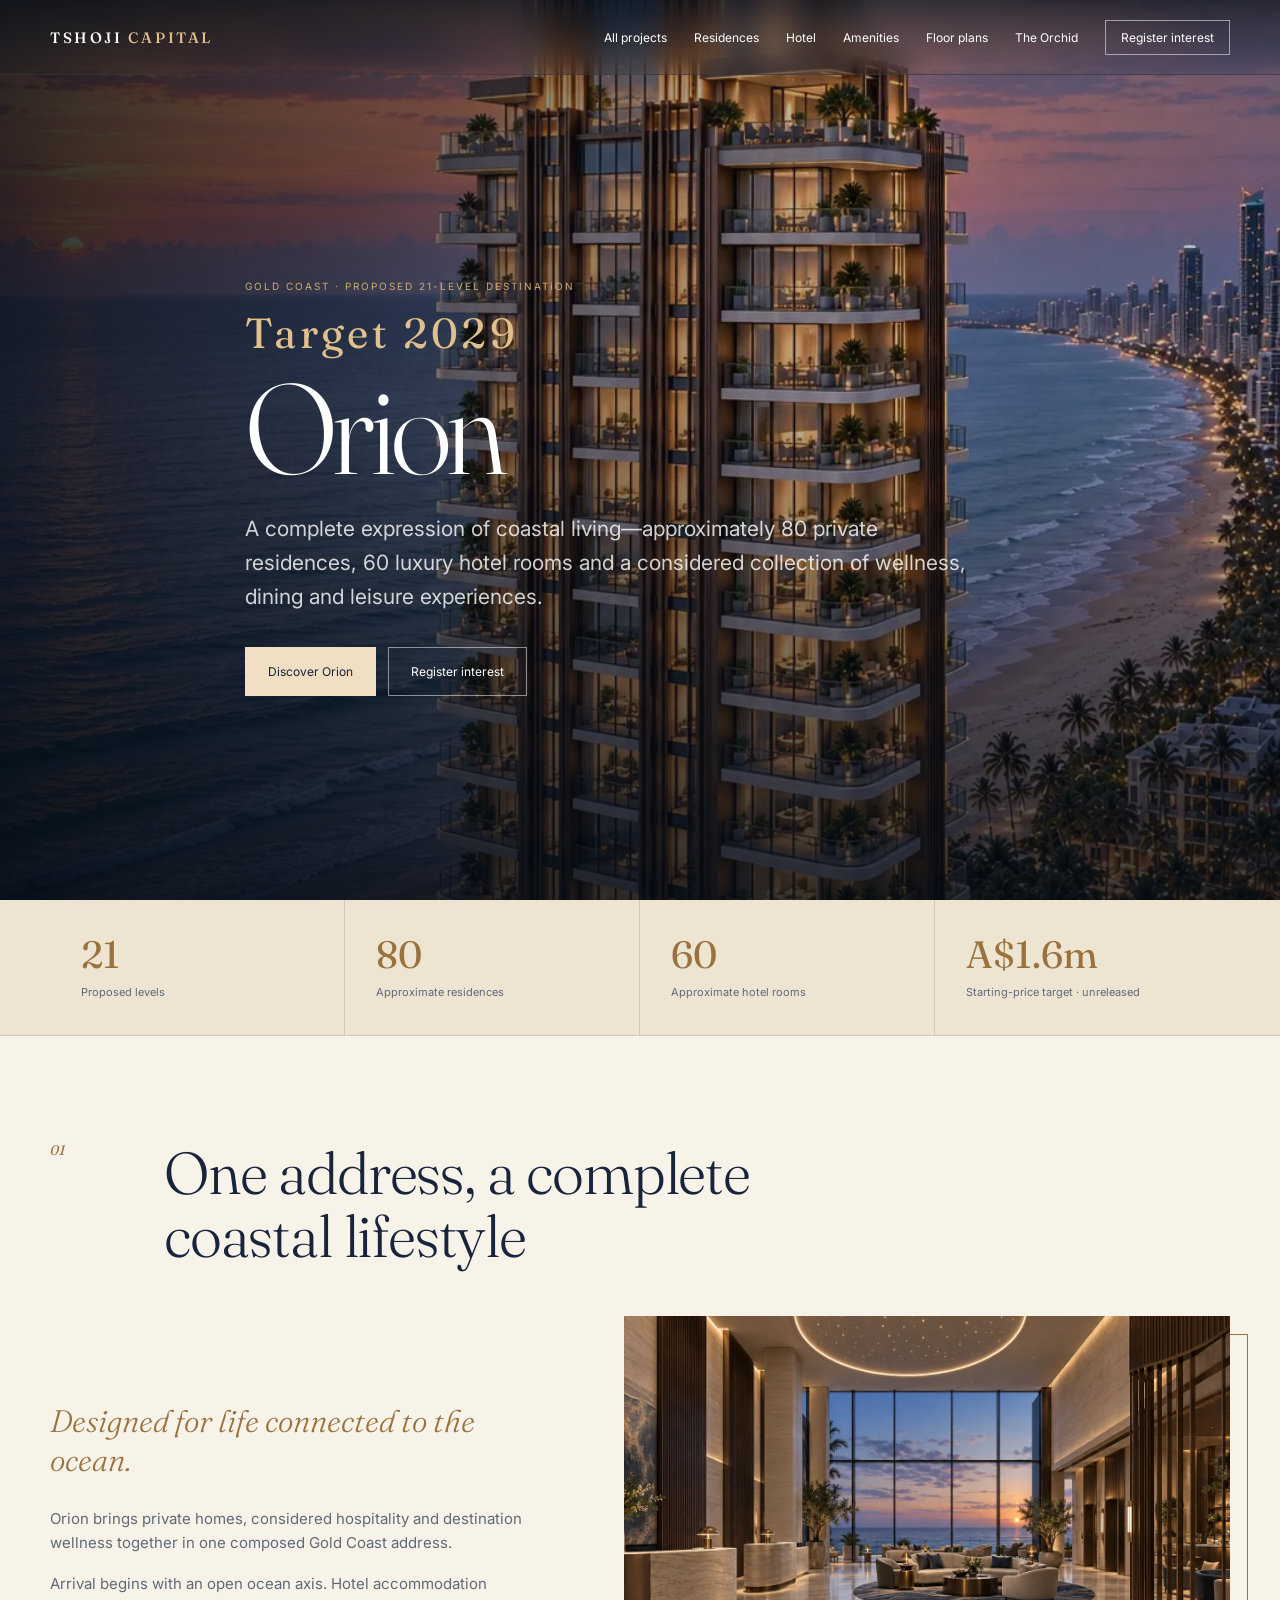
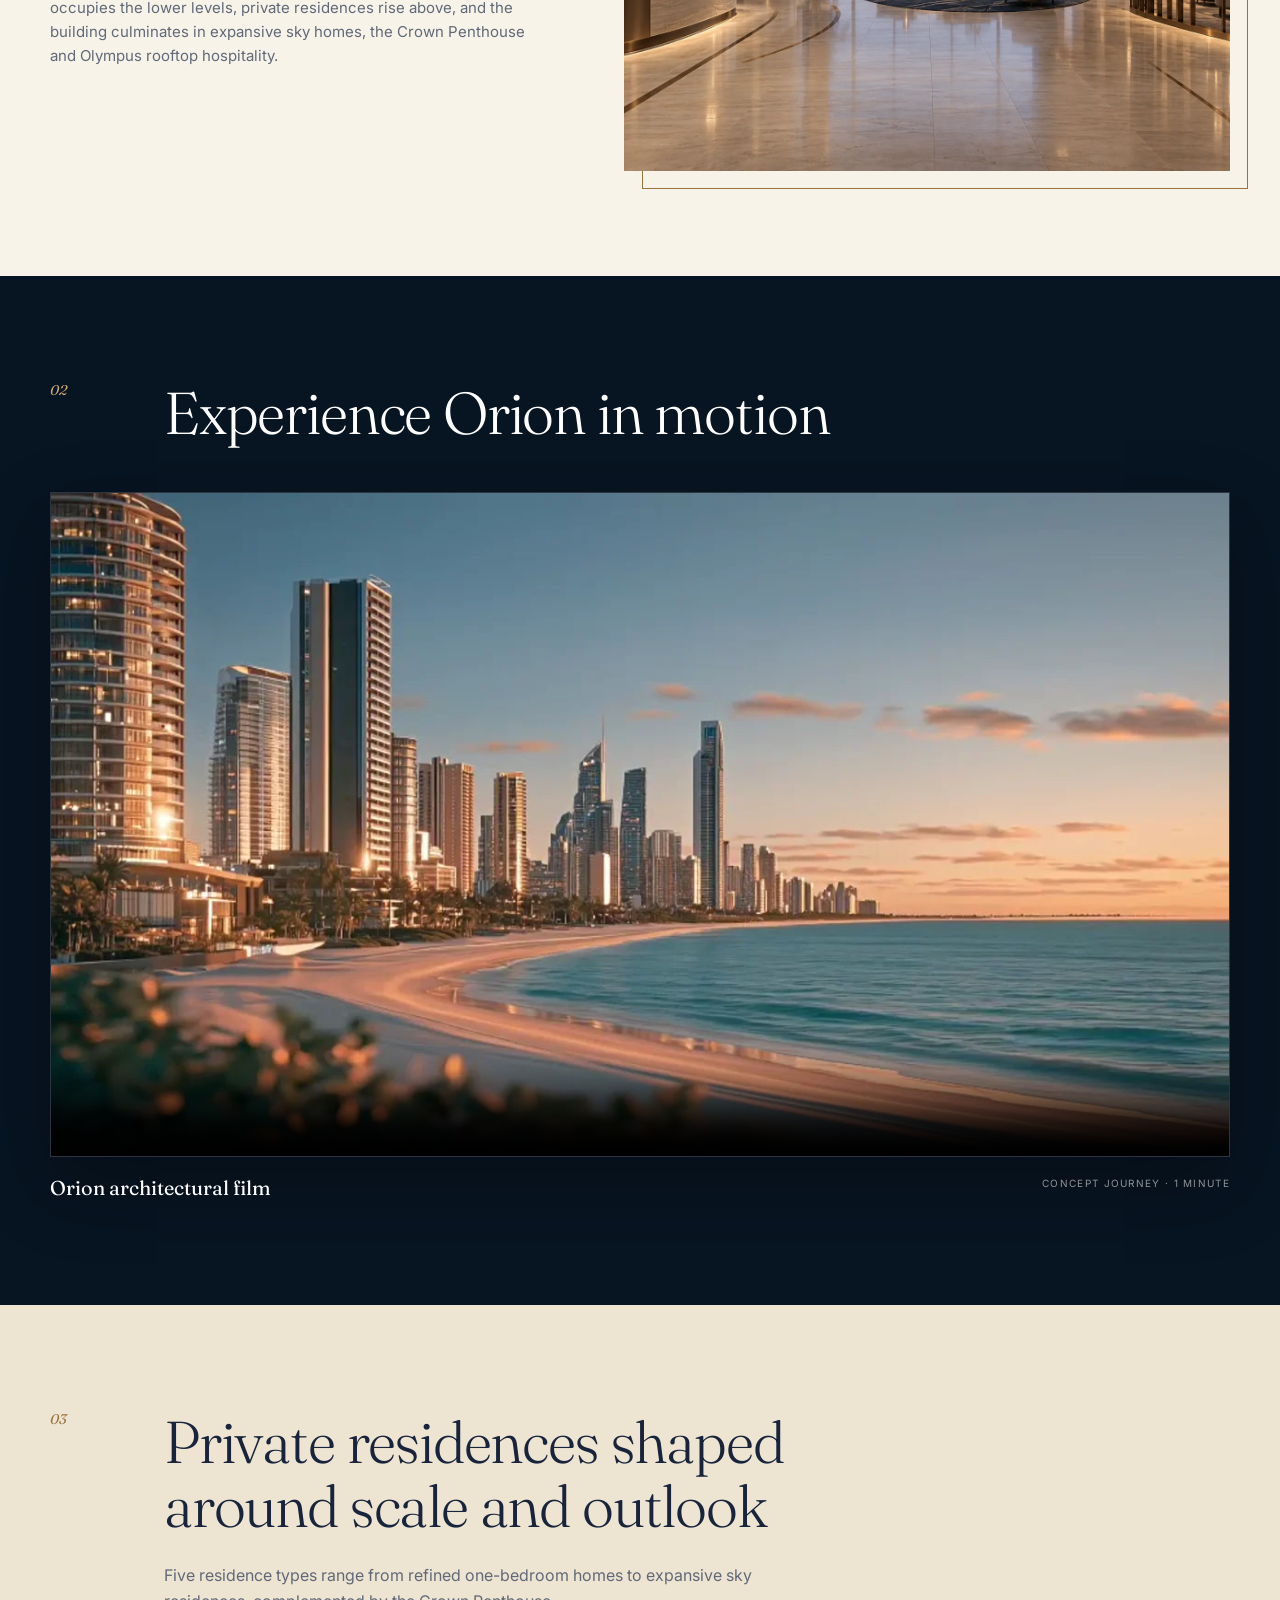
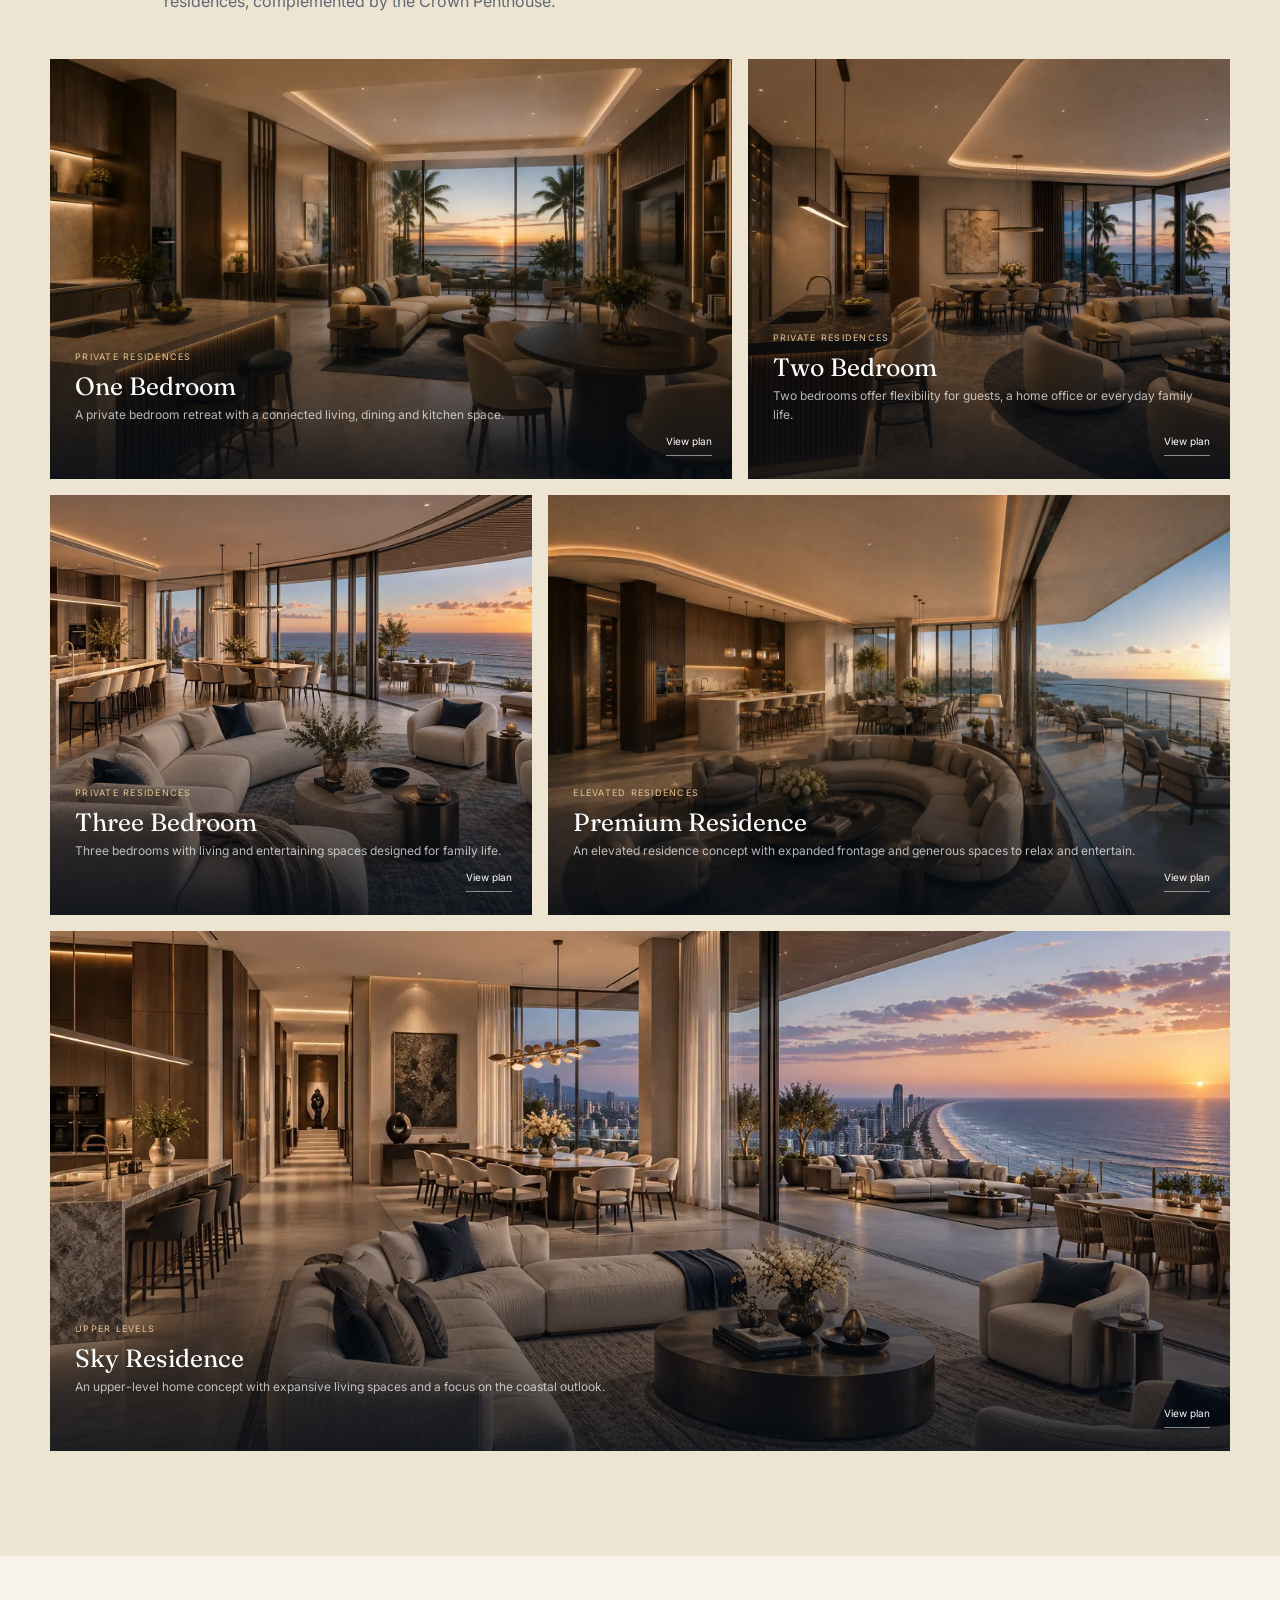
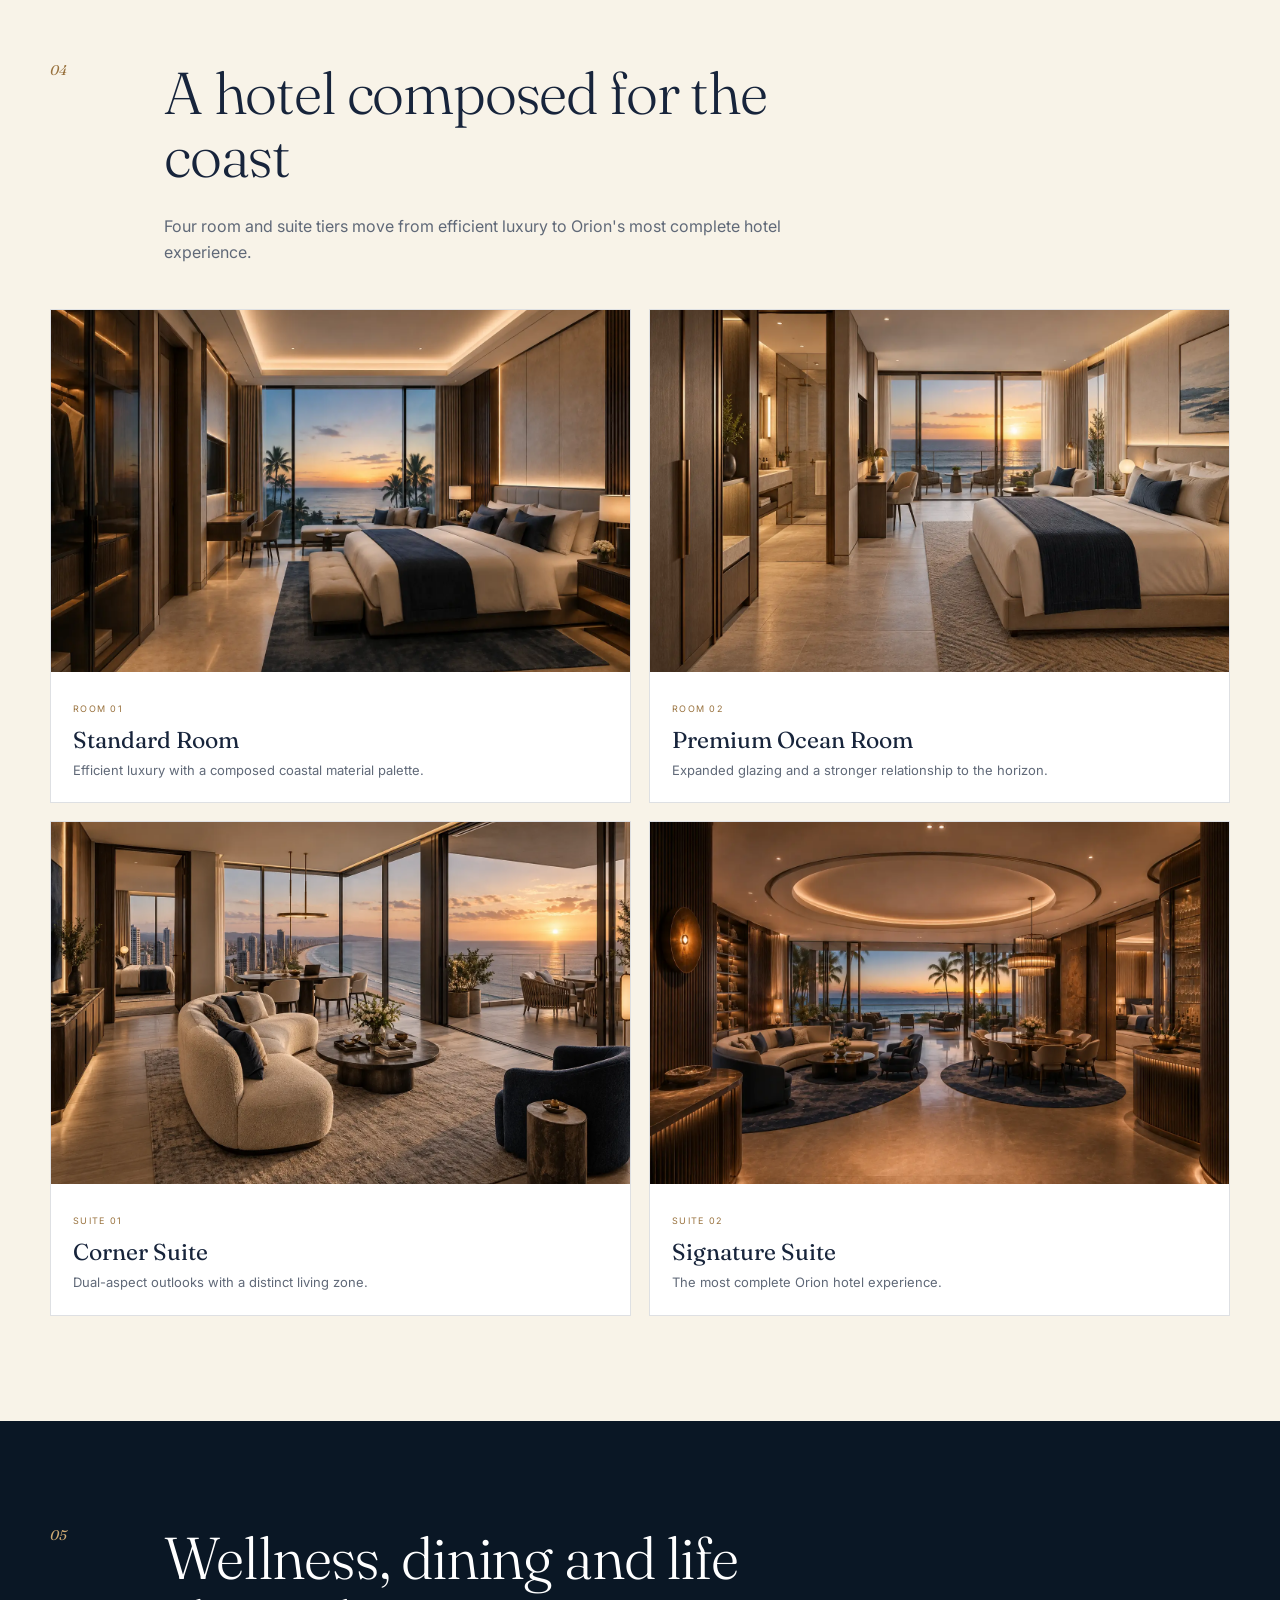
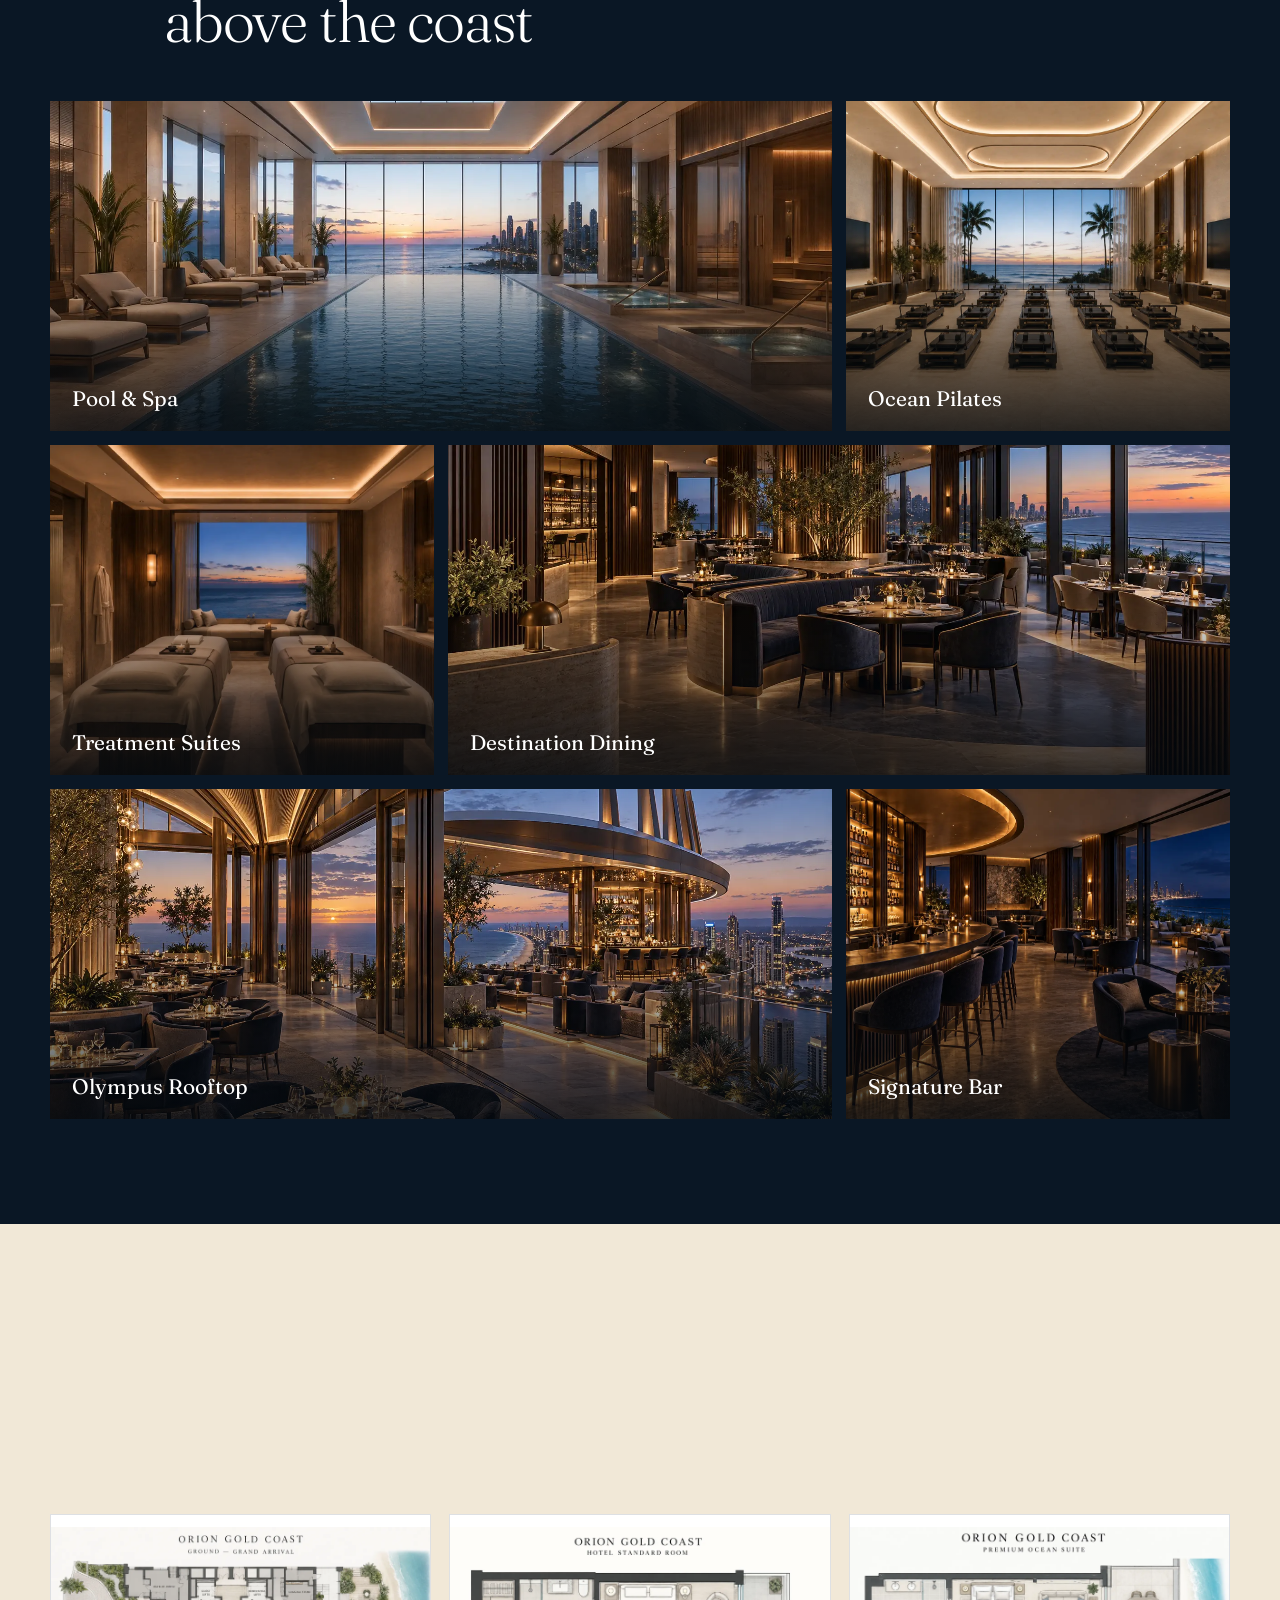
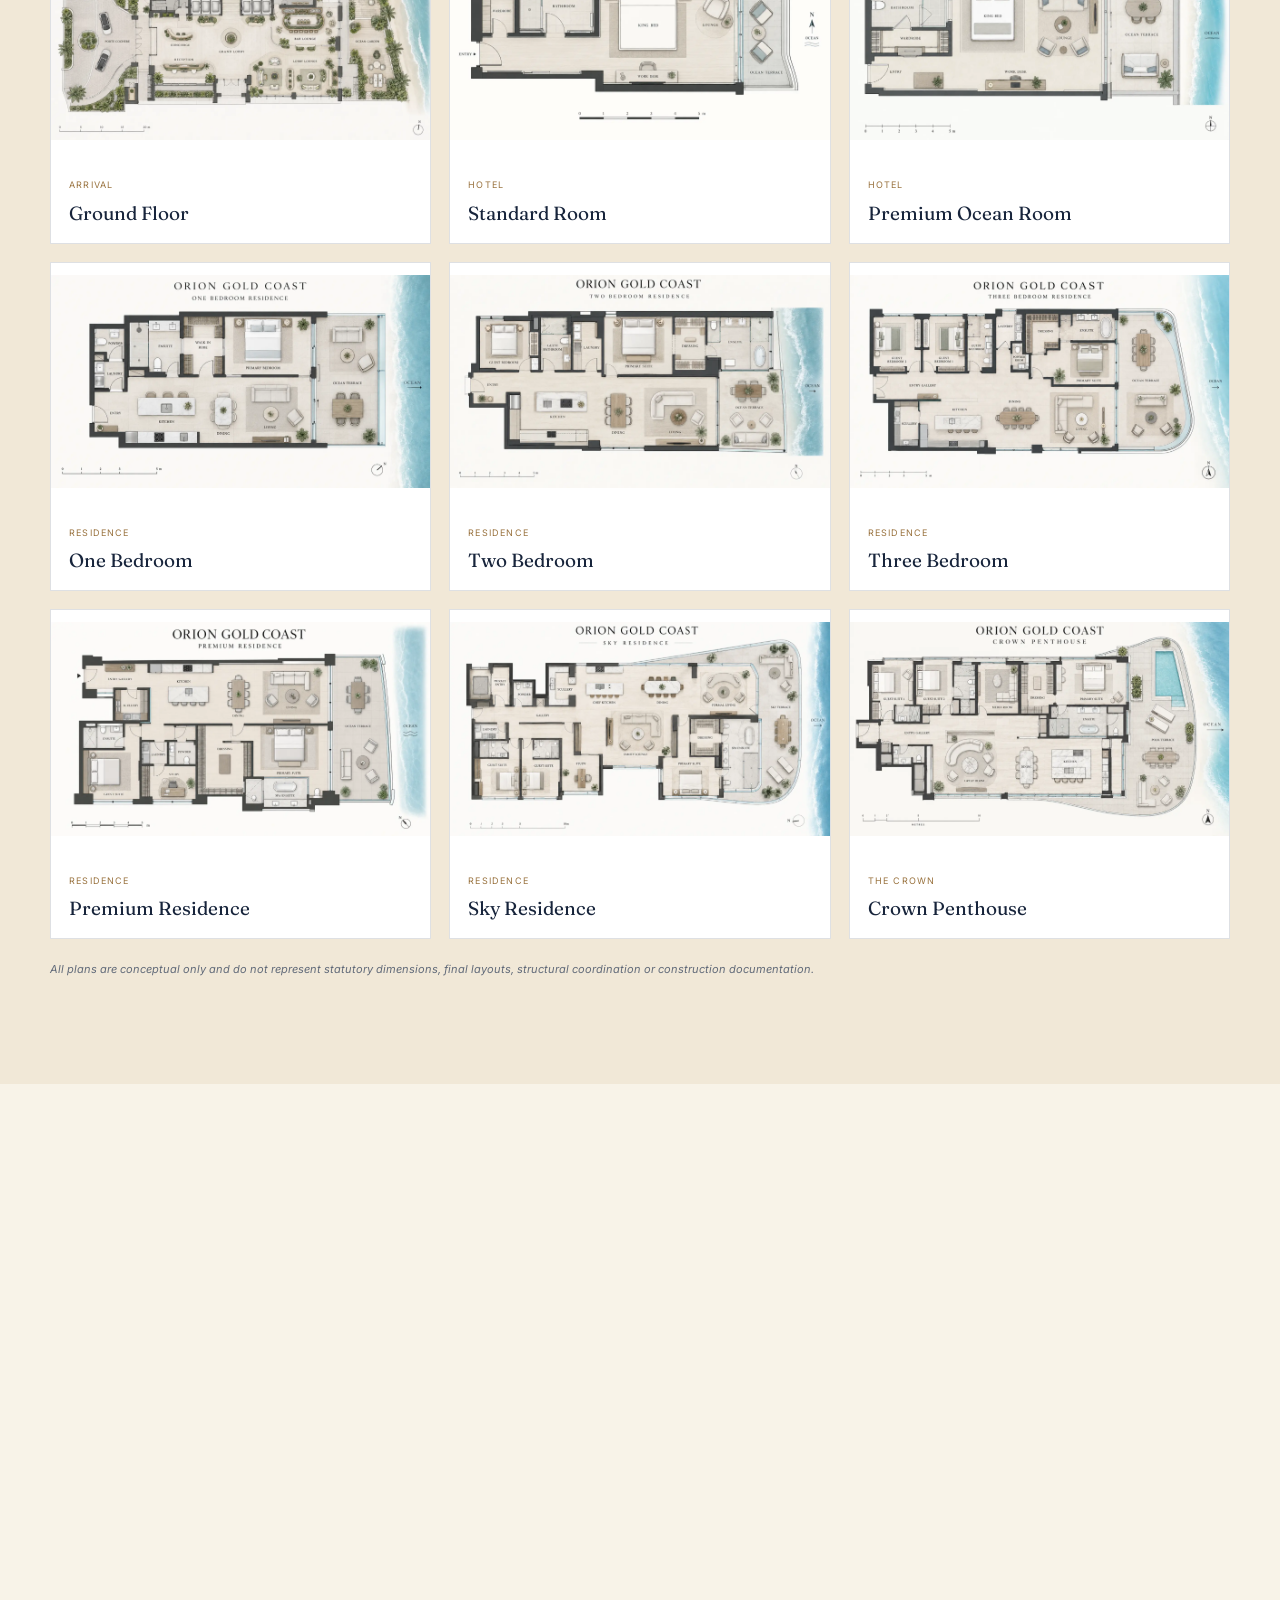
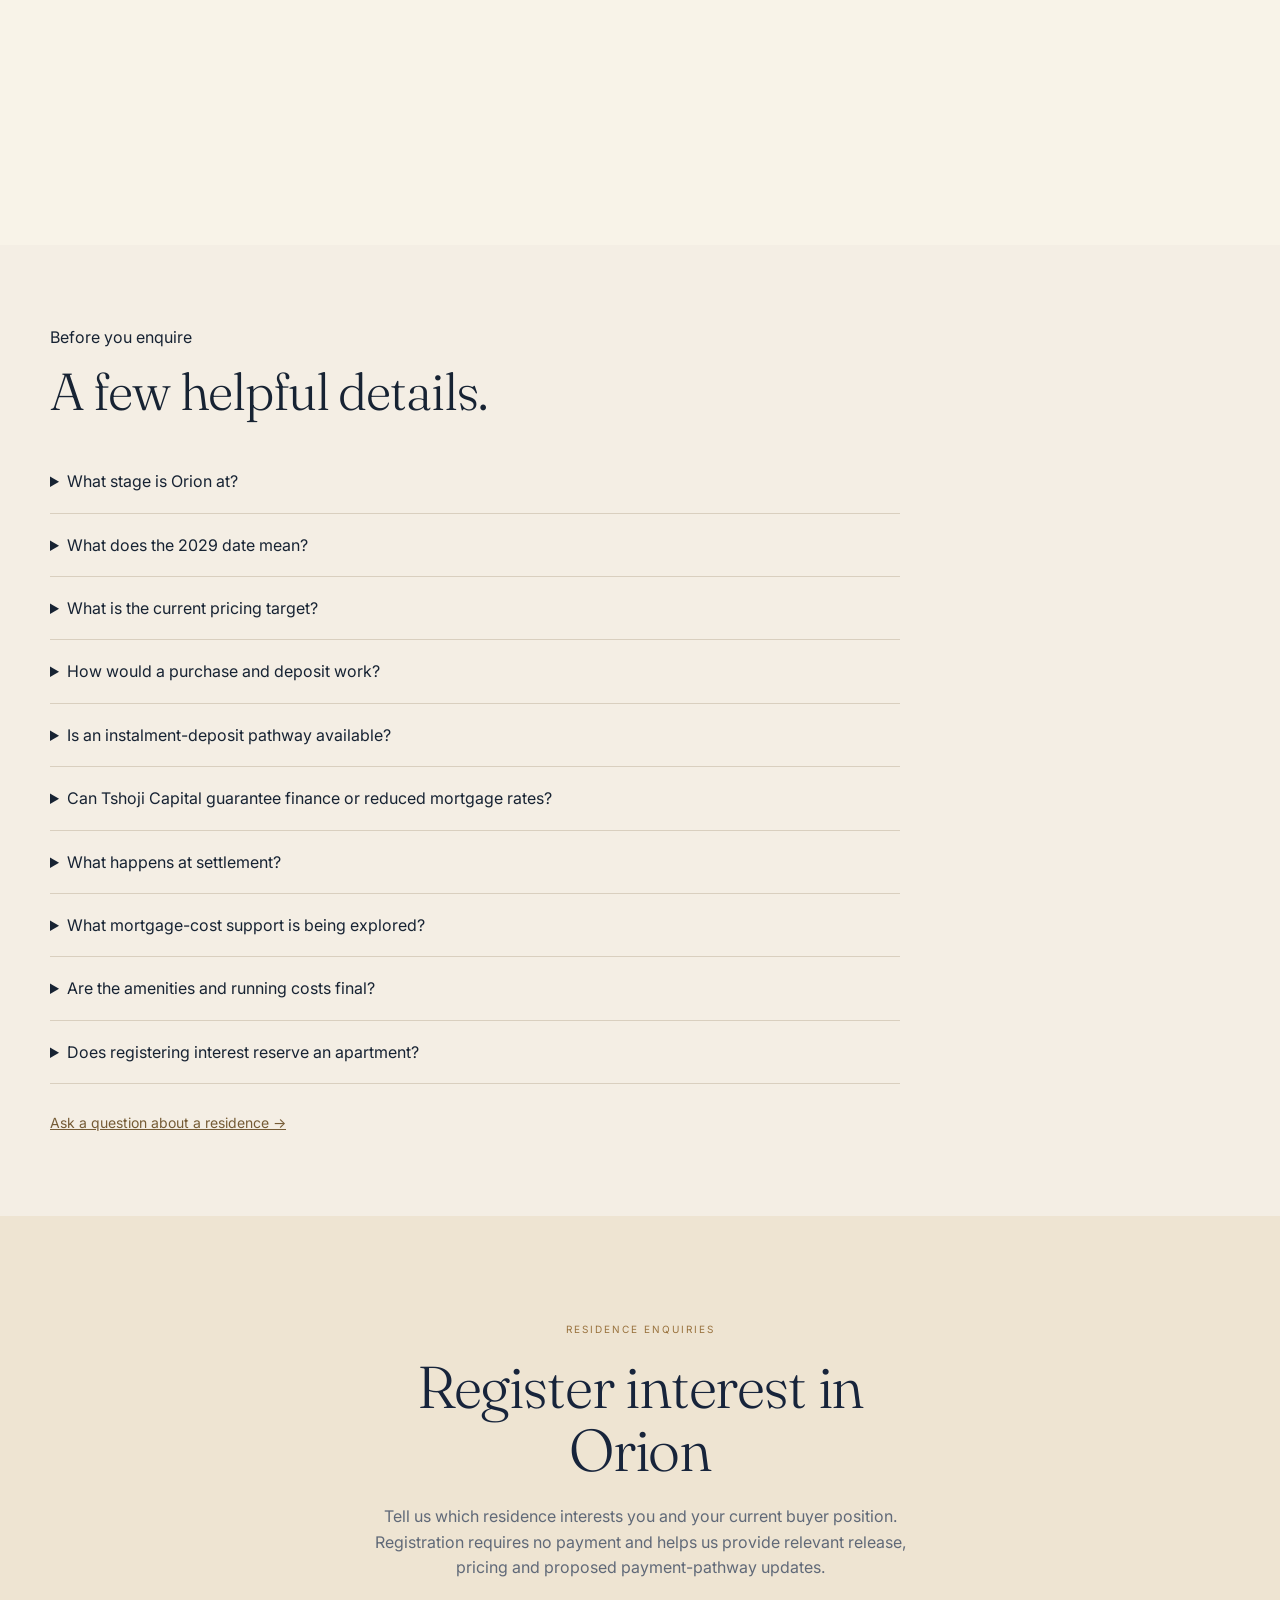
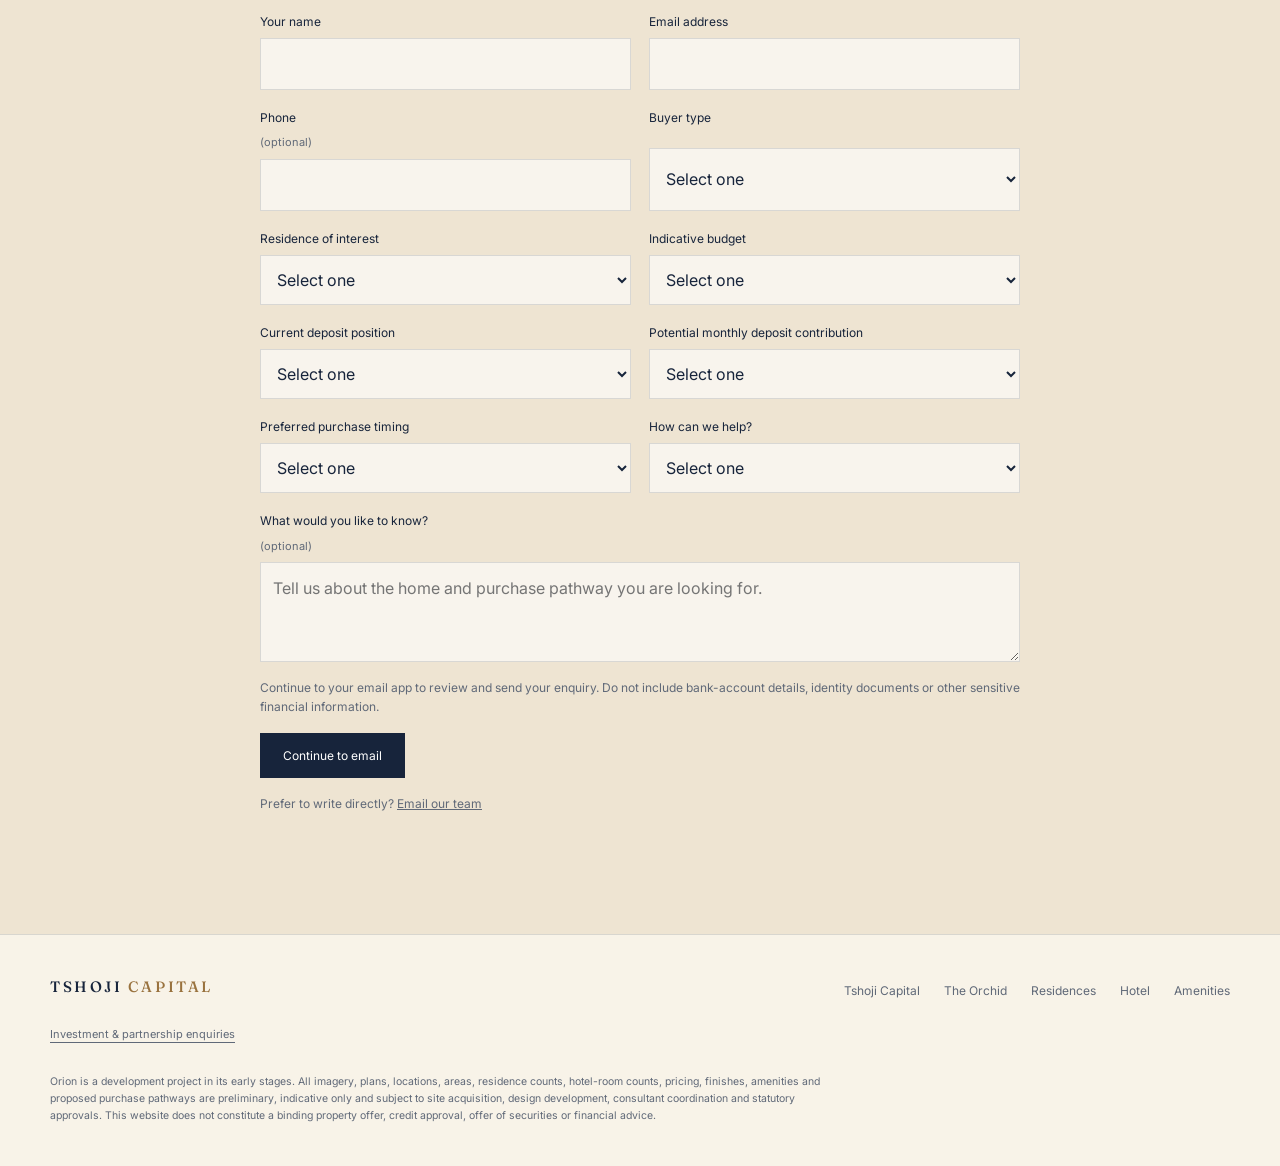
<file: orion.html>
<!DOCTYPE html>
<html lang="en">
<head>
  <meta charset="UTF-8"><meta name="viewport" content="width=device-width, initial-scale=1.0">
  <title>Orion Gold Coast — Tshoji Capital</title>
  <meta name="description" content="Explore Orion, a proposed 21-level collection of private residences, luxury hotel rooms, wellness and hospitality on the Gold Coast.">
  <link rel="preconnect" href="https://fonts.googleapis.com"><link rel="preconnect" href="https://fonts.gstatic.com" crossorigin><link href="https://fonts.googleapis.com/css2?family=Fraunces:ital,opsz,wght@0,9..144,300;0,9..144,400;0,9..144,500;1,9..144,400&family=Inter:wght@400;500;600&display=swap" rel="stylesheet">
  <style>
    :root{--ivory:#f8f3e8;--sand:#eee4d2;--ink:#17243b;--navy:#071421;--muted:#606978;--gold:#99723e;--gold-light:#cfaa73;--line:rgba(23,36,59,.14);--display:'Fraunces',Georgia,serif;--body:'Inter',sans-serif}*{box-sizing:border-box;margin:0;padding:0}html{scroll-behavior:smooth}body{background:var(--ivory);color:var(--ink);font-family:var(--body);line-height:1.6;-webkit-font-smoothing:antialiased}img{display:block;width:100%}a{color:inherit}.wrap{width:min(1180px,calc(100% - 48px));margin:auto}
    .nav{position:fixed;inset:0 0 auto;z-index:40;background:rgba(248,243,232,.9);backdrop-filter:blur(14px);border-bottom:1px solid var(--line)}.nav-inner{height:74px;display:flex;align-items:center;justify-content:space-between;gap:28px}.brand{font:500 15px var(--display);letter-spacing:.17em;text-decoration:none}.brand span{color:var(--gold)}.nav-links{display:flex;gap:27px;list-style:none;align-items:center}.nav-links a{font-size:12px;text-decoration:none;color:var(--muted)}.nav-cta{border:1px solid rgba(23,36,59,.3);padding:9px 15px!important;color:var(--ink)!important}
    .hero{min-height:100vh;position:relative;display:flex;align-items:end;background:var(--navy);overflow:hidden}.hero>img{position:absolute;inset:0;height:100%;object-fit:cover;object-position:center 35%}.hero::after{content:"";position:absolute;inset:0;background:linear-gradient(90deg,rgba(4,12,21,.83),rgba(4,12,21,.18) 70%),linear-gradient(0deg,rgba(4,12,21,.72),transparent 55%)}.hero-copy{position:relative;z-index:2;color:#fff;padding:150px 0 76px;max-width:790px}.eyebrow{font-size:10px;letter-spacing:.2em;text-transform:uppercase;color:var(--gold-light);margin-bottom:18px}h1{font:300 clamp(62px,11vw,128px)/.88 var(--display);letter-spacing:-.04em}.hero-copy p{font-size:clamp(16px,2vw,21px);color:rgba(255,255,255,.8);max-width:57ch;margin-top:28px}.hero-actions{display:flex;gap:12px;flex-wrap:wrap;margin-top:34px}.btn{display:inline-block;text-decoration:none;padding:14px 22px;font-size:12px;border:1px solid rgba(255,255,255,.5)}.btn.fill{background:#f0dfc2;color:var(--ink);border-color:#f0dfc2}
    .stats{background:var(--sand);border-bottom:1px solid var(--line)}.stats-grid{display:grid;grid-template-columns:repeat(4,1fr)}.stat{padding:31px;border-right:1px solid var(--line)}.stat:last-child{border-right:0}.stat strong{display:block;font:400 clamp(25px,3vw,38px) var(--display);color:var(--gold)}.stat span{font-size:11px;color:var(--muted)}
    section{padding:105px 0}.section-head{display:grid;grid-template-columns:90px 1fr;gap:24px;margin-bottom:48px}.num{font:italic 14px var(--display);color:var(--gold)}h2{font:300 clamp(37px,5vw,59px)/1.08 var(--display);letter-spacing:-.02em;max-width:20ch}.intro{font-size:16px;color:var(--muted);max-width:62ch;margin:-22px 0 44px 114px}
    .vision-grid{display:grid;grid-template-columns:.9fr 1.1fr;gap:78px;align-items:center}.vision-copy blockquote{font:italic 300 31px/1.25 var(--display);color:var(--gold);margin-bottom:27px}.vision-copy p{color:var(--muted);margin-bottom:17px;font-size:15px}.vision-image img{aspect-ratio:4/3;object-fit:cover}.vision-image{position:relative}.vision-image::before{content:"";position:absolute;inset:18px -18px -18px 18px;border:1px solid var(--gold);z-index:-1}
    .film{background:var(--navy);color:#fff}.film .num{color:var(--gold-light)}.film h2{color:#fff}.film-frame{border:1px solid rgba(255,255,255,.14);box-shadow:0 28px 70px rgba(0,0,0,.28)}.film video{display:block;width:100%;aspect-ratio:16/9;object-fit:cover;background:#03080d}.film-meta{display:flex;justify-content:space-between;gap:20px;margin-top:18px}.film-meta strong{font:400 20px var(--display)}.film-meta span{font-size:10px;letter-spacing:.13em;color:rgba(255,255,255,.55);text-transform:uppercase}
    .residences{background:var(--sand)}.res-grid{display:grid;grid-template-columns:repeat(12,1fr);gap:16px}.res-card{position:relative;overflow:hidden;min-height:420px;color:#fff}.res-card:nth-child(1),.res-card:nth-child(4){grid-column:span 7}.res-card:nth-child(2),.res-card:nth-child(3){grid-column:span 5}.res-card:nth-child(5){grid-column:span 12;min-height:520px}.res-card>img{position:absolute;inset:0;height:100%;object-fit:cover;transition:transform .7s ease}.res-card:hover>img{transform:scale(1.025)}.res-card::after{content:"";position:absolute;inset:0;background:linear-gradient(0deg,rgba(4,12,21,.82),transparent 58%)}.res-copy{position:absolute;z-index:2;left:0;right:0;bottom:0;padding:50px 25px 23px}.res-copy small{font-size:9px;letter-spacing:.14em;text-transform:uppercase;color:#e6c793}.res-copy h3{font:400 25px var(--display);margin-top:4px}.res-copy p{font-size:12px;color:rgba(255,255,255,.7);margin-top:4px}.plan-link{position:absolute;right:20px;bottom:23px;z-index:3;color:#fff;font-size:10px;text-decoration:none;border-bottom:1px solid rgba(255,255,255,.5)}
    .hotel-grid{display:grid;grid-template-columns:repeat(2,1fr);gap:18px}.hotel-card{border:1px solid var(--line);background:#fff}.hotel-card img{aspect-ratio:16/10;object-fit:cover}.hotel-copy{padding:22px}.hotel-copy small{color:var(--gold);font-size:9px;letter-spacing:.14em}.hotel-copy h3{font:400 23px var(--display);margin:6px 0}.hotel-copy p{font-size:13px;color:var(--muted)}
    .amenities{background:#0a1725;color:#fff}.amenities .num{color:var(--gold-light)}.amenities h2{color:#fff}.amenity-grid{display:grid;grid-template-columns:repeat(3,1fr);gap:14px}.amenity-card{position:relative;min-height:330px;overflow:hidden}.amenity-card.wide{grid-column:span 2}.amenity-card img{position:absolute;inset:0;height:100%;object-fit:cover;transition:transform .7s ease}.amenity-card:hover img{transform:scale(1.025)}.amenity-card::after{content:"";position:absolute;inset:0;background:linear-gradient(0deg,rgba(3,9,15,.8),transparent 60%)}.amenity-card h3{position:absolute;z-index:2;left:22px;bottom:20px;font:400 21px var(--display)}
    .plans{background:#f1e8d7}.plan-grid{display:grid;grid-template-columns:repeat(3,1fr);gap:18px}.plan-card{background:white;border:1px solid var(--line)}.plan-card img{aspect-ratio:16/10;object-fit:contain;background:white}.plan-copy{padding:18px}.plan-copy small{font-size:9px;letter-spacing:.13em;color:var(--gold);text-transform:uppercase}.plan-copy h3{font:400 19px var(--display);margin-top:5px}.note{font-size:11px;color:var(--muted);font-style:italic;margin-top:22px}
    .crown-grid{display:grid;grid-template-columns:1fr 1fr;gap:14px}.crown-card{position:relative;min-height:440px;overflow:hidden;color:#fff}.crown-card img{position:absolute;inset:0;height:100%;object-fit:cover}.crown-card::after{content:"";position:absolute;inset:0;background:linear-gradient(0deg,rgba(3,9,15,.82),transparent 58%)}.crown-copy{position:absolute;z-index:2;left:26px;right:26px;bottom:24px}.crown-copy small{font-size:9px;letter-spacing:.14em;color:#e6c793}.crown-copy h3{font:400 25px var(--display);margin-top:5px}
    .enquire{background:var(--sand);text-align:center}.enquire h2{margin:auto;max-width:15ch}.enquire p{color:var(--muted);max-width:57ch;margin:22px auto 31px}.enquire .btn{border-color:var(--ink)}footer{padding:42px 0;border-top:1px solid var(--line)}.footer-row{display:flex;justify-content:space-between;gap:28px}.footer-links{display:flex;gap:24px;list-style:none;flex-wrap:wrap}.footer-links a{font-size:12px;text-decoration:none;color:var(--muted)}.legal{font-size:10.5px;color:var(--muted);max-width:790px;margin-top:28px}.reveal{opacity:1;transform:none;transition:.7s ease}.reveal.in{opacity:1;transform:none}
    @media(max-width:900px){.nav-links li:not(:last-child){display:none}.stats-grid{grid-template-columns:1fr 1fr}.stat:nth-child(2){border-right:0}.stat:nth-child(-n+2){border-bottom:1px solid var(--line)}.vision-grid{grid-template-columns:1fr}.res-card,.res-card:nth-child(1),.res-card:nth-child(2),.res-card:nth-child(3),.res-card:nth-child(4),.res-card:nth-child(5){grid-column:span 12}.amenity-grid{grid-template-columns:1fr 1fr}.plan-grid{grid-template-columns:1fr 1fr}}
    @media(max-width:620px){.wrap{width:min(100% - 34px,1180px)}.nav-inner{height:64px}section{padding:78px 0}.section-head{grid-template-columns:1fr;gap:8px}.intro{margin-left:0}.res-card{min-height:380px}.res-card:nth-child(5){min-height:420px}.hotel-grid,.amenity-grid,.plan-grid,.crown-grid{grid-template-columns:1fr}.amenity-card.wide{grid-column:auto}.footer-row{flex-direction:column}.film-meta{display:block}.film-meta span{display:block;margin-top:5px}}
  </style>
  <link rel="stylesheet" href="assets/site-enhancements.css">
</head>
<body>
  <a class="skip-link" href="#main-content">Skip to content</a>
  <nav class="nav"><div class="wrap nav-inner"><a class="brand" href="index.html">TSHOJI <span>CAPITAL</span></a><ul class="nav-links"><li><a href="index.html">All projects</a></li><li><a href="#residences">Residences</a></li><li><a href="#hotel">Hotel</a></li><li><a href="#amenities">Amenities</a></li><li><a href="#plans">Floor plans</a></li><li><a href="the-orchid.html">The Orchid</a></li><li><a class="nav-cta" href="#enquire">Register interest</a></li></ul></div></nav>
  <main id="main-content">
  <header class="hero"><img src="assets/orion/orion-exterior-hero.webp" alt="Orion rising beside the Gold Coast at sunset"><div class="wrap hero-copy"><div class="eyebrow">Gold Coast · Proposed 21-level destination</div><div class="hero-year">Target 2029</div><h1>Orion</h1><p>A complete expression of coastal living—approximately 80 private residences, 60 luxury hotel rooms and a considered collection of wellness, dining and leisure experiences.</p><div class="hero-actions"><a class="btn fill" href="#vision">Discover Orion</a><a class="btn" href="#enquire">Register interest</a></div></div></header>
  <div class="stats"><div class="wrap stats-grid"><div class="stat"><strong>21</strong><span>Proposed levels</span></div><div class="stat"><strong>80</strong><span>Approximate residences</span></div><div class="stat"><strong>60</strong><span>Approximate hotel rooms</span></div><div class="stat"><strong>A$1.6m</strong><span>Starting-price target · unreleased</span></div></div></div>
  <section id="vision"><div class="wrap"><div class="section-head reveal"><span class="num">01</span><h2>One address, a complete coastal lifestyle</h2></div><div class="vision-grid reveal"><div class="vision-copy"><blockquote>Designed for life connected to the ocean.</blockquote><p>Orion brings private homes, considered hospitality and destination wellness together in one composed Gold Coast address.</p><p>Arrival begins with an open ocean axis. Hotel accommodation occupies the lower levels, private residences rise above, and the building culminates in expansive sky homes, the Crown Penthouse and Olympus rooftop hospitality.</p></div><div class="vision-image"><img src="assets/orion/arrival-lobby.webp" alt="Orion ocean-axis lobby"></div></div></div></section>
  <section class="film"><div class="wrap"><div class="section-head reveal"><span class="num">02</span><h2>Experience Orion in motion</h2></div><div class="film-frame reveal"><video controls playsinline preload="metadata" poster="assets/video/orion-film-poster.webp"><source src="assets/video/orion-film.mp4" type="video/mp4">Your browser does not support embedded video. <a href="assets/video/orion-film.mp4">Watch the Orion film</a>.</video></div><div class="film-meta"><strong>Orion architectural film</strong><span>Concept journey · 1 minute</span></div></div></section>
  <section id="residences" class="residences"><div class="wrap"><div class="section-head reveal"><span class="num">03</span><h2>Private residences shaped around scale and outlook</h2></div><p class="intro reveal">Five residence types range from refined one-bedroom homes to expansive sky residences, complemented by the Crown Penthouse.</p><div class="res-grid reveal"><article class="res-card"><img src="assets/orion/residence-1br.webp" alt="Orion one-bedroom residence" loading="lazy"><div class="res-copy"><small>Private residences</small><h3>One Bedroom</h3><p>A private bedroom retreat with a connected living, dining and kitchen space.</p></div><a class="plan-link" href="#plan-residence-1br" data-plan-target="plan-residence-1br">View plan</a></article><article class="res-card"><img src="assets/orion/residence-2br.webp" alt="Orion two-bedroom residence" loading="lazy"><div class="res-copy"><small>Private residences</small><h3>Two Bedroom</h3><p>Two bedrooms offer flexibility for guests, a home office or everyday family life.</p></div><a class="plan-link" href="#plan-residence-2br" data-plan-target="plan-residence-2br">View plan</a></article><article class="res-card"><img src="assets/orion/residence-3br.webp" alt="Orion three-bedroom residence" loading="lazy"><div class="res-copy"><small>Private residences</small><h3>Three Bedroom</h3><p>Three bedrooms with living and entertaining spaces designed for family life.</p></div><a class="plan-link" href="#plan-residence-3br" data-plan-target="plan-residence-3br">View plan</a></article><article class="res-card"><img src="assets/orion/residence-premium.webp" alt="Orion premium residence" loading="lazy"><div class="res-copy"><small>Elevated residences</small><h3>Premium Residence</h3><p>An elevated residence concept with expanded frontage and generous spaces to relax and entertain.</p></div><a class="plan-link" href="#plan-residence-premium" data-plan-target="plan-residence-premium">View plan</a></article><article class="res-card"><img src="assets/orion/residence-sky.webp" alt="Orion sky residence" loading="lazy"><div class="res-copy"><small>Upper levels</small><h3>Sky Residence</h3><p>An upper-level home concept with expansive living spaces and a focus on the coastal outlook.</p></div><a class="plan-link" href="#plan-residence-sky" data-plan-target="plan-residence-sky">View plan</a></article></div></div></section>
  <section id="hotel"><div class="wrap"><div class="section-head reveal"><span class="num">04</span><h2>A hotel composed for the coast</h2></div><p class="intro reveal">Four room and suite tiers move from efficient luxury to Orion's most complete hotel experience.</p><div class="hotel-grid reveal"><article class="hotel-card"><img src="assets/orion/hotel-standard.webp" alt="Orion standard hotel room" loading="lazy"><div class="hotel-copy"><small>ROOM 01</small><h3>Standard Room</h3><p>Efficient luxury with a composed coastal material palette.</p></div></article><article class="hotel-card"><img src="assets/orion/hotel-premium-ocean.webp" alt="Orion premium ocean room" loading="lazy"><div class="hotel-copy"><small>ROOM 02</small><h3>Premium Ocean Room</h3><p>Expanded glazing and a stronger relationship to the horizon.</p></div></article><article class="hotel-card"><img src="assets/orion/hotel-corner-suite.webp" alt="Orion corner suite" loading="lazy"><div class="hotel-copy"><small>SUITE 01</small><h3>Corner Suite</h3><p>Dual-aspect outlooks with a distinct living zone.</p></div></article><article class="hotel-card"><img src="assets/orion/hotel-signature-suite.webp" alt="Orion signature suite" loading="lazy"><div class="hotel-copy"><small>SUITE 02</small><h3>Signature Suite</h3><p>The most complete Orion hotel experience.</p></div></article></div></div></section>
  <section id="amenities" class="amenities"><div class="wrap"><div class="section-head reveal"><span class="num">05</span><h2>Wellness, dining and life above the coast</h2></div><div class="amenity-grid reveal"><article class="amenity-card wide"><img src="assets/orion/amenity-pool-spa.webp" alt="Orion pool and spa" loading="lazy"><h3>Pool &amp; Spa</h3></article><article class="amenity-card"><img src="assets/orion/amenity-pilates-ocean-new.webp" alt="Orion ocean-facing Pilates studio" loading="lazy"><h3>Ocean Pilates</h3></article><article class="amenity-card"><img src="assets/orion/amenity-spa-treatment.webp" alt="Orion treatment suite" loading="lazy"><h3>Treatment Suites</h3></article><article class="amenity-card wide"><img src="assets/orion/amenity-restaurant.webp" alt="Orion destination restaurant" loading="lazy"><h3>Destination Dining</h3></article><article class="amenity-card wide"><img src="assets/orion/amenity-olympus.webp" alt="Orion Olympus rooftop" loading="lazy"><h3>Olympus Rooftop</h3></article><article class="amenity-card"><img src="assets/orion/amenity-bar.webp" alt="Orion signature bar" loading="lazy"><h3>Signature Bar</h3></article></div></div></section>
  <section id="plans" class="plans"><div class="wrap"><div class="section-head reveal"><span class="num">06</span><h2>Concept floor-plan collection</h2></div><p class="intro reveal">Select a floor plan to explore the layout in full, or open the matching plan directly from a residence above.</p><div class="plan-grid reveal"><article class="plan-card"><img src="assets/orion/plan-ground.webp" alt="Orion ground floor plan"><div class="plan-copy"><small>Arrival</small><h3>Ground Floor</h3></div></article><article class="plan-card"><img src="assets/orion/plan-hotel-standard.webp" alt="Standard hotel room plan"><div class="plan-copy"><small>Hotel</small><h3>Standard Room</h3></div></article><article class="plan-card"><img src="assets/orion/plan-hotel-premium-ocean.webp" alt="Premium ocean room plan"><div class="plan-copy"><small>Hotel</small><h3>Premium Ocean Room</h3></div></article><article class="plan-card" id="plan-residence-1br"><img src="assets/orion/plan-residence-1br.webp" alt="One-bedroom residence plan"><div class="plan-copy"><small>Residence</small><h3>One Bedroom</h3></div></article><article class="plan-card" id="plan-residence-2br"><img src="assets/orion/plan-residence-2br.webp" alt="Two-bedroom residence plan"><div class="plan-copy"><small>Residence</small><h3>Two Bedroom</h3></div></article><article class="plan-card" id="plan-residence-3br"><img src="assets/orion/plan-residence-3br.webp" alt="Three-bedroom residence plan"><div class="plan-copy"><small>Residence</small><h3>Three Bedroom</h3></div></article><article class="plan-card" id="plan-residence-premium"><img src="assets/orion/plan-residence-premium.webp" alt="Premium residence plan"><div class="plan-copy"><small>Residence</small><h3>Premium Residence</h3></div></article><article class="plan-card" id="plan-residence-sky"><img src="assets/orion/plan-residence-sky.webp" alt="Sky residence plan"><div class="plan-copy"><small>Residence</small><h3>Sky Residence</h3></div></article><article class="plan-card"><img src="assets/orion/plan-penthouse.webp" alt="Crown Penthouse plan"><div class="plan-copy"><small>The Crown</small><h3>Crown Penthouse</h3></div></article></div><p class="note">All plans are conceptual only and do not represent statutory dimensions, final layouts, structural coordination or construction documentation.</p></div></section>
  <section><div class="wrap"><div class="section-head reveal"><span class="num">07</span><h2>The Crown Penthouse</h2></div><div class="crown-grid reveal"><article class="crown-card"><img src="assets/orion/penthouse-great-room.webp" alt="Orion Crown Penthouse great room"><div class="crown-copy"><small>ARRIVAL &amp; ENTERTAINING</small><h3>A great room above the horizon</h3></div></article><article class="crown-card"><img src="assets/orion/penthouse-master.webp" alt="Orion Crown Penthouse primary bedroom"><div class="crown-copy"><small>PRIVATE RETREAT</small><h3>Quiet luxury at the crown</h3></div></article></div></div></section>
  <section class="buyer-faq" id="buyer-questions"><div class="wrap"><div class="kicker">Before you enquire</div><h2>A few helpful details.</h2><div class="faq-list"><details><summary>What stage is Orion at?</summary><p>Orion is a development project in its early stages. The design is being developed and remains subject to site acquisition, consultant coordination, funding and statutory approvals.</p></details><details><summary>What does the 2029 date mean?</summary><p>2029 is Orion’s indicative target year, not a guaranteed completion or move-in date. Enquire for the latest project status before making any plans.</p></details><details><summary>What is the current pricing target?</summary><p>Orion’s current concept-level starting-price target is approximately A$1.6 million. No formal price list has been released; final prices will depend on the site, approved design, cost plan, valuation and release terms.</p></details><details><summary>How would a purchase and deposit work?</summary><p>Registration is the first step only. A purchase would occur after a formal release, required disclosure and a written off-the-plan contract. Any future part-payments or deposit would be paid directly to a legally compliant trust account under the contract—not to Tshoji Capital through this website.</p></details><details><summary>Is an instalment-deposit pathway available?</summary><p>A structured pathway is being assessed for qualified buyers, with an illustrative initial contribution of A$30,000 to A$100,000 and continuing through monthly contributions toward the contractual deposit. For context, 10% of A$1.6 million is A$160,000. Final terms require legal, project and lender approval and have not been released.</p></details><details><summary>Can Tshoji Capital guarantee finance or reduced mortgage rates?</summary><p>No. Home-loan approval and interest rates are determined by the lender. Tshoji Capital does not provide credit assistance. Any future finance introduction or company-funded mortgage-cost assistance would be separately documented and subject to availability, eligibility, independent advice, responsible-lending assessment and approval by an appropriately licensed provider.</p></details><details><summary>What happens at settlement?</summary><p>Under a future purchase contract, the deposit would form part of the purchase price. The remaining balance and applicable costs would be payable at settlement, using the buyer’s funds and any approved finance. Contract dates, adjustments, duty and other costs must be reviewed with the buyer’s independent solicitor.</p></details><details><summary>What mortgage-cost support is being explored?</summary><p>We are exploring a separately funded, capped contribution toward eligible buyers’ mortgage costs during the first one to two years after settlement. This is a proposed program, not a released offer or a guaranteed reduction in a lender’s interest rate. Eligibility, contribution limits, duration and funding must be agreed and disclosed in writing before any offer is made.</p></details><details><summary>Are the amenities and running costs final?</summary><p>The amenities shown are proposed. Access arrangements, service charges, body corporate levies and operating details are not finalised. Ask for the latest information on the residence you are considering.</p></details><details><summary>Does registering interest reserve an apartment?</summary><p>No. An enquiry is an expression of interest only; it does not reserve a residence, require a deposit or create a purchase contract.</p></details></div><a class="faq-link" href="#enquire">Ask a question about a residence &rarr;</a></div></section>
  <section id="enquire" class="enquire"><div class="wrap reveal"><div class="eyebrow" style="color:var(--gold)">Residence enquiries</div><h2>Register interest in Orion</h2><p>Tell us which residence interests you and your current buyer position. Registration requires no payment and helps us provide relevant release, pricing and proposed payment-pathway updates.</p><form class="buyer-enquiry" data-project="Orion" action="mailto:contact@tshojicapital.com" method="get"><div class="enquiry-fields"><label>Your name<input name="name" autocomplete="name" maxlength="100" required></label><label>Email address<input name="email" type="email" autocomplete="email" maxlength="254" required></label><label>Phone <span>(optional)</span><input name="phone" type="tel" autocomplete="tel" maxlength="40"></label><label>Buyer type<select name="buyer_type" required><option value="">Select one</option><option>First-home buyer</option><option>Owner-occupier</option><option>Downsizer</option><option>Property investor</option><option>Still exploring</option></select></label><label>Residence of interest<select name="interest"><option value="">Select one</option><option>One Bedroom</option><option>Two Bedroom</option><option>Three Bedroom</option><option>Premium Residence</option><option>Sky Residence</option><option>Crown Penthouse</option><option>Help me choose</option></select></label><label>Indicative budget<select name="budget"><option value="">Select one</option><option>A$1.5m–A$2m</option><option>A$2m–A$3m</option><option>A$3m–A$5m</option><option>A$5m+</option><option>Not decided</option></select></label><label>Current deposit position<select name="deposit"><option value="">Select one</option><option>Under A$30,000</option><option>A$30,000–under A$60,000</option><option>A$60,000–under A$100,000</option><option>A$100,000–under A$160,000</option><option>A$160,000 or more</option><option>Prefer to discuss</option></select></label><label>Potential monthly deposit contribution<select name="monthly"><option value="">Select one</option><option>Under A$2,000</option><option>A$2,000–under A$5,000</option><option>A$5,000–under A$10,000</option><option>A$10,000 or more</option><option>Prefer to discuss</option></select></label><label>Preferred purchase timing<select name="timing"><option value="">Select one</option><option>Within 6 months of a formal release</option><option>6–12 months after a formal release</option><option>1–2 years after a formal release</option><option>More than 2 years after a formal release</option><option>Project updates only</option></select></label><label>How can we help?<select name="request"><option value="">Select one</option><option>Residence details and floor plans</option><option>Indicative pricing</option><option>Proposed instalment-deposit pathway</option><option>Proposed mortgage-cost support</option><option>Finance introduction when available</option><option>Project and release updates</option><option>Amenities and services</option><option>Arrange a conversation</option></select></label><label class="enquiry-message">What would you like to know? <span>(optional)</span><textarea name="message" rows="3" maxlength="1500" placeholder="Tell us about the home and purchase pathway you are looking for."></textarea></label></div><p class="enquiry-help">Continue to your email app to review and send your enquiry. Do not include bank-account details, identity documents or other sensitive financial information.</p><button class="btn enquiry-submit" type="submit">Continue to email</button><p class="enquiry-status" role="status" aria-live="polite"></p><p class="enquiry-direct">Prefer to write directly? <a href="mailto:contact@tshojicapital.com?subject=Orion%20residence%20enquiry">Email our team</a></p></form></div></section>
  </main><nav class="mobile-enquiry-bar" aria-label="Residence shortcuts"><a href="#residences">Explore plans</a><a href="#enquire">Enquire about Orion</a></nav>
  <footer><div class="wrap"><div class="footer-row"><a class="brand" href="index.html">TSHOJI <span>CAPITAL</span></a><ul class="footer-links"><li><a href="index.html">Tshoji Capital</a></li><li><a href="the-orchid.html">The Orchid</a></li><li><a href="#residences">Residences</a></li><li><a href="#hotel">Hotel</a></li><li><a href="#amenities">Amenities</a></li></ul></div><a class="partner-enquiry" href="mailto:contact@tshojicapital.com?subject=Investment%20%26%20partnership%20enquiry&amp;body=Please%20contact%20me%20to%20discuss%20investment%20or%20partnership%20opportunities.%0A%0AName%3A%0ACompany%3A%0APhone%3A%0AProject%20of%20interest%3A">Investment &amp; partnership enquiries</a><p class="legal">Orion is a development project in its early stages. All imagery, plans, locations, areas, residence counts, hotel-room counts, pricing, finishes, amenities and proposed purchase pathways are preliminary, indicative only and subject to site acquisition, design development, consultant coordination and statutory approvals. This website does not constitute a binding property offer, credit approval, offer of securities or financial advice.</p></div></footer>
  <script>(function(){var n=document.querySelectorAll('.reveal');if(!('IntersectionObserver'in window)){n.forEach(function(x){x.classList.add('in')});return}n.forEach(function(x){x.classList.add('reveal-pending')});var o=new IntersectionObserver(function(e){e.forEach(function(x){if(x.isIntersecting){x.target.classList.add('in');o.unobserve(x.target)}})},{threshold:0,rootMargin:'0px'});n.forEach(function(x){o.observe(x)})})();</script><script src="assets/site-enhancements.js"></script>
</body></html>
</file>
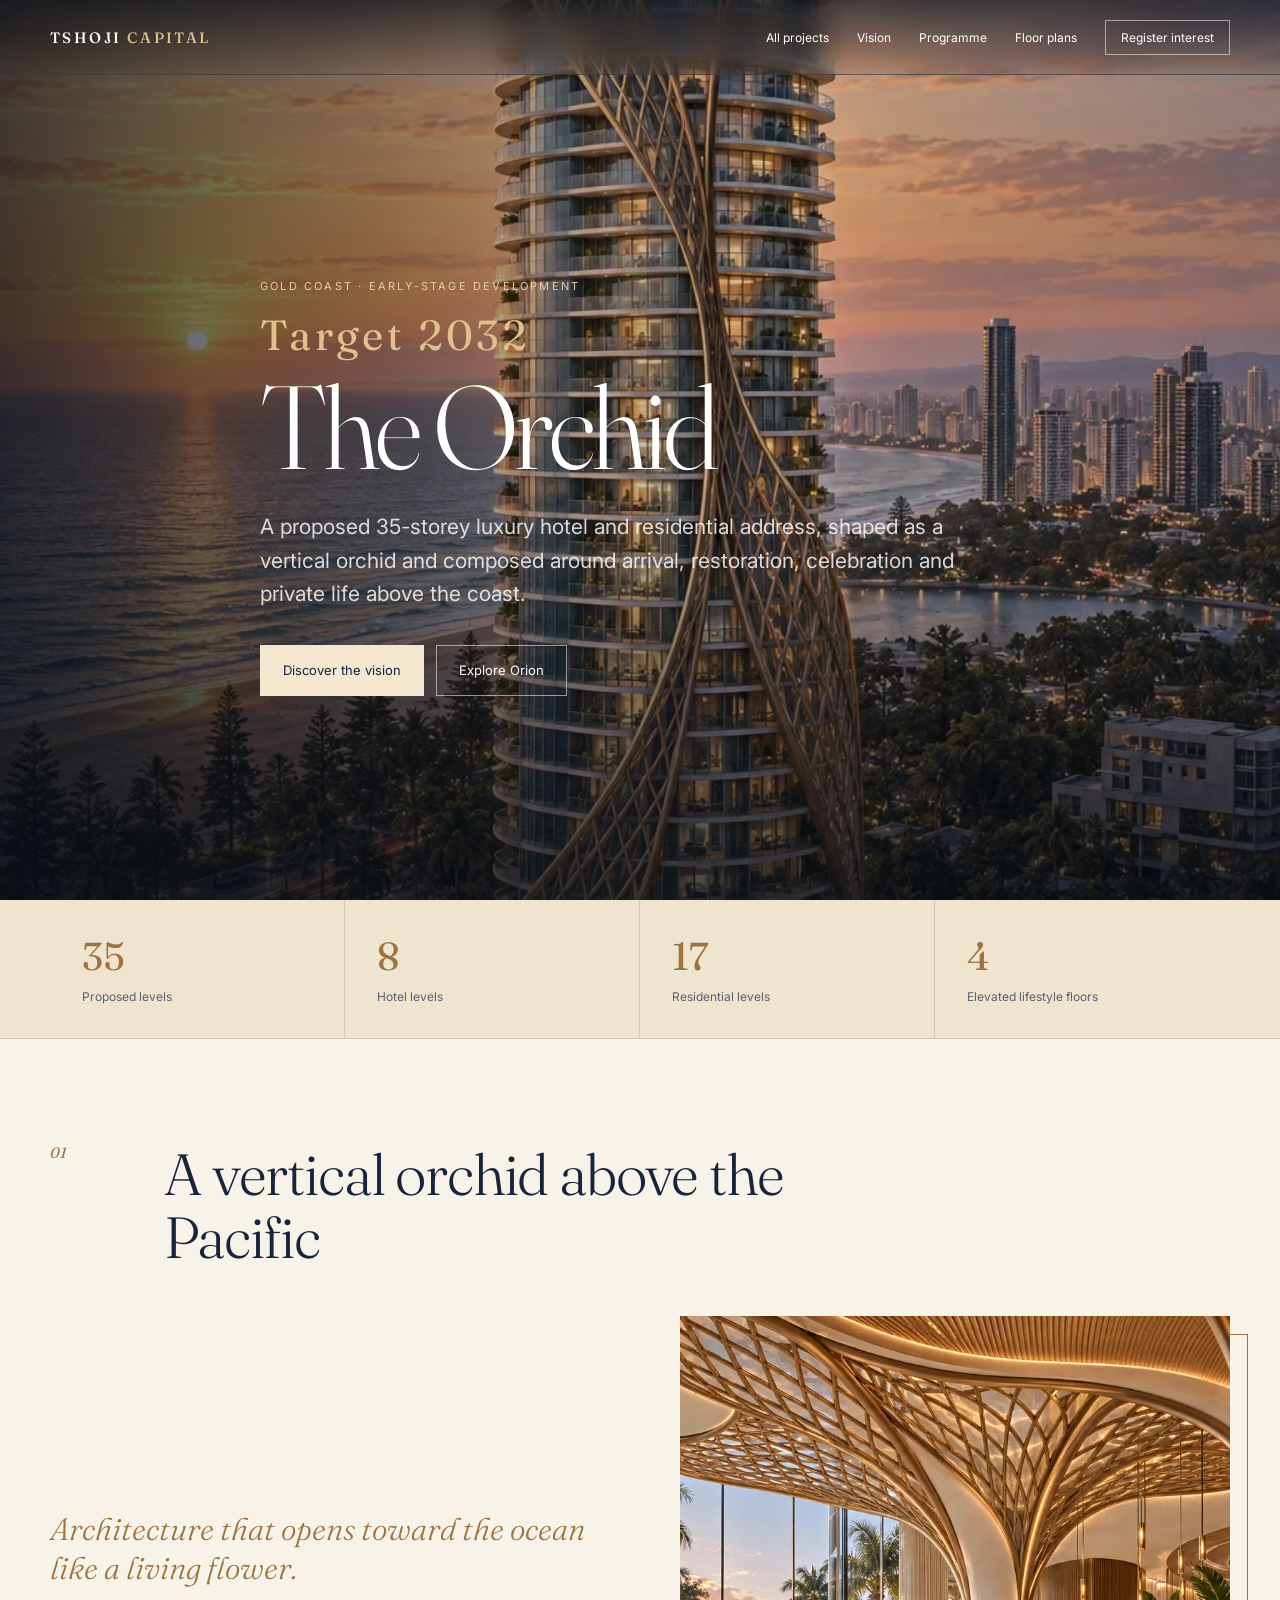
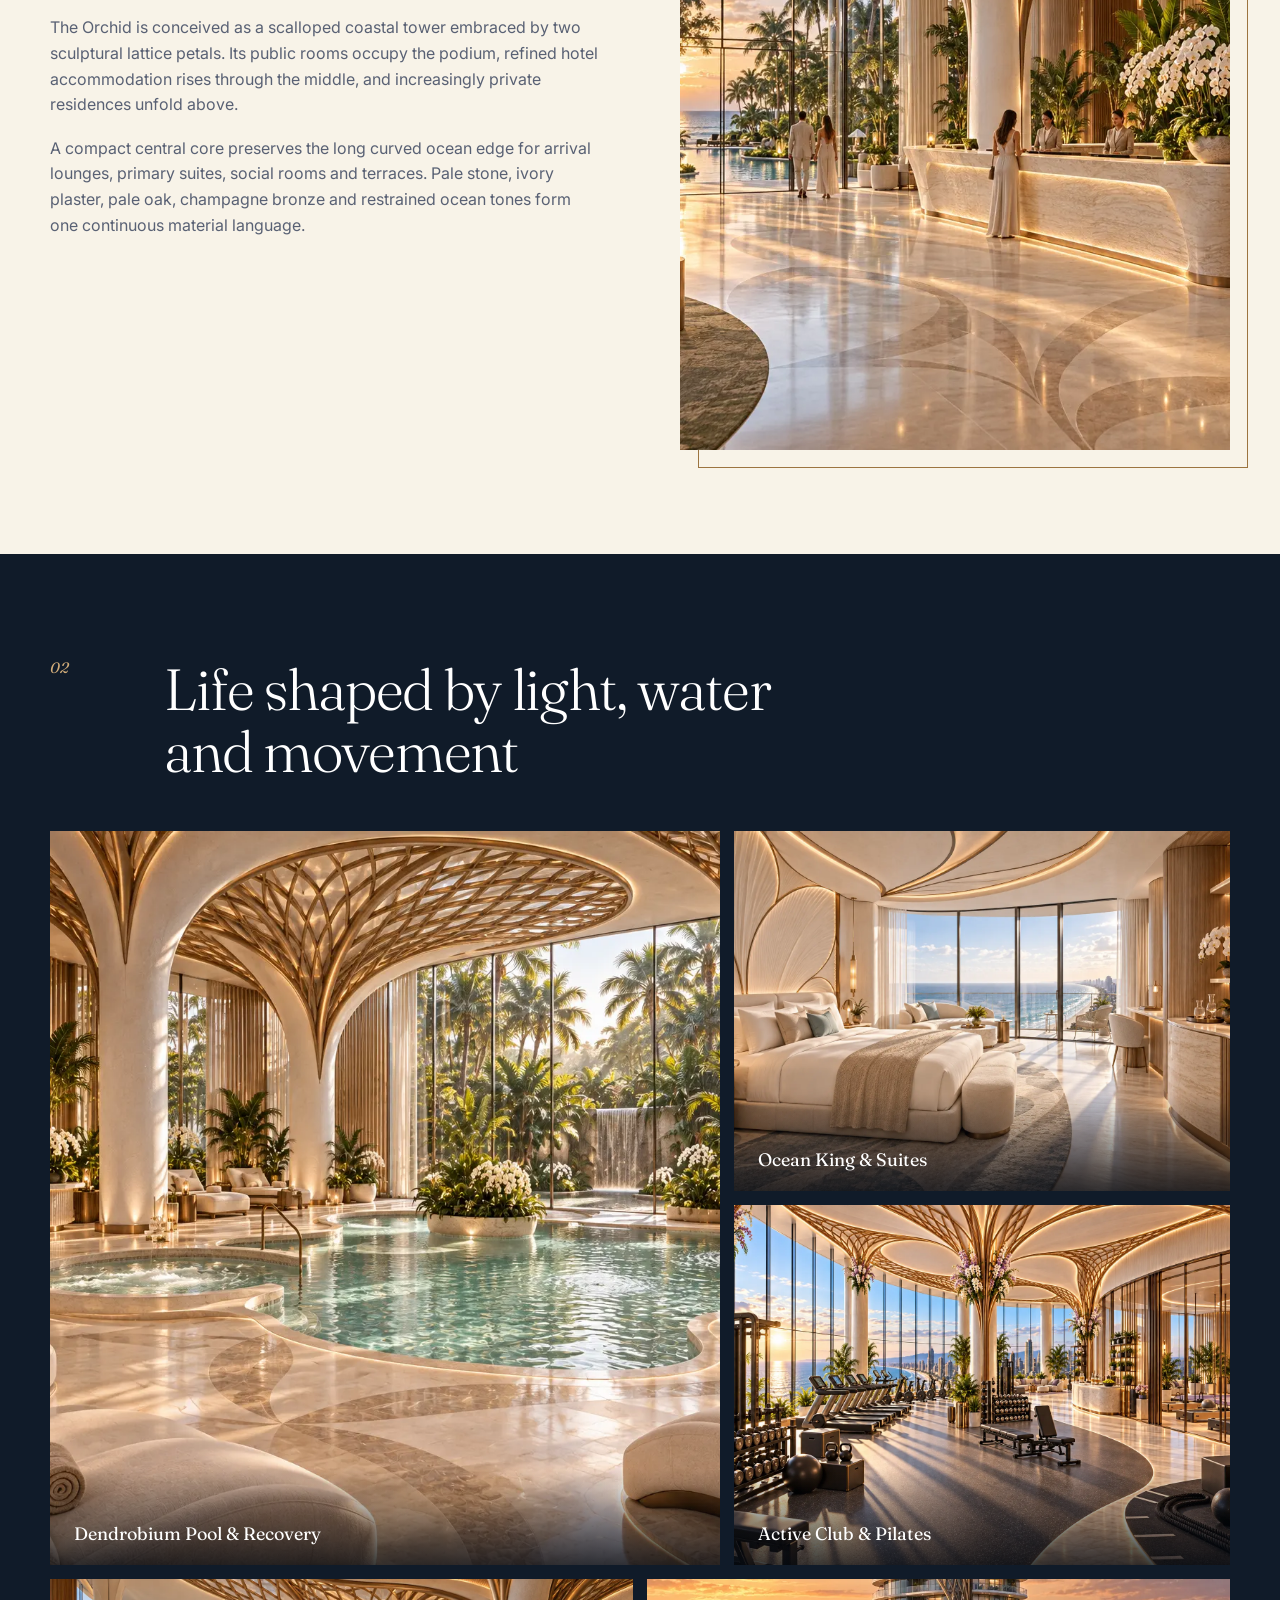
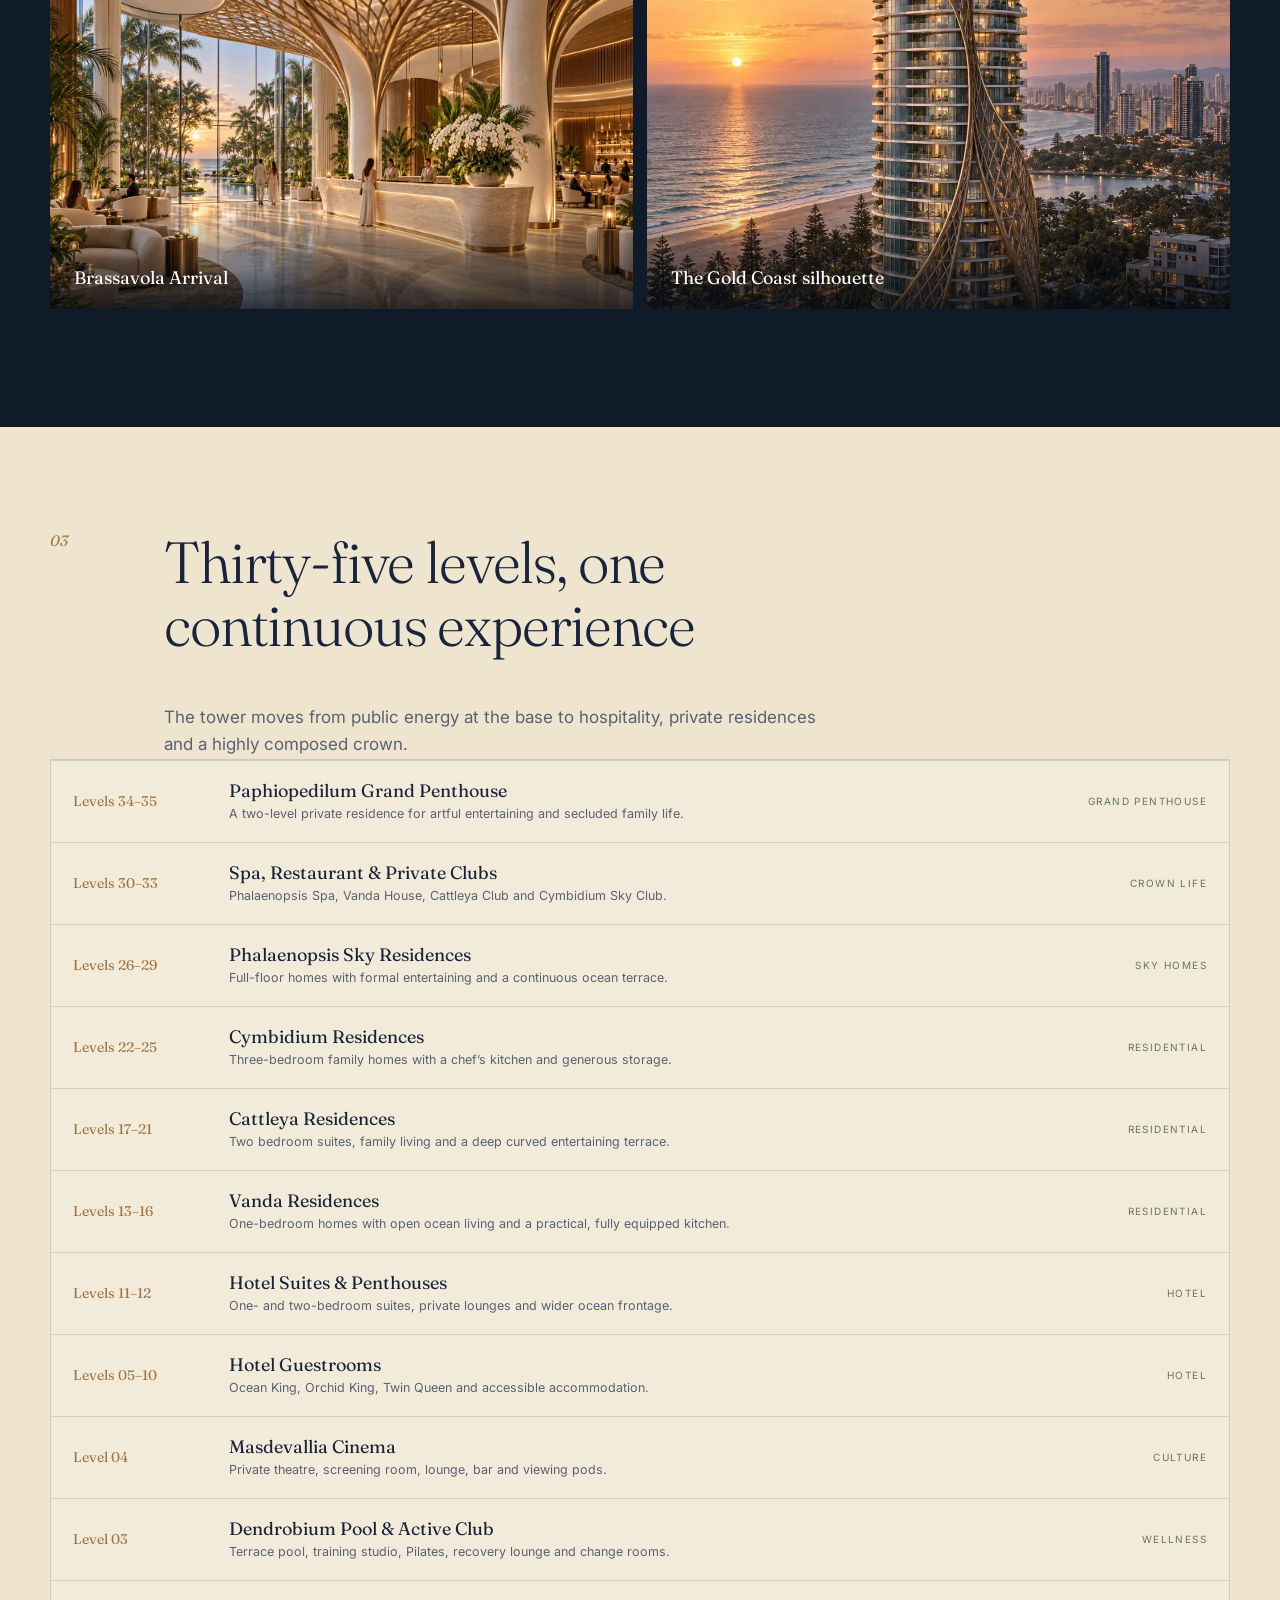
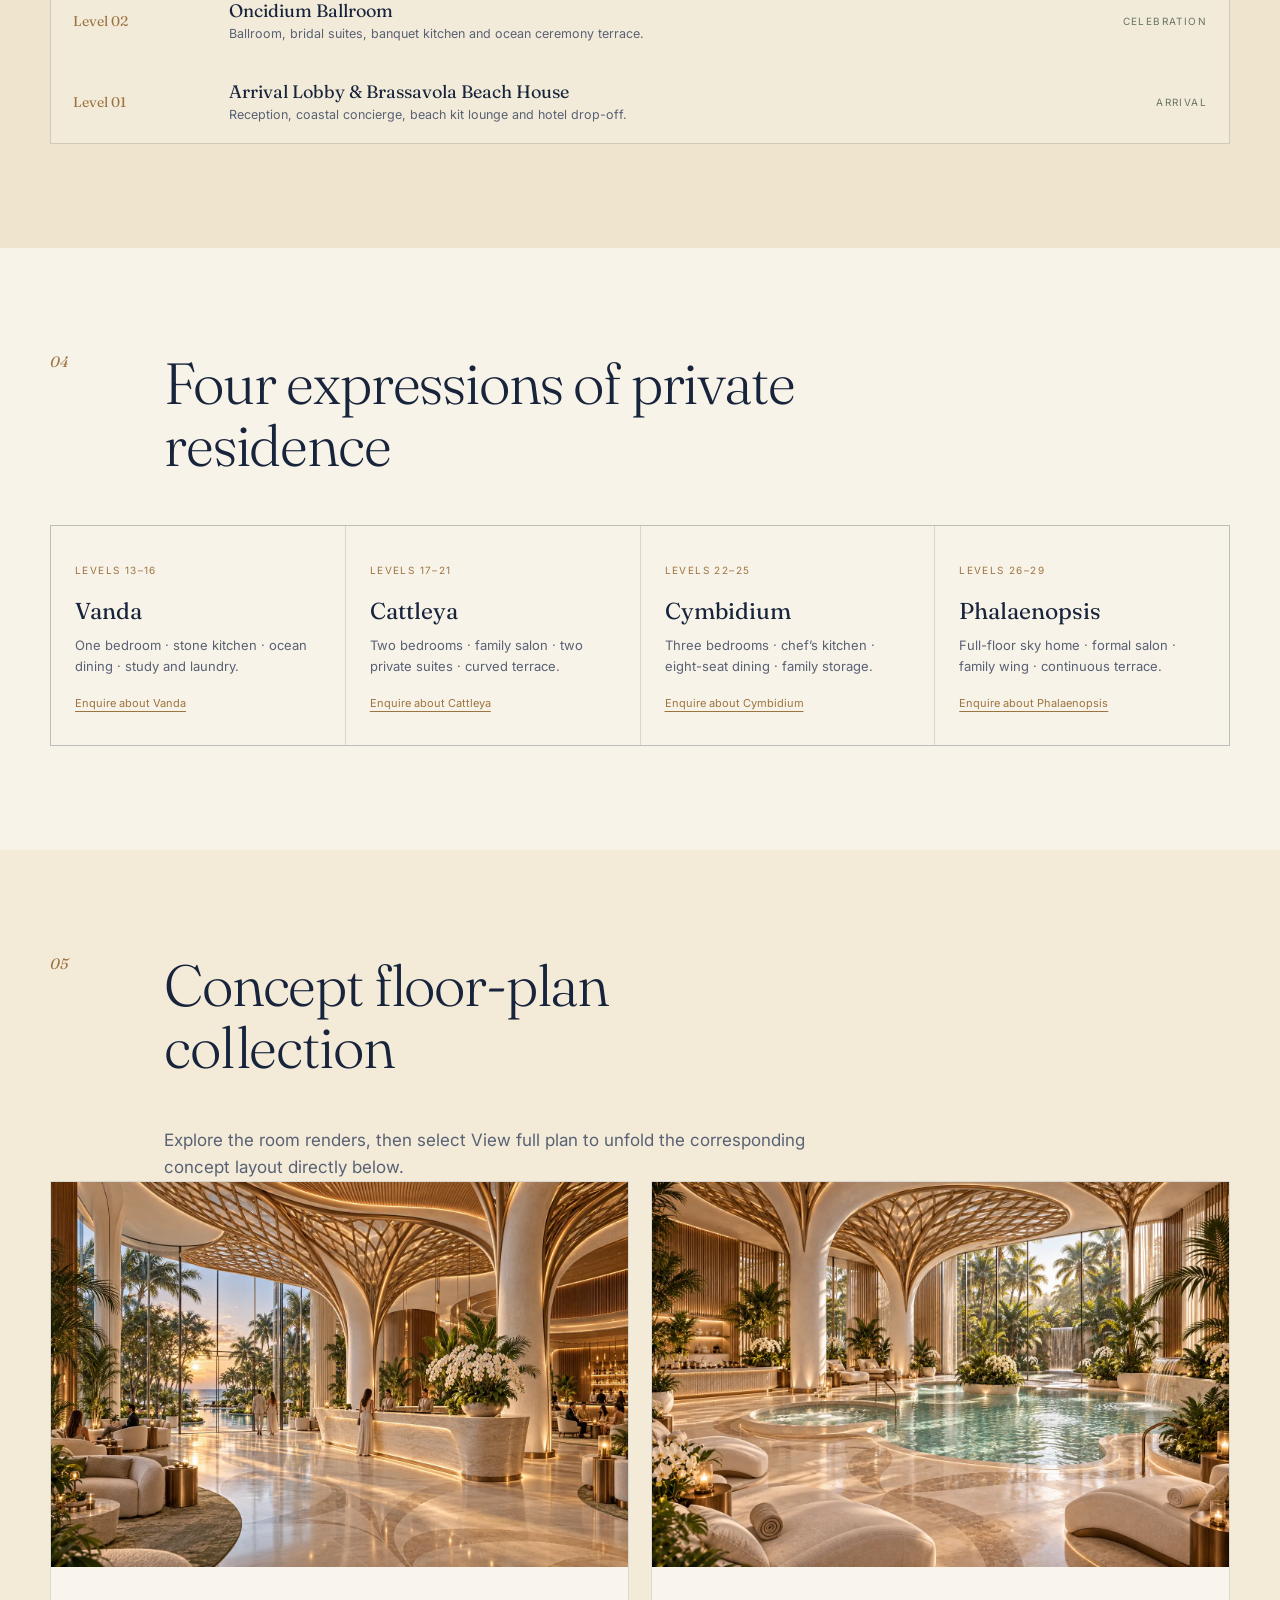
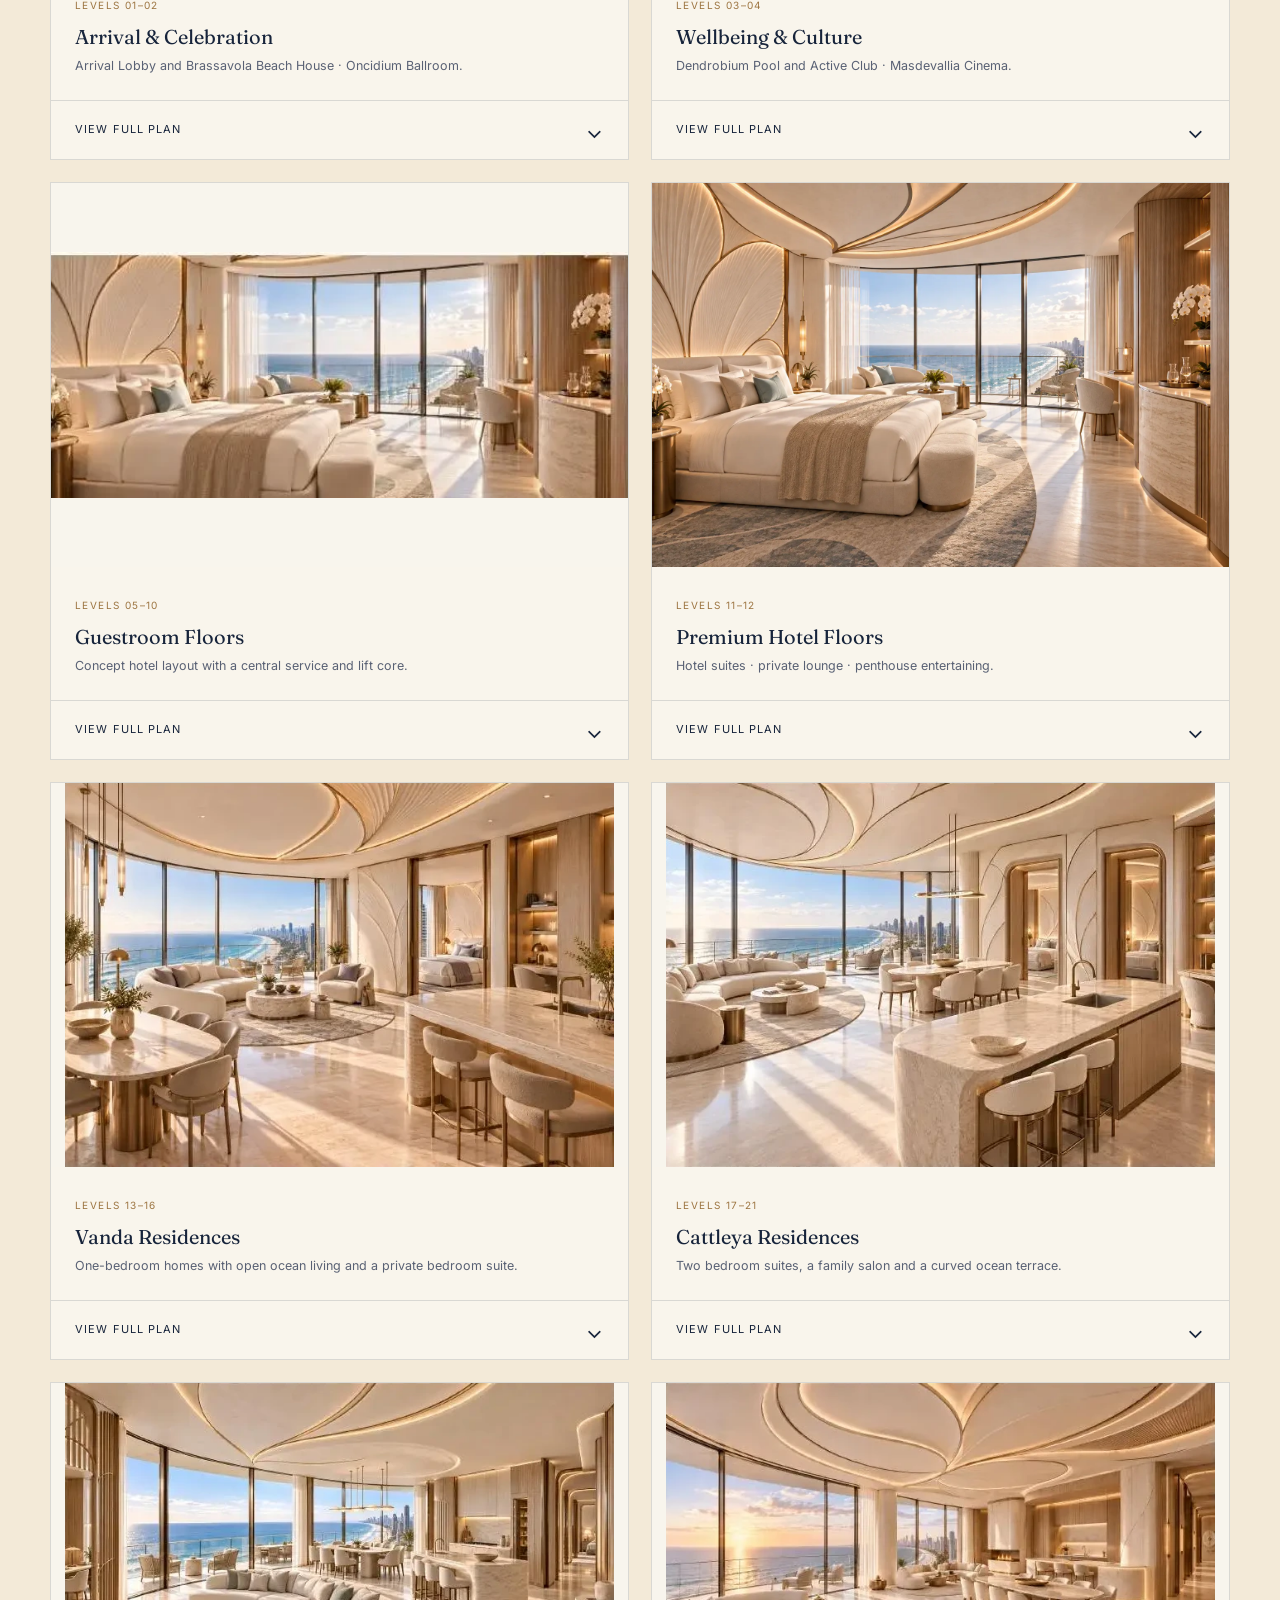
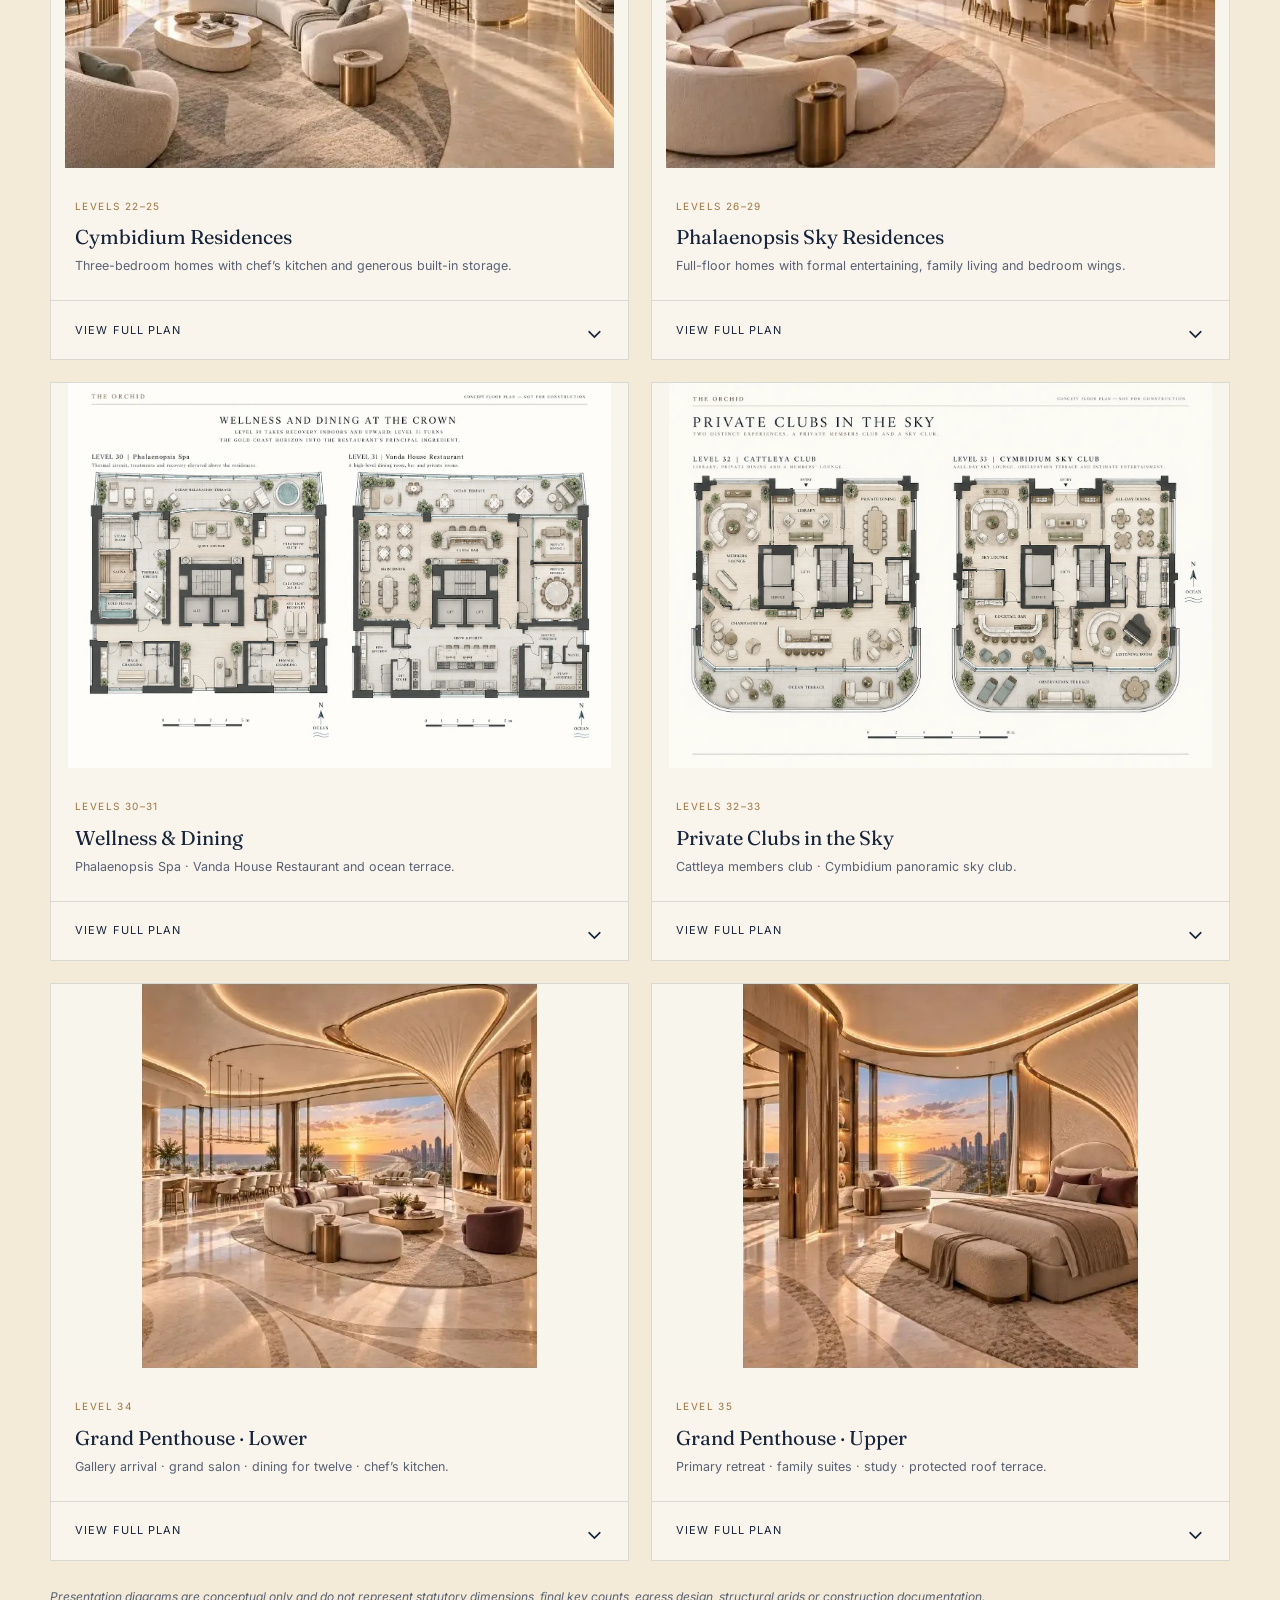
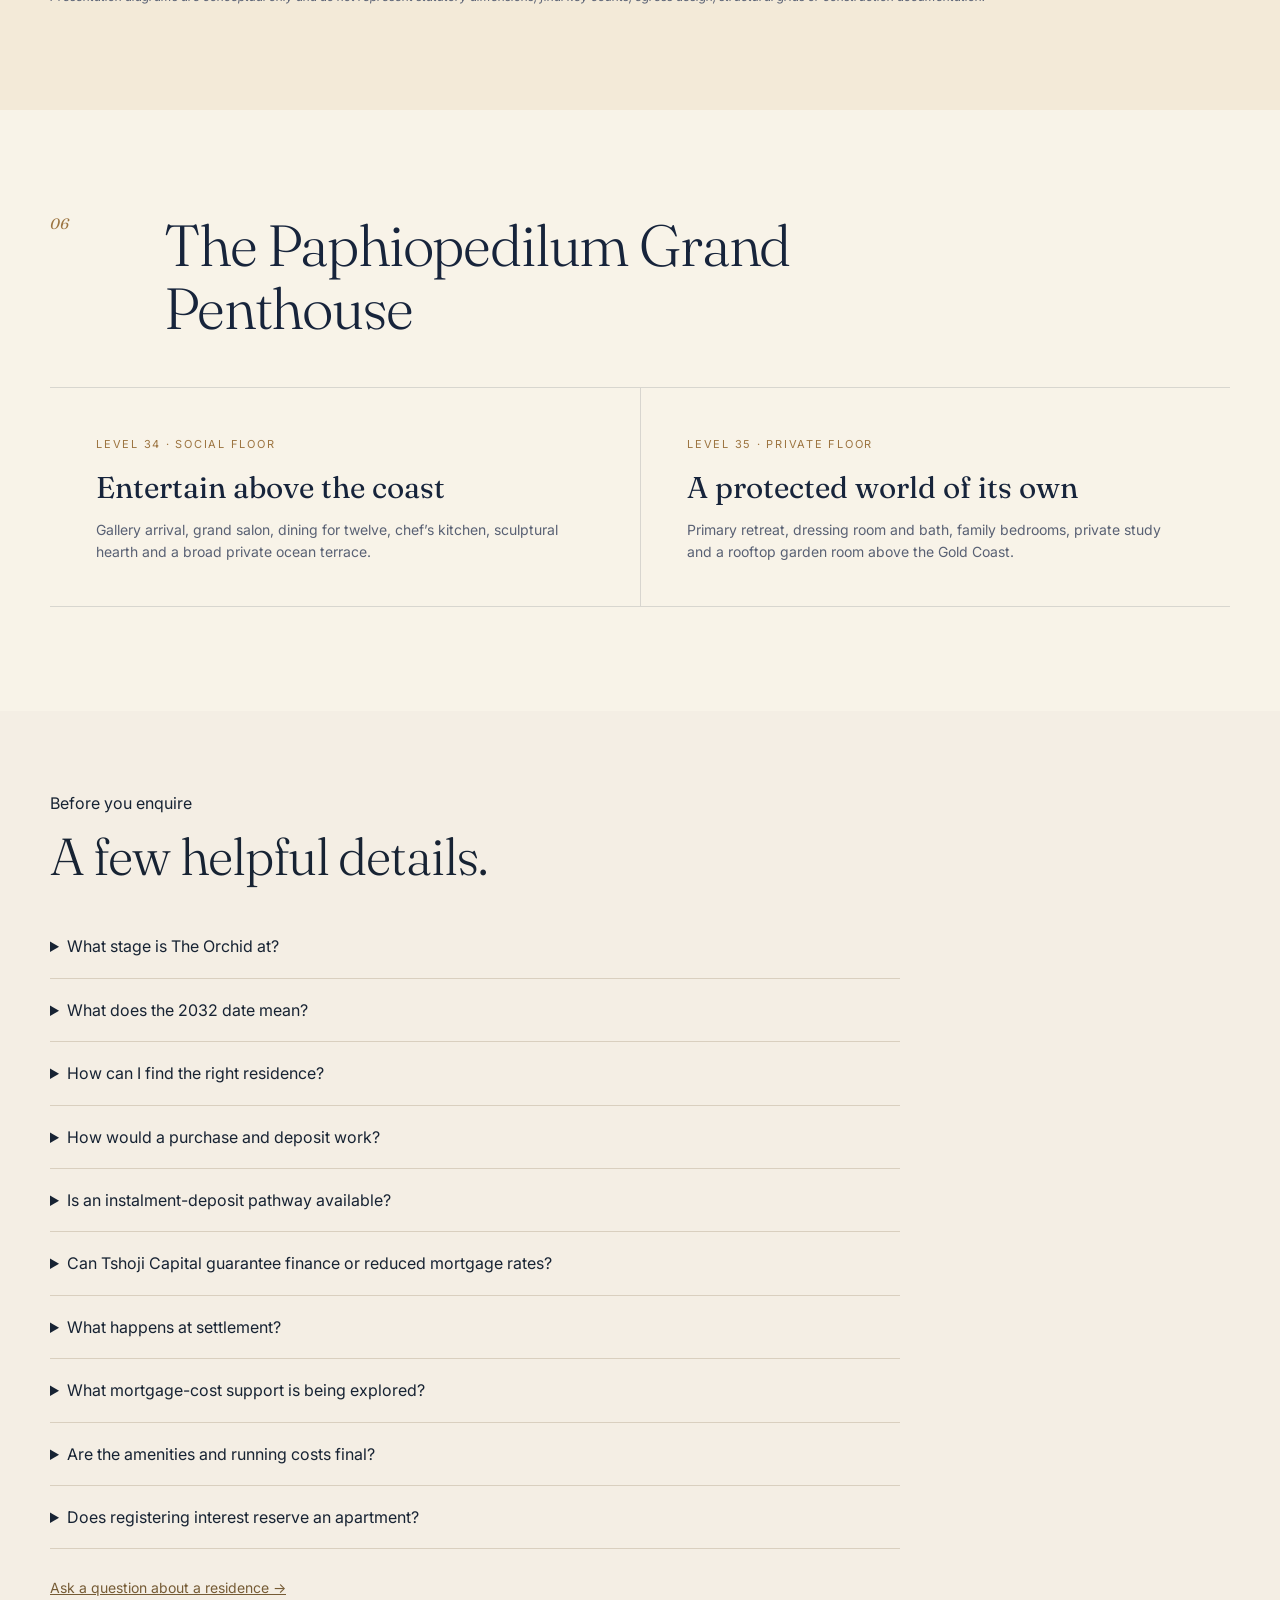
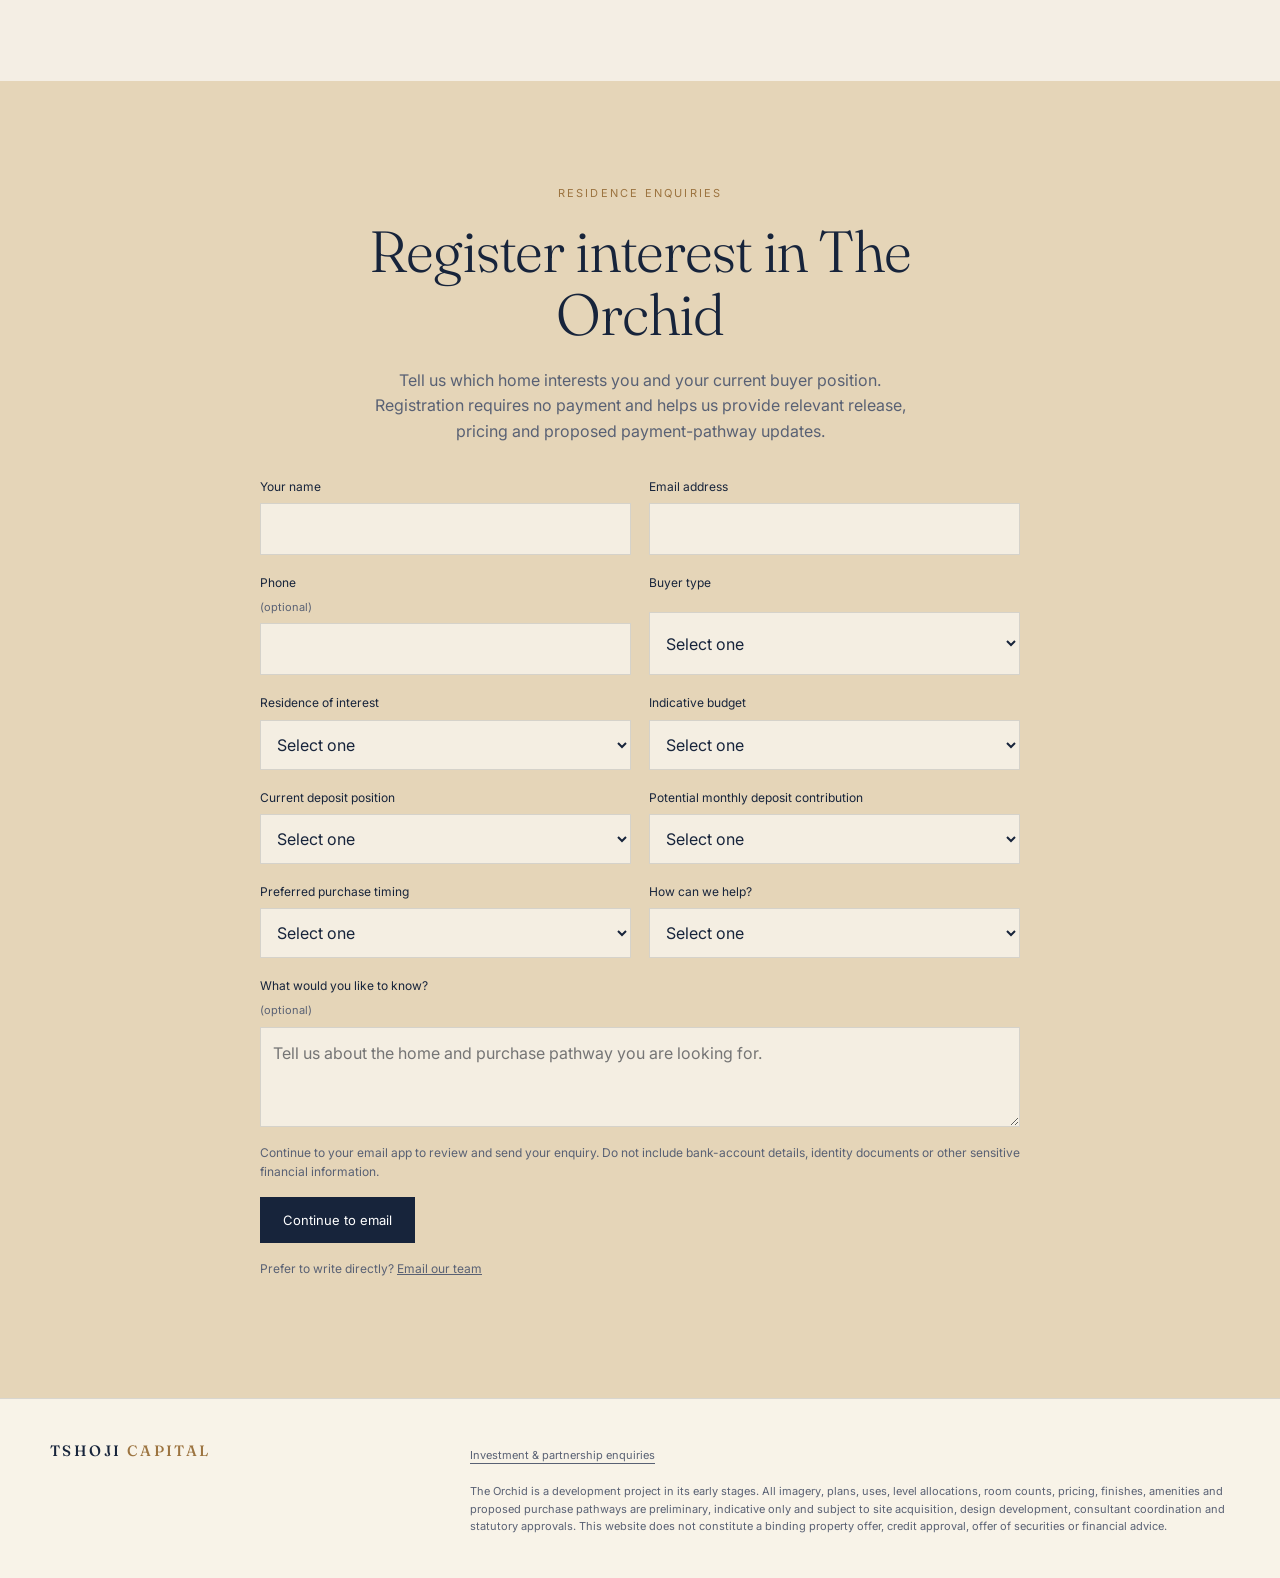
<file: the-orchid.html>
<!DOCTYPE html>
<html lang="en">
<head>
  <meta charset="UTF-8">
  <meta name="viewport" content="width=device-width, initial-scale=1.0">
  <title>The Orchid — Tshoji Capital</title>
  <meta name="description" content="Discover The Orchid, a proposed 35-storey luxury hotel and residential tower conceived for the Gold Coast.">
  <link rel="preconnect" href="https://fonts.googleapis.com">
  <link rel="preconnect" href="https://fonts.gstatic.com" crossorigin>
  <link href="https://fonts.googleapis.com/css2?family=Fraunces:ital,opsz,wght@0,9..144,300;0,9..144,400;0,9..144,500;1,9..144,400&family=Inter:wght@400;500;600&display=swap" rel="stylesheet">
  <style>
    :root{
      --ivory:#f8f3e8; --sand:#efe5cf; --petal:#e5d5b8; --ink:#17243b;
      --muted:#596174; --sage:#687563; --gold:#9c7440; --gold-light:#c39a62;
      --line:rgba(23,36,59,.14); --display:'Fraunces',Georgia,serif; --body:'Inter',sans-serif;
    }
    *{box-sizing:border-box;margin:0;padding:0}
    html{scroll-behavior:smooth}
    body{background:var(--ivory);color:var(--ink);font-family:var(--body);line-height:1.6;-webkit-font-smoothing:antialiased}
    img{display:block;width:100%}
    a{color:inherit}
    .wrap{width:min(1180px,calc(100% - 48px));margin:auto}
    .nav{position:fixed;inset:0 0 auto;z-index:30;background:rgba(248,243,232,.9);backdrop-filter:blur(14px);border-bottom:1px solid var(--line)}
    .nav-inner{height:74px;display:flex;align-items:center;justify-content:space-between;gap:28px}
    .brand{font:500 15px var(--display);letter-spacing:.16em;text-decoration:none}.brand span{color:var(--gold)}
    .nav-links{display:flex;align-items:center;gap:28px;list-style:none}.nav-links a{font-size:12px;text-decoration:none;color:var(--muted)}
    .nav-cta{border:1px solid rgba(23,36,59,.3);padding:9px 15px!important;color:var(--ink)!important}
    .hero{min-height:100vh;display:grid;align-items:end;position:relative;overflow:hidden;background:#18202a}
    .hero img{position:absolute;inset:0;height:100%;object-fit:cover;object-position:center 43%}
    .hero::after{content:"";position:absolute;inset:0;background:linear-gradient(90deg,rgba(8,14,22,.76),rgba(8,14,22,.15) 58%,rgba(8,14,22,.2)),linear-gradient(0deg,rgba(8,14,22,.68),transparent 45%)}
    .hero-copy{position:relative;z-index:2;color:white;padding:150px 0 76px;max-width:760px}
    .eyebrow{text-transform:uppercase;letter-spacing:.2em;font-size:11px;color:#e7cda7;margin-bottom:18px}
    h1{font:300 clamp(56px,10vw,118px)/.9 var(--display);letter-spacing:-.035em}
    .hero-copy p{font-size:clamp(16px,2vw,21px);max-width:56ch;margin-top:30px;color:rgba(255,255,255,.82)}
    .hero-actions{display:flex;gap:12px;flex-wrap:wrap;margin-top:34px}.btn{display:inline-block;text-decoration:none;padding:14px 22px;font-size:13px;border:1px solid rgba(255,255,255,.55)}.btn.fill{background:#f4e7d0;color:#17243b;border-color:#f4e7d0}
    .stats{background:var(--sand);border-bottom:1px solid var(--line)}
    .stats-grid{display:grid;grid-template-columns:repeat(4,1fr)}.stat{padding:32px;border-right:1px solid var(--line)}.stat:last-child{border-right:0}.stat strong{display:block;font:400 clamp(25px,3.8vw,39px) var(--display);color:var(--gold)}.stat span{display:block;font-size:12px;color:var(--muted);margin-top:7px}
    section{padding:104px 0}.section-head{display:grid;grid-template-columns:90px 1fr;gap:24px;margin-bottom:48px}.num{font:italic 15px var(--display);color:var(--gold)}
    h2{font:300 clamp(36px,5vw,58px)/1.08 var(--display);letter-spacing:-.02em;max-width:19ch}.intro{color:var(--muted);font-size:17px;max-width:60ch;margin:22px 0 0 114px}
    .story-grid{display:grid;grid-template-columns:1fr 1fr;gap:80px;align-items:center}.story-grid p{color:var(--muted);font-size:16px;margin-bottom:18px}.story-image{position:relative}.story-image img{aspect-ratio:3/4;object-fit:cover}.story-image::before{content:"";position:absolute;inset:18px -18px -18px 18px;border:1px solid var(--gold);z-index:-1}
    .quote{font:italic 300 31px/1.25 var(--display);color:var(--gold);margin-bottom:28px}
    .gallery{background:#101b29;color:#fff}.gallery .num{color:#d2ad7a}.gallery h2{color:#fff}.gallery-grid{display:grid;grid-template-columns:1.15fr .85fr;grid-template-rows:360px 360px;gap:14px}.gallery-card{position:relative;overflow:hidden}.gallery-card:first-child{grid-row:1/3}.gallery-card img{height:100%;object-fit:cover;transition:transform .8s ease}.gallery-card:hover img{transform:scale(1.025)}.gallery-label{position:absolute;left:0;right:0;bottom:0;padding:54px 24px 20px;background:linear-gradient(transparent,rgba(4,10,18,.78));font:400 18px var(--display)}
    .gallery-secondary{display:grid;grid-template-columns:1fr 1fr;gap:14px;margin-top:14px}.gallery-secondary .gallery-card{height:330px}
    .programme{background:var(--sand)}.tower-stack{border:1px solid var(--line);display:flex;flex-direction:column-reverse}.tier{display:grid;grid-template-columns:130px 1fr auto;gap:26px;align-items:center;padding:18px 22px;border-top:1px solid var(--line);background:rgba(255,255,255,.22)}.tier:first-child{border-top:0}.tier:hover{background:rgba(255,255,255,.55)}.tier-level{font:400 14px var(--display);color:var(--gold)}.tier h3{font:400 18px var(--display)}.tier p{font-size:12.5px;color:var(--muted);margin-top:2px}.tier-tag{font-size:10px;letter-spacing:.14em;text-transform:uppercase;color:var(--sage)}
    .residence-grid{display:grid;grid-template-columns:repeat(4,1fr);gap:1px;background:var(--line);border:1px solid var(--line)}.residence{background:var(--ivory);padding:30px 24px}.residence small{font-size:10px;letter-spacing:.14em;text-transform:uppercase;color:var(--gold)}.residence h3{font:400 23px var(--display);margin:16px 0 10px}.residence p{font-size:13px;color:var(--muted)}
    .plans{background:#f3ead8}.plan-grid{display:grid;grid-template-columns:repeat(2,1fr);gap:22px}.plan-card{background:rgba(255,255,255,.52);border:1px solid var(--line);padding:14px 14px 20px;display:flex;flex-direction:column}.plan-image{display:block;overflow:hidden;border:1px solid rgba(156,116,64,.24);background:#f8f5ed;margin-bottom:18px}.plan-image img{display:block;width:100%;aspect-ratio:1.414/1;object-fit:contain;transition:transform .5s ease}.plan-image:hover img{transform:scale(1.012)}.plan-copy{padding:0 8px}.plan-card small{font-size:10px;letter-spacing:.14em;color:var(--gold);text-transform:uppercase}.plan-card h3{font:400 20px var(--display);margin:7px 0}.plan-card p{font-size:12.5px;color:var(--muted)}.plan-open{display:inline-block;margin-top:13px;font-size:10px;letter-spacing:.14em;text-transform:uppercase;color:var(--ink);text-underline-offset:4px}.concept-note{margin-top:26px;font-size:12px;color:var(--muted);font-style:italic}
    .penthouse{display:grid;grid-template-columns:1fr 1fr;border-top:1px solid var(--line);border-bottom:1px solid var(--line)}.penthouse article{padding:42px 46px}.penthouse article+article{border-left:1px solid var(--line)}.penthouse small{font-size:11px;color:var(--gold);letter-spacing:.16em}.penthouse h3{font:400 30px var(--display);margin:13px 0}.penthouse p{color:var(--muted);font-size:14px}
    .enquire{background:var(--petal);text-align:center}.enquire h2{margin:auto;max-width:16ch}.enquire p{max-width:56ch;margin:22px auto 32px;color:var(--muted)}.enquire .btn{border-color:var(--ink)}
    footer{padding:42px 0;border-top:1px solid var(--line)}.footer-row{display:flex;justify-content:space-between;gap:28px;align-items:start}.legal{max-width:760px;font-size:11px;color:var(--muted)}
    .reveal{opacity:1;transform:none;transition:.7s ease}.reveal.in{opacity:1;transform:none}
    @media(max-width:900px){.nav-links li:not(:last-child){display:none}.stats-grid{grid-template-columns:1fr 1fr}.stat:nth-child(2){border-right:0}.stat:nth-child(-n+2){border-bottom:1px solid var(--line)}.story-grid{grid-template-columns:1fr;gap:46px}.gallery-grid{grid-template-columns:1fr;grid-template-rows:520px 330px 330px}.gallery-card:first-child{grid-row:auto}.residence-grid{grid-template-columns:1fr 1fr}.plan-grid{grid-template-columns:1fr 1fr}}
    @media(max-width:620px){.wrap{width:min(100% - 34px,1180px)}.nav-inner{height:64px}.hero-copy{padding-bottom:48px}.stats-grid,.residence-grid,.plan-grid,.gallery-secondary,.penthouse{grid-template-columns:1fr}.section-head{grid-template-columns:1fr;gap:8px}.intro{margin-left:0}.tier{grid-template-columns:82px 1fr}.tier-tag{display:none}.gallery-grid{grid-template-rows:470px 260px 260px}.gallery-secondary .gallery-card{height:260px}.penthouse article+article{border-left:0;border-top:1px solid var(--line)}.footer-row{flex-direction:column}section{padding:78px 0}}

    .plan-grid{align-items:start}.plan-dropdown-card{padding:0;overflow:hidden}.plan-render{background:#f8f5ed}.plan-render img{width:100%;height:auto;aspect-ratio:3/2;object-fit:contain;display:block}.plan-preview img{object-fit:contain}.plan-dropdown-card .plan-copy{padding:24px}.plan-dropdown{border-top:1px solid var(--line)}.plan-dropdown summary{list-style:none;display:flex;align-items:center;justify-content:space-between;padding:18px 24px;cursor:pointer;font-size:11px;letter-spacing:.1em;text-transform:uppercase;color:var(--ink)}.plan-dropdown summary::-webkit-details-marker{display:none}.plan-dropdown summary:hover{background:rgba(156,116,64,.07)}.plan-dropdown summary:focus-visible{outline:2px solid var(--gold);outline-offset:-4px}.plan-hide{display:none}.plan-dropdown[open] .plan-show{display:none}.plan-dropdown[open] .plan-hide{display:inline}.plan-chevron{font-size:22px;line-height:1}.plan-dropdown[open] .plan-chevron{transform:rotate(180deg)}.plan-dropdown-content{padding:12px;background:#faf8f1}.plan-dropdown-content img{display:block;width:100%;height:auto;object-fit:contain}.plan-dropdown-card:has(.plan-dropdown[open]){grid-column:1/-1}.plan-dropdown-card:has(.plan-dropdown[open]) .plan-render{max-width:680px;width:100%;margin-inline:auto}.plan-dropdown-card:hover{transform:none}@media(max-width:620px){.plan-render img{height:auto}.plan-dropdown-card:has(.plan-dropdown[open]) .plan-render img{height:auto}.plan-dropdown-content{padding:4px}}
  </style>
  <link rel="stylesheet" href="assets/site-enhancements.css">
</head>
<body>
  <a class="skip-link" href="#main-content">Skip to content</a>
  <nav class="nav">
    <div class="wrap nav-inner">
      <a class="brand" href="index.html">TSHOJI <span>CAPITAL</span></a>
      <ul class="nav-links">
        <li><a href="index.html">All projects</a></li>
        <li><a href="#vision">Vision</a></li>
        <li><a href="#programme">Programme</a></li>
        <li><a href="#plans">Floor plans</a></li>
        <li><a class="nav-cta" href="#enquire">Register interest</a></li>
      </ul>
    </div>
  </nav>
  <main id="main-content">

  <header class="hero">
    <img src="assets/orchid/exterior-sunset.webp" alt="The Orchid tower overlooking the Gold Coast at sunset">
    <div class="wrap hero-copy">
      <div class="eyebrow">Gold Coast · Early-stage development</div>
      <div class="hero-year">Target 2032</div><h1>The Orchid</h1>
      <p>A proposed 35-storey luxury hotel and residential address, shaped as a vertical orchid and composed around arrival, restoration, celebration and private life above the coast.</p>
      <div class="hero-actions">
        <a class="btn fill" href="#vision">Discover the vision</a>
        <a class="btn" href="orion.html">Explore Orion</a>
      </div>
    </div>
  </header>

  <div class="stats">
    <div class="wrap stats-grid">
      <div class="stat"><strong>35</strong><span>Proposed levels</span></div>
      <div class="stat"><strong>8</strong><span>Hotel levels</span></div>
      <div class="stat"><strong>17</strong><span>Residential levels</span></div>
      <div class="stat"><strong>4</strong><span>Elevated lifestyle floors</span></div>
    </div>
  </div>

  <section id="vision">
    <div class="wrap">
      <div class="section-head reveal"><span class="num">01</span><h2>A vertical orchid above the Pacific</h2></div>
      <div class="story-grid reveal">
        <div>
          <div class="quote">Architecture that opens toward the ocean like a living flower.</div>
          <p>The Orchid is conceived as a scalloped coastal tower embraced by two sculptural lattice petals. Its public rooms occupy the podium, refined hotel accommodation rises through the middle, and increasingly private residences unfold above.</p>
          <p>A compact central core preserves the long curved ocean edge for arrival lounges, primary suites, social rooms and terraces. Pale stone, ivory plaster, pale oak, champagne bronze and restrained ocean tones form one continuous material language.</p>
        </div>
        <div class="story-image"><img src="assets/orchid/arrival-lobby.webp" alt="The Orchid ocean-facing arrival lobby"></div>
      </div>
    </div>
  </section>

  <section class="gallery" aria-label="The Orchid gallery">
    <div class="wrap">
      <div class="section-head reveal"><span class="num">02</span><h2>Life shaped by light, water and movement</h2></div>
      <div class="gallery-grid reveal">
        <article class="gallery-card"><img src="assets/orchid/dendrobium-pool.webp" alt="Dendrobium pool and recovery club"><div class="gallery-label">Dendrobium Pool &amp; Recovery</div></article>
        <article class="gallery-card"><img src="assets/orchid/ocean-suite.webp" alt="Ocean-facing suite at The Orchid"><div class="gallery-label">Ocean King &amp; Suites</div></article>
        <article class="gallery-card"><img src="assets/orchid/active-club.webp" alt="The Orchid active club and Pilates studio"><div class="gallery-label">Active Club &amp; Pilates</div></article>
      </div>
      <div class="gallery-secondary reveal">
        <article class="gallery-card"><img src="assets/orchid/arrival-lobby.webp" alt="The Orchid lobby"><div class="gallery-label">Brassavola Arrival</div></article>
        <article class="gallery-card"><img src="assets/orchid/exterior-sunset.webp" alt="The Orchid exterior"><div class="gallery-label">The Gold Coast silhouette</div></article>
      </div>
    </div>
  </section>

  <section id="programme" class="programme">
    <div class="wrap">
      <div class="section-head reveal"><span class="num">03</span><h2>Thirty-five levels, one continuous experience</h2></div>
      <p class="intro reveal">The tower moves from public energy at the base to hospitality, private residences and a highly composed crown.</p>
      <div class="tower-stack reveal">
        <div class="tier"><div class="tier-level">Level 01</div><div><h3>Arrival Lobby &amp; Brassavola Beach House</h3><p>Reception, coastal concierge, beach kit lounge and hotel drop-off.</p></div><div class="tier-tag">Arrival</div></div>
        <div class="tier"><div class="tier-level">Level 02</div><div><h3>Oncidium Ballroom</h3><p>Ballroom, bridal suites, banquet kitchen and ocean ceremony terrace.</p></div><div class="tier-tag">Celebration</div></div>
        <div class="tier"><div class="tier-level">Level 03</div><div><h3>Dendrobium Pool &amp; Active Club</h3><p>Terrace pool, training studio, Pilates, recovery lounge and change rooms.</p></div><div class="tier-tag">Wellness</div></div>
        <div class="tier"><div class="tier-level">Level 04</div><div><h3>Masdevallia Cinema</h3><p>Private theatre, screening room, lounge, bar and viewing pods.</p></div><div class="tier-tag">Culture</div></div>
        <div class="tier"><div class="tier-level">Levels 05–10</div><div><h3>Hotel Guestrooms</h3><p>Ocean King, Orchid King, Twin Queen and accessible accommodation.</p></div><div class="tier-tag">Hotel</div></div>
        <div class="tier"><div class="tier-level">Levels 11–12</div><div><h3>Hotel Suites &amp; Penthouses</h3><p>One- and two-bedroom suites, private lounges and wider ocean frontage.</p></div><div class="tier-tag">Hotel</div></div>
        <div class="tier"><div class="tier-level">Levels 13–16</div><div><h3>Vanda Residences</h3><p>One-bedroom homes with open ocean living and a practical, fully equipped kitchen.</p></div><div class="tier-tag">Residential</div></div>
        <div class="tier"><div class="tier-level">Levels 17–21</div><div><h3>Cattleya Residences</h3><p>Two bedroom suites, family living and a deep curved entertaining terrace.</p></div><div class="tier-tag">Residential</div></div>
        <div class="tier"><div class="tier-level">Levels 22–25</div><div><h3>Cymbidium Residences</h3><p>Three-bedroom family homes with a chef’s kitchen and generous storage.</p></div><div class="tier-tag">Residential</div></div>
        <div class="tier"><div class="tier-level">Levels 26–29</div><div><h3>Phalaenopsis Sky Residences</h3><p>Full-floor homes with formal entertaining and a continuous ocean terrace.</p></div><div class="tier-tag">Sky homes</div></div>
        <div class="tier"><div class="tier-level">Levels 30–33</div><div><h3>Spa, Restaurant &amp; Private Clubs</h3><p>Phalaenopsis Spa, Vanda House, Cattleya Club and Cymbidium Sky Club.</p></div><div class="tier-tag">Crown life</div></div>
        <div class="tier"><div class="tier-level">Levels 34–35</div><div><h3>Paphiopedilum Grand Penthouse</h3><p>A two-level private residence for artful entertaining and secluded family life.</p></div><div class="tier-tag">Grand penthouse</div></div>
      </div>
    </div>
  </section>

  <section>
    <div class="wrap">
      <div class="section-head reveal"><span class="num">04</span><h2>Four expressions of private residence</h2></div>
      <div class="residence-grid reveal">
        <article class="residence"><small>Levels 13–16</small><h3>Vanda</h3><p>One bedroom · stone kitchen · ocean dining · study and laundry.</p><a class="residence-enquire" href="#enquire" data-enquiry-interest="Vanda">Enquire about Vanda</a></article>
        <article class="residence"><small>Levels 17–21</small><h3>Cattleya</h3><p>Two bedrooms · family salon · two private suites · curved terrace.</p><a class="residence-enquire" href="#enquire" data-enquiry-interest="Cattleya">Enquire about Cattleya</a></article>
        <article class="residence"><small>Levels 22–25</small><h3>Cymbidium</h3><p>Three bedrooms · chef’s kitchen · eight-seat dining · family storage.</p><a class="residence-enquire" href="#enquire" data-enquiry-interest="Cymbidium">Enquire about Cymbidium</a></article>
        <article class="residence"><small>Levels 26–29</small><h3>Phalaenopsis</h3><p>Full-floor sky home · formal salon · family wing · continuous terrace.</p><a class="residence-enquire" href="#enquire" data-enquiry-interest="Phalaenopsis">Enquire about Phalaenopsis</a></article>
      </div>
    </div>
  </section>

  <section id="plans" class="plans">
    <div class="wrap">
      <div class="section-head reveal"><span class="num">05</span><h2>Concept floor-plan collection</h2></div>
      <p class="intro reveal">Explore the room renders, then select View full plan to unfold the corresponding concept layout directly below.</p>
      <div class="plan-grid">
        <article class="plan-card plan-dropdown-card"><div class="plan-render"><img src="assets/orchid/arrival-lobby.webp" alt="The Orchid Arrival &amp; Celebration concept render" loading="lazy"></div><div class="plan-copy"><small>Levels 01–02</small><h3>Arrival &amp; Celebration</h3><p>Arrival Lobby and Brassavola Beach House · Oncidium Ballroom.</p></div><details class="plan-dropdown"><summary><span class="plan-show">View full plan</span><span class="plan-hide">Hide full plan</span><span class="plan-chevron" aria-hidden="true">⌄</span></summary><div class="plan-dropdown-content"><img src="assets/orchid/plans/podium-arrival.webp" alt="Concept floor plans for The Orchid Level 1 arrival and Level 2 ballroom" loading="lazy"></div></details></article>
        <article class="plan-card plan-dropdown-card"><div class="plan-render"><img src="assets/orchid/dendrobium-pool.webp" alt="The Orchid Wellbeing &amp; Culture concept render" loading="lazy"></div><div class="plan-copy"><small>Levels 03–04</small><h3>Wellbeing &amp; Culture</h3><p>Dendrobium Pool and Active Club · Masdevallia Cinema.</p></div><details class="plan-dropdown"><summary><span class="plan-show">View full plan</span><span class="plan-hide">Hide full plan</span><span class="plan-chevron" aria-hidden="true">⌄</span></summary><div class="plan-dropdown-content"><img src="assets/orchid/plans/podium-wellbeing.webp" alt="Concept floor plans for The Orchid Level 3 pool and active club and Level 4 cinema" loading="lazy"></div></details></article>
        <article class="plan-card plan-dropdown-card"><div class="plan-render"><img src="assets/orchid/renders/hotel-guestrooms.webp" alt="The Orchid Guestroom Floors concept render" loading="lazy"></div><div class="plan-copy"><small>Levels 05–10</small><h3>Guestroom Floors</h3><p>Concept hotel layout with a central service and lift core.</p></div><details class="plan-dropdown"><summary><span class="plan-show">View full plan</span><span class="plan-hide">Hide full plan</span><span class="plan-chevron" aria-hidden="true">⌄</span></summary><div class="plan-dropdown-content"><img src="assets/orchid/plans/hotel-guestrooms.webp" alt="Concept typical guestroom floor plan for The Orchid Levels 5 to 10" loading="lazy"></div></details></article>
        <article class="plan-card plan-dropdown-card"><div class="plan-render"><img src="assets/orchid/ocean-suite.webp" alt="The Orchid Premium Hotel Floors concept render" loading="lazy"></div><div class="plan-copy"><small>Levels 11–12</small><h3>Premium Hotel Floors</h3><p>Hotel suites · private lounge · penthouse entertaining.</p></div><details class="plan-dropdown"><summary><span class="plan-show">View full plan</span><span class="plan-hide">Hide full plan</span><span class="plan-chevron" aria-hidden="true">⌄</span></summary><div class="plan-dropdown-content"><img src="assets/orchid/plans/hotel-suites.webp" alt="Concept floor plans for The Orchid premium hotel suites on Levels 11 and 12" loading="lazy"></div></details></article>
        <article class="plan-card plan-dropdown-card"><div class="plan-render"><img src="assets/orchid/renders/vanda-residences.webp" alt="The Orchid Vanda Residences concept render" loading="lazy"></div><div class="plan-copy"><small>Levels 13–16</small><h3>Vanda Residences</h3><p>One-bedroom homes with open ocean living and a private bedroom suite.</p></div><details class="plan-dropdown"><summary><span class="plan-show">View full plan</span><span class="plan-hide">Hide full plan</span><span class="plan-chevron" aria-hidden="true">⌄</span></summary><div class="plan-dropdown-content"><img src="assets/orchid/plans/vanda-residences.webp" alt="Concept floor plan for The Orchid Vanda one-bedroom residences" loading="lazy"></div></details></article>
        <article class="plan-card plan-dropdown-card"><div class="plan-render"><img src="assets/orchid/renders/cattleya-residences.webp" alt="The Orchid Cattleya Residences concept render" loading="lazy"></div><div class="plan-copy"><small>Levels 17–21</small><h3>Cattleya Residences</h3><p>Two bedroom suites, a family salon and a curved ocean terrace.</p></div><details class="plan-dropdown"><summary><span class="plan-show">View full plan</span><span class="plan-hide">Hide full plan</span><span class="plan-chevron" aria-hidden="true">⌄</span></summary><div class="plan-dropdown-content"><img src="assets/orchid/plans/cattleya-residences.webp" alt="Concept floor plan for The Orchid Cattleya two-bedroom residences" loading="lazy"></div></details></article>
        <article class="plan-card plan-dropdown-card"><div class="plan-render"><img src="assets/orchid/renders/cymbidium-residences.webp" alt="The Orchid Cymbidium Residences concept render" loading="lazy"></div><div class="plan-copy"><small>Levels 22–25</small><h3>Cymbidium Residences</h3><p>Three-bedroom homes with chef’s kitchen and generous built-in storage.</p></div><details class="plan-dropdown"><summary><span class="plan-show">View full plan</span><span class="plan-hide">Hide full plan</span><span class="plan-chevron" aria-hidden="true">⌄</span></summary><div class="plan-dropdown-content"><img src="assets/orchid/plans/cymbidium-residences.webp" alt="Concept floor plan for The Orchid Cymbidium three-bedroom residences" loading="lazy"></div></details></article>
        <article class="plan-card plan-dropdown-card"><div class="plan-render"><img src="assets/orchid/renders/phalaenopsis-residences.webp" alt="The Orchid Phalaenopsis Sky Residences concept render" loading="lazy"></div><div class="plan-copy"><small>Levels 26–29</small><h3>Phalaenopsis Sky Residences</h3><p>Full-floor homes with formal entertaining, family living and bedroom wings.</p></div><details class="plan-dropdown"><summary><span class="plan-show">View full plan</span><span class="plan-hide">Hide full plan</span><span class="plan-chevron" aria-hidden="true">⌄</span></summary><div class="plan-dropdown-content"><img src="assets/orchid/plans/phalaenopsis-residences.webp" alt="Concept floor plan for The Orchid Phalaenopsis full-floor sky residences" loading="lazy"></div></details></article>
        <article class="plan-card plan-dropdown-card"><div class="plan-render plan-preview"><img src="assets/orchid/plans/crown-wellness-dining.webp" alt="Concept floor plans for The Orchid Level 30 spa and Level 31 restaurant" loading="lazy"></div><div class="plan-copy"><small>Levels 30–31</small><h3>Wellness &amp; Dining</h3><p>Phalaenopsis Spa · Vanda House Restaurant and ocean terrace.</p></div><details class="plan-dropdown"><summary><span class="plan-show">View full plan</span><span class="plan-hide">Hide full plan</span><span class="plan-chevron" aria-hidden="true">⌄</span></summary><div class="plan-dropdown-content"><img src="assets/orchid/plans/crown-wellness-dining.webp" alt="Concept floor plans for The Orchid Level 30 spa and Level 31 restaurant" loading="lazy"></div></details></article>
        <article class="plan-card plan-dropdown-card"><div class="plan-render plan-preview"><img src="assets/orchid/plans/sky-clubs.webp" alt="Concept floor plans for The Orchid private clubs on Levels 32 and 33" loading="lazy"></div><div class="plan-copy"><small>Levels 32–33</small><h3>Private Clubs in the Sky</h3><p>Cattleya members club · Cymbidium panoramic sky club.</p></div><details class="plan-dropdown"><summary><span class="plan-show">View full plan</span><span class="plan-hide">Hide full plan</span><span class="plan-chevron" aria-hidden="true">⌄</span></summary><div class="plan-dropdown-content"><img src="assets/orchid/plans/sky-clubs.webp" alt="Concept floor plans for The Orchid private clubs on Levels 32 and 33" loading="lazy"></div></details></article>
        <article class="plan-card plan-dropdown-card"><div class="plan-render"><img src="assets/orchid/renders/penthouse-lower.webp" alt="The Orchid Grand Penthouse · Lower concept render" loading="lazy"></div><div class="plan-copy"><small>Level 34</small><h3>Grand Penthouse · Lower</h3><p>Gallery arrival · grand salon · dining for twelve · chef’s kitchen.</p></div><details class="plan-dropdown"><summary><span class="plan-show">View full plan</span><span class="plan-hide">Hide full plan</span><span class="plan-chevron" aria-hidden="true">⌄</span></summary><div class="plan-dropdown-content"><img src="assets/orchid/plans/penthouse-lower.webp" alt="Concept floor plan for the lower level of The Orchid Grand Penthouse" loading="lazy"></div></details></article>
        <article class="plan-card plan-dropdown-card"><div class="plan-render"><img src="assets/orchid/renders/penthouse-upper.webp" alt="The Orchid Grand Penthouse · Upper concept render" loading="lazy"></div><div class="plan-copy"><small>Level 35</small><h3>Grand Penthouse · Upper</h3><p>Primary retreat · family suites · study · protected roof terrace.</p></div><details class="plan-dropdown"><summary><span class="plan-show">View full plan</span><span class="plan-hide">Hide full plan</span><span class="plan-chevron" aria-hidden="true">⌄</span></summary><div class="plan-dropdown-content"><img src="assets/orchid/plans/penthouse-upper.webp" alt="Concept floor plan for the upper level of The Orchid Grand Penthouse" loading="lazy"></div></details></article>
      </div>
      <p class="concept-note">Presentation diagrams are conceptual only and do not represent statutory dimensions, final key counts, egress design, structural grids or construction documentation.</p>
    </div>
  </section>

  <section>
    <div class="wrap">
      <div class="section-head reveal"><span class="num">06</span><h2>The Paphiopedilum Grand Penthouse</h2></div>
      <div class="penthouse reveal">
        <article><small>LEVEL 34 · SOCIAL FLOOR</small><h3>Entertain above the coast</h3><p>Gallery arrival, grand salon, dining for twelve, chef’s kitchen, sculptural hearth and a broad private ocean terrace.</p></article>
        <article><small>LEVEL 35 · PRIVATE FLOOR</small><h3>A protected world of its own</h3><p>Primary retreat, dressing room and bath, family bedrooms, private study and a rooftop garden room above the Gold Coast.</p></article>
      </div>
    </div>
  </section>

  <section class="buyer-faq" id="buyer-questions"><div class="wrap"><div class="kicker">Before you enquire</div><h2>A few helpful details.</h2><div class="faq-list"><details><summary>What stage is The Orchid at?</summary><p>The Orchid is a development project in its early stages. The design is being developed and remains subject to site acquisition, consultant coordination, funding and statutory approvals.</p></details><details><summary>What does the 2032 date mean?</summary><p>2032 is The Orchid’s indicative target year, not a guaranteed completion or move-in date. Enquire for the latest project status before making any plans.</p></details><details><summary>How can I find the right residence?</summary><p>Explore the residence renders and concept floor plans, then tell us your preferred bedroom count and layout. No formal price list has been released; request future pricing and release updates through the enquiry form.</p></details><details><summary>How would a purchase and deposit work?</summary><p>Registration is the first step only. A purchase would occur after a formal release, required disclosure and a written off-the-plan contract. Any future part-payments or deposit would be paid directly to a legally compliant trust account under the contract—not to Tshoji Capital through this website.</p></details><details><summary>Is an instalment-deposit pathway available?</summary><p>A structured pathway is being assessed for qualified buyers, with an illustrative initial contribution of A$30,000 to A$100,000 and continuing through monthly contributions toward the contractual deposit. Final terms require legal, project and lender approval and have not been released.</p></details><details><summary>Can Tshoji Capital guarantee finance or reduced mortgage rates?</summary><p>No. Home-loan approval and interest rates are determined by the lender. Tshoji Capital does not provide credit assistance. Any future finance introduction or company-funded mortgage-cost assistance would be separately documented and subject to availability, eligibility, independent advice, responsible-lending assessment and approval by an appropriately licensed provider.</p></details><details><summary>What happens at settlement?</summary><p>Under a future purchase contract, the deposit would form part of the purchase price. The remaining balance and applicable costs would be payable at settlement, using the buyer’s funds and any approved finance. Contract dates, adjustments, duty and other costs must be reviewed with the buyer’s independent solicitor.</p></details><details><summary>What mortgage-cost support is being explored?</summary><p>We are exploring a separately funded, capped contribution toward eligible buyers’ mortgage costs during the first one to two years after settlement. This is a proposed program, not a released offer or a guaranteed reduction in a lender’s interest rate. Eligibility, contribution limits, duration and funding must be agreed and disclosed in writing before any offer is made.</p></details><details><summary>Are the amenities and running costs final?</summary><p>The amenities shown are proposed. Access arrangements, service charges, body corporate levies and operating details are not finalised. Ask for the latest information on the residence you are considering.</p></details><details><summary>Does registering interest reserve an apartment?</summary><p>No. An enquiry is an expression of interest only; it does not reserve a residence, require a deposit or create a purchase contract.</p></details></div><a class="faq-link" href="#enquire">Ask a question about a residence &rarr;</a></div></section>
  <section id="enquire" class="enquire">
    <div class="wrap reveal">
      <div class="eyebrow" style="color:var(--gold)">Residence enquiries</div>
      <h2>Register interest in The Orchid</h2>
      <p>Tell us which home interests you and your current buyer position. Registration requires no payment and helps us provide relevant release, pricing and proposed payment-pathway updates.</p>
      <form class="buyer-enquiry" data-project="The Orchid" action="mailto:contact@tshojicapital.com" method="get"><div class="enquiry-fields"><label>Your name<input name="name" autocomplete="name" maxlength="100" required></label><label>Email address<input name="email" type="email" autocomplete="email" maxlength="254" required></label><label>Phone <span>(optional)</span><input name="phone" type="tel" autocomplete="tel" maxlength="40"></label><label>Buyer type<select name="buyer_type" required><option value="">Select one</option><option>First-home buyer</option><option>Owner-occupier</option><option>Downsizer</option><option>Property investor</option><option>Still exploring</option></select></label><label>Residence of interest<select name="interest"><option value="">Select one</option><option>Vanda · One bedroom</option><option>Cattleya · Two bedrooms</option><option>Cymbidium · Three bedrooms</option><option>Phalaenopsis · Full-floor sky home</option><option>Grand Penthouse</option><option>Help me choose</option></select></label><label>Indicative budget<select name="budget"><option value="">Select one</option><option>Under A$1 million</option><option>A$1m–A$1.5m</option><option>A$1.5m–A$2m</option><option>A$2m–A$3m</option><option>A$3m–A$5m</option><option>A$5m+</option><option>Not decided</option></select></label><label>Current deposit position<select name="deposit"><option value="">Select one</option><option>Under A$30,000</option><option>A$30,000–under A$60,000</option><option>A$60,000–under A$100,000</option><option>A$100,000–under A$160,000</option><option>A$160,000 or more</option><option>Prefer to discuss</option></select></label><label>Potential monthly deposit contribution<select name="monthly"><option value="">Select one</option><option>Under A$2,000</option><option>A$2,000–under A$5,000</option><option>A$5,000–under A$10,000</option><option>A$10,000 or more</option><option>Prefer to discuss</option></select></label><label>Preferred purchase timing<select name="timing"><option value="">Select one</option><option>Within 6 months of a formal release</option><option>6–12 months after a formal release</option><option>1–2 years after a formal release</option><option>More than 2 years after a formal release</option><option>Project updates only</option></select></label><label>How can we help?<select name="request"><option value="">Select one</option><option>Residence details and floor plans</option><option>Indicative pricing</option><option>Proposed instalment-deposit pathway</option><option>Proposed mortgage-cost support</option><option>Finance introduction when available</option><option>Project and release updates</option><option>Amenities and services</option><option>Arrange a conversation</option></select></label><label class="enquiry-message">What would you like to know? <span>(optional)</span><textarea name="message" rows="3" maxlength="1500" placeholder="Tell us about the home and purchase pathway you are looking for."></textarea></label></div><p class="enquiry-help">Continue to your email app to review and send your enquiry. Do not include bank-account details, identity documents or other sensitive financial information.</p><button class="btn enquiry-submit" type="submit">Continue to email</button><p class="enquiry-status" role="status" aria-live="polite"></p><p class="enquiry-direct">Prefer to write directly? <a href="mailto:contact@tshojicapital.com?subject=The%20Orchid%20residence%20enquiry">Email our team</a></p></form>
    </div>
  </section>

  </main><nav class="mobile-enquiry-bar" aria-label="Residence shortcuts"><a href="#plans">Explore plans</a><a href="#enquire">Enquire about The Orchid</a></nav>
  <footer>
    <div class="wrap footer-row">
      <a class="brand" href="index.html">TSHOJI <span>CAPITAL</span></a>
      <div class="footer-information"><a class="partner-enquiry" href="mailto:contact@tshojicapital.com?subject=Investment%20%26%20partnership%20enquiry&amp;body=Please%20contact%20me%20to%20discuss%20investment%20or%20partnership%20opportunities.%0A%0AName%3A%0ACompany%3A%0APhone%3A%0AProject%20of%20interest%3A">Investment &amp; partnership enquiries</a><p class="legal">The Orchid is a development project in its early stages. All imagery, plans, uses, level allocations, room counts, pricing, finishes, amenities and proposed purchase pathways are preliminary, indicative only and subject to site acquisition, design development, consultant coordination and statutory approvals. This website does not constitute a binding property offer, credit approval, offer of securities or financial advice.</p></div>
    </div>
  </footer>

  <script>
    (function(){
      var nodes=document.querySelectorAll('.reveal');
      if(!('IntersectionObserver' in window)){nodes.forEach(function(n){n.classList.add('in')});return}
      nodes.forEach(function(n){n.classList.add('reveal-pending')});var io=new IntersectionObserver(function(entries){entries.forEach(function(e){if(e.isIntersecting){e.target.classList.add('in');io.unobserve(e.target)}})},{threshold:0,rootMargin:'0px'});
      nodes.forEach(function(n){io.observe(n)});
    })();
  </script><script src="assets/site-enhancements.js"></script>
</body>
</html>
</file>
<file: assets/site-enhancements.css>
/* Shared experience layer — Tshoji Capital */
.buyer-faq{padding:80px 0;background:#f4eee4;color:#172333}.buyer-faq h2{font:300 clamp(34px,5vw,52px)/1.1 var(--display);margin:12px 0 30px}.faq-list{max-width:850px}.faq-list details{border-bottom:1px solid #d9cfbf;padding:0}.faq-list summary{cursor:pointer;min-height:60px;padding:20px 32px 20px 0;font-size:16px;line-height:1.4}.faq-list p{max-width:70ch;font-size:14px;line-height:1.8;color:#53606b;padding:0 0 22px}.faq-link{display:inline-block;margin-top:28px;font-size:14px;color:#755b35}.faq-list summary:focus-visible{outline:2px solid #a47e46;outline-offset:4px}.mobile-enquiry-bar{display:none}@media(max-width:620px){body:has(.mobile-enquiry-bar){padding-bottom:calc(64px + env(safe-area-inset-bottom))}.mobile-enquiry-bar{display:flex;position:fixed;bottom:0;left:0;right:0;z-index:40;background:#071421;border-top:1px solid #bda078;padding:10px 16px calc(10px + env(safe-area-inset-bottom));gap:10px}.mobile-enquiry-bar a{display:flex;align-items:center;justify-content:center;flex:1;min-height:44px;text-align:center;color:#fff;text-decoration:none;font-size:12px}.mobile-enquiry-bar a:last-child{background:#dfc497;color:#071421}.buyer-faq{padding:56px 0}.lightbox-open .mobile-enquiry-bar,.menu-open .mobile-enquiry-bar{display:none}.back-top{bottom:90px!important}}
.hero-year{font:400 clamp(26px,4vw,42px)/1 var(--display);color:#e1c08e;letter-spacing:.08em;margin:0 0 18px}.image-year{position:absolute;z-index:1;bottom:28px;left:28px;color:#fff;font:400 13px var(--body);letter-spacing:.12em;text-transform:uppercase}.image-year span{display:block;font:400 32px/1.2 var(--display);letter-spacing:.03em;margin-top:6px}.project-year{position:absolute;z-index:1;top:24px;right:24px;padding:12px 17px;border:1px solid rgba(255,255,255,.4);background:rgba(7,20,33,.7);color:#fff;font:400 30px/1 var(--display);letter-spacing:.04em;backdrop-filter:blur(8px)}@media(max-width:620px){.project-year{top:18px;right:18px;font-size:25px}.image-year{bottom:18px;left:18px}}
::selection{background:#cfaa73;color:#071421}
body{overflow-x:hidden}body.menu-open,body.lightbox-open{overflow:hidden}
a,button{-webkit-tap-highlight-color:transparent}a:focus-visible,button:focus-visible{outline:2px solid #cfaa73;outline-offset:4px}
.scroll-progress{position:fixed;z-index:100;top:0;left:0;width:100%;height:2px;transform:scaleX(0);transform-origin:left;background:#cda66d;pointer-events:none;will-change:transform}
.nav{transition:background .35s ease,border-color .35s ease,box-shadow .35s ease,color .35s ease}
.nav.is-over-hero{background:linear-gradient(180deg,rgba(5,13,22,.66),rgba(5,13,22,.08));border-color:rgba(255,255,255,.12);box-shadow:none;color:#fff}
.nav.is-over-hero .brand,.nav.is-over-hero .nav-links a{color:#fff}.nav.is-over-hero .brand span{color:#e1c08e}.nav.is-over-hero .nav-cta{border-color:rgba(255,255,255,.52)!important;color:#fff!important}
.nav-links a{position:relative;transition:color .25s ease}.nav-links a:not(.nav-cta)::after{content:"";position:absolute;left:0;right:100%;bottom:-7px;height:1px;background:currentColor;transition:right .3s ease}.nav-links a:hover::after,.nav-links a.is-active::after{right:0}
.menu-toggle{display:none;border:0;background:transparent;color:inherit;width:42px;height:42px;align-items:center;justify-content:center;cursor:pointer}.menu-toggle-lines{display:grid;gap:6px;width:22px}.menu-toggle-lines i{display:block;height:1px;background:currentColor;transition:transform .3s ease,opacity .3s ease}body.menu-open .menu-toggle-lines i:first-child{transform:translateY(3.5px) rotate(45deg)}body.menu-open .menu-toggle-lines i:last-child{transform:translateY(-3.5px) rotate(-45deg)}
.project-card,.hotel-card,.plan-card{transition:transform .45s cubic-bezier(.2,.8,.2,1),box-shadow .45s ease,border-color .45s ease}.project-card:hover,.hotel-card:hover,.plan-card:hover{box-shadow:0 25px 70px rgba(15,25,38,.11);border-color:rgba(153,114,62,.34)}.project-card:hover,.hotel-card:hover{transform:translateY(-3px)}
.btn{transition:background .25s ease,color .25s ease,border-color .25s ease,transform .25s ease}.btn:hover{transform:translateY(-2px)}
.hero-copy .eyebrow{animation:heroIn .8s .08s both}.hero-copy h1{animation:heroIn .9s .16s both}.hero-copy>p{animation:heroIn .9s .25s both}.hero-copy .hero-actions{animation:heroIn .9s .34s both}@keyframes heroIn{from{opacity:0;transform:translateY(22px)}to{opacity:1;transform:none}}
.plan-card{position:relative}.plan-image,.plan-zoom{position:relative;cursor:zoom-in}.plan-zoom{display:block;width:100%;padding:0;border:0;background:#fff;text-align:left;color:inherit}.plan-image::after,.plan-zoom::after{content:"Expand plan";position:absolute;right:13px;bottom:13px;padding:8px 10px;background:rgba(7,20,33,.88);color:#fff;font:500 9px/1 Inter,sans-serif;letter-spacing:.12em;text-transform:uppercase;opacity:0;transform:translateY(5px);transition:.25s ease}.plan-image:hover::after,.plan-zoom:hover::after{opacity:1;transform:none}
.plan-lightbox{position:fixed;z-index:120;inset:0;display:grid;grid-template-rows:auto 1fr auto;background:rgba(4,10,17,.96);color:#fff;opacity:0;visibility:hidden;transition:opacity .28s ease,visibility .28s ease}.plan-lightbox.is-open{opacity:1;visibility:visible}.lightbox-top{display:flex;align-items:center;justify-content:space-between;gap:25px;padding:18px 24px;border-bottom:1px solid rgba(255,255,255,.12)}.lightbox-title{font:400 20px Fraunces,Georgia,serif}.lightbox-level{font-size:9px;letter-spacing:.15em;text-transform:uppercase;color:#d8b47f;margin-bottom:3px}.lightbox-close{border:1px solid rgba(255,255,255,.3);background:transparent;color:#fff;width:42px;height:42px;font-size:23px;cursor:pointer}.lightbox-stage{min-height:0;display:flex;align-items:center;justify-content:center;padding:22px 76px;overflow:auto}.lightbox-stage img{width:auto;max-width:100%;height:auto;max-height:calc(100vh - 164px);object-fit:contain;box-shadow:0 20px 70px rgba(0,0,0,.4)}.lightbox-nav{position:absolute;top:50%;transform:translateY(-50%);width:44px;height:58px;border:1px solid rgba(255,255,255,.25);background:rgba(4,10,17,.55);color:#fff;font-size:22px;cursor:pointer}.lightbox-prev{left:18px}.lightbox-next{right:18px}.lightbox-foot{padding:13px 24px;text-align:center;border-top:1px solid rgba(255,255,255,.1);font-size:10px;letter-spacing:.12em;text-transform:uppercase;color:rgba(255,255,255,.55)}
.back-top{position:fixed;z-index:38;right:22px;bottom:22px;width:44px;height:44px;border:1px solid rgba(20,34,58,.2);background:rgba(248,243,232,.92);backdrop-filter:blur(8px);color:#14223a;cursor:pointer;opacity:0;visibility:hidden;transform:translateY(8px);transition:.28s ease;font-size:17px}.back-top.is-visible{opacity:1;visibility:visible;transform:none}.back-top:hover{background:#14223a;color:#fff}
.contact-actions{display:flex;gap:10px;flex-wrap:wrap;margin-top:28px}.contact-actions .btn{border-color:rgba(20,34,58,.34)}.contact-actions .btn:first-child{background:#14223a;color:#fff;border-color:#14223a}
@media(max-width:900px){.menu-toggle{display:flex;position:relative;z-index:52}.nav .nav-links{position:fixed;z-index:50;inset:0;display:flex!important;flex-direction:column;align-items:flex-start;justify-content:center;gap:0;padding:96px max(28px,8vw) 46px;background:#071421;color:#fff;opacity:0;visibility:hidden;pointer-events:none;transform:translateY(-14px);transition:.32s ease;overflow:auto}body.menu-open .nav .nav-links{opacity:1;visibility:visible;pointer-events:auto;transform:none}.nav .nav-links li{display:block!important;width:100%;border-bottom:1px solid rgba(255,255,255,.12)}.nav .nav-links a{display:block;padding:16px 0;color:#fff!important;font:300 clamp(24px,7vw,38px)/1.1 Fraunces,Georgia,serif}.nav .nav-links .nav-cta{border:0!important;padding:18px 0!important;color:#d8b47f!important}.nav .nav-links a::after{display:none}body.menu-open .nav{background:#071421!important;color:#fff;border-color:rgba(255,255,255,.12)}body.menu-open .nav .brand span{color:#d8b47f}.lightbox-stage{padding:16px 18px 72px}.lightbox-nav{top:auto;bottom:17px;height:42px}.lightbox-prev{left:calc(50% - 52px)}.lightbox-next{right:calc(50% - 52px)}}
@media(max-width:620px){.back-top{right:14px;bottom:14px}.contact-actions{flex-direction:column}.contact-actions .btn{justify-content:center}.plan-image::after,.plan-zoom::after{opacity:1;transform:none}.lightbox-top{padding:13px 15px}.lightbox-title{font-size:17px}.lightbox-foot{display:none}}
@media(prefers-reduced-motion:reduce){html{scroll-behavior:auto!important}*,*::before,*::after{animation-duration:.01ms!important;animation-iteration-count:1!important;transition-duration:.01ms!important}}

/* Keep media within its grid track on narrow screens. */
img,video{max-width:100%}.plan-card,.project-image,.hotel-card,.res-card,.gallery-card{min-width:0}.plan-dropdown-content{overflow:hidden}.plan-dropdown-content img{height:auto!important;max-width:100%}

/* Resilient layouts and accessible navigation. */
.buyer-enquiry{max-width:760px;margin:30px auto 0;text-align:left}.contact .buyer-enquiry{margin-left:0}.enquiry-fields{display:grid;grid-template-columns:repeat(2,minmax(0,1fr));gap:18px}.enquiry-fields label{display:grid;gap:7px;font-size:12px;color:var(--ink);min-width:0}.enquiry-fields label span{font-size:11px;color:var(--muted)}.enquiry-fields input,.enquiry-fields select,.enquiry-fields textarea{display:block;width:100%;min-width:0;border:1px solid var(--line);border-radius:0;padding:13px 12px;background:rgba(255,255,255,.6);color:var(--ink);font:400 16px/1.5 var(--body)}.enquiry-fields input:focus-visible,.enquiry-fields select:focus-visible,.enquiry-fields textarea:focus-visible{outline:2px solid var(--gold);outline-offset:2px}.enquiry-fields textarea{resize:vertical}.enquiry-message{grid-column:1/-1}.buyer-enquiry .enquiry-help,.buyer-enquiry .enquiry-direct,.buyer-enquiry .enquiry-status{font-size:12px;color:var(--muted);max-width:none;margin:16px 0;overflow-wrap:anywhere}.buyer-enquiry .enquiry-status:empty{display:none}.enquiry-submit{background:var(--ink);color:#fff;border-color:var(--ink);cursor:pointer;font-family:var(--body)}.partner-enquiry{display:inline-block;margin:24px 0 0;font-size:11px;color:var(--muted);text-underline-offset:4px}.footer-information{max-width:760px}.footer-information .partner-enquiry{margin-top:0}.footer-information .legal{margin-top:16px}.residence-enquire{display:inline-block;margin-top:18px;font-size:11px;color:var(--gold);text-underline-offset:4px}
@media(max-width:620px){.enquiry-fields{grid-template-columns:1fr}.enquiry-submit{width:100%;text-align:center}.res-card{min-height:440px}.res-copy p{max-width:48ch}.partner-enquiry{line-height:1.6}}
html{scroll-padding-top:90px}main{display:block}section[id],article[id]{scroll-margin-top:90px}
.skip-link{position:fixed;top:12px;left:12px;z-index:200;padding:12px 18px;background:#f8f3e8;color:#14223a;transform:translateY(-160%)}.skip-link:focus{transform:none}
.reveal.reveal-pending:not(.in){opacity:0;transform:translateY(18px)}
.brand{flex-shrink:0}.nav-links a{white-space:nowrap}.menu-toggle{flex-shrink:0}.contact-row>*{min-width:0}.contact-row a{overflow-wrap:anywhere}
.res-copy{padding-bottom:54px}.plan-link{min-height:28px;display:inline-flex;align-items:center}.plan-copy,.project-copy,.residence,.tier>div{min-width:0}
.plan-render img{height:auto}.plan-dropdown summary{gap:12px}.plan-chevron{flex-shrink:0}
@media(max-width:1100px) and (min-width:901px){.nav-inner{gap:16px}.nav-links{gap:16px}.nav-links a{font-size:11px}}
@media(max-width:620px){.hero{min-height:100svh}.contact-row{grid-template-columns:70px minmax(0,1fr);gap:14px}.stat{padding:24px 18px}.tier{gap:14px;padding:18px 14px;grid-template-columns:70px minmax(0,1fr)}.penthouse article{padding:30px 24px}.project-meta{grid-template-columns:repeat(3,minmax(0,1fr))}.project-meta span{letter-spacing:.02em}.project-meta div+div{padding-left:10px}.lightbox-stage img{max-height:calc(100dvh - 180px)}}
@media(prefers-reduced-motion:reduce){.reveal.reveal-pending:not(.in){opacity:1;transform:none}}

/* Buyer purchase and payment information. */
.purchase-pathways{padding:104px 0;background:#fff;color:var(--ink)}.purchase-heading{display:grid;grid-template-columns:1fr .8fr;gap:70px;align-items:end;margin-bottom:42px}.purchase-heading h2{font:300 clamp(38px,5vw,60px)/1.06 var(--display);max-width:17ch;margin-top:12px}.purchase-heading>p{color:var(--muted);font-size:14px;max-width:52ch}.purchase-grid{display:grid;grid-template-columns:repeat(4,minmax(0,1fr));border:1px solid var(--line)}.purchase-grid article{padding:30px 25px;min-width:0}.purchase-grid article+article{border-left:1px solid var(--line)}.purchase-grid span{font:italic 13px var(--display);color:var(--gold)}.purchase-grid h3{font:400 21px/1.2 var(--display);margin:17px 0 10px}.purchase-grid p,.pathway-panel p{font-size:12px;line-height:1.75;color:var(--muted)}.pathway-panel{display:grid;grid-template-columns:.72fr 1.28fr;gap:56px;margin-top:28px;padding:38px;background:var(--navy);color:#fff}.pathway-panel h3{font:300 clamp(29px,3.5vw,43px)/1.08 var(--display);margin-top:12px}.pathway-panel p{color:rgba(255,255,255,.72);margin-bottom:13px}.pathway-panel .kicker{color:var(--gold-light)}.purchase-cta{display:inline-block;margin-top:12px;color:var(--gold-light);font-size:12px;text-underline-offset:4px}.purchase-note{font-size:11px;color:var(--muted);margin-top:18px;padding-left:15px;border-left:2px solid var(--gold)}
@media(max-width:900px){.purchase-heading,.pathway-panel{grid-template-columns:1fr;gap:28px}.purchase-grid{grid-template-columns:1fr 1fr}.purchase-grid article:nth-child(3){border-left:0;border-top:1px solid var(--line)}.purchase-grid article:nth-child(4){border-top:1px solid var(--line)}}
@media(max-width:620px){.purchase-pathways{padding:72px 0}.purchase-grid{grid-template-columns:1fr}.purchase-grid article+article{border-left:0;border-top:1px solid var(--line)}.pathway-panel{padding:28px 22px}}
</file>
